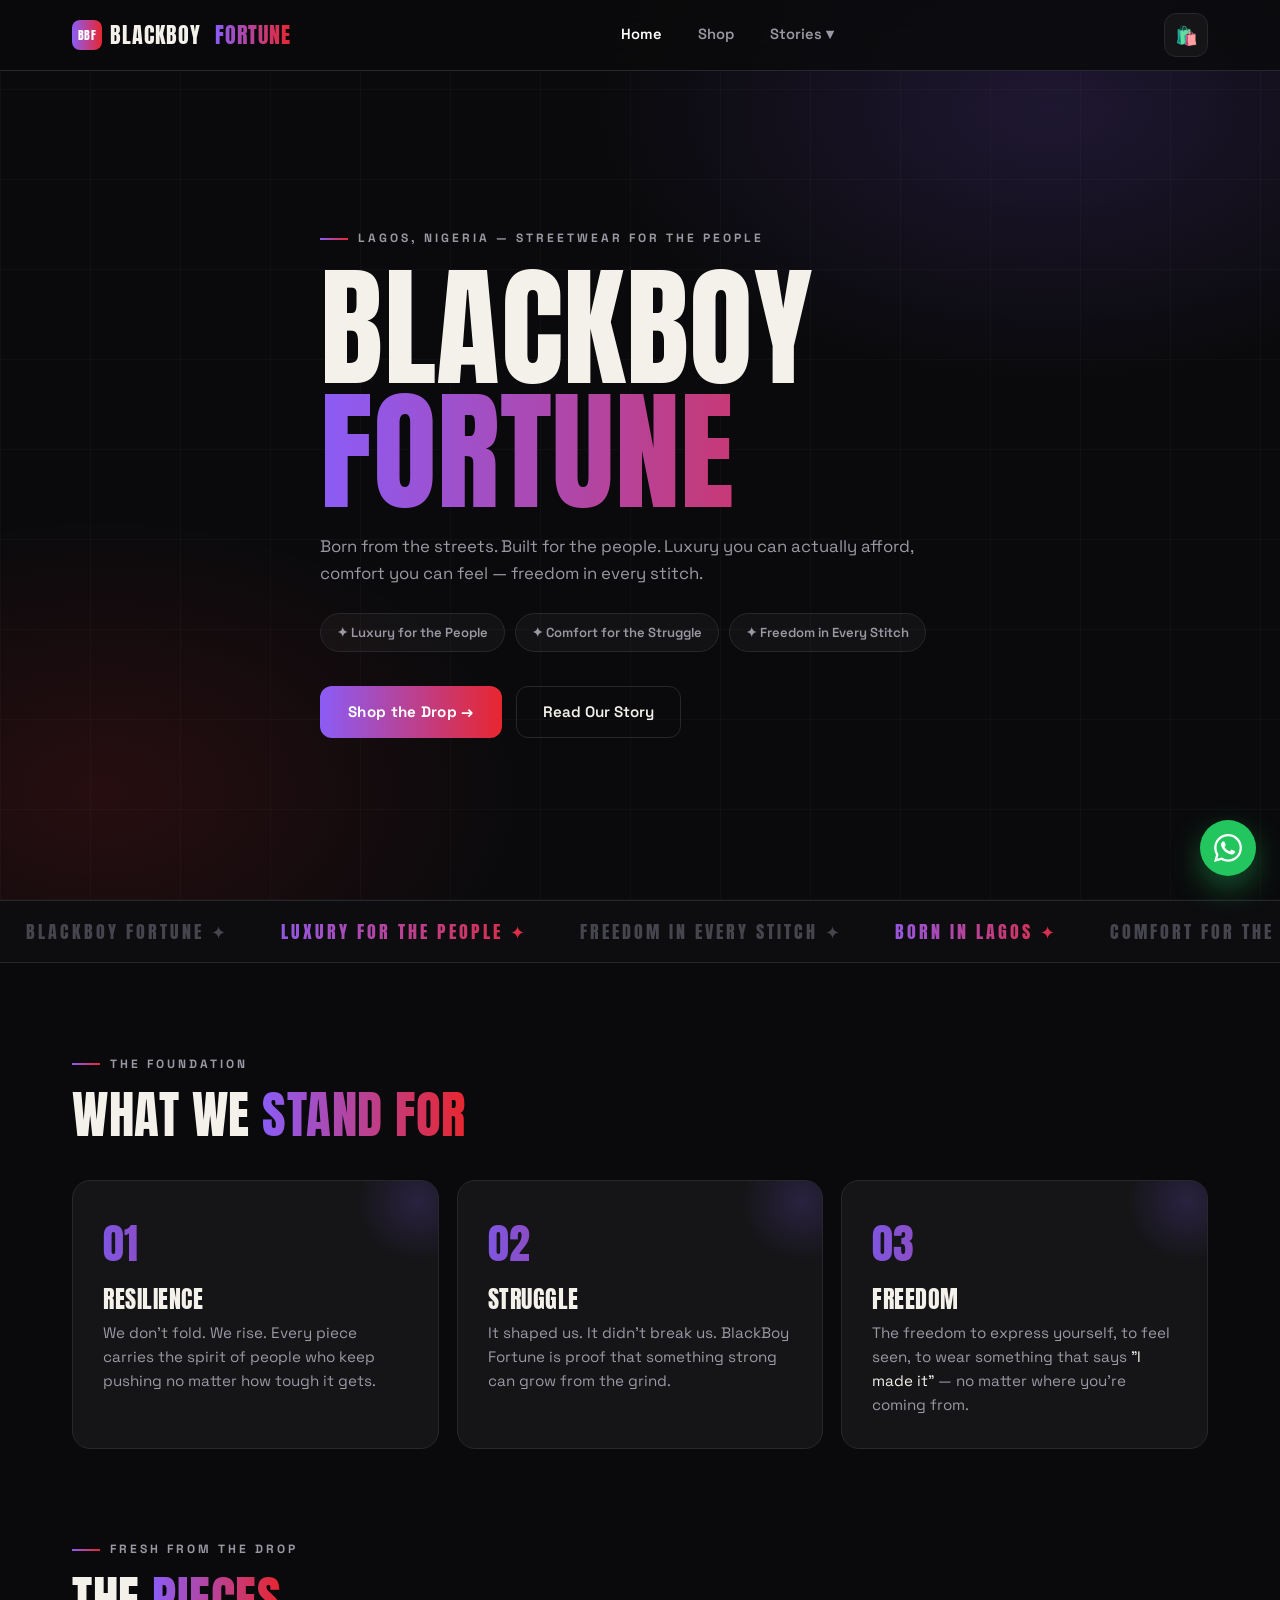
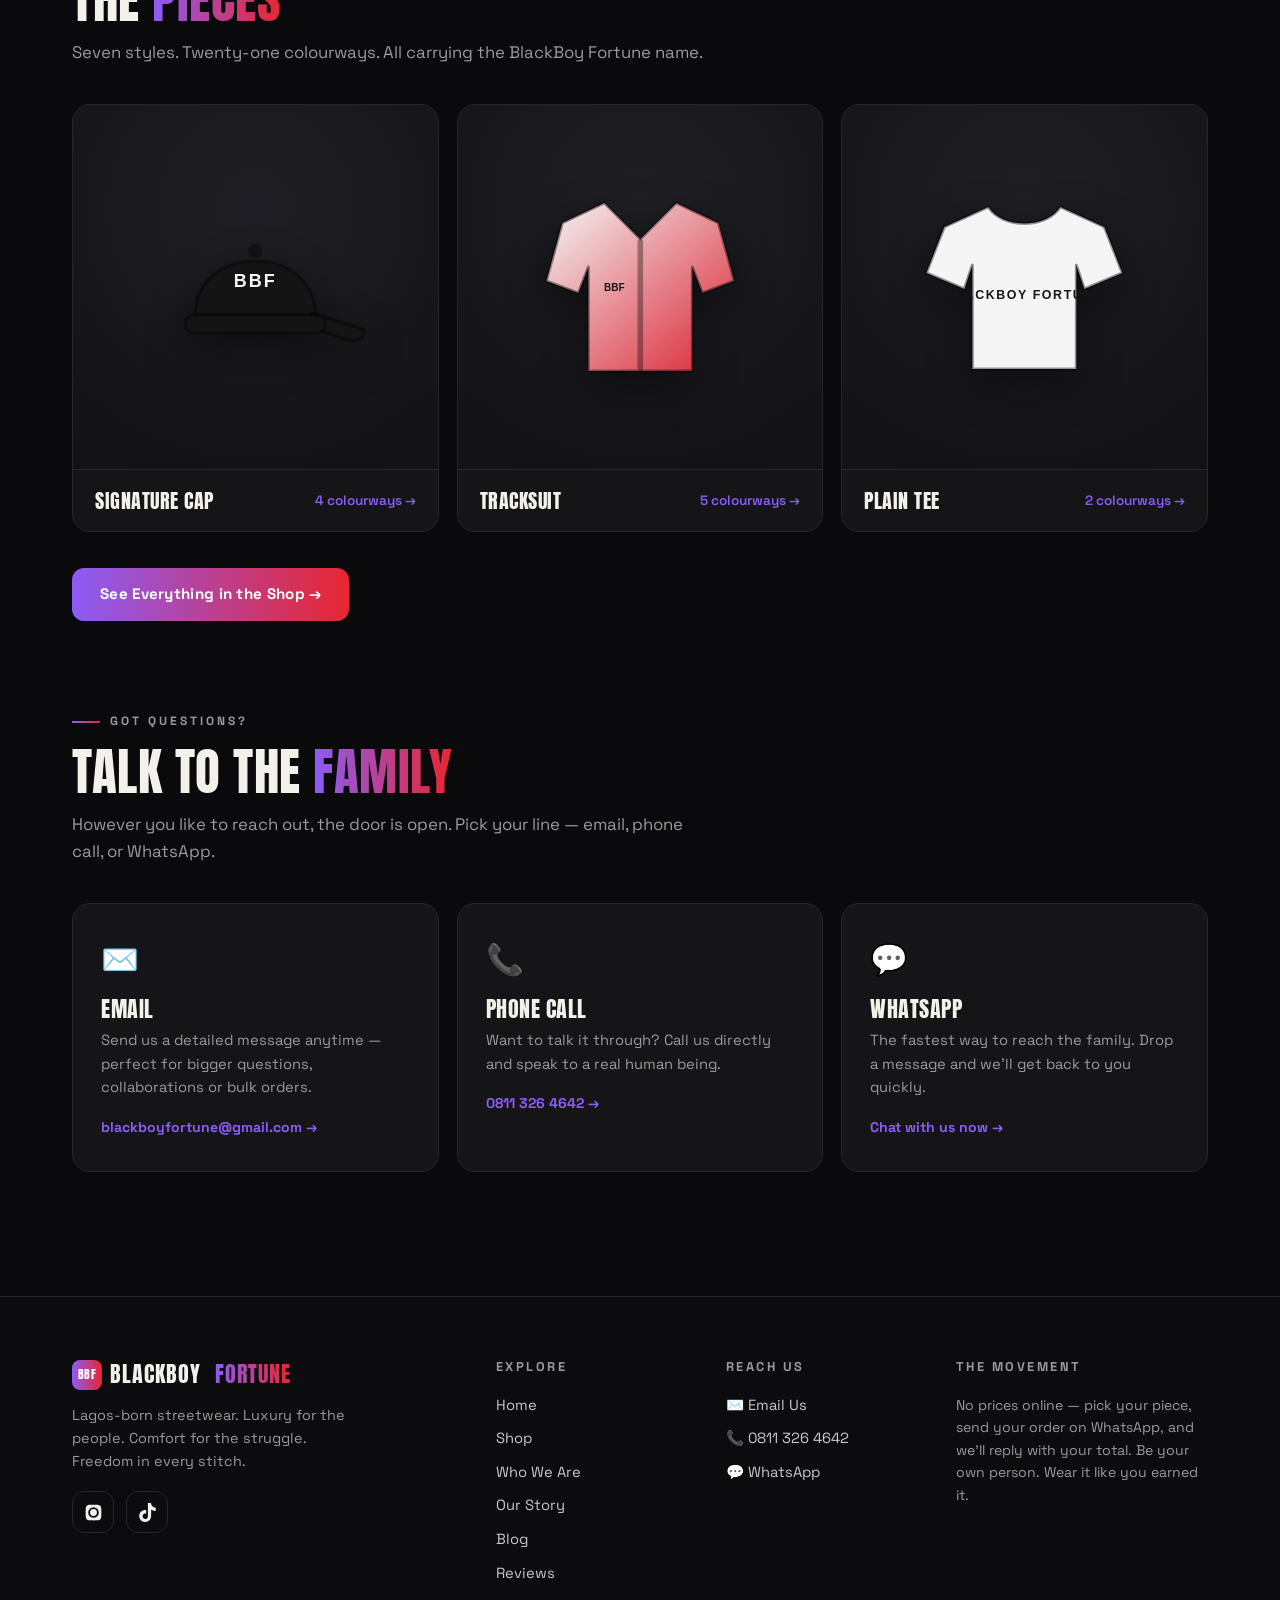
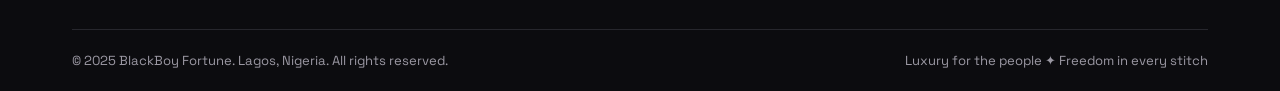
<file: index.html>
<!DOCTYPE html>
<html lang="en">
<head>
<meta charset="UTF-8">
<meta name="viewport" content="width=device-width, initial-scale=1.0">
<title>BlackBoy Fortune — Luxury For The People | Lagos Streetwear</title>
<meta name="description" content="BlackBoy Fortune — Lagos-born streetwear. Luxury you can actually afford. Caps, tracksuits, tees, sweaters & more. Order via WhatsApp.">
<link rel="preconnect" href="https://fonts.googleapis.com">
<link href="https://fonts.googleapis.com/css2?family=Anton&family=Space+Grotesk:wght@400;500;600;700&display=swap" rel="stylesheet">
<style>
:root{
  --bg:#0a0a0c; --bg2:#101013; --card:#151518; --card2:#1a1a1f; --line:#27272d;
  --text:#f4f1ea; --muted:#9b98a3;
  --purple:#8b5cf6; --red:#e8262f; --gold:#f5b301;
  --grad:linear-gradient(90deg,#8b5cf6,#e8262f);
}
*{margin:0;padding:0;box-sizing:border-box}
html{scroll-behavior:smooth}
body{background:var(--bg);color:var(--text);font-family:'Space Grotesk',sans-serif;line-height:1.6;overflow-x:hidden}
img,svg{display:block;max-width:100%}
a{color:inherit;text-decoration:none}
button{font-family:inherit;cursor:pointer}
.container{max-width:1180px;margin:0 auto;padding:0 22px}
h1,h2,h3,.anton{font-family:'Anton',sans-serif;font-weight:400;letter-spacing:.5px;line-height:1.05}
.kicker{display:inline-flex;align-items:center;gap:10px;font-size:.75rem;font-weight:700;letter-spacing:3px;text-transform:uppercase;color:var(--muted)}
.kicker::before{content:"";width:28px;height:2px;background:var(--grad)}
.h2{font-size:clamp(2rem,5vw,3.2rem);text-transform:uppercase;margin:14px 0 12px}
.grad-text{background:var(--grad);-webkit-background-clip:text;background-clip:text;color:transparent}
.lead{color:var(--muted);font-size:1.05rem;max-width:640px}
section.block{padding:84px 0}

/* ---------- BUTTONS ---------- */
.btn{display:inline-flex;align-items:center;justify-content:center;gap:9px;background:var(--grad);color:#fff;font-weight:700;padding:14px 28px;border-radius:12px;border:none;font-size:.95rem;letter-spacing:.3px;transition:.2s}
.btn:hover{transform:translateY(-2px);box-shadow:0 12px 30px rgba(139,92,246,.35)}
.btn-ghost{display:inline-flex;align-items:center;justify-content:center;gap:9px;background:transparent;border:1px solid var(--line);color:var(--text);font-weight:600;padding:13px 26px;border-radius:12px;font-size:.95rem;transition:.2s}
.btn-ghost:hover{border-color:var(--purple);color:#fff;transform:translateY(-2px)}
.btn-block{width:100%}

/* ---------- HEADER ---------- */
header{position:fixed;top:0;left:0;right:0;z-index:100;background:rgba(10,10,12,.82);backdrop-filter:blur(14px);border-bottom:1px solid var(--line)}
.nav-inner{display:flex;align-items:center;justify-content:space-between;height:70px}
.logo{font-family:'Anton',sans-serif;font-size:1.35rem;letter-spacing:1px;display:flex;align-items:center;gap:8px}
.logo b{background:var(--grad);-webkit-background-clip:text;background-clip:text;color:transparent;font-weight:400}
.logo .mark{width:30px;height:30px;border-radius:8px;background:var(--grad);display:grid;place-items:center;font-size:.72rem;color:#fff;letter-spacing:.5px}
nav.desktop{display:flex;align-items:center;gap:6px}
nav.desktop>a,.nav-item>a{padding:9px 15px;border-radius:9px;font-size:.92rem;font-weight:600;color:var(--muted);transition:.2s;display:block}
nav.desktop>a:hover,.nav-item>a:hover{color:#fff;background:#1b1b20}
nav.desktop>a.active,.nav-item>a.active,.dd-menu a.active{color:#fff}
.nav-item{position:relative}
.dd-menu{position:absolute;top:calc(100% + 6px);left:50%;transform:translateX(-50%) translateY(8px);background:#141417;border:1px solid var(--line);border-radius:14px;min-width:200px;padding:8px;opacity:0;visibility:hidden;transition:.2s;box-shadow:0 24px 50px rgba(0,0,0,.55)}
.nav-item:hover .dd-menu,.nav-item.open .dd-menu{opacity:1;visibility:visible;transform:translateX(-50%) translateY(0)}
.dd-menu a{display:flex;align-items:center;gap:10px;padding:10px 14px;border-radius:9px;color:var(--muted);font-size:.92rem;font-weight:600;transition:.15s}
.dd-menu a:hover{background:#1f1f24;color:#fff}
.dd-menu a span{opacity:.55;font-size:.8rem}
.nav-right{display:flex;align-items:center;gap:12px}
.cart-btn{position:relative;background:var(--card);border:1px solid var(--line);color:var(--text);width:44px;height:44px;border-radius:12px;display:grid;place-items:center;font-size:1.15rem;transition:.2s}
.cart-btn:hover{border-color:var(--purple);transform:translateY(-1px)}
.cart-count{position:absolute;top:-7px;right:-7px;min-width:20px;height:20px;padding:0 5px;border-radius:99px;background:var(--grad);color:#fff;font-size:.7rem;font-weight:700;display:none;place-items:center;animation:pop .25s}
@keyframes pop{50%{transform:scale(1.35)}}
.hamburger{display:none;background:none;border:none;width:44px;height:44px;position:relative;z-index:110}
.hamburger span{position:absolute;left:10px;right:10px;height:2px;background:var(--text);border-radius:2px;transition:.3s}
.hamburger span:nth-child(1){top:15px}.hamburger span:nth-child(2){top:22px}.hamburger span:nth-child(3){top:29px}
body.menu-open .hamburger span:nth-child(1){top:22px;transform:rotate(45deg)}
body.menu-open .hamburger span:nth-child(2){opacity:0}
body.menu-open .hamburger span:nth-child(3){top:22px;transform:rotate(-45deg)}

/* ---------- MOBILE MENU ---------- */
.mobile-menu{position:fixed;inset:0;top:70px;z-index:99;background:#0b0b0e;padding:34px 26px;display:flex;flex-direction:column;gap:4px;transform:translateX(105%);transition:.35s;overflow-y:auto}
body.menu-open .mobile-menu{transform:none}
.mobile-menu a.mlink{font-family:'Anton',sans-serif;font-size:1.9rem;padding:10px 0;text-transform:uppercase;color:var(--text);border-bottom:1px solid var(--line)}
.mobile-menu a.mlink.active{background:var(--grad);-webkit-background-clip:text;background-clip:text;color:transparent}
.mm-label{margin-top:22px;font-size:.72rem;letter-spacing:3px;color:var(--muted);text-transform:uppercase;font-weight:700}
.mobile-menu a.msub{padding:12px 0;color:var(--muted);font-weight:600;border-bottom:1px solid var(--line);display:flex;justify-content:space-between}
.mm-contact{margin-top:28px;display:flex;flex-direction:column;gap:10px;font-size:.9rem;color:var(--muted)}
.mm-contact a{display:flex;gap:10px;align-items:center}

/* ---------- PAGES ---------- */
.page{display:none}
.page.active{display:block;animation:fade .4s}
@keyframes fade{from{opacity:0;transform:translateY(10px)}to{opacity:1;transform:none}}

/* ---------- HERO ---------- */
.hero{min-height:100svh;display:flex;align-items:center;position:relative;padding:130px 0 70px;overflow:hidden;
background:
 radial-gradient(700px 420px at 82% 12%,rgba(139,92,246,.16),transparent 65%),
 radial-gradient(640px 420px at 8% 88%,rgba(232,38,47,.13),transparent 65%),
 repeating-linear-gradient(90deg,rgba(255,255,255,.022) 0 1px,transparent 1px 90px),
 repeating-linear-gradient(0deg,rgba(255,255,255,.022) 0 1px,transparent 1px 90px),
 var(--bg)}
.hero h1{font-size:clamp(3.2rem,12vw,8.2rem);text-transform:uppercase;line-height:.94;margin:18px 0 20px}
.hero h1 .line2{display:block;background:var(--grad);-webkit-background-clip:text;background-clip:text;color:transparent}
.hero-chips{display:flex;flex-wrap:wrap;gap:10px;margin:26px 0 34px}
.chip{border:1px solid var(--line);background:rgba(255,255,255,.03);border-radius:99px;padding:8px 16px;font-size:.82rem;color:var(--muted);font-weight:600}
.hero-cta{display:flex;flex-wrap:wrap;gap:14px}

/* ---------- MARQUEE ---------- */
.marquee{overflow:hidden;border-block:1px solid var(--line);background:#0d0d10}
.marquee-track{display:flex;width:max-content;animation:scroll 26s linear infinite}
.marquee-track:hover{animation-play-state:paused}
.marquee-track span{font-family:'Anton',sans-serif;font-size:1.15rem;letter-spacing:3px;padding:16px 26px;white-space:nowrap;color:#45454d;text-transform:uppercase}
.marquee-track span.hl{background:var(--grad);-webkit-background-clip:text;background-clip:text;color:transparent}
@keyframes scroll{to{transform:translateX(-50%)}}

/* ---------- VALUES / CARDS ---------- */
.val-grid{display:grid;grid-template-columns:repeat(3,1fr);gap:18px;margin-top:38px}
.val-card{background:var(--card);border:1px solid var(--line);border-radius:18px;padding:30px;transition:.25s;position:relative;overflow:hidden}
.val-card:hover{transform:translateY(-5px);border-color:#3a3a42}
.val-card .num{font-family:'Anton',sans-serif;font-size:2.6rem;background:var(--grad);-webkit-background-clip:text;background-clip:text;color:transparent;opacity:.9}
.val-card h3{font-size:1.5rem;text-transform:uppercase;margin:10px 0 8px}
.val-card p{color:var(--muted);font-size:.95rem}
.val-card::after{content:"";position:absolute;top:-40px;right:-40px;width:120px;height:120px;border-radius:50%;background:radial-gradient(circle,rgba(139,92,246,.18),transparent 70%)}

/* ---------- FEATURED ---------- */
.feat-grid{display:grid;grid-template-columns:repeat(3,1fr);gap:18px;margin-top:38px}
.feat-card{background:var(--card);border:1px solid var(--line);border-radius:18px;overflow:hidden;transition:.25s;display:block}
.feat-card:hover{transform:translateY(-5px);border-color:var(--purple)}
.feat-info{padding:20px 22px;display:flex;justify-content:space-between;align-items:center;gap:10px}
.feat-info h3{font-size:1.25rem;text-transform:uppercase}
.feat-info span{color:var(--purple);font-size:.85rem;font-weight:600;white-space:nowrap}

/* ---------- PRODUCT VISUAL ---------- */
.product-visual{aspect-ratio:1/1;display:grid;place-items:center;background:radial-gradient(circle at 50% 28%,#1e1e24,#121215);border-bottom:1px solid var(--line)}
.product-visual svg{width:66%;height:66%;filter:drop-shadow(0 14px 22px rgba(0,0,0,.45))}

/* ---------- ENQUIRY (HOME) ---------- */
.enq-grid{display:grid;grid-template-columns:repeat(3,1fr);gap:18px;margin-top:38px}
.enq-card{background:var(--card);border:1px solid var(--line);border-radius:18px;padding:32px 28px;transition:.25s;display:block}
.enq-card:hover{transform:translateY(-5px);border-color:var(--purple);box-shadow:0 18px 40px rgba(0,0,0,.35)}
.enq-card .ico{font-size:1.9rem}
.enq-card h3{font-size:1.35rem;text-transform:uppercase;margin:14px 0 8px}
.enq-card p{color:var(--muted);font-size:.92rem}
.enq-card .go{display:inline-block;margin-top:16px;color:var(--purple);font-weight:700;font-size:.88rem}

/* ---------- PAGE HERO (inner pages) ---------- */
.phero{padding:150px 0 60px;position:relative;overflow:hidden;
background:radial-gradient(600px 340px at 85% 0%,rgba(139,92,246,.14),transparent 65%),radial-gradient(500px 320px at 5% 100%,rgba(232,38,47,.1),transparent 65%),var(--bg)}
.phero h1{font-size:clamp(2.6rem,7vw,4.6rem);text-transform:uppercase;margin:14px 0 14px}

/* ---------- SHOP ---------- */
.how-strip{display:grid;grid-template-columns:repeat(3,1fr);gap:14px;margin:34px 0 10px}
.how{background:var(--card);border:1px solid var(--line);border-radius:14px;padding:18px 20px;display:flex;gap:14px;align-items:center}
.how b{font-family:'Anton',sans-serif;font-size:1.5rem;background:var(--grad);-webkit-background-clip:text;background-clip:text;color:transparent}
.how p{font-size:.86rem;color:var(--muted);line-height:1.45}
.filters{display:flex;flex-wrap:wrap;gap:10px;margin:30px 0 8px}
.filter-chip{background:var(--card);border:1px solid var(--line);color:var(--muted);padding:9px 18px;border-radius:99px;font-size:.85rem;font-weight:600;transition:.2s}
.filter-chip.on{background:var(--grad);color:#fff;border-color:transparent}
.filter-chip:hover{color:#fff}
.shop-grid{display:grid;grid-template-columns:repeat(3,1fr);gap:20px;margin-top:28px}
.product-card{background:var(--card);border:1px solid var(--line);border-radius:18px;overflow:hidden;transition:.25s;display:flex;flex-direction:column}
.product-card:hover{transform:translateY(-5px);border-color:#3a3a42;box-shadow:0 20px 44px rgba(0,0,0,.4)}
.product-info{padding:20px 22px 24px;display:flex;flex-direction:column;gap:12px;flex:1}
.product-info h3{font-size:1.3rem;text-transform:uppercase}
.product-tag{color:var(--muted);font-size:.86rem;margin-top:-6px}
.swatches{display:flex;flex-wrap:wrap;gap:9px}
.swatch{width:24px;height:24px;border-radius:50%;border:1px solid rgba(255,255,255,.18);transition:.15s}
.swatch.sel{box-shadow:0 0 0 2px var(--bg),0 0 0 4px var(--purple);transform:scale(1.08)}
.color-name{font-size:.82rem;color:var(--muted)}
.color-name .cn{color:var(--text);font-weight:600}
.card-row{display:flex;gap:12px;align-items:center;margin-top:auto}
.qty-step{display:inline-flex;align-items:center;border:1px solid var(--line);border-radius:10px;overflow:hidden;background:#101014}
.qty-step button{width:34px;height:42px;background:none;border:none;color:var(--muted);font-size:1.15rem;transition:.15s}
.qty-step button:hover{color:#fff;background:#1d1d23}
.qty-step input{width:44px;height:42px;background:transparent;border:none;color:var(--text);text-align:center;font-weight:700;font-family:inherit;font-size:.95rem;outline:none}
.qty-step input::-webkit-outer-spin-button,.qty-step input::-webkit-inner-spin-button{-webkit-appearance:none;margin:0}
.qty-step input{appearance:textfield;-moz-appearance:textfield}
.qty-step.sm button{width:28px;height:30px;font-size:1rem}
.qty-step.sm span{min-width:30px;text-align:center;font-weight:700;font-size:.9rem}
.add-btn{flex:1;padding:12px 10px;font-size:.9rem}
.price-note{margin-top:26px;background:linear-gradient(135deg,rgba(139,92,246,.1),rgba(232,38,47,.1));border:1px solid #2c2c34;border-radius:14px;padding:18px 22px;color:var(--muted);font-size:.92rem}
.price-note b{color:var(--text)}

/* ---------- STORY PAGES ---------- */
.prose{max-width:760px}
.prose p{color:#c9c6cf;margin:18px 0;font-size:1.03rem}
.prose p b{color:var(--text)}
.statement{background:linear-gradient(135deg,rgba(139,92,246,.12),rgba(232,38,47,.12));border:1px solid #2c2c34;border-radius:20px;padding:clamp(28px,5vw,54px);text-align:center;margin:44px 0}
.statement .small{color:var(--muted);font-size:.95rem;margin-bottom:14px}
.statement h2{font-size:clamp(1.5rem,4.4vw,2.7rem);text-transform:uppercase;line-height:1.15}
.pull{font-family:'Anton',sans-serif;font-size:clamp(1.5rem,4vw,2.5rem);line-height:1.25;text-transform:uppercase;max-width:820px;margin:44px 0}
.pull em{font-style:normal;background:var(--grad);-webkit-background-clip:text;background-clip:text;color:transparent}
.color-dots{display:flex;flex-wrap:wrap;gap:22px;margin:30px 0 8px}
.cd{display:flex;align-items:center;gap:10px;font-size:.88rem;color:var(--muted);font-weight:600}
.cd i{width:26px;height:26px;border-radius:50%;border:1px solid rgba(255,255,255,.2);display:block}
.cta-row{display:flex;flex-wrap:wrap;gap:14px;margin-top:36px}

/* ---------- BLOG ---------- */
.blog-list{display:flex;flex-direction:column;gap:18px;margin-top:40px}
.blog-post{background:var(--card);border:1px solid var(--line);border-radius:18px;padding:30px;transition:.2s}
.blog-post.open{border-color:#3a3a42}
.blog-meta{display:flex;flex-wrap:wrap;align-items:center;gap:12px;font-size:.78rem;color:var(--muted);margin-bottom:12px}
.blog-cat{background:var(--grad);color:#fff;padding:4px 12px;border-radius:99px;font-weight:700;letter-spacing:1px;text-transform:uppercase;font-size:.68rem}
.blog-post h3{font-size:clamp(1.3rem,3vw,1.7rem);text-transform:uppercase;margin-bottom:10px}
.blog-ex{color:var(--muted);font-size:.97rem}
.blog-body{display:none;margin-top:16px;border-top:1px solid var(--line);padding-top:16px}
.blog-post.open .blog-body{display:block}
.blog-body p{color:#c9c6cf;margin:12px 0;font-size:.98rem}
.read-more{background:none;border:none;color:var(--purple);font-weight:700;font-size:.9rem;margin-top:14px;padding:0}
.read-more:hover{text-decoration:underline}

/* ---------- REVIEWS ---------- */
.rev-summary{display:flex;flex-wrap:wrap;align-items:center;gap:16px;margin:26px 0 8px}
.rev-summary .score{font-family:'Anton',sans-serif;font-size:3.2rem;background:var(--grad);-webkit-background-clip:text;background-clip:text;color:transparent}
.stars{color:var(--gold);letter-spacing:3px;font-size:1.05rem}
.rev-grid{display:grid;grid-template-columns:repeat(2,1fr);gap:18px;margin-top:38px}
.rev-card{background:var(--card);border:1px solid var(--line);border-radius:18px;padding:28px;transition:.2s;position:relative}
.rev-card:hover{transform:translateY(-4px);border-color:#3a3a42}
.rev-card .qmark{position:absolute;top:14px;right:22px;font-family:'Anton',sans-serif;font-size:3.4rem;color:#2a2a31;line-height:1}
.rev-card p{color:#c9c6cf;font-size:.97rem;margin:14px 0 20px}
.rev-who{display:flex;align-items:center;gap:13px}
.avatar{width:46px;height:46px;border-radius:50%;background:var(--grad);display:grid;place-items:center;font-weight:700;font-size:.85rem;color:#fff;flex-shrink:0}
.rev-who b{display:block;font-size:.95rem}
.rev-who span{color:var(--muted);font-size:.8rem}

/* ---------- CART DRAWER ---------- */
.drawer-overlay{position:fixed;inset:0;background:rgba(0,0,0,.6);backdrop-filter:blur(3px);z-index:90;opacity:0;visibility:hidden;transition:.3s}
body.drawer-open .drawer-overlay{opacity:1;visibility:visible}
.cart-drawer{position:fixed;top:0;right:0;bottom:0;width:min(430px,100%);background:#101013;border-left:1px solid var(--line);z-index:95;transform:translateX(105%);transition:.35s cubic-bezier(.4,0,.2,1);display:flex;flex-direction:column}
body.drawer-open .cart-drawer{transform:none}
.drawer-head{display:flex;align-items:center;justify-content:space-between;padding:22px 24px;border-bottom:1px solid var(--line)}
.drawer-head h3{font-size:1.4rem;text-transform:uppercase}
.drawer-head h3 span{color:var(--muted);font-family:'Space Grotesk';font-size:.95rem;font-weight:600}
.icon-btn{background:var(--card);border:1px solid var(--line);color:var(--text);width:38px;height:38px;border-radius:10px;font-size:1rem}
.icon-btn:hover{border-color:var(--red)}
.drawer-note{margin:16px 24px 0;background:linear-gradient(135deg,rgba(139,92,246,.12),rgba(232,38,47,.12));border:1px solid #2c2c34;border-radius:12px;padding:12px 16px;font-size:.83rem;color:var(--muted)}
.drawer-note b{color:var(--text)}
.drawer-items{flex:1;overflow-y:auto;padding:18px 24px;display:flex;flex-direction:column;gap:14px}
.cart-item{display:flex;align-items:center;gap:14px;background:var(--card);border:1px solid var(--line);border-radius:14px;padding:14px}
.ci-dot{width:38px;height:38px;border-radius:10px;border:1px solid rgba(255,255,255,.15);flex-shrink:0}
.ci-info{flex:1}
.ci-info strong{display:block;font-size:.95rem}
.ci-color{font-size:.78rem;color:var(--muted)}
.ci-info .qty-step{margin-top:8px}
.ci-remove{background:none;border:none;color:var(--muted);font-size:.95rem;align-self:flex-start;padding:4px}
.ci-remove:hover{color:var(--red)}
.cart-empty{text-align:center;color:var(--muted);padding:50px 10px;display:flex;flex-direction:column;align-items:center;gap:16px}
.ce-icon{font-size:2.6rem}
.drawer-foot{padding:20px 24px 24px;border-top:1px solid var(--line);display:flex;flex-direction:column;gap:11px}
.drawer-total{display:flex;justify-content:space-between;font-size:.92rem;color:var(--muted)}
.drawer-total strong{color:var(--text);font-size:1.05rem}
.enq-btn{border-color:#2c2c34}

/* ---------- FLOAT WA + TOAST ---------- */
.wa-float{position:fixed;bottom:24px;right:24px;z-index:60;width:56px;height:56px;border-radius:50%;background:#22c55e;display:grid;place-items:center;box-shadow:0 12px 30px rgba(34,197,94,.4);transition:.2s}
.wa-float:hover{transform:scale(1.08)}
.wa-float svg{width:28px;height:28px;fill:#fff}
#toast{position:fixed;left:50%;bottom:30px;transform:translateX(-50%) translateY(20px);background:#1b1b20;border:1px solid #34343c;color:#fff;padding:13px 22px;border-radius:12px;font-size:.9rem;font-weight:600;z-index:120;opacity:0;visibility:hidden;transition:.3s;box-shadow:0 16px 40px rgba(0,0,0,.5);max-width:92vw;text-align:center}
#toast.show{opacity:1;visibility:visible;transform:translateX(-50%) translateY(0)}

/* ---------- FOOTER ---------- */
footer{background:#0c0c0f;border-top:1px solid var(--line);margin-top:40px}
.foot-grid{display:grid;grid-template-columns:2fr 1fr 1fr 1.3fr;gap:36px;padding:60px 0 44px}
.foot-brand p{color:var(--muted);font-size:.9rem;margin-top:12px;max-width:280px}
footer h4{font-size:.8rem;letter-spacing:2.5px;text-transform:uppercase;color:var(--muted);margin-bottom:16px}
.foot-links{display:flex;flex-direction:column;gap:10px}
.foot-links a{color:#c9c6cf;font-size:.92rem;transition:.15s}
.foot-links a:hover{color:var(--purple)}
.foot-contact{display:flex;flex-direction:column;gap:10px;font-size:.9rem;color:#c9c6cf}
.socials{display:flex;gap:12px;margin-top:18px}
.socials a{width:42px;height:42px;border-radius:12px;border:1px solid var(--line);display:grid;place-items:center;transition:.2s}
.socials a:hover{border-color:var(--purple);transform:translateY(-3px)}
.socials svg{width:19px;height:19px;fill:var(--text)}
.foot-bottom{border-top:1px solid var(--line);padding:20px 0;display:flex;flex-wrap:wrap;justify-content:space-between;gap:10px;color:var(--muted);font-size:.82rem}

/* ---------- RESPONSIVE ---------- */
@media(max-width:960px){
  nav.desktop{display:none}
  .hamburger{display:block}
  .val-grid,.feat-grid,.enq-grid,.how-strip,.shop-grid{grid-template-columns:repeat(2,1fr)}
  .rev-grid{grid-template-columns:1fr}
  .foot-grid{grid-template-columns:1fr 1fr}
}
@media(max-width:620px){
  .val-grid,.feat-grid,.enq-grid,.how-strip,.shop-grid{grid-template-columns:1fr}
  .foot-grid{grid-template-columns:1fr;gap:28px}
  section.block{padding:60px 0}
}
</style>
</head>
<body>

<!-- ============ HEADER ============ -->
<header>
  <div class="container nav-inner">
    <a href="#/home" class="logo"><span class="mark">BBF</span>BLACKBOY&nbsp;<b>FORTUNE</b></a>
    <nav class="desktop">
      <a href="#/home" data-nav="home">Home</a>
      <a href="#/shop" data-nav="shop">Shop</a>
      <div class="nav-item" id="stories-item">
        <a href="#/" id="stories-toggle">Stories ▾</a>
        <div class="dd-menu">
          <a href="#/who-we-are" data-nav="who-we-are">Who We Are <span>→</span></a>
          <a href="#/our-story" data-nav="our-story">Our Story <span>→</span></a>
          <a href="#/blog" data-nav="blog">Blog <span>→</span></a>
          <a href="#/reviews" data-nav="reviews">Reviews <span>→</span></a>
        </div>
      </div>
    </nav>
    <div class="nav-right">
      <button class="cart-btn" id="cart-open" aria-label="Open cart">🛍️<span class="cart-count" id="cart-count">0</span></button>
      <button class="hamburger" id="hamburger" aria-label="Menu"><span></span><span></span><span></span></button>
    </div>
  </div>
</header>

<!-- ============ MOBILE MENU ============ -->
<div class="mobile-menu" id="mobile-menu">
  <a class="mlink" href="#/home" data-nav="home">Home</a>
  <a class="mlink" href="#/shop" data-nav="shop">Shop</a>
  <div class="mm-label">Stories</div>
  <a class="msub" href="#/who-we-are" data-nav="who-we-are">Who We Are <span>→</span></a>
  <a class="msub" href="#/our-story" data-nav="our-story">Our Story <span>→</span></a>
  <a class="msub" href="#/blog" data-nav="blog">Blog <span>→</span></a>
  <a class="msub" href="#/reviews" data-nav="reviews">Reviews <span>→</span></a>
  <div class="mm-contact">
    <a href="mailto:blackboyfortune@gmail.com">✉️ blackboyfortune@gmail.com</a>
    <a href="tel:+2348113264642">📞 0811 326 4642</a>
  </div>
</div>

<main>
<!-- ============ HOME ============ -->
<section class="page" id="page-home">
  <div class="hero">
    <div class="container">
      <span class="kicker">Lagos, Nigeria — Streetwear For The People</span>
      <h1>Blackboy<span class="line2">Fortune</span></h1>
      <p class="lead">Born from the streets. Built for the people. Luxury you can actually afford, comfort you can feel — freedom in every stitch.</p>
      <div class="hero-chips">
        <span class="chip">✦ Luxury for the People</span>
        <span class="chip">✦ Comfort for the Struggle</span>
        <span class="chip">✦ Freedom in Every Stitch</span>
      </div>
      <div class="hero-cta">
        <a class="btn" href="#/shop">Shop the Drop →</a>
        <a class="btn-ghost" href="#/our-story">Read Our Story</a>
      </div>
    </div>
  </div>

  <div class="marquee">
    <div class="marquee-track" id="marquee"></div>
  </div>

  <section class="block">
    <div class="container">
      <span class="kicker">The Foundation</span>
      <h2 class="h2">What We <span class="grad-text">Stand For</span></h2>
      <div class="val-grid">
        <div class="val-card"><div class="num">01</div><h3>Resilience</h3><p>We don't fold. We rise. Every piece carries the spirit of people who keep pushing no matter how tough it gets.</p></div>
        <div class="val-card"><div class="num">02</div><h3>Struggle</h3><p>It shaped us. It didn't break us. BlackBoy Fortune is proof that something strong can grow from the grind.</p></div>
        <div class="val-card"><div class="num">03</div><h3>Freedom</h3><p>The freedom to express yourself, to feel seen, to wear something that says <em style="font-style:normal;color:var(--text)">"I made it"</em> — no matter where you're coming from.</p></div>
      </div>
    </div>
  </section>

  <section class="block" style="padding-top:0">
    <div class="container">
      <span class="kicker">Fresh From The Drop</span>
      <h2 class="h2">The <span class="grad-text">Pieces</span></h2>
      <p class="lead">Seven styles. Twenty-one colourways. All carrying the BlackBoy Fortune name.</p>
      <div class="feat-grid" id="home-featured"></div>
      <div class="cta-row"><a class="btn" href="#/shop">See Everything in the Shop →</a></div>
    </div>
  </section>

  <section class="block" style="padding-top:0">
    <div class="container">
      <span class="kicker">Got Questions?</span>
      <h2 class="h2">Talk to the <span class="grad-text">Family</span></h2>
      <p class="lead">However you like to reach out, the door is open. Pick your line — email, phone call, or WhatsApp.</p>
      <div class="enq-grid">
        <a class="enq-card" href="mailto:blackboyfortune@gmail.com?subject=Enquiry%20—%20BlackBoy%20Fortune">
          <div class="ico">✉️</div><h3>Email</h3>
          <p>Send us a detailed message anytime — perfect for bigger questions, collaborations or bulk orders.</p>
          <span class="go">blackboyfortune@gmail.com →</span>
        </a>
        <a class="enq-card" href="tel:+2348113264642">
          <div class="ico">📞</div><h3>Phone Call</h3>
          <p>Want to talk it through? Call us directly and speak to a real human being.</p>
          <span class="go">0811 326 4642 →</span>
        </a>
        <a class="enq-card" href="https://wa.me/2348113264642?text=Hello%20BlackBoy%20Fortune!%20I%20have%20an%20enquiry." target="_blank" rel="noopener">
          <div class="ico">💬</div><h3>WhatsApp</h3>
          <p>The fastest way to reach the family. Drop a message and we'll get back to you quickly.</p>
          <span class="go">Chat with us now →</span>
        </a>
      </div>
    </div>
  </section>
</section>

<!-- ============ SHOP ============ -->
<section class="page" id="page-shop">
  <div class="phero"><div class="container">
    <span class="kicker">The Shop</span>
    <h1>Pick Your <span class="grad-text">Piece</span></h1>
    <p class="lead">7 styles • 21 colourways — every piece carrying the BlackBoy Fortune logo.</p>
    <div class="how-strip">
      <div class="how"><b>1</b><p><b style="color:var(--text)">Pick &amp; choose</b><br>Select your merch and colourway.</p></div>
      <div class="how"><b>2</b><p><b style="color:var(--text)">Add to cart</b><br>Stack up everything you want.</p></div>
      <div class="how"><b>3</b><p><b style="color:var(--text)">Order on WhatsApp</b><br>We reply with the total price for your order.</p></div>
    </div>
    <div class="price-note">💸 <b>No prices shown online.</b> Add your pieces to the cart, tap <b>Order</b>, and we'll respond on WhatsApp with the price of your total order. Just have a question? Tap <b>Enquiry</b> instead — same number, no pressure.</div>
    <div class="filters">
      <button class="filter-chip on" data-filter="all">All</button>
      <button class="filter-chip" data-filter="caps">Caps</button>
      <button class="filter-chip" data-filter="tees">T-Shirts</button>
      <button class="filter-chip" data-filter="sweaters">Sweaters</button>
      <button class="filter-chip" data-filter="tracksuits">Tracksuits</button>
      <button class="filter-chip" data-filter="sleeveless">Sleeveless</button>
    </div>
  </div></div>
  <div class="container" style="padding-bottom:80px">
    <div class="shop-grid" id="shop-grid"></div>
  </div>
</section>

<!-- ============ WHO WE ARE ============ -->
<section class="page" id="page-who-we-are">
  <div class="phero"><div class="container">
    <span class="kicker">Who We Are</span>
    <h1>Step Into the <span class="grad-text">Movement</span></h1>
    <p class="lead">Blackboy Fortune was born from one simple idea: <b style="color:var(--text)">freedom.</b></p>
  </div></div>
  <section class="block" style="padding-top:40px"><div class="container">
    <div class="prose">
      <span class="kicker">Founded by Fortune</span>
      <h2 class="h2" style="font-size:clamp(1.6rem,3.6vw,2.3rem)">For the People on the Streets</h2>
      <p>Founded by Fortune, the brand was created for the people on the streets — for everyone who works hard but never sees themselves reflected in luxury fashion. Blackboy Fortune exists to change that. Every piece is made so that anyone who puts in the work can afford to wear it, without compromising on quality or style.</p>
      <p>At its core, the brand stands for <b>resilience, struggle, and freedom</b> — the freedom to express yourself, no matter where you're coming from. It's about bringing luxury and comfort to a community that's often priced out of it, and proving that style shouldn't be reserved for the few.</p>
    </div>
    <div class="prose" style="margin-top:44px">
      <span class="kicker">The Colours</span>
      <h2 class="h2" style="font-size:clamp(1.6rem,3.6vw,2.3rem)">Life Lived in Full Colour</h2>
      <p>Inspired by the culture and the "big dogs" shaping the fashion industry, Blackboy Fortune was built to match that pace — while staying true to the streets that inspired it. From the bold black-and-white foundation to pops of purple, red, and white, every color and graphic tells a story: one of ambition, hustle, and life lived in full color.</p>
      <div class="color-dots">
        <span class="cd"><i style="background:#141414"></i>Black — the foundation</span>
        <span class="cd"><i style="background:#f5f5f5"></i>White — the clean slate</span>
        <span class="cd"><i style="background:#8b5cf6"></i>Purple — the ambition</span>
        <span class="cd"><i style="background:#e8262f"></i>Red — the fire</span>
      </div>
    </div>
    <div class="prose" style="margin-top:44px">
      <span class="kicker">One Family</span>
      <h2 class="h2" style="font-size:clamp(1.6rem,3.6vw,2.3rem)">This Is Your Brand Too</h2>
      <p>Blackboy Fortune isn't just for one type of person — it's for everybody. Young or old, as long as you work for it, this is your brand too. We're all one family.</p>
    </div>
    <div class="statement">
      <p class="small">The mission is simple: keep pushing, no matter how tough it gets, until the name is in lights.</p>
      <h2>"Till I see my name on the billboard — <span class="grad-text">Blackboy Fortune</span> — I'm not stopping."</h2>
    </div>
    <p class="pull">"Be your own person. Be creative. Put down whatever comes to your head — <em>it'll all make sense.</em>"</p>
    <div class="cta-row">
      <a class="btn" href="#/shop">Shop the Movement →</a>
      <a class="btn-ghost" href="#/our-story">Read Our Story</a>
    </div>
  </div></section>
</section>

<!-- ============ OUR STORY ============ -->
<section class="page" id="page-our-story">
  <div class="phero"><div class="container">
    <span class="kicker">Brand Statement</span>
    <h1>Welcome to the Era of <span class="grad-text">BlackBoy Fortune</span></h1>
    <p class="lead">BlackBoy Fortune was born from the streets.</p>
  </div></div>
  <section class="block" style="padding-top:40px"><div class="container">
    <div class="prose">
      <p>BlackBoy Fortune was born from the streets — from watching people grind, hustle, and survive without ever getting a taste of what luxury feels like. I wanted to change that. I wanted to create freedom for the people who've been overlooked, the ones who work every day and still can't afford to look sharp.</p>
      <p><b>So I built something for everyone.</b></p>
      <p>Luxury you can actually afford. Comfort you can feel. Style that speaks before you do. Every piece I make is for the young and the old, the ones on the block and the ones building empires — because we're all one family.</p>
    </div>
    <div class="val-grid" style="grid-template-columns:repeat(3,1fr)">
      <div class="val-card"><div class="num">01</div><h3>Resilience</h3><p>We don't fold. We rise.</p></div>
      <div class="val-card"><div class="num">02</div><h3>Struggle</h3><p>It shaped us. It didn't break us.</p></div>
      <div class="val-card"><div class="num">03</div><h3>Freedom</h3><p>The right to express yourself, to feel seen, to wear something that says <em style="font-style:normal;color:var(--text)">"I made it"</em> — even when the odds said I wouldn't.</p></div>
    </div>
    <div class="prose" style="margin-top:44px">
      <p>I'm not just building a brand. I'm building a way for my community to eat, to work, to grow. I want to stand among the big dogs — not to take from the culture, but to give back to it. To give us something we can wear, something we can be proud of, something we can build together.</p>
      <p>The first piece? It came from a simple idea: <b>everybody deserves to look sharp. Everybody deserves to feel like somebody.</b> And if you're willing to work, you should be able to afford it.</p>
    </div>
    <div class="statement">
      <h2>That's BlackBoy Fortune. <span class="grad-text">Luxury for the people.</span> Comfort for the struggle. Freedom in every stitch.</h2>
      <p class="small" style="margin:16px 0 0;font-size:1.05rem;color:var(--text);font-weight:700">Welcome to the family. 🤞</p>
    </div>
    <div class="cta-row">
      <a class="btn" href="#/shop">Start Shopping →</a>
      <a class="btn-ghost" href="#/who-we-are">Who We Are</a>
    </div>
  </div></section>
</section>

<!-- ============ BLOG ============ -->
<section class="page" id="page-blog">
  <div class="phero"><div class="container">
    <span class="kicker">The Journal</span>
    <h1>BBF <span class="grad-text">Blog</span></h1>
    <p class="lead">Stories from the grind — the brand, the culture, and the colours of the hustle. Straight from Lagos.</p>
  </div></div>
  <div class="container" style="padding-bottom:80px">
    <div class="blog-list">

      <article class="blog-post">
        <div class="blog-meta"><span class="blog-cat">Brand Story</span><span>Vol. 01 • Lagos</span></div>
        <h3>The First Drop: How BlackBoy Fortune Came to Life</h3>
        <p class="blog-ex">Every brand has a beginning. Ours started on the streets of Lagos — with one simple idea: everybody deserves to look sharp.</p>
        <div class="blog-body">
          <p>BlackBoy Fortune didn't start in a studio or an office. It started from watching. Watching people grind, hustle, and survive every single day without ever getting a taste of what luxury feels like. The traders, the students, the dreamers — the people who put in the most work were the ones priced out of looking the part.</p>
          <p>That didn't sit right. So the first piece was born from one simple idea: everybody deserves to look sharp. Everybody deserves to feel like somebody. And if you're willing to work, you should be able to afford it.</p>
          <p>The first drop was small, but the message was loud — quality you can feel, style that speaks before you do, and a name that stands for freedom. From the streets of Lagos to wherever you're reading this from: welcome to the era of BlackBoy Fortune.</p>
        </div>
        <button class="read-more">Read full story →</button>
      </article>

      <article class="blog-post">
        <div class="blog-meta"><span class="blog-cat">Mission</span><span>Vol. 02 • Lagos</span></div>
        <h3>Till the Name Is in Lights</h3>
        <p class="blog-ex">The mission is simple: keep pushing, no matter how tough it gets, until the name is in lights. This is what that looks like from the inside.</p>
        <div class="blog-body">
          <p>There's a picture we hold onto — a billboard, somewhere over the Lagos traffic, with two words on it: BLACKBOY FORTUNE. That picture is the mission.</p>
          <p>Building a brand from nothing isn't a smooth road. There are slow days, doubts, and moments where quitting looks easy. But resilience isn't a value we printed on a label — it's how the brand survives. We don't fold. We rise.</p>
          <p>Every order answered, every piece delivered, every person who wears the logo out in Lekki, Ipaja, Ikorodu or anywhere in the world — that's another step toward the billboard. And when we get there, it won't just be a win for the brand. It'll be a win for everybody who was ever told luxury wasn't for them.</p>
          <p>Keep pushing. The name is going up in lights. 🚀</p>
        </div>
        <button class="read-more">Read full story →</button>
      </article>

      <article class="blog-post">
        <div class="blog-meta"><span class="blog-cat">Design</span><span>Vol. 03 • Lagos</span></div>
        <h3>The Colours of the Hustle: Black, White, Purple &amp; Red</h3>
        <p class="blog-ex">Black and white is the foundation. Purple, red, and white are the sparks. Every colour on a BBF piece tells a story.</p>
        <div class="blog-body">
          <p>Every BlackBoy Fortune piece starts with the same foundation: black and white. Bold. Clean. Unbothered. It's the base every hustler stands on — no noise, no pretending.</p>
          <p>Then come the pops of colour. Purple for ambition — the colour of kings built from nothing. Red for the struggle and the fire that keeps you going when the odds say stop. White for freedom — a clean slate, a fresh start, room to become whoever you're working to be.</p>
          <p>No colour on a BlackBoy Fortune piece is random. Ambition, hustle, and life lived in full colour — that's the whole language. When you wear it, you're not just matching an outfit. You're saying something.</p>
        </div>
        <button class="read-more">Read full story →</button>
      </article>

      <article class="blog-post">
        <div class="blog-meta"><span class="blog-cat">Style Guide</span><span>Vol. 04 • Lagos</span></div>
        <h3>Lagos Streetwear Done Right: How to Wear BBF</h3>
        <p class="blog-ex">Cap and a clean tee. The full tracksuit. Sleeveless for the heat. Here's how the family wears it.</p>
        <div class="blog-body">
          <p>Streetwear in Lagos has its own rules — the heat is real, the moves are plenty, and the fit has to speak before you do. Here's how to run your BlackBoy Fortune pieces:</p>
          <p><b>The Everyday Hustle:</b> A plain BBF tee — black or white — with the logo doing the talking. Add the Signature Cap and you're set for anything the day throws at you.</p>
          <p><b>The Full Statement:</b> The tracksuit, head to toe. Purple &amp; White if you're feeling royal. Black &amp; Red if you came to be seen. Dark Blue &amp; Red for the ones who move in silence.</p>
          <p><b>Built for the Heat:</b> The sleeveless shirt was made for Lagos sun and Lagos energy. Black for the night moves, white for the daytime grind.</p>
          <p><b>Cool Evenings:</b> When the breeze picks up, the collar sweater — orange themed if you're bold — layers perfectly over a tee.</p>
          <p>However you wear it, one rule: wear it like you earned it. Because you did.</p>
        </div>
        <button class="read-more">Read full story →</button>
      </article>

      <article class="blog-post">
        <div class="blog-meta"><span class="blog-cat">Community</span><span>Vol. 05 • Lagos</span></div>
        <h3>Why There Are No Prices on Our Website</h3>
        <p class="blog-ex">Luxury you can actually afford shouldn't come with barriers. Here's how ordering works — straight, simple, human.</p>
        <div class="blog-body">
          <p>If you've shopped the site, you've noticed something different: no price tags. That's intentional.</p>
          <p>BlackBoy Fortune was built for people who've been priced out of luxury for too long. Instead of fixed numbers on a screen, we keep it human — you pick your pieces, send your order straight to us on WhatsApp, and we respond personally with the total for your order. Bulk order? Family order? Rep your set with five caps? Let's talk.</p>
          <p>It also means every order is a conversation, not a transaction. You ask, we answer. Got something on your mind? The same door is open — tap <b>Enquiry</b> in your cart, or reach us from the home page by email, phone call, or WhatsApp.</p>
          <p>Pick your piece. Add it to your cart. Tap Order. We've got you from there. Welcome to the family. 🤞</p>
        </div>
        <button class="read-more">Read full story →</button>
      </article>

    </div>
  </div>
</section>

<!-- ============ REVIEWS ============ -->
<section class="page" id="page-reviews">
  <div class="phero"><div class="container">
    <span class="kicker">Reviews</span>
    <h1>Word on the <span class="grad-text">Street</span></h1>
    <div class="rev-summary">
      <span class="score">5.0</span>
      <div><div class="stars">★★★★★</div><p style="color:var(--muted);font-size:.9rem">From our first customers across Lagos</p></div>
    </div>
  </div></div>
  <div class="container" style="padding-bottom:80px">
    <div class="rev-grid">

      <div class="rev-card"><span class="qmark">"</span>
        <div class="stars">★★★★★</div>
        <p>The fit is just right, not too tight, not too loose. It's the kind of tee that looks better the more you wear it around Lagos.</p>
        <div class="rev-who"><span class="avatar">GH</span><div><b>Gbemisola Huldah</b><span>Early Customer</span></div></div>
      </div>

      <div class="rev-card"><span class="qmark">"</span>
        <div class="stars">★★★★★</div>
        <p>I grabbed a hat at the last drop and the quality surprised me. It holds its shape, and the logo hasn't faded after weeks of wear.</p>
        <div class="rev-who"><span class="avatar">TO</span><div><b>Theophilus Odii</b><span>First Drop Buyer</span></div></div>
      </div>

      <div class="rev-card"><span class="qmark">"</span>
        <div class="stars">★★★★★</div>
        <p>Bold print, solid stitching, and the kind of street energy you can't find everywhere. BlackBoy Fortune gets the vibe right.</p>
        <div class="rev-who"><span class="avatar">OJ</span><div><b>Orji Joy</b><span>Streetwear Fan</span></div></div>
      </div>

      <div class="rev-card"><span class="qmark">"</span>
        <div class="stars">★★★★★</div>
        <p>The BlackBoy Fortune tee is pure fire. I wore it to an event in Lekki and a lot of people asked where I got it. This is Lagos streetwear done right.</p>
        <div class="rev-who"><span class="avatar">DJ</span><div><b>Dan Jones</b><span>Student, Ipaja</span></div></div>
      </div>

      <div class="rev-card"><span class="qmark">"</span>
        <div class="stars">★★★★★</div>
        <p>BlackBoy Fortune hats hit different. The fit is clean and the logo speaks for itself. I copped one for my brother and he hasn't worn another brand's since.</p>
        <div class="rev-who"><span class="avatar">BA</span><div><b>Bolaji-Beke Akindele</b><span>Product Designer, Ikorodu</span></div></div>
      </div>

      <div class="rev-card" style="display:flex;flex-direction:column;justify-content:center;align-items:flex-start;background:linear-gradient(135deg,rgba(139,92,246,.12),rgba(232,38,47,.12));border-color:#2c2c34">
        <h3 style="font-size:1.4rem;text-transform:uppercase">Worn it? Rate it.</h3>
        <p style="color:var(--muted);font-size:.93rem;margin:10px 0 18px">Got a BlackBoy Fortune piece? Send your review — your words might land right here.</p>
        <a class="btn" style="padding:12px 22px;font-size:.88rem" href="https://wa.me/2348113264642?text=%E2%AD%90%20REVIEW%20%E2%80%94%20BLACKBOY%20FORTUNE%0A%0AHi!%20I'd%20like%20to%20share%20my%20review%20of%20my%20BlackBoy%20Fortune%20piece%3A%0A%0A" target="_blank" rel="noopener">Send a Review on WhatsApp →</a>
      </div>

    </div>
  </div>
</section>
</main>

<!-- ============ FOOTER (on all pages) ============ -->
<footer>
  <div class="container">
    <div class="foot-grid">
      <div class="foot-brand">
        <a href="#/home" class="logo"><span class="mark">BBF</span>BLACKBOY&nbsp;<b>FORTUNE</b></a>
        <p>Lagos-born streetwear. Luxury for the people. Comfort for the struggle. Freedom in every stitch.</p>
        <div class="socials">
          <a href="https://www.instagram.com/blackboyfortune.ng?utm_source=ig_web_button_share_sheet&igsi=ZDNlZDc0MzIxNw==" target="_blank" rel="noopener" aria-label="Instagram">
            <svg viewBox="0 0 24 24"><path d="M12 2.2c3.2 0 3.6 0 4.9.1 1.2.1 1.8.2 2.2.4.6.2 1 .5 1.4.9.4.4.7.8.9 1.4.2.4.4 1 .4 2.2.1 1.3.1 1.7.1 4.9s0 3.6-.1 4.9c-.1 1.2-.2 1.8-.4 2.2-.2.6-.5 1-.9 1.4-.4.4-.8.7-1.4.9-.4.2-1 .4-2.2.4-1.3.1-1.7.1-4.9.1s-3.6 0-4.9-.1c-1.2-.1-1.8-.2-2.2-.4-.6-.2-1-.5-1.4-.9-.4-.4-.7-.8-.9-1.4-.2-.4-.4-1-.4-2.2-.1-1.3-.1-1.7-.1-4.9s0-3.6.1-4.9c.1-1.2.2-1.8.4-2.2.2-.6.5-1 .9-1.4.4-.4.8-.7 1.4-.9.4-.2 1-.4 2.2-.4 1.3-.1 1.7-.1 4.9-.1zm0 3.1a6.7 6.7 0 100 13.4 6.7 6.7 0 000-13.4zm0 11a4.3 4.3 0 110-8.6 4.3 4.3 0 010 8.6zm6.9-11.3a1.6 1.6 0 11-3.2 0 1.6 1.6 0 013.2 0z"/></svg>
          </a>
          <a href="https://www.tiktok.com/@blackboyfortune1?is_from_webapp=1&sender_device=pc" target="_blank" rel="noopener" aria-label="TikTok">
            <svg viewBox="0 0 24 24"><path d="M12.53.02C13.84 0 15.14.01 16.44 0c.08 1.53.63 3.09 1.75 4.17 1.12 1.11 2.7 1.62 4.24 1.79v4.03c-1.44-.05-2.89-.35-4.2-.97-.57-.26-1.1-.59-1.62-.93-.01 2.92.01 5.84-.02 8.75-.08 1.4-.54 2.79-1.35 3.94-1.31 1.92-3.58 3.17-5.91 3.21-1.43.08-2.86-.31-4.08-1.03-2.02-1.19-3.44-3.37-3.65-5.71-.02-.5-.03-1-.01-1.49.18-1.9 1.12-3.72 2.58-4.96 1.66-1.44 3.98-2.13 6.15-1.72.02 1.48-.04 2.96-.04 4.44-.99-.32-2.15-.23-3.02.37-.63.41-1.11 1.04-1.36 1.75-.21.51-.15 1.07-.14 1.61.24 1.64 1.82 3.02 3.5 2.87 1.12-.01 2.19-.66 2.77-1.61.19-.33.4-.67.41-1.06.1-1.79.06-3.57.07-5.36.01-4.03-.01-8.05.02-12.07z"/></svg>
          </a>
        </div>
      </div>
      <div>
        <h4>Explore</h4>
        <div class="foot-links">
          <a href="#/home">Home</a>
          <a href="#/shop">Shop</a>
          <a href="#/who-we-are">Who We Are</a>
          <a href="#/our-story">Our Story</a>
          <a href="#/blog">Blog</a>
          <a href="#/reviews">Reviews</a>
        </div>
      </div>
      <div>
        <h4>Reach Us</h4>
        <div class="foot-links">
          <a href="mailto:blackboyfortune@gmail.com">✉️ Email Us</a>
          <a href="tel:+2348113264642">📞 0811 326 4642</a>
          <a href="https://wa.me/2348113264642?text=Hello%20BlackBoy%20Fortune!%20I%20have%20an%20enquiry." target="_blank" rel="noopener">💬 WhatsApp</a>
        </div>
      </div>
      <div>
        <h4>The Movement</h4>
        <p style="color:var(--muted);font-size:.88rem">No prices online — pick your piece, send your order on WhatsApp, and we'll reply with your total. Be your own person. Wear it like you earned it.</p>
      </div>
    </div>
    <div class="foot-bottom">
      <span>© 2025 BlackBoy Fortune. Lagos, Nigeria. All rights reserved.</span>
      <span>Luxury for the people ✦ Freedom in every stitch</span>
    </div>
  </div>
</footer>

<!-- ============ CART DRAWER ============ -->
<div class="drawer-overlay" id="drawer-overlay"></div>
<aside class="cart-drawer" id="cart-drawer" aria-label="Shopping cart">
  <div class="drawer-head">
    <h3>Your Cart <span id="drawer-count"></span></h3>
    <button class="icon-btn" id="cart-close" aria-label="Close cart">✕</button>
  </div>
  <p class="drawer-note">💸 <b>No prices online.</b> Tap <b>ORDER</b> and we'll reply on WhatsApp with the total. Just asking something? Tap <b>ENQUIRY</b>.</p>
  <div class="drawer-items" id="drawer-items"></div>
  <div class="drawer-foot">
    <div class="drawer-total"><span>Total pieces</span><strong id="drawer-total">0</strong></div>
    <button class="btn btn-block" id="order-btn">🛒 Order via WhatsApp</button>
    <button class="btn-ghost btn-block enq-btn" id="enquiry-btn">❓ Make an Enquiry</button>
  </div>
</aside>

<a class="wa-float" href="https://wa.me/2348113264642?text=Hello%20BlackBoy%20Fortune!%20I%20have%20an%20enquiry." target="_blank" rel="noopener" aria-label="Chat on WhatsApp">
  <svg viewBox="0 0 24 24"><path d="M17.472 14.382c-.297-.149-1.758-.867-2.03-.967-.273-.099-.471-.148-.67.15-.197.297-.767.966-.94 1.164-.173.199-.347.223-.644.075-.297-.15-1.255-.463-2.39-1.475-.883-.788-1.48-1.761-1.653-2.059-.173-.297-.018-.458.13-.606.134-.133.297-.347.446-.52.149-.174.198-.298.297-.497.1-.198.05-.371-.025-.52-.074-.149-.669-1.612-.916-2.207-.242-.579-.487-.5-.669-.51-.173-.008-.371-.01-.57-.01-.198 0-.52.074-.792.372-.272.297-1.04 1.016-1.04 2.479 0 1.462 1.065 2.875 1.213 3.074.149.198 2.096 3.2 5.077 4.487.709.306 1.262.489 1.694.625.712.227 1.36.195 1.871.118.571-.085 1.758-.719 2.006-1.413.248-.694.248-1.289.173-1.413-.074-.124-.272-.198-.57-.347m-5.421 7.403h-.004a9.87 9.87 0 01-5.031-1.378l-.361-.214-3.741.982.998-3.648-.235-.374a9.86 9.86 0 01-1.51-5.26c.001-5.45 4.436-9.884 9.888-9.884 2.64 0 5.122 1.03 6.988 2.898a9.825 9.825 0 012.893 6.994c-.003 5.45-4.437 9.884-9.885 9.884m8.413-18.297A11.815 11.815 0 0012.05 0C5.495 0 .16 5.335.157 11.892c0 2.096.547 4.142 1.588 5.945L.057 24l6.305-1.654a11.882 11.882 0 005.683 1.448h.005c6.554 0 11.89-5.335 11.893-11.893a11.821 11.821 0 00-3.48-8.413z"/></svg>
</a>

<div id="toast" role="status"></div>

<script>
/* ================= DATA ================= */
const WA_NUMBER = '2348113264642';
const EMAIL = 'blackboyfortune@gmail.com';

const PRODUCTS = [
  { id:'caps', name:'Signature Cap', tag:'Classic cap with the BlackBoy Fortune logo', icon:'cap', cat:'caps',
    colors:[
      {name:'Black', hex:'#141414'},
      {name:'Red', hex:'#d92332'},
      {name:'Green', hex:'#1c7c40'},
      {name:'Blue', hex:'#1e56c8'}
    ]},
  { id:'tracksuits', name:'Tracksuit', tag:'Two-piece set with the BlackBoy Fortune logo', icon:'tracksuit', cat:'tracksuits',
    colors:[
      {name:'White & Red', gradient:['#f5f5f5','#d92332']},
      {name:'Purple & White', gradient:['#6d28d9','#f5f5f5']},
      {name:'Dark Blue & Red', gradient:['#152259','#d92332']},
      {name:'Green & White', gradient:['#1c7c40','#f5f5f5']},
      {name:'Black & Red', gradient:['#141414','#d92332']}
    ]},
  { id:'printed-tees', name:'Printed Design Tee', tag:'Bold BBF graphics across the chest', icon:'tee', cat:'tees',
    colors:[
      {name:'Black Themed', hex:'#141414'},
      {name:'Purple Themed', hex:'#6d28d9'},
      {name:'White Themed', hex:'#f5f5f5'}
    ]},
  { id:'plain-tees', name:'Plain Tee', tag:'Clean cut with the BlackBoy Fortune logo', icon:'tee', cat:'tees',
    colors:[
      {name:'White', hex:'#f5f5f5'},
      {name:'Black', hex:'#141414'}
    ]},
  { id:'collar-sweaters', name:'Collar Sweater', tag:'Collared sweater with BBF detailing', icon:'sweaterCollar', cat:'sweaters',
    colors:[
      {name:'Black Themed', hex:'#141414'},
      {name:'Green Themed', hex:'#1c7c40'},
      {name:'Orange Themed', hex:'#f97316'}
    ]},
  { id:'nocollar-sweaters', name:'Sweater — No Collar', tag:'Crewneck sweater with BBF detailing', icon:'sweater', cat:'sweaters',
    colors:[
      {name:'Black Themed', hex:'#141414'},
      {name:'Cream/White Themed', hex:'#f0e6d2'}
    ]},
  { id:'sleeveless', name:'Sleeveless Shirt', tag:'Built for the Lagos heat', icon:'sleeveless', cat:'sleeveless',
    colors:[
      {name:'Black', hex:'#141414'},
      {name:'White', hex:'#f5f5f5'}
    ]}
];

const ICONS = {
  cap:'<path d="M30 74 C30 38 90 38 90 74 Z"/><path d="M88 73 L114 81 Q116 89 104 86 L88 80 Z"/><rect x="25" y="74" width="70" height="9" rx="4.5"/><circle cx="60" cy="42" r="3.5" fill="rgba(0,0,0,.35)" stroke="none"/>',
  tee:'<path d="M42 20 L20 30 L11 53 L30 61 L34 49 L34 101 L86 101 L86 49 L90 61 L109 53 L100 30 L78 20 C71 31 49 31 42 20 Z"/>',
  tracksuit:'<path d="M42 18 L21 28 L13 57 L29 63 L34 50 L34 102 L86 102 L86 50 L91 63 L107 57 L99 28 L78 18 L60 36 L42 18 Z"/><rect x="58.6" y="36" width="2.8" height="66" rx="1.4" fill="rgba(0,0,0,.35)" stroke="none"/>',
  sweater:'<path d="M40 24 L18 34 L10 64 L28 70 L33 55 L33 102 L87 102 L87 55 L92 70 L110 64 L102 34 L80 24 C73 33 47 33 40 24 Z"/>',
  sweaterCollar:'<path d="M40 22 L18 32 L10 62 L28 68 L33 53 L33 102 L87 102 L87 53 L92 68 L110 62 L102 32 L80 22 L60 36 L40 22 Z"/><path d="M42 20 L50 16 L60 28 L70 16 L78 20 L60 42 Z"/>',
  sleeveless:'<path d="M44 16 L33 24 L37 40 L27 50 L27 102 L93 102 L93 50 L83 40 L87 24 L76 16 C70 29 50 29 44 16 Z"/>'
};

/* ================= HELPERS ================= */
function isLight(hex){
  const h = hex.replace('#','');
  const r=parseInt(h.slice(0,2),16), g=parseInt(h.slice(2,4),16), b=parseInt(h.slice(4,6),16);
  return (0.299*r + 0.587*g + 0.114*b) > 150;
}
let toastTimer;
function toast(msg){
  const t = document.getElementById('toast');
  t.textContent = msg; t.classList.add('show');
  clearTimeout(toastTimer);
  toastTimer = setTimeout(()=>t.classList.remove('show'), 2600);
}
function productSVG(p, ci){
  const c = p.colors[ci]; const uid = p.id + '-' + ci;
  let defs = '', fill = c.hex || '#777';
  if(c.gradient){
    fill = 'url(#g' + uid + ')';
    defs = '<defs><linearGradient id="g' + uid + '" x1="0" y1="0" x2="1" y2="1">' +
      '<stop offset="0" stop-color="' + c.gradient[0] + '"/><stop offset="1" stop-color="' + c.gradient[1] + '"/></linearGradient></defs>';
  }
  const base = c.gradient ? c.gradient[0] : c.hex;
  const lc = isLight(base) ? '#161616' : '#f5f5f5';
  let logo = '';
  if(p.icon === 'tee') logo = '<text x="60" y="66" text-anchor="middle" font-family="Arial, sans-serif" font-weight="900" font-size="6.2" letter-spacing="0.8" fill="'+lc+'" stroke="none">BLACKBOY FORTUNE</text>';
  if(p.icon === 'cap') logo = '<text x="60" y="60" text-anchor="middle" font-family="Arial, sans-serif" font-weight="900" font-size="9" letter-spacing="1" fill="'+lc+'" stroke="none">BBF</text>';
  if(p.icon === 'tracksuit') logo = '<text x="47" y="62" text-anchor="middle" font-family="Arial, sans-serif" font-weight="900" font-size="5" fill="'+lc+'" stroke="none">BBF</text>';
  if(p.icon === 'sleeveless') logo = '<text x="60" y="68" text-anchor="middle" font-family="Arial, sans-serif" font-weight="900" font-size="6.5" fill="'+lc+'" stroke="none">BBF</text>';
  if(p.icon === 'sweater' || p.icon === 'sweaterCollar') logo = '<text x="60" y="74" text-anchor="middle" font-family="Arial, sans-serif" font-weight="900" font-size="5.5" letter-spacing="0.6" fill="'+lc+'" stroke="none">BLACKBOY FORTUNE</text>';
  return '<svg viewBox="0 0 120 120">' + defs +
    '<g fill="' + fill + '" stroke="rgba(0,0,0,.4)" stroke-width="1.5" stroke-linejoin="round">' + ICONS[p.icon] + '</g>' + logo + '</svg>';
}

/* ================= NAV / ROUTING ================= */
const PAGES = ['home','shop','who-we-are','our-story','blog','reviews'];
function route(){
  let h = location.hash.replace('#/','').replace('#','');
  if(!PAGES.includes(h)) h = 'home';
  document.querySelectorAll('.page').forEach(s => s.classList.remove('active'));
  document.getElementById('page-' + h).classList.add('active');
  document.querySelectorAll('[data-nav]').forEach(a => a.classList.toggle('active', a.dataset.nav === h));
  window.scrollTo({top:0});
  document.body.classList.remove('menu-open');
  document.getElementById('stories-item').classList.remove('open');
}
window.addEventListener('hashchange', route);

document.getElementById('hamburger').addEventListener('click', () => document.body.classList.toggle('menu-open'));
document.getElementById('stories-toggle').addEventListener('click', e => {
  e.preventDefault();
  document.getElementById('stories-item').classList.toggle('open');
});
document.addEventListener('click', e => {
  if(!e.target.closest('#stories-item')) document.getElementById('stories-item').classList.remove('open');
});

/* ================= MARQUEE ================= */
const phrases = ['BlackBoy Fortune','Luxury for the People','Freedom in Every Stitch','Born in Lagos','Comfort for the Struggle','Be Your Own Person'];
const half = phrases.map((p,i) => '<span class="' + (i%2 ? 'hl' : '') + '">' + p + ' ✦</span>').join('');
document.getElementById('marquee').innerHTML = half + half;

/* ================= SHOP ================= */
function productCardHTML(p){
  return '<article class="product-card" data-pid="' + p.id + '" data-ci="0">' +
    '<div class="product-visual">' + productSVG(p,0) + '</div>' +
    '<div class="product-info">' +
      '<h3>' + p.name + '</h3>' +
      '<p class="product-tag">' + p.tag + '</p>' +
      '<div class="swatches">' + p.colors.map((c,i) =>
        '<button class="swatch ' + (i===0?'sel':'') + '" data-i="' + i + '" title="' + c.name + '" aria-label="' + c.name + '" style="background:' +
        (c.gradient ? 'linear-gradient(135deg,' + c.gradient[0] + ',' + c.gradient[1] + ')' : c.hex) + '"></button>').join('') +
      '</div>' +
      '<div class="color-name">Colour: <span class="cn">' + p.colors[0].name + '</span></div>' +
      '<div class="card-row">' +
        '<div class="qty-step"><button class="q-minus" aria-label="Decrease">−</button><input class="q-input" type="number" min="1" max="99" value="1"><button class="q-plus" aria-label="Increase">+</button></div>' +
        '<button class="btn add-btn">Add to Cart</button>' +
      '</div>' +
    '</div></article>';
}
function renderProducts(filter){
  document.getElementById('shop-grid').innerHTML = PRODUCTS
    .filter(p => filter === 'all' || p.cat === filter)
    .map(productCardHTML).join('');
}
renderProducts('all');

document.querySelectorAll('.filter-chip').forEach(ch => ch.addEventListener('click', () => {
  document.querySelectorAll('.filter-chip').forEach(c => c.classList.remove('on'));
  ch.classList.add('on');
  renderProducts(ch.dataset.filter);
}));

document.getElementById('shop-grid').addEventListener('click', e => {
  const card = e.target.closest('.product-card'); if(!card) return;
  const p = PRODUCTS.find(x => x.id === card.dataset.pid);
  if(e.target.classList.contains('swatch')){
    card.dataset.ci = e.target.dataset.i;
    card.querySelectorAll('.swatch').forEach(s => s.classList.remove('sel'));
    e.target.classList.add('sel');
    card.querySelector('.product-visual').innerHTML = productSVG(p, +card.dataset.ci);
    card.querySelector('.cn').textContent = p.colors[+card.dataset.ci].name;
  }
  if(e.target.classList.contains('q-plus')){ const inp = card.querySelector('.q-input'); inp.value = Math.min(99, +inp.value + 1); }
  if(e.target.classList.contains('q-minus')){ const inp = card.querySelector('.q-input'); inp.value = Math.max(1, +inp.value - 1); }
  if(e.target.closest('.add-btn')){
    const qty = Math.max(1, parseInt(card.querySelector('.q-input').value) || 1);
    addToCart(p.id, +card.dataset.ci, qty);
  }
});

/* Featured on home */
document.getElementById('home-featured').innerHTML = ['caps','tracksuits','plain-tees'].map(id => {
  const p = PRODUCTS.find(x => x.id === id);
  return '<a class="feat-card" href="#/shop"><div class="product-visual">' + productSVG(p,0) + '</div>' +
    '<div class="feat-info"><h3>' + p.name + '</h3><span>' + p.colors.length + ' colourways →</span></div></a>';
}).join('');

/* ================= CART ================= */
let cart = [];
try { cart = JSON.parse(localStorage.getItem('bbf_cart') || '[]'); } catch(e){ cart = []; }
function saveCart(){ localStorage.setItem('bbf_cart', JSON.stringify(cart)); }

function addToCart(pid, ci, qty){
  const p = PRODUCTS.find(x => x.id === pid);
  const c = p.colors[ci];
  const key = pid + '||' + c.name;
  const ex = cart.find(it => it.key === key);
  if(ex) ex.qty = Math.min(99, ex.qty + qty);
  else cart.push({ key, pid, name:p.name, color:c.name, qty });
  saveCart(); renderCart();
  toast('✓ ' + p.name + ' (' + c.name + ') added to cart');
}
function renderCart(){
  const count = cart.reduce((s,i) => s + i.qty, 0);
  document.getElementById('drawer-total').textContent = count;
  document.getElementById('drawer-count').textContent = count ? '(' + count + ')' : '';
  const badge = document.getElementById('cart-count');
  badge.textContent = count;
  badge.style.display = count ? 'grid' : 'none';
  const wrap = document.getElementById('drawer-items');
  if(!cart.length){
    wrap.innerHTML = '<div class="cart-empty"><div class="ce-icon">🧺</div><p>Your cart is empty —<br>the streets are waiting.</p><a href="#/shop" class="btn" onclick="closeDrawer()">Start Shopping</a></div>';
    return;
  }
  wrap.innerHTML = cart.map((it, idx) => {
    const p = PRODUCTS.find(x => x.id === it.pid);
    const c = p.colors.find(c => c.name === it.color);
    const bg = c.gradient ? 'linear-gradient(135deg,' + c.gradient[0] + ',' + c.gradient[1] + ')' : c.hex;
    return '<div class="cart-item">' +
      '<span class="ci-dot" style="background:' + bg + '"></span>' +
      '<div class="ci-info"><strong>' + it.name + '</strong><span class="ci-color">' + it.color + '</span>' +
        '<div class="qty-step sm"><button data-act="minus" data-idx="' + idx + '">−</button><span>' + it.qty + '</span><button data-act="plus" data-idx="' + idx + '">+</button></div>' +
      '</div>' +
      '<button class="ci-remove" data-act="remove" data-idx="' + idx + '" aria-label="Remove">✕</button></div>';
  }).join('');
}
document.getElementById('drawer-items').addEventListener('click', e => {
  const b = e.target.closest('button[data-act]'); if(!b) return;
  const it = cart[+b.dataset.idx]; if(!it) return;
  if(b.dataset.act === 'plus') it.qty = Math.min(99, it.qty + 1);
  if(b.dataset.act === 'minus') it.qty = Math.max(1, it.qty - 1);
  if(b.dataset.act === 'remove'){ cart.splice(+b.dataset.idx, 1); toast('Removed from cart'); }
  saveCart(); renderCart();
});

/* Drawer open/close */
function openDrawer(){ document.body.classList.add('drawer-open'); }
function closeDrawer(){ document.body.classList.remove('drawer-open'); }
document.getElementById('cart-open').addEventListener('click', openDrawer);
document.getElementById('cart-close').addEventListener('click', closeDrawer);
document.getElementById('drawer-overlay').addEventListener('click', closeDrawer);

/* Order & Enquiry via WhatsApp */
function cartLines(){
  return cart.map((it,i) => (i+1) + '. ' + it.name + ' — Colour: ' + it.color + ' — Qty: ' + it.qty).join('\n');
}
document.getElementById('order-btn').addEventListener('click', () => {
  if(!cart.length) return toast('Your cart is empty — add some pieces first 🔥');
  const total = cart.reduce((s,i) => s + i.qty, 0);
  const msg = '🛒 *NEW ORDER — BLACKBOY FORTUNE* 🛒\n\n' + cartLines() +
    '\n\n*Total items:* ' + total + '\n\nHello BlackBoy Fortune! Please confirm the total price for this order. Thank you! 🙏';
  window.open('https://wa.me/' + WA_NUMBER + '?text=' + encodeURIComponent(msg), '_blank');
});
document.getElementById('enquiry-btn').addEventListener('click', () => {
  if(!cart.length) return toast('Your cart is empty — add some pieces first 🔥');
  const msg = '❓ *ENQUIRY — BLACKBOY FORTUNE* ❓\n\nHello BlackBoy Fortune! I have an enquiry about these items in my cart:\n\n' +
    cartLines() + '\n\nPlease get back to me. Thank you!';
  window.open('https://wa.me/' + WA_NUMBER + '?text=' + encodeURIComponent(msg), '_blank');
});

/* Blog expand/collapse */
document.querySelectorAll('.read-more').forEach(btn => {
  btn.addEventListener('click', () => {
    const post = btn.closest('.blog-post');
    const open = post.classList.toggle('open');
    btn.textContent = open ? 'Show less −' : 'Read full story →';
  });
});

/* Init */
renderCart();
route();
</script>
</body>
</html>
</file>
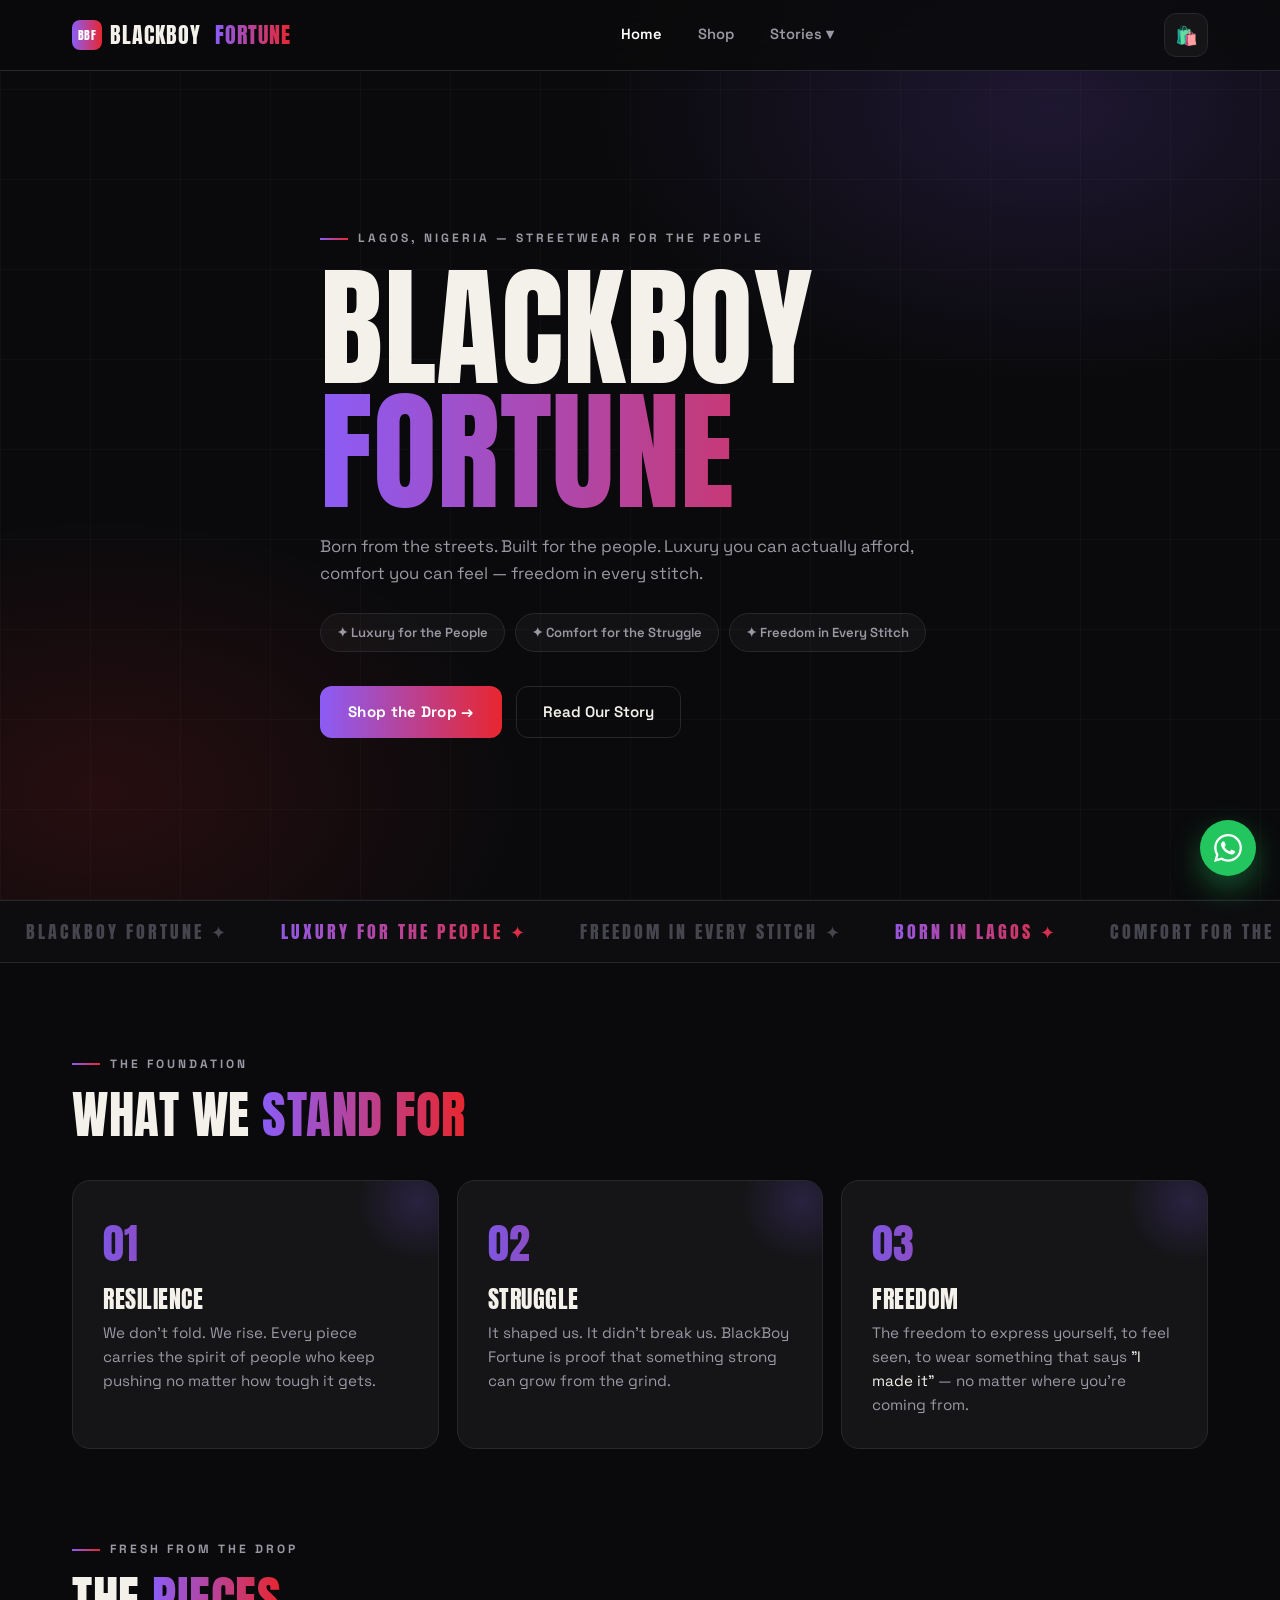
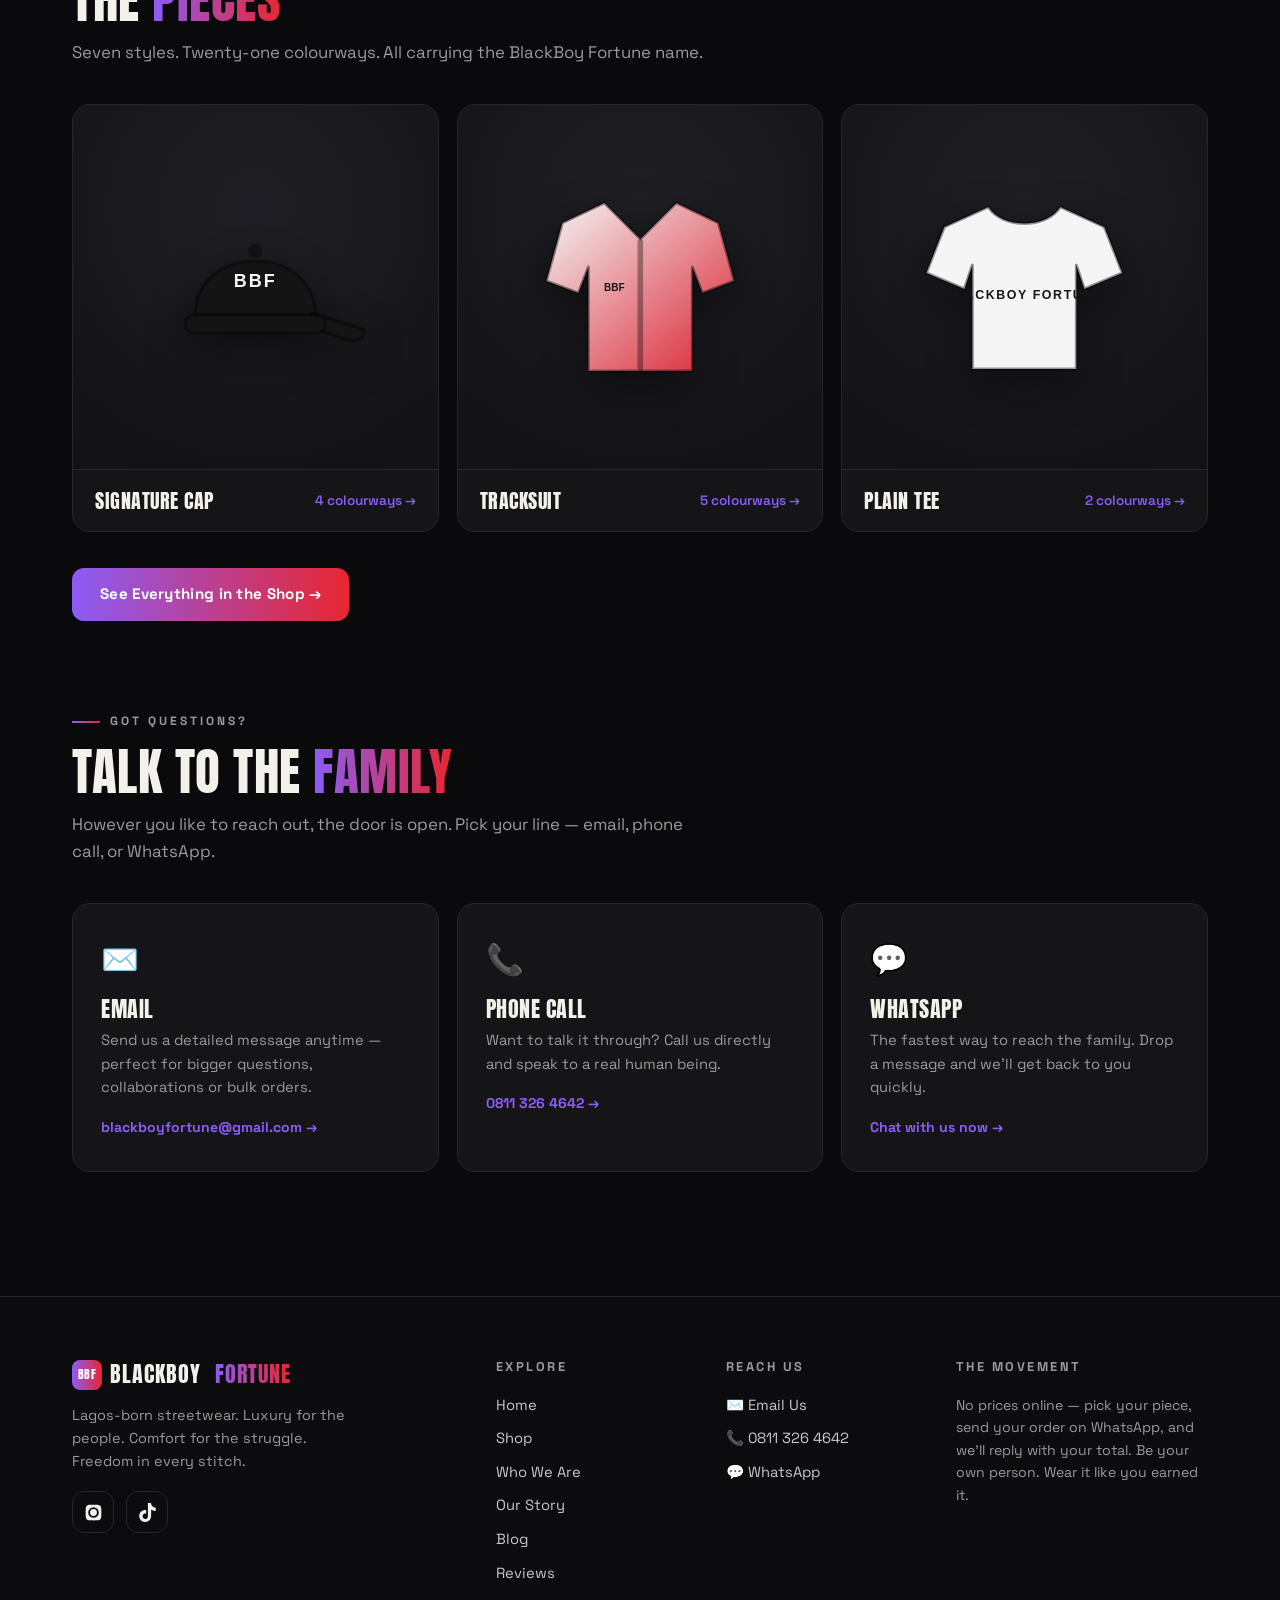
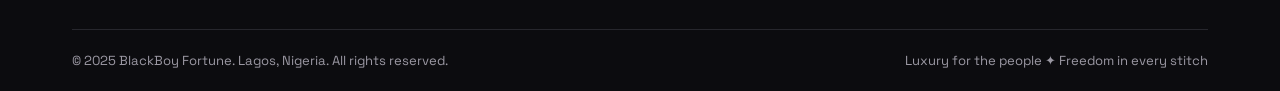
<file: BlackBoy Fortune Fake.html>
<!DOCTYPE html>
<html lang="en">
<head>
<meta charset="UTF-8">
<meta name="viewport" content="width=device-width, initial-scale=1.0">
<title>BlackBoy Fortune — Luxury For The People | Lagos Streetwear</title>
<meta name="description" content="BlackBoy Fortune — Lagos-born streetwear. Luxury you can actually afford. Caps, tracksuits, tees, sweaters & more. Order via WhatsApp.">
<link rel="preconnect" href="https://fonts.googleapis.com">
<link href="https://fonts.googleapis.com/css2?family=Anton&family=Space+Grotesk:wght@400;500;600;700&display=swap" rel="stylesheet">
<style>
:root{
  --bg:#0a0a0c; --bg2:#101013; --card:#151518; --card2:#1a1a1f; --line:#27272d;
  --text:#f4f1ea; --muted:#9b98a3;
  --purple:#8b5cf6; --red:#e8262f; --gold:#f5b301;
  --grad:linear-gradient(90deg,#8b5cf6,#e8262f);
}
*{margin:0;padding:0;box-sizing:border-box}
html{scroll-behavior:smooth}
body{background:var(--bg);color:var(--text);font-family:'Space Grotesk',sans-serif;line-height:1.6;overflow-x:hidden}
img,svg{display:block;max-width:100%}
a{color:inherit;text-decoration:none}
button{font-family:inherit;cursor:pointer}
.container{max-width:1180px;margin:0 auto;padding:0 22px}
h1,h2,h3,.anton{font-family:'Anton',sans-serif;font-weight:400;letter-spacing:.5px;line-height:1.05}
.kicker{display:inline-flex;align-items:center;gap:10px;font-size:.75rem;font-weight:700;letter-spacing:3px;text-transform:uppercase;color:var(--muted)}
.kicker::before{content:"";width:28px;height:2px;background:var(--grad)}
.h2{font-size:clamp(2rem,5vw,3.2rem);text-transform:uppercase;margin:14px 0 12px}
.grad-text{background:var(--grad);-webkit-background-clip:text;background-clip:text;color:transparent}
.lead{color:var(--muted);font-size:1.05rem;max-width:640px}
section.block{padding:84px 0}

/* ---------- BUTTONS ---------- */
.btn{display:inline-flex;align-items:center;justify-content:center;gap:9px;background:var(--grad);color:#fff;font-weight:700;padding:14px 28px;border-radius:12px;border:none;font-size:.95rem;letter-spacing:.3px;transition:.2s}
.btn:hover{transform:translateY(-2px);box-shadow:0 12px 30px rgba(139,92,246,.35)}
.btn-ghost{display:inline-flex;align-items:center;justify-content:center;gap:9px;background:transparent;border:1px solid var(--line);color:var(--text);font-weight:600;padding:13px 26px;border-radius:12px;font-size:.95rem;transition:.2s}
.btn-ghost:hover{border-color:var(--purple);color:#fff;transform:translateY(-2px)}
.btn-block{width:100%}

/* ---------- HEADER ---------- */
header{position:fixed;top:0;left:0;right:0;z-index:100;background:rgba(10,10,12,.82);backdrop-filter:blur(14px);border-bottom:1px solid var(--line)}
.nav-inner{display:flex;align-items:center;justify-content:space-between;height:70px}
.logo{font-family:'Anton',sans-serif;font-size:1.35rem;letter-spacing:1px;display:flex;align-items:center;gap:8px}
.logo b{background:var(--grad);-webkit-background-clip:text;background-clip:text;color:transparent;font-weight:400}
.logo .mark{width:30px;height:30px;border-radius:8px;background:var(--grad);display:grid;place-items:center;font-size:.72rem;color:#fff;letter-spacing:.5px}
nav.desktop{display:flex;align-items:center;gap:6px}
nav.desktop>a,.nav-item>a{padding:9px 15px;border-radius:9px;font-size:.92rem;font-weight:600;color:var(--muted);transition:.2s;display:block}
nav.desktop>a:hover,.nav-item>a:hover{color:#fff;background:#1b1b20}
nav.desktop>a.active,.nav-item>a.active,.dd-menu a.active{color:#fff}
.nav-item{position:relative}
.dd-menu{position:absolute;top:calc(100% + 6px);left:50%;transform:translateX(-50%) translateY(8px);background:#141417;border:1px solid var(--line);border-radius:14px;min-width:200px;padding:8px;opacity:0;visibility:hidden;transition:.2s;box-shadow:0 24px 50px rgba(0,0,0,.55)}
.nav-item:hover .dd-menu,.nav-item.open .dd-menu{opacity:1;visibility:visible;transform:translateX(-50%) translateY(0)}
.dd-menu a{display:flex;align-items:center;gap:10px;padding:10px 14px;border-radius:9px;color:var(--muted);font-size:.92rem;font-weight:600;transition:.15s}
.dd-menu a:hover{background:#1f1f24;color:#fff}
.dd-menu a span{opacity:.55;font-size:.8rem}
.nav-right{display:flex;align-items:center;gap:12px}
.cart-btn{position:relative;background:var(--card);border:1px solid var(--line);color:var(--text);width:44px;height:44px;border-radius:12px;display:grid;place-items:center;font-size:1.15rem;transition:.2s}
.cart-btn:hover{border-color:var(--purple);transform:translateY(-1px)}
.cart-count{position:absolute;top:-7px;right:-7px;min-width:20px;height:20px;padding:0 5px;border-radius:99px;background:var(--grad);color:#fff;font-size:.7rem;font-weight:700;display:none;place-items:center;animation:pop .25s}
@keyframes pop{50%{transform:scale(1.35)}}
.hamburger{display:none;background:none;border:none;width:44px;height:44px;position:relative;z-index:110}
.hamburger span{position:absolute;left:10px;right:10px;height:2px;background:var(--text);border-radius:2px;transition:.3s}
.hamburger span:nth-child(1){top:15px}.hamburger span:nth-child(2){top:22px}.hamburger span:nth-child(3){top:29px}
body.menu-open .hamburger span:nth-child(1){top:22px;transform:rotate(45deg)}
body.menu-open .hamburger span:nth-child(2){opacity:0}
body.menu-open .hamburger span:nth-child(3){top:22px;transform:rotate(-45deg)}

/* ---------- MOBILE MENU ---------- */
.mobile-menu{position:fixed;inset:0;top:70px;z-index:99;background:#0b0b0e;padding:34px 26px;display:flex;flex-direction:column;gap:4px;transform:translateX(105%);transition:.35s;overflow-y:auto}
body.menu-open .mobile-menu{transform:none}
.mobile-menu a.mlink{font-family:'Anton',sans-serif;font-size:1.9rem;padding:10px 0;text-transform:uppercase;color:var(--text);border-bottom:1px solid var(--line)}
.mobile-menu a.mlink.active{background:var(--grad);-webkit-background-clip:text;background-clip:text;color:transparent}
.mm-label{margin-top:22px;font-size:.72rem;letter-spacing:3px;color:var(--muted);text-transform:uppercase;font-weight:700}
.mobile-menu a.msub{padding:12px 0;color:var(--muted);font-weight:600;border-bottom:1px solid var(--line);display:flex;justify-content:space-between}
.mm-contact{margin-top:28px;display:flex;flex-direction:column;gap:10px;font-size:.9rem;color:var(--muted)}
.mm-contact a{display:flex;gap:10px;align-items:center}

/* ---------- PAGES ---------- */
.page{display:none}
.page.active{display:block;animation:fade .4s}
@keyframes fade{from{opacity:0;transform:translateY(10px)}to{opacity:1;transform:none}}

/* ---------- HERO ---------- */
.hero{min-height:100svh;display:flex;align-items:center;position:relative;padding:130px 0 70px;overflow:hidden;
background:
 radial-gradient(700px 420px at 82% 12%,rgba(139,92,246,.16),transparent 65%),
 radial-gradient(640px 420px at 8% 88%,rgba(232,38,47,.13),transparent 65%),
 repeating-linear-gradient(90deg,rgba(255,255,255,.022) 0 1px,transparent 1px 90px),
 repeating-linear-gradient(0deg,rgba(255,255,255,.022) 0 1px,transparent 1px 90px),
 var(--bg)}
.hero h1{font-size:clamp(3.2rem,12vw,8.2rem);text-transform:uppercase;line-height:.94;margin:18px 0 20px}
.hero h1 .line2{display:block;background:var(--grad);-webkit-background-clip:text;background-clip:text;color:transparent}
.hero-chips{display:flex;flex-wrap:wrap;gap:10px;margin:26px 0 34px}
.chip{border:1px solid var(--line);background:rgba(255,255,255,.03);border-radius:99px;padding:8px 16px;font-size:.82rem;color:var(--muted);font-weight:600}
.hero-cta{display:flex;flex-wrap:wrap;gap:14px}

/* ---------- MARQUEE ---------- */
.marquee{overflow:hidden;border-block:1px solid var(--line);background:#0d0d10}
.marquee-track{display:flex;width:max-content;animation:scroll 26s linear infinite}
.marquee-track:hover{animation-play-state:paused}
.marquee-track span{font-family:'Anton',sans-serif;font-size:1.15rem;letter-spacing:3px;padding:16px 26px;white-space:nowrap;color:#45454d;text-transform:uppercase}
.marquee-track span.hl{background:var(--grad);-webkit-background-clip:text;background-clip:text;color:transparent}
@keyframes scroll{to{transform:translateX(-50%)}}

/* ---------- VALUES / CARDS ---------- */
.val-grid{display:grid;grid-template-columns:repeat(3,1fr);gap:18px;margin-top:38px}
.val-card{background:var(--card);border:1px solid var(--line);border-radius:18px;padding:30px;transition:.25s;position:relative;overflow:hidden}
.val-card:hover{transform:translateY(-5px);border-color:#3a3a42}
.val-card .num{font-family:'Anton',sans-serif;font-size:2.6rem;background:var(--grad);-webkit-background-clip:text;background-clip:text;color:transparent;opacity:.9}
.val-card h3{font-size:1.5rem;text-transform:uppercase;margin:10px 0 8px}
.val-card p{color:var(--muted);font-size:.95rem}
.val-card::after{content:"";position:absolute;top:-40px;right:-40px;width:120px;height:120px;border-radius:50%;background:radial-gradient(circle,rgba(139,92,246,.18),transparent 70%)}

/* ---------- FEATURED ---------- */
.feat-grid{display:grid;grid-template-columns:repeat(3,1fr);gap:18px;margin-top:38px}
.feat-card{background:var(--card);border:1px solid var(--line);border-radius:18px;overflow:hidden;transition:.25s;display:block}
.feat-card:hover{transform:translateY(-5px);border-color:var(--purple)}
.feat-info{padding:20px 22px;display:flex;justify-content:space-between;align-items:center;gap:10px}
.feat-info h3{font-size:1.25rem;text-transform:uppercase}
.feat-info span{color:var(--purple);font-size:.85rem;font-weight:600;white-space:nowrap}

/* ---------- PRODUCT VISUAL ---------- */
.product-visual{aspect-ratio:1/1;display:grid;place-items:center;background:radial-gradient(circle at 50% 28%,#1e1e24,#121215);border-bottom:1px solid var(--line)}
.product-visual svg{width:66%;height:66%;filter:drop-shadow(0 14px 22px rgba(0,0,0,.45))}

/* ---------- ENQUIRY (HOME) ---------- */
.enq-grid{display:grid;grid-template-columns:repeat(3,1fr);gap:18px;margin-top:38px}
.enq-card{background:var(--card);border:1px solid var(--line);border-radius:18px;padding:32px 28px;transition:.25s;display:block}
.enq-card:hover{transform:translateY(-5px);border-color:var(--purple);box-shadow:0 18px 40px rgba(0,0,0,.35)}
.enq-card .ico{font-size:1.9rem}
.enq-card h3{font-size:1.35rem;text-transform:uppercase;margin:14px 0 8px}
.enq-card p{color:var(--muted);font-size:.92rem}
.enq-card .go{display:inline-block;margin-top:16px;color:var(--purple);font-weight:700;font-size:.88rem}

/* ---------- PAGE HERO (inner pages) ---------- */
.phero{padding:150px 0 60px;position:relative;overflow:hidden;
background:radial-gradient(600px 340px at 85% 0%,rgba(139,92,246,.14),transparent 65%),radial-gradient(500px 320px at 5% 100%,rgba(232,38,47,.1),transparent 65%),var(--bg)}
.phero h1{font-size:clamp(2.6rem,7vw,4.6rem);text-transform:uppercase;margin:14px 0 14px}

/* ---------- SHOP ---------- */
.how-strip{display:grid;grid-template-columns:repeat(3,1fr);gap:14px;margin:34px 0 10px}
.how{background:var(--card);border:1px solid var(--line);border-radius:14px;padding:18px 20px;display:flex;gap:14px;align-items:center}
.how b{font-family:'Anton',sans-serif;font-size:1.5rem;background:var(--grad);-webkit-background-clip:text;background-clip:text;color:transparent}
.how p{font-size:.86rem;color:var(--muted);line-height:1.45}
.filters{display:flex;flex-wrap:wrap;gap:10px;margin:30px 0 8px}
.filter-chip{background:var(--card);border:1px solid var(--line);color:var(--muted);padding:9px 18px;border-radius:99px;font-size:.85rem;font-weight:600;transition:.2s}
.filter-chip.on{background:var(--grad);color:#fff;border-color:transparent}
.filter-chip:hover{color:#fff}
.shop-grid{display:grid;grid-template-columns:repeat(3,1fr);gap:20px;margin-top:28px}
.product-card{background:var(--card);border:1px solid var(--line);border-radius:18px;overflow:hidden;transition:.25s;display:flex;flex-direction:column}
.product-card:hover{transform:translateY(-5px);border-color:#3a3a42;box-shadow:0 20px 44px rgba(0,0,0,.4)}
.product-info{padding:20px 22px 24px;display:flex;flex-direction:column;gap:12px;flex:1}
.product-info h3{font-size:1.3rem;text-transform:uppercase}
.product-tag{color:var(--muted);font-size:.86rem;margin-top:-6px}
.swatches{display:flex;flex-wrap:wrap;gap:9px}
.swatch{width:24px;height:24px;border-radius:50%;border:1px solid rgba(255,255,255,.18);transition:.15s}
.swatch.sel{box-shadow:0 0 0 2px var(--bg),0 0 0 4px var(--purple);transform:scale(1.08)}
.color-name{font-size:.82rem;color:var(--muted)}
.color-name .cn{color:var(--text);font-weight:600}
.card-row{display:flex;gap:12px;align-items:center;margin-top:auto}
.qty-step{display:inline-flex;align-items:center;border:1px solid var(--line);border-radius:10px;overflow:hidden;background:#101014}
.qty-step button{width:34px;height:42px;background:none;border:none;color:var(--muted);font-size:1.15rem;transition:.15s}
.qty-step button:hover{color:#fff;background:#1d1d23}
.qty-step input{width:44px;height:42px;background:transparent;border:none;color:var(--text);text-align:center;font-weight:700;font-family:inherit;font-size:.95rem;outline:none}
.qty-step input::-webkit-outer-spin-button,.qty-step input::-webkit-inner-spin-button{-webkit-appearance:none;margin:0}
.qty-step input{appearance:textfield;-moz-appearance:textfield}
.qty-step.sm button{width:28px;height:30px;font-size:1rem}
.qty-step.sm span{min-width:30px;text-align:center;font-weight:700;font-size:.9rem}
.add-btn{flex:1;padding:12px 10px;font-size:.9rem}
.price-note{margin-top:26px;background:linear-gradient(135deg,rgba(139,92,246,.1),rgba(232,38,47,.1));border:1px solid #2c2c34;border-radius:14px;padding:18px 22px;color:var(--muted);font-size:.92rem}
.price-note b{color:var(--text)}

/* ---------- STORY PAGES ---------- */
.prose{max-width:760px}
.prose p{color:#c9c6cf;margin:18px 0;font-size:1.03rem}
.prose p b{color:var(--text)}
.statement{background:linear-gradient(135deg,rgba(139,92,246,.12),rgba(232,38,47,.12));border:1px solid #2c2c34;border-radius:20px;padding:clamp(28px,5vw,54px);text-align:center;margin:44px 0}
.statement .small{color:var(--muted);font-size:.95rem;margin-bottom:14px}
.statement h2{font-size:clamp(1.5rem,4.4vw,2.7rem);text-transform:uppercase;line-height:1.15}
.pull{font-family:'Anton',sans-serif;font-size:clamp(1.5rem,4vw,2.5rem);line-height:1.25;text-transform:uppercase;max-width:820px;margin:44px 0}
.pull em{font-style:normal;background:var(--grad);-webkit-background-clip:text;background-clip:text;color:transparent}
.color-dots{display:flex;flex-wrap:wrap;gap:22px;margin:30px 0 8px}
.cd{display:flex;align-items:center;gap:10px;font-size:.88rem;color:var(--muted);font-weight:600}
.cd i{width:26px;height:26px;border-radius:50%;border:1px solid rgba(255,255,255,.2);display:block}
.cta-row{display:flex;flex-wrap:wrap;gap:14px;margin-top:36px}

/* ---------- BLOG ---------- */
.blog-list{display:flex;flex-direction:column;gap:18px;margin-top:40px}
.blog-post{background:var(--card);border:1px solid var(--line);border-radius:18px;padding:30px;transition:.2s}
.blog-post.open{border-color:#3a3a42}
.blog-meta{display:flex;flex-wrap:wrap;align-items:center;gap:12px;font-size:.78rem;color:var(--muted);margin-bottom:12px}
.blog-cat{background:var(--grad);color:#fff;padding:4px 12px;border-radius:99px;font-weight:700;letter-spacing:1px;text-transform:uppercase;font-size:.68rem}
.blog-post h3{font-size:clamp(1.3rem,3vw,1.7rem);text-transform:uppercase;margin-bottom:10px}
.blog-ex{color:var(--muted);font-size:.97rem}
.blog-body{display:none;margin-top:16px;border-top:1px solid var(--line);padding-top:16px}
.blog-post.open .blog-body{display:block}
.blog-body p{color:#c9c6cf;margin:12px 0;font-size:.98rem}
.read-more{background:none;border:none;color:var(--purple);font-weight:700;font-size:.9rem;margin-top:14px;padding:0}
.read-more:hover{text-decoration:underline}

/* ---------- REVIEWS ---------- */
.rev-summary{display:flex;flex-wrap:wrap;align-items:center;gap:16px;margin:26px 0 8px}
.rev-summary .score{font-family:'Anton',sans-serif;font-size:3.2rem;background:var(--grad);-webkit-background-clip:text;background-clip:text;color:transparent}
.stars{color:var(--gold);letter-spacing:3px;font-size:1.05rem}
.rev-grid{display:grid;grid-template-columns:repeat(2,1fr);gap:18px;margin-top:38px}
.rev-card{background:var(--card);border:1px solid var(--line);border-radius:18px;padding:28px;transition:.2s;position:relative}
.rev-card:hover{transform:translateY(-4px);border-color:#3a3a42}
.rev-card .qmark{position:absolute;top:14px;right:22px;font-family:'Anton',sans-serif;font-size:3.4rem;color:#2a2a31;line-height:1}
.rev-card p{color:#c9c6cf;font-size:.97rem;margin:14px 0 20px}
.rev-who{display:flex;align-items:center;gap:13px}
.avatar{width:46px;height:46px;border-radius:50%;background:var(--grad);display:grid;place-items:center;font-weight:700;font-size:.85rem;color:#fff;flex-shrink:0}
.rev-who b{display:block;font-size:.95rem}
.rev-who span{color:var(--muted);font-size:.8rem}

/* ---------- CART DRAWER ---------- */
.drawer-overlay{position:fixed;inset:0;background:rgba(0,0,0,.6);backdrop-filter:blur(3px);z-index:90;opacity:0;visibility:hidden;transition:.3s}
body.drawer-open .drawer-overlay{opacity:1;visibility:visible}
.cart-drawer{position:fixed;top:0;right:0;bottom:0;width:min(430px,100%);background:#101013;border-left:1px solid var(--line);z-index:95;transform:translateX(105%);transition:.35s cubic-bezier(.4,0,.2,1);display:flex;flex-direction:column}
body.drawer-open .cart-drawer{transform:none}
.drawer-head{display:flex;align-items:center;justify-content:space-between;padding:22px 24px;border-bottom:1px solid var(--line)}
.drawer-head h3{font-size:1.4rem;text-transform:uppercase}
.drawer-head h3 span{color:var(--muted);font-family:'Space Grotesk';font-size:.95rem;font-weight:600}
.icon-btn{background:var(--card);border:1px solid var(--line);color:var(--text);width:38px;height:38px;border-radius:10px;font-size:1rem}
.icon-btn:hover{border-color:var(--red)}
.drawer-note{margin:16px 24px 0;background:linear-gradient(135deg,rgba(139,92,246,.12),rgba(232,38,47,.12));border:1px solid #2c2c34;border-radius:12px;padding:12px 16px;font-size:.83rem;color:var(--muted)}
.drawer-note b{color:var(--text)}
.drawer-items{flex:1;overflow-y:auto;padding:18px 24px;display:flex;flex-direction:column;gap:14px}
.cart-item{display:flex;align-items:center;gap:14px;background:var(--card);border:1px solid var(--line);border-radius:14px;padding:14px}
.ci-dot{width:38px;height:38px;border-radius:10px;border:1px solid rgba(255,255,255,.15);flex-shrink:0}
.ci-info{flex:1}
.ci-info strong{display:block;font-size:.95rem}
.ci-color{font-size:.78rem;color:var(--muted)}
.ci-info .qty-step{margin-top:8px}
.ci-remove{background:none;border:none;color:var(--muted);font-size:.95rem;align-self:flex-start;padding:4px}
.ci-remove:hover{color:var(--red)}
.cart-empty{text-align:center;color:var(--muted);padding:50px 10px;display:flex;flex-direction:column;align-items:center;gap:16px}
.ce-icon{font-size:2.6rem}
.drawer-foot{padding:20px 24px 24px;border-top:1px solid var(--line);display:flex;flex-direction:column;gap:11px}
.drawer-total{display:flex;justify-content:space-between;font-size:.92rem;color:var(--muted)}
.drawer-total strong{color:var(--text);font-size:1.05rem}
.enq-btn{border-color:#2c2c34}

/* ---------- FLOAT WA + TOAST ---------- */
.wa-float{position:fixed;bottom:24px;right:24px;z-index:60;width:56px;height:56px;border-radius:50%;background:#22c55e;display:grid;place-items:center;box-shadow:0 12px 30px rgba(34,197,94,.4);transition:.2s}
.wa-float:hover{transform:scale(1.08)}
.wa-float svg{width:28px;height:28px;fill:#fff}
#toast{position:fixed;left:50%;bottom:30px;transform:translateX(-50%) translateY(20px);background:#1b1b20;border:1px solid #34343c;color:#fff;padding:13px 22px;border-radius:12px;font-size:.9rem;font-weight:600;z-index:120;opacity:0;visibility:hidden;transition:.3s;box-shadow:0 16px 40px rgba(0,0,0,.5);max-width:92vw;text-align:center}
#toast.show{opacity:1;visibility:visible;transform:translateX(-50%) translateY(0)}

/* ---------- FOOTER ---------- */
footer{background:#0c0c0f;border-top:1px solid var(--line);margin-top:40px}
.foot-grid{display:grid;grid-template-columns:2fr 1fr 1fr 1.3fr;gap:36px;padding:60px 0 44px}
.foot-brand p{color:var(--muted);font-size:.9rem;margin-top:12px;max-width:280px}
footer h4{font-size:.8rem;letter-spacing:2.5px;text-transform:uppercase;color:var(--muted);margin-bottom:16px}
.foot-links{display:flex;flex-direction:column;gap:10px}
.foot-links a{color:#c9c6cf;font-size:.92rem;transition:.15s}
.foot-links a:hover{color:var(--purple)}
.foot-contact{display:flex;flex-direction:column;gap:10px;font-size:.9rem;color:#c9c6cf}
.socials{display:flex;gap:12px;margin-top:18px}
.socials a{width:42px;height:42px;border-radius:12px;border:1px solid var(--line);display:grid;place-items:center;transition:.2s}
.socials a:hover{border-color:var(--purple);transform:translateY(-3px)}
.socials svg{width:19px;height:19px;fill:var(--text)}
.foot-bottom{border-top:1px solid var(--line);padding:20px 0;display:flex;flex-wrap:wrap;justify-content:space-between;gap:10px;color:var(--muted);font-size:.82rem}

/* ---------- RESPONSIVE ---------- */
@media(max-width:960px){
  nav.desktop{display:none}
  .hamburger{display:block}
  .val-grid,.feat-grid,.enq-grid,.how-strip,.shop-grid{grid-template-columns:repeat(2,1fr)}
  .rev-grid{grid-template-columns:1fr}
  .foot-grid{grid-template-columns:1fr 1fr}
}
@media(max-width:620px){
  .val-grid,.feat-grid,.enq-grid,.how-strip,.shop-grid{grid-template-columns:1fr}
  .foot-grid{grid-template-columns:1fr;gap:28px}
  section.block{padding:60px 0}
}
</style>
</head>
<body>

<!-- ============ HEADER ============ -->
<header>
  <div class="container nav-inner">
    <a href="#/home" class="logo"><span class="mark">BBF</span>BLACKBOY&nbsp;<b>FORTUNE</b></a>
    <nav class="desktop">
      <a href="#/home" data-nav="home">Home</a>
      <a href="#/shop" data-nav="shop">Shop</a>
      <div class="nav-item" id="stories-item">
        <a href="#/" id="stories-toggle">Stories ▾</a>
        <div class="dd-menu">
          <a href="#/who-we-are" data-nav="who-we-are">Who We Are <span>→</span></a>
          <a href="#/our-story" data-nav="our-story">Our Story <span>→</span></a>
          <a href="#/blog" data-nav="blog">Blog <span>→</span></a>
          <a href="#/reviews" data-nav="reviews">Reviews <span>→</span></a>
        </div>
      </div>
    </nav>
    <div class="nav-right">
      <button class="cart-btn" id="cart-open" aria-label="Open cart">🛍️<span class="cart-count" id="cart-count">0</span></button>
      <button class="hamburger" id="hamburger" aria-label="Menu"><span></span><span></span><span></span></button>
    </div>
  </div>
</header>

<!-- ============ MOBILE MENU ============ -->
<div class="mobile-menu" id="mobile-menu">
  <a class="mlink" href="#/home" data-nav="home">Home</a>
  <a class="mlink" href="#/shop" data-nav="shop">Shop</a>
  <div class="mm-label">Stories</div>
  <a class="msub" href="#/who-we-are" data-nav="who-we-are">Who We Are <span>→</span></a>
  <a class="msub" href="#/our-story" data-nav="our-story">Our Story <span>→</span></a>
  <a class="msub" href="#/blog" data-nav="blog">Blog <span>→</span></a>
  <a class="msub" href="#/reviews" data-nav="reviews">Reviews <span>→</span></a>
  <div class="mm-contact">
    <a href="mailto:blackboyfortune@gmail.com">✉️ blackboyfortune@gmail.com</a>
    <a href="tel:+2348113264642">📞 0811 326 4642</a>
  </div>
</div>

<main>
<!-- ============ HOME ============ -->
<section class="page" id="page-home">
  <div class="hero">
    <div class="container">
      <span class="kicker">Lagos, Nigeria — Streetwear For The People</span>
      <h1>Blackboy<span class="line2">Fortune</span></h1>
      <p class="lead">Born from the streets. Built for the people. Luxury you can actually afford, comfort you can feel — freedom in every stitch.</p>
      <div class="hero-chips">
        <span class="chip">✦ Luxury for the People</span>
        <span class="chip">✦ Comfort for the Struggle</span>
        <span class="chip">✦ Freedom in Every Stitch</span>
      </div>
      <div class="hero-cta">
        <a class="btn" href="#/shop">Shop the Drop →</a>
        <a class="btn-ghost" href="#/our-story">Read Our Story</a>
      </div>
    </div>
  </div>

  <div class="marquee">
    <div class="marquee-track" id="marquee"></div>
  </div>

  <section class="block">
    <div class="container">
      <span class="kicker">The Foundation</span>
      <h2 class="h2">What We <span class="grad-text">Stand For</span></h2>
      <div class="val-grid">
        <div class="val-card"><div class="num">01</div><h3>Resilience</h3><p>We don't fold. We rise. Every piece carries the spirit of people who keep pushing no matter how tough it gets.</p></div>
        <div class="val-card"><div class="num">02</div><h3>Struggle</h3><p>It shaped us. It didn't break us. BlackBoy Fortune is proof that something strong can grow from the grind.</p></div>
        <div class="val-card"><div class="num">03</div><h3>Freedom</h3><p>The freedom to express yourself, to feel seen, to wear something that says <em style="font-style:normal;color:var(--text)">"I made it"</em> — no matter where you're coming from.</p></div>
      </div>
    </div>
  </section>

  <section class="block" style="padding-top:0">
    <div class="container">
      <span class="kicker">Fresh From The Drop</span>
      <h2 class="h2">The <span class="grad-text">Pieces</span></h2>
      <p class="lead">Seven styles. Twenty-one colourways. All carrying the BlackBoy Fortune name.</p>
      <div class="feat-grid" id="home-featured"></div>
      <div class="cta-row"><a class="btn" href="#/shop">See Everything in the Shop →</a></div>
    </div>
  </section>

  <section class="block" style="padding-top:0">
    <div class="container">
      <span class="kicker">Got Questions?</span>
      <h2 class="h2">Talk to the <span class="grad-text">Family</span></h2>
      <p class="lead">However you like to reach out, the door is open. Pick your line — email, phone call, or WhatsApp.</p>
      <div class="enq-grid">
        <a class="enq-card" href="mailto:blackboyfortune@gmail.com?subject=Enquiry%20—%20BlackBoy%20Fortune">
          <div class="ico">✉️</div><h3>Email</h3>
          <p>Send us a detailed message anytime — perfect for bigger questions, collaborations or bulk orders.</p>
          <span class="go">blackboyfortune@gmail.com →</span>
        </a>
        <a class="enq-card" href="tel:+2348113264642">
          <div class="ico">📞</div><h3>Phone Call</h3>
          <p>Want to talk it through? Call us directly and speak to a real human being.</p>
          <span class="go">0811 326 4642 →</span>
        </a>
        <a class="enq-card" href="https://wa.me/2348113264642?text=Hello%20BlackBoy%20Fortune!%20I%20have%20an%20enquiry." target="_blank" rel="noopener">
          <div class="ico">💬</div><h3>WhatsApp</h3>
          <p>The fastest way to reach the family. Drop a message and we'll get back to you quickly.</p>
          <span class="go">Chat with us now →</span>
        </a>
      </div>
    </div>
  </section>
</section>

<!-- ============ SHOP ============ -->
<section class="page" id="page-shop">
  <div class="phero"><div class="container">
    <span class="kicker">The Shop</span>
    <h1>Pick Your <span class="grad-text">Piece</span></h1>
    <p class="lead">7 styles • 21 colourways — every piece carrying the BlackBoy Fortune logo.</p>
    <div class="how-strip">
      <div class="how"><b>1</b><p><b style="color:var(--text)">Pick &amp; choose</b><br>Select your merch and colourway.</p></div>
      <div class="how"><b>2</b><p><b style="color:var(--text)">Add to cart</b><br>Stack up everything you want.</p></div>
      <div class="how"><b>3</b><p><b style="color:var(--text)">Order on WhatsApp</b><br>We reply with the total price for your order.</p></div>
    </div>
    <div class="price-note">💸 <b>No prices shown online.</b> Add your pieces to the cart, tap <b>Order</b>, and we'll respond on WhatsApp with the price of your total order. Just have a question? Tap <b>Enquiry</b> instead — same number, no pressure.</div>
    <div class="filters">
      <button class="filter-chip on" data-filter="all">All</button>
      <button class="filter-chip" data-filter="caps">Caps</button>
      <button class="filter-chip" data-filter="tees">T-Shirts</button>
      <button class="filter-chip" data-filter="sweaters">Sweaters</button>
      <button class="filter-chip" data-filter="tracksuits">Tracksuits</button>
      <button class="filter-chip" data-filter="sleeveless">Sleeveless</button>
    </div>
  </div></div>
  <div class="container" style="padding-bottom:80px">
    <div class="shop-grid" id="shop-grid"></div>
  </div>
</section>

<!-- ============ WHO WE ARE ============ -->
<section class="page" id="page-who-we-are">
  <div class="phero"><div class="container">
    <span class="kicker">Who We Are</span>
    <h1>Step Into the <span class="grad-text">Movement</span></h1>
    <p class="lead">Blackboy Fortune was born from one simple idea: <b style="color:var(--text)">freedom.</b></p>
  </div></div>
  <section class="block" style="padding-top:40px"><div class="container">
    <div class="prose">
      <span class="kicker">Founded by Fortune</span>
      <h2 class="h2" style="font-size:clamp(1.6rem,3.6vw,2.3rem)">For the People on the Streets</h2>
      <p>Founded by Fortune, the brand was created for the people on the streets — for everyone who works hard but never sees themselves reflected in luxury fashion. Blackboy Fortune exists to change that. Every piece is made so that anyone who puts in the work can afford to wear it, without compromising on quality or style.</p>
      <p>At its core, the brand stands for <b>resilience, struggle, and freedom</b> — the freedom to express yourself, no matter where you're coming from. It's about bringing luxury and comfort to a community that's often priced out of it, and proving that style shouldn't be reserved for the few.</p>
    </div>
    <div class="prose" style="margin-top:44px">
      <span class="kicker">The Colours</span>
      <h2 class="h2" style="font-size:clamp(1.6rem,3.6vw,2.3rem)">Life Lived in Full Colour</h2>
      <p>Inspired by the culture and the "big dogs" shaping the fashion industry, Blackboy Fortune was built to match that pace — while staying true to the streets that inspired it. From the bold black-and-white foundation to pops of purple, red, and white, every color and graphic tells a story: one of ambition, hustle, and life lived in full color.</p>
      <div class="color-dots">
        <span class="cd"><i style="background:#141414"></i>Black — the foundation</span>
        <span class="cd"><i style="background:#f5f5f5"></i>White — the clean slate</span>
        <span class="cd"><i style="background:#8b5cf6"></i>Purple — the ambition</span>
        <span class="cd"><i style="background:#e8262f"></i>Red — the fire</span>
      </div>
    </div>
    <div class="prose" style="margin-top:44px">
      <span class="kicker">One Family</span>
      <h2 class="h2" style="font-size:clamp(1.6rem,3.6vw,2.3rem)">This Is Your Brand Too</h2>
      <p>Blackboy Fortune isn't just for one type of person — it's for everybody. Young or old, as long as you work for it, this is your brand too. We're all one family.</p>
    </div>
    <div class="statement">
      <p class="small">The mission is simple: keep pushing, no matter how tough it gets, until the name is in lights.</p>
      <h2>"Till I see my name on the billboard — <span class="grad-text">Blackboy Fortune</span> — I'm not stopping."</h2>
    </div>
    <p class="pull">"Be your own person. Be creative. Put down whatever comes to your head — <em>it'll all make sense.</em>"</p>
    <div class="cta-row">
      <a class="btn" href="#/shop">Shop the Movement →</a>
      <a class="btn-ghost" href="#/our-story">Read Our Story</a>
    </div>
  </div></section>
</section>

<!-- ============ OUR STORY ============ -->
<section class="page" id="page-our-story">
  <div class="phero"><div class="container">
    <span class="kicker">Brand Statement</span>
    <h1>Welcome to the Era of <span class="grad-text">BlackBoy Fortune</span></h1>
    <p class="lead">BlackBoy Fortune was born from the streets.</p>
  </div></div>
  <section class="block" style="padding-top:40px"><div class="container">
    <div class="prose">
      <p>BlackBoy Fortune was born from the streets — from watching people grind, hustle, and survive without ever getting a taste of what luxury feels like. I wanted to change that. I wanted to create freedom for the people who've been overlooked, the ones who work every day and still can't afford to look sharp.</p>
      <p><b>So I built something for everyone.</b></p>
      <p>Luxury you can actually afford. Comfort you can feel. Style that speaks before you do. Every piece I make is for the young and the old, the ones on the block and the ones building empires — because we're all one family.</p>
    </div>
    <div class="val-grid" style="grid-template-columns:repeat(3,1fr)">
      <div class="val-card"><div class="num">01</div><h3>Resilience</h3><p>We don't fold. We rise.</p></div>
      <div class="val-card"><div class="num">02</div><h3>Struggle</h3><p>It shaped us. It didn't break us.</p></div>
      <div class="val-card"><div class="num">03</div><h3>Freedom</h3><p>The right to express yourself, to feel seen, to wear something that says <em style="font-style:normal;color:var(--text)">"I made it"</em> — even when the odds said I wouldn't.</p></div>
    </div>
    <div class="prose" style="margin-top:44px">
      <p>I'm not just building a brand. I'm building a way for my community to eat, to work, to grow. I want to stand among the big dogs — not to take from the culture, but to give back to it. To give us something we can wear, something we can be proud of, something we can build together.</p>
      <p>The first piece? It came from a simple idea: <b>everybody deserves to look sharp. Everybody deserves to feel like somebody.</b> And if you're willing to work, you should be able to afford it.</p>
    </div>
    <div class="statement">
      <h2>That's BlackBoy Fortune. <span class="grad-text">Luxury for the people.</span> Comfort for the struggle. Freedom in every stitch.</h2>
      <p class="small" style="margin:16px 0 0;font-size:1.05rem;color:var(--text);font-weight:700">Welcome to the family. 🤞</p>
    </div>
    <div class="cta-row">
      <a class="btn" href="#/shop">Start Shopping →</a>
      <a class="btn-ghost" href="#/who-we-are">Who We Are</a>
    </div>
  </div></section>
</section>

<!-- ============ BLOG ============ -->
<section class="page" id="page-blog">
  <div class="phero"><div class="container">
    <span class="kicker">The Journal</span>
    <h1>BBF <span class="grad-text">Blog</span></h1>
    <p class="lead">Stories from the grind — the brand, the culture, and the colours of the hustle. Straight from Lagos.</p>
  </div></div>
  <div class="container" style="padding-bottom:80px">
    <div class="blog-list">

      <article class="blog-post">
        <div class="blog-meta"><span class="blog-cat">Brand Story</span><span>Vol. 01 • Lagos</span></div>
        <h3>The First Drop: How BlackBoy Fortune Came to Life</h3>
        <p class="blog-ex">Every brand has a beginning. Ours started on the streets of Lagos — with one simple idea: everybody deserves to look sharp.</p>
        <div class="blog-body">
          <p>BlackBoy Fortune didn't start in a studio or an office. It started from watching. Watching people grind, hustle, and survive every single day without ever getting a taste of what luxury feels like. The traders, the students, the dreamers — the people who put in the most work were the ones priced out of looking the part.</p>
          <p>That didn't sit right. So the first piece was born from one simple idea: everybody deserves to look sharp. Everybody deserves to feel like somebody. And if you're willing to work, you should be able to afford it.</p>
          <p>The first drop was small, but the message was loud — quality you can feel, style that speaks before you do, and a name that stands for freedom. From the streets of Lagos to wherever you're reading this from: welcome to the era of BlackBoy Fortune.</p>
        </div>
        <button class="read-more">Read full story →</button>
      </article>

      <article class="blog-post">
        <div class="blog-meta"><span class="blog-cat">Mission</span><span>Vol. 02 • Lagos</span></div>
        <h3>Till the Name Is in Lights</h3>
        <p class="blog-ex">The mission is simple: keep pushing, no matter how tough it gets, until the name is in lights. This is what that looks like from the inside.</p>
        <div class="blog-body">
          <p>There's a picture we hold onto — a billboard, somewhere over the Lagos traffic, with two words on it: BLACKBOY FORTUNE. That picture is the mission.</p>
          <p>Building a brand from nothing isn't a smooth road. There are slow days, doubts, and moments where quitting looks easy. But resilience isn't a value we printed on a label — it's how the brand survives. We don't fold. We rise.</p>
          <p>Every order answered, every piece delivered, every person who wears the logo out in Lekki, Ipaja, Ikorodu or anywhere in the world — that's another step toward the billboard. And when we get there, it won't just be a win for the brand. It'll be a win for everybody who was ever told luxury wasn't for them.</p>
          <p>Keep pushing. The name is going up in lights. 🚀</p>
        </div>
        <button class="read-more">Read full story →</button>
      </article>

      <article class="blog-post">
        <div class="blog-meta"><span class="blog-cat">Design</span><span>Vol. 03 • Lagos</span></div>
        <h3>The Colours of the Hustle: Black, White, Purple &amp; Red</h3>
        <p class="blog-ex">Black and white is the foundation. Purple, red, and white are the sparks. Every colour on a BBF piece tells a story.</p>
        <div class="blog-body">
          <p>Every BlackBoy Fortune piece starts with the same foundation: black and white. Bold. Clean. Unbothered. It's the base every hustler stands on — no noise, no pretending.</p>
          <p>Then come the pops of colour. Purple for ambition — the colour of kings built from nothing. Red for the struggle and the fire that keeps you going when the odds say stop. White for freedom — a clean slate, a fresh start, room to become whoever you're working to be.</p>
          <p>No colour on a BlackBoy Fortune piece is random. Ambition, hustle, and life lived in full colour — that's the whole language. When you wear it, you're not just matching an outfit. You're saying something.</p>
        </div>
        <button class="read-more">Read full story →</button>
      </article>

      <article class="blog-post">
        <div class="blog-meta"><span class="blog-cat">Style Guide</span><span>Vol. 04 • Lagos</span></div>
        <h3>Lagos Streetwear Done Right: How to Wear BBF</h3>
        <p class="blog-ex">Cap and a clean tee. The full tracksuit. Sleeveless for the heat. Here's how the family wears it.</p>
        <div class="blog-body">
          <p>Streetwear in Lagos has its own rules — the heat is real, the moves are plenty, and the fit has to speak before you do. Here's how to run your BlackBoy Fortune pieces:</p>
          <p><b>The Everyday Hustle:</b> A plain BBF tee — black or white — with the logo doing the talking. Add the Signature Cap and you're set for anything the day throws at you.</p>
          <p><b>The Full Statement:</b> The tracksuit, head to toe. Purple &amp; White if you're feeling royal. Black &amp; Red if you came to be seen. Dark Blue &amp; Red for the ones who move in silence.</p>
          <p><b>Built for the Heat:</b> The sleeveless shirt was made for Lagos sun and Lagos energy. Black for the night moves, white for the daytime grind.</p>
          <p><b>Cool Evenings:</b> When the breeze picks up, the collar sweater — orange themed if you're bold — layers perfectly over a tee.</p>
          <p>However you wear it, one rule: wear it like you earned it. Because you did.</p>
        </div>
        <button class="read-more">Read full story →</button>
      </article>

      <article class="blog-post">
        <div class="blog-meta"><span class="blog-cat">Community</span><span>Vol. 05 • Lagos</span></div>
        <h3>Why There Are No Prices on Our Website</h3>
        <p class="blog-ex">Luxury you can actually afford shouldn't come with barriers. Here's how ordering works — straight, simple, human.</p>
        <div class="blog-body">
          <p>If you've shopped the site, you've noticed something different: no price tags. That's intentional.</p>
          <p>BlackBoy Fortune was built for people who've been priced out of luxury for too long. Instead of fixed numbers on a screen, we keep it human — you pick your pieces, send your order straight to us on WhatsApp, and we respond personally with the total for your order. Bulk order? Family order? Rep your set with five caps? Let's talk.</p>
          <p>It also means every order is a conversation, not a transaction. You ask, we answer. Got something on your mind? The same door is open — tap <b>Enquiry</b> in your cart, or reach us from the home page by email, phone call, or WhatsApp.</p>
          <p>Pick your piece. Add it to your cart. Tap Order. We've got you from there. Welcome to the family. 🤞</p>
        </div>
        <button class="read-more">Read full story →</button>
      </article>

    </div>
  </div>
</section>

<!-- ============ REVIEWS ============ -->
<section class="page" id="page-reviews">
  <div class="phero"><div class="container">
    <span class="kicker">Reviews</span>
    <h1>Word on the <span class="grad-text">Street</span></h1>
    <div class="rev-summary">
      <span class="score">5.0</span>
      <div><div class="stars">★★★★★</div><p style="color:var(--muted);font-size:.9rem">From our first customers across Lagos</p></div>
    </div>
  </div></div>
  <div class="container" style="padding-bottom:80px">
    <div class="rev-grid">

      <div class="rev-card"><span class="qmark">"</span>
        <div class="stars">★★★★★</div>
        <p>The fit is just right, not too tight, not too loose. It's the kind of tee that looks better the more you wear it around Lagos.</p>
        <div class="rev-who"><span class="avatar">GH</span><div><b>Gbemisola Huldah</b><span>Early Customer</span></div></div>
      </div>

      <div class="rev-card"><span class="qmark">"</span>
        <div class="stars">★★★★★</div>
        <p>I grabbed a hat at the last drop and the quality surprised me. It holds its shape, and the logo hasn't faded after weeks of wear.</p>
        <div class="rev-who"><span class="avatar">TO</span><div><b>Theophilus Odii</b><span>First Drop Buyer</span></div></div>
      </div>

      <div class="rev-card"><span class="qmark">"</span>
        <div class="stars">★★★★★</div>
        <p>Bold print, solid stitching, and the kind of street energy you can't find everywhere. BlackBoy Fortune gets the vibe right.</p>
        <div class="rev-who"><span class="avatar">OJ</span><div><b>Orji Joy</b><span>Streetwear Fan</span></div></div>
      </div>

      <div class="rev-card"><span class="qmark">"</span>
        <div class="stars">★★★★★</div>
        <p>The BlackBoy Fortune tee is pure fire. I wore it to an event in Lekki and a lot of people asked where I got it. This is Lagos streetwear done right.</p>
        <div class="rev-who"><span class="avatar">DJ</span><div><b>Dan Jones</b><span>Student, Ipaja</span></div></div>
      </div>

      <div class="rev-card"><span class="qmark">"</span>
        <div class="stars">★★★★★</div>
        <p>BlackBoy Fortune hats hit different. The fit is clean and the logo speaks for itself. I copped one for my brother and he hasn't worn another brand's since.</p>
        <div class="rev-who"><span class="avatar">BA</span><div><b>Bolaji-Beke Akindele</b><span>Product Designer, Ikorodu</span></div></div>
      </div>

      <div class="rev-card" style="display:flex;flex-direction:column;justify-content:center;align-items:flex-start;background:linear-gradient(135deg,rgba(139,92,246,.12),rgba(232,38,47,.12));border-color:#2c2c34">
        <h3 style="font-size:1.4rem;text-transform:uppercase">Worn it? Rate it.</h3>
        <p style="color:var(--muted);font-size:.93rem;margin:10px 0 18px">Got a BlackBoy Fortune piece? Send your review — your words might land right here.</p>
        <a class="btn" style="padding:12px 22px;font-size:.88rem" href="https://wa.me/2348113264642?text=%E2%AD%90%20REVIEW%20%E2%80%94%20BLACKBOY%20FORTUNE%0A%0AHi!%20I'd%20like%20to%20share%20my%20review%20of%20my%20BlackBoy%20Fortune%20piece%3A%0A%0A" target="_blank" rel="noopener">Send a Review on WhatsApp →</a>
      </div>

    </div>
  </div>
</section>
</main>

<!-- ============ FOOTER (on all pages) ============ -->
<footer>
  <div class="container">
    <div class="foot-grid">
      <div class="foot-brand">
        <a href="#/home" class="logo"><span class="mark">BBF</span>BLACKBOY&nbsp;<b>FORTUNE</b></a>
        <p>Lagos-born streetwear. Luxury for the people. Comfort for the struggle. Freedom in every stitch.</p>
        <div class="socials">
          <a href="https://www.instagram.com/blackboyfortune.ng?utm_source=ig_web_button_share_sheet&igsi=ZDNlZDc0MzIxNw==" target="_blank" rel="noopener" aria-label="Instagram">
            <svg viewBox="0 0 24 24"><path d="M12 2.2c3.2 0 3.6 0 4.9.1 1.2.1 1.8.2 2.2.4.6.2 1 .5 1.4.9.4.4.7.8.9 1.4.2.4.4 1 .4 2.2.1 1.3.1 1.7.1 4.9s0 3.6-.1 4.9c-.1 1.2-.2 1.8-.4 2.2-.2.6-.5 1-.9 1.4-.4.4-.8.7-1.4.9-.4.2-1 .4-2.2.4-1.3.1-1.7.1-4.9.1s-3.6 0-4.9-.1c-1.2-.1-1.8-.2-2.2-.4-.6-.2-1-.5-1.4-.9-.4-.4-.7-.8-.9-1.4-.2-.4-.4-1-.4-2.2-.1-1.3-.1-1.7-.1-4.9s0-3.6.1-4.9c.1-1.2.2-1.8.4-2.2.2-.6.5-1 .9-1.4.4-.4.8-.7 1.4-.9.4-.2 1-.4 2.2-.4 1.3-.1 1.7-.1 4.9-.1zm0 3.1a6.7 6.7 0 100 13.4 6.7 6.7 0 000-13.4zm0 11a4.3 4.3 0 110-8.6 4.3 4.3 0 010 8.6zm6.9-11.3a1.6 1.6 0 11-3.2 0 1.6 1.6 0 013.2 0z"/></svg>
          </a>
          <a href="https://www.tiktok.com/@blackboyfortune1?is_from_webapp=1&sender_device=pc" target="_blank" rel="noopener" aria-label="TikTok">
            <svg viewBox="0 0 24 24"><path d="M12.53.02C13.84 0 15.14.01 16.44 0c.08 1.53.63 3.09 1.75 4.17 1.12 1.11 2.7 1.62 4.24 1.79v4.03c-1.44-.05-2.89-.35-4.2-.97-.57-.26-1.1-.59-1.62-.93-.01 2.92.01 5.84-.02 8.75-.08 1.4-.54 2.79-1.35 3.94-1.31 1.92-3.58 3.17-5.91 3.21-1.43.08-2.86-.31-4.08-1.03-2.02-1.19-3.44-3.37-3.65-5.71-.02-.5-.03-1-.01-1.49.18-1.9 1.12-3.72 2.58-4.96 1.66-1.44 3.98-2.13 6.15-1.72.02 1.48-.04 2.96-.04 4.44-.99-.32-2.15-.23-3.02.37-.63.41-1.11 1.04-1.36 1.75-.21.51-.15 1.07-.14 1.61.24 1.64 1.82 3.02 3.5 2.87 1.12-.01 2.19-.66 2.77-1.61.19-.33.4-.67.41-1.06.1-1.79.06-3.57.07-5.36.01-4.03-.01-8.05.02-12.07z"/></svg>
          </a>
        </div>
      </div>
      <div>
        <h4>Explore</h4>
        <div class="foot-links">
          <a href="#/home">Home</a>
          <a href="#/shop">Shop</a>
          <a href="#/who-we-are">Who We Are</a>
          <a href="#/our-story">Our Story</a>
          <a href="#/blog">Blog</a>
          <a href="#/reviews">Reviews</a>
        </div>
      </div>
      <div>
        <h4>Reach Us</h4>
        <div class="foot-links">
          <a href="mailto:blackboyfortune@gmail.com">✉️ Email Us</a>
          <a href="tel:+2348113264642">📞 0811 326 4642</a>
          <a href="https://wa.me/2348113264642?text=Hello%20BlackBoy%20Fortune!%20I%20have%20an%20enquiry." target="_blank" rel="noopener">💬 WhatsApp</a>
        </div>
      </div>
      <div>
        <h4>The Movement</h4>
        <p style="color:var(--muted);font-size:.88rem">No prices online — pick your piece, send your order on WhatsApp, and we'll reply with your total. Be your own person. Wear it like you earned it.</p>
      </div>
    </div>
    <div class="foot-bottom">
      <span>© 2025 BlackBoy Fortune. Lagos, Nigeria. All rights reserved.</span>
      <span>Luxury for the people ✦ Freedom in every stitch</span>
    </div>
  </div>
</footer>

<!-- ============ CART DRAWER ============ -->
<div class="drawer-overlay" id="drawer-overlay"></div>
<aside class="cart-drawer" id="cart-drawer" aria-label="Shopping cart">
  <div class="drawer-head">
    <h3>Your Cart <span id="drawer-count"></span></h3>
    <button class="icon-btn" id="cart-close" aria-label="Close cart">✕</button>
  </div>
  <p class="drawer-note">💸 <b>No prices online.</b> Tap <b>ORDER</b> and we'll reply on WhatsApp with the total. Just asking something? Tap <b>ENQUIRY</b>.</p>
  <div class="drawer-items" id="drawer-items"></div>
  <div class="drawer-foot">
    <div class="drawer-total"><span>Total pieces</span><strong id="drawer-total">0</strong></div>
    <button class="btn btn-block" id="order-btn">🛒 Order via WhatsApp</button>
    <button class="btn-ghost btn-block enq-btn" id="enquiry-btn">❓ Make an Enquiry</button>
  </div>
</aside>

<a class="wa-float" href="https://wa.me/2348113264642?text=Hello%20BlackBoy%20Fortune!%20I%20have%20an%20enquiry." target="_blank" rel="noopener" aria-label="Chat on WhatsApp">
  <svg viewBox="0 0 24 24"><path d="M17.472 14.382c-.297-.149-1.758-.867-2.03-.967-.273-.099-.471-.148-.67.15-.197.297-.767.966-.94 1.164-.173.199-.347.223-.644.075-.297-.15-1.255-.463-2.39-1.475-.883-.788-1.48-1.761-1.653-2.059-.173-.297-.018-.458.13-.606.134-.133.297-.347.446-.52.149-.174.198-.298.297-.497.1-.198.05-.371-.025-.52-.074-.149-.669-1.612-.916-2.207-.242-.579-.487-.5-.669-.51-.173-.008-.371-.01-.57-.01-.198 0-.52.074-.792.372-.272.297-1.04 1.016-1.04 2.479 0 1.462 1.065 2.875 1.213 3.074.149.198 2.096 3.2 5.077 4.487.709.306 1.262.489 1.694.625.712.227 1.36.195 1.871.118.571-.085 1.758-.719 2.006-1.413.248-.694.248-1.289.173-1.413-.074-.124-.272-.198-.57-.347m-5.421 7.403h-.004a9.87 9.87 0 01-5.031-1.378l-.361-.214-3.741.982.998-3.648-.235-.374a9.86 9.86 0 01-1.51-5.26c.001-5.45 4.436-9.884 9.888-9.884 2.64 0 5.122 1.03 6.988 2.898a9.825 9.825 0 012.893 6.994c-.003 5.45-4.437 9.884-9.885 9.884m8.413-18.297A11.815 11.815 0 0012.05 0C5.495 0 .16 5.335.157 11.892c0 2.096.547 4.142 1.588 5.945L.057 24l6.305-1.654a11.882 11.882 0 005.683 1.448h.005c6.554 0 11.89-5.335 11.893-11.893a11.821 11.821 0 00-3.48-8.413z"/></svg>
</a>

<div id="toast" role="status"></div>

<script>
/* ================= DATA ================= */
const WA_NUMBER = '2348113264642';
const EMAIL = 'blackboyfortune@gmail.com';

const PRODUCTS = [
  { id:'caps', name:'Signature Cap', tag:'Classic cap with the BlackBoy Fortune logo', icon:'cap', cat:'caps',
    colors:[
      {name:'Black', hex:'#141414'},
      {name:'Red', hex:'#d92332'},
      {name:'Green', hex:'#1c7c40'},
      {name:'Blue', hex:'#1e56c8'}
    ]},
  { id:'tracksuits', name:'Tracksuit', tag:'Two-piece set with the BlackBoy Fortune logo', icon:'tracksuit', cat:'tracksuits',
    colors:[
      {name:'White & Red', gradient:['#f5f5f5','#d92332']},
      {name:'Purple & White', gradient:['#6d28d9','#f5f5f5']},
      {name:'Dark Blue & Red', gradient:['#152259','#d92332']},
      {name:'Green & White', gradient:['#1c7c40','#f5f5f5']},
      {name:'Black & Red', gradient:['#141414','#d92332']}
    ]},
  { id:'printed-tees', name:'Printed Design Tee', tag:'Bold BBF graphics across the chest', icon:'tee', cat:'tees',
    colors:[
      {name:'Black Themed', hex:'#141414'},
      {name:'Purple Themed', hex:'#6d28d9'},
      {name:'White Themed', hex:'#f5f5f5'}
    ]},
  { id:'plain-tees', name:'Plain Tee', tag:'Clean cut with the BlackBoy Fortune logo', icon:'tee', cat:'tees',
    colors:[
      {name:'White', hex:'#f5f5f5'},
      {name:'Black', hex:'#141414'}
    ]},
  { id:'collar-sweaters', name:'Collar Sweater', tag:'Collared sweater with BBF detailing', icon:'sweaterCollar', cat:'sweaters',
    colors:[
      {name:'Black Themed', hex:'#141414'},
      {name:'Green Themed', hex:'#1c7c40'},
      {name:'Orange Themed', hex:'#f97316'}
    ]},
  { id:'nocollar-sweaters', name:'Sweater — No Collar', tag:'Crewneck sweater with BBF detailing', icon:'sweater', cat:'sweaters',
    colors:[
      {name:'Black Themed', hex:'#141414'},
      {name:'Cream/White Themed', hex:'#f0e6d2'}
    ]},
  { id:'sleeveless', name:'Sleeveless Shirt', tag:'Built for the Lagos heat', icon:'sleeveless', cat:'sleeveless',
    colors:[
      {name:'Black', hex:'#141414'},
      {name:'White', hex:'#f5f5f5'}
    ]}
];

const ICONS = {
  cap:'<path d="M30 74 C30 38 90 38 90 74 Z"/><path d="M88 73 L114 81 Q116 89 104 86 L88 80 Z"/><rect x="25" y="74" width="70" height="9" rx="4.5"/><circle cx="60" cy="42" r="3.5" fill="rgba(0,0,0,.35)" stroke="none"/>',
  tee:'<path d="M42 20 L20 30 L11 53 L30 61 L34 49 L34 101 L86 101 L86 49 L90 61 L109 53 L100 30 L78 20 C71 31 49 31 42 20 Z"/>',
  tracksuit:'<path d="M42 18 L21 28 L13 57 L29 63 L34 50 L34 102 L86 102 L86 50 L91 63 L107 57 L99 28 L78 18 L60 36 L42 18 Z"/><rect x="58.6" y="36" width="2.8" height="66" rx="1.4" fill="rgba(0,0,0,.35)" stroke="none"/>',
  sweater:'<path d="M40 24 L18 34 L10 64 L28 70 L33 55 L33 102 L87 102 L87 55 L92 70 L110 64 L102 34 L80 24 C73 33 47 33 40 24 Z"/>',
  sweaterCollar:'<path d="M40 22 L18 32 L10 62 L28 68 L33 53 L33 102 L87 102 L87 53 L92 68 L110 62 L102 32 L80 22 L60 36 L40 22 Z"/><path d="M42 20 L50 16 L60 28 L70 16 L78 20 L60 42 Z"/>',
  sleeveless:'<path d="M44 16 L33 24 L37 40 L27 50 L27 102 L93 102 L93 50 L83 40 L87 24 L76 16 C70 29 50 29 44 16 Z"/>'
};

/* ================= HELPERS ================= */
function isLight(hex){
  const h = hex.replace('#','');
  const r=parseInt(h.slice(0,2),16), g=parseInt(h.slice(2,4),16), b=parseInt(h.slice(4,6),16);
  return (0.299*r + 0.587*g + 0.114*b) > 150;
}
let toastTimer;
function toast(msg){
  const t = document.getElementById('toast');
  t.textContent = msg; t.classList.add('show');
  clearTimeout(toastTimer);
  toastTimer = setTimeout(()=>t.classList.remove('show'), 2600);
}
function productSVG(p, ci){
  const c = p.colors[ci]; const uid = p.id + '-' + ci;
  let defs = '', fill = c.hex || '#777';
  if(c.gradient){
    fill = 'url(#g' + uid + ')';
    defs = '<defs><linearGradient id="g' + uid + '" x1="0" y1="0" x2="1" y2="1">' +
      '<stop offset="0" stop-color="' + c.gradient[0] + '"/><stop offset="1" stop-color="' + c.gradient[1] + '"/></linearGradient></defs>';
  }
  const base = c.gradient ? c.gradient[0] : c.hex;
  const lc = isLight(base) ? '#161616' : '#f5f5f5';
  let logo = '';
  if(p.icon === 'tee') logo = '<text x="60" y="66" text-anchor="middle" font-family="Arial, sans-serif" font-weight="900" font-size="6.2" letter-spacing="0.8" fill="'+lc+'" stroke="none">BLACKBOY FORTUNE</text>';
  if(p.icon === 'cap') logo = '<text x="60" y="60" text-anchor="middle" font-family="Arial, sans-serif" font-weight="900" font-size="9" letter-spacing="1" fill="'+lc+'" stroke="none">BBF</text>';
  if(p.icon === 'tracksuit') logo = '<text x="47" y="62" text-anchor="middle" font-family="Arial, sans-serif" font-weight="900" font-size="5" fill="'+lc+'" stroke="none">BBF</text>';
  if(p.icon === 'sleeveless') logo = '<text x="60" y="68" text-anchor="middle" font-family="Arial, sans-serif" font-weight="900" font-size="6.5" fill="'+lc+'" stroke="none">BBF</text>';
  if(p.icon === 'sweater' || p.icon === 'sweaterCollar') logo = '<text x="60" y="74" text-anchor="middle" font-family="Arial, sans-serif" font-weight="900" font-size="5.5" letter-spacing="0.6" fill="'+lc+'" stroke="none">BLACKBOY FORTUNE</text>';
  return '<svg viewBox="0 0 120 120">' + defs +
    '<g fill="' + fill + '" stroke="rgba(0,0,0,.4)" stroke-width="1.5" stroke-linejoin="round">' + ICONS[p.icon] + '</g>' + logo + '</svg>';
}

/* ================= NAV / ROUTING ================= */
const PAGES = ['home','shop','who-we-are','our-story','blog','reviews'];
function route(){
  let h = location.hash.replace('#/','').replace('#','');
  if(!PAGES.includes(h)) h = 'home';
  document.querySelectorAll('.page').forEach(s => s.classList.remove('active'));
  document.getElementById('page-' + h).classList.add('active');
  document.querySelectorAll('[data-nav]').forEach(a => a.classList.toggle('active', a.dataset.nav === h));
  window.scrollTo({top:0});
  document.body.classList.remove('menu-open');
  document.getElementById('stories-item').classList.remove('open');
}
window.addEventListener('hashchange', route);

document.getElementById('hamburger').addEventListener('click', () => document.body.classList.toggle('menu-open'));
document.getElementById('stories-toggle').addEventListener('click', e => {
  e.preventDefault();
  document.getElementById('stories-item').classList.toggle('open');
});
document.addEventListener('click', e => {
  if(!e.target.closest('#stories-item')) document.getElementById('stories-item').classList.remove('open');
});

/* ================= MARQUEE ================= */
const phrases = ['BlackBoy Fortune','Luxury for the People','Freedom in Every Stitch','Born in Lagos','Comfort for the Struggle','Be Your Own Person'];
const half = phrases.map((p,i) => '<span class="' + (i%2 ? 'hl' : '') + '">' + p + ' ✦</span>').join('');
document.getElementById('marquee').innerHTML = half + half;

/* ================= SHOP ================= */
function productCardHTML(p){
  return '<article class="product-card" data-pid="' + p.id + '" data-ci="0">' +
    '<div class="product-visual">' + productSVG(p,0) + '</div>' +
    '<div class="product-info">' +
      '<h3>' + p.name + '</h3>' +
      '<p class="product-tag">' + p.tag + '</p>' +
      '<div class="swatches">' + p.colors.map((c,i) =>
        '<button class="swatch ' + (i===0?'sel':'') + '" data-i="' + i + '" title="' + c.name + '" aria-label="' + c.name + '" style="background:' +
        (c.gradient ? 'linear-gradient(135deg,' + c.gradient[0] + ',' + c.gradient[1] + ')' : c.hex) + '"></button>').join('') +
      '</div>' +
      '<div class="color-name">Colour: <span class="cn">' + p.colors[0].name + '</span></div>' +
      '<div class="card-row">' +
        '<div class="qty-step"><button class="q-minus" aria-label="Decrease">−</button><input class="q-input" type="number" min="1" max="99" value="1"><button class="q-plus" aria-label="Increase">+</button></div>' +
        '<button class="btn add-btn">Add to Cart</button>' +
      '</div>' +
    '</div></article>';
}
function renderProducts(filter){
  document.getElementById('shop-grid').innerHTML = PRODUCTS
    .filter(p => filter === 'all' || p.cat === filter)
    .map(productCardHTML).join('');
}
renderProducts('all');

document.querySelectorAll('.filter-chip').forEach(ch => ch.addEventListener('click', () => {
  document.querySelectorAll('.filter-chip').forEach(c => c.classList.remove('on'));
  ch.classList.add('on');
  renderProducts(ch.dataset.filter);
}));

document.getElementById('shop-grid').addEventListener('click', e => {
  const card = e.target.closest('.product-card'); if(!card) return;
  const p = PRODUCTS.find(x => x.id === card.dataset.pid);
  if(e.target.classList.contains('swatch')){
    card.dataset.ci = e.target.dataset.i;
    card.querySelectorAll('.swatch').forEach(s => s.classList.remove('sel'));
    e.target.classList.add('sel');
    card.querySelector('.product-visual').innerHTML = productSVG(p, +card.dataset.ci);
    card.querySelector('.cn').textContent = p.colors[+card.dataset.ci].name;
  }
  if(e.target.classList.contains('q-plus')){ const inp = card.querySelector('.q-input'); inp.value = Math.min(99, +inp.value + 1); }
  if(e.target.classList.contains('q-minus')){ const inp = card.querySelector('.q-input'); inp.value = Math.max(1, +inp.value - 1); }
  if(e.target.closest('.add-btn')){
    const qty = Math.max(1, parseInt(card.querySelector('.q-input').value) || 1);
    addToCart(p.id, +card.dataset.ci, qty);
  }
});

/* Featured on home */
document.getElementById('home-featured').innerHTML = ['caps','tracksuits','plain-tees'].map(id => {
  const p = PRODUCTS.find(x => x.id === id);
  return '<a class="feat-card" href="#/shop"><div class="product-visual">' + productSVG(p,0) + '</div>' +
    '<div class="feat-info"><h3>' + p.name + '</h3><span>' + p.colors.length + ' colourways →</span></div></a>';
}).join('');

/* ================= CART ================= */
let cart = [];
try { cart = JSON.parse(localStorage.getItem('bbf_cart') || '[]'); } catch(e){ cart = []; }
function saveCart(){ localStorage.setItem('bbf_cart', JSON.stringify(cart)); }

function addToCart(pid, ci, qty){
  const p = PRODUCTS.find(x => x.id === pid);
  const c = p.colors[ci];
  const key = pid + '||' + c.name;
  const ex = cart.find(it => it.key === key);
  if(ex) ex.qty = Math.min(99, ex.qty + qty);
  else cart.push({ key, pid, name:p.name, color:c.name, qty });
  saveCart(); renderCart();
  toast('✓ ' + p.name + ' (' + c.name + ') added to cart');
}
function renderCart(){
  const count = cart.reduce((s,i) => s + i.qty, 0);
  document.getElementById('drawer-total').textContent = count;
  document.getElementById('drawer-count').textContent = count ? '(' + count + ')' : '';
  const badge = document.getElementById('cart-count');
  badge.textContent = count;
  badge.style.display = count ? 'grid' : 'none';
  const wrap = document.getElementById('drawer-items');
  if(!cart.length){
    wrap.innerHTML = '<div class="cart-empty"><div class="ce-icon">🧺</div><p>Your cart is empty —<br>the streets are waiting.</p><a href="#/shop" class="btn" onclick="closeDrawer()">Start Shopping</a></div>';
    return;
  }
  wrap.innerHTML = cart.map((it, idx) => {
    const p = PRODUCTS.find(x => x.id === it.pid);
    const c = p.colors.find(c => c.name === it.color);
    const bg = c.gradient ? 'linear-gradient(135deg,' + c.gradient[0] + ',' + c.gradient[1] + ')' : c.hex;
    return '<div class="cart-item">' +
      '<span class="ci-dot" style="background:' + bg + '"></span>' +
      '<div class="ci-info"><strong>' + it.name + '</strong><span class="ci-color">' + it.color + '</span>' +
        '<div class="qty-step sm"><button data-act="minus" data-idx="' + idx + '">−</button><span>' + it.qty + '</span><button data-act="plus" data-idx="' + idx + '">+</button></div>' +
      '</div>' +
      '<button class="ci-remove" data-act="remove" data-idx="' + idx + '" aria-label="Remove">✕</button></div>';
  }).join('');
}
document.getElementById('drawer-items').addEventListener('click', e => {
  const b = e.target.closest('button[data-act]'); if(!b) return;
  const it = cart[+b.dataset.idx]; if(!it) return;
  if(b.dataset.act === 'plus') it.qty = Math.min(99, it.qty + 1);
  if(b.dataset.act === 'minus') it.qty = Math.max(1, it.qty - 1);
  if(b.dataset.act === 'remove'){ cart.splice(+b.dataset.idx, 1); toast('Removed from cart'); }
  saveCart(); renderCart();
});

/* Drawer open/close */
function openDrawer(){ document.body.classList.add('drawer-open'); }
function closeDrawer(){ document.body.classList.remove('drawer-open'); }
document.getElementById('cart-open').addEventListener('click', openDrawer);
document.getElementById('cart-close').addEventListener('click', closeDrawer);
document.getElementById('drawer-overlay').addEventListener('click', closeDrawer);

/* Order & Enquiry via WhatsApp */
function cartLines(){
  return cart.map((it,i) => (i+1) + '. ' + it.name + ' — Colour: ' + it.color + ' — Qty: ' + it.qty).join('\n');
}
document.getElementById('order-btn').addEventListener('click', () => {
  if(!cart.length) return toast('Your cart is empty — add some pieces first 🔥');
  const total = cart.reduce((s,i) => s + i.qty, 0);
  const msg = '🛒 *NEW ORDER — BLACKBOY FORTUNE* 🛒\n\n' + cartLines() +
    '\n\n*Total items:* ' + total + '\n\nHello BlackBoy Fortune! Please confirm the total price for this order. Thank you! 🙏';
  window.open('https://wa.me/' + WA_NUMBER + '?text=' + encodeURIComponent(msg), '_blank');
});
document.getElementById('enquiry-btn').addEventListener('click', () => {
  if(!cart.length) return toast('Your cart is empty — add some pieces first 🔥');
  const msg = '❓ *ENQUIRY — BLACKBOY FORTUNE* ❓\n\nHello BlackBoy Fortune! I have an enquiry about these items in my cart:\n\n' +
    cartLines() + '\n\nPlease get back to me. Thank you!';
  window.open('https://wa.me/' + WA_NUMBER + '?text=' + encodeURIComponent(msg), '_blank');
});

/* Blog expand/collapse */
document.querySelectorAll('.read-more').forEach(btn => {
  btn.addEventListener('click', () => {
    const post = btn.closest('.blog-post');
    const open = post.classList.toggle('open');
    btn.textContent = open ? 'Show less −' : 'Read full story →';
  });
});

/* Init */
renderCart();
route();
</script>
</body>
</html>
</file>
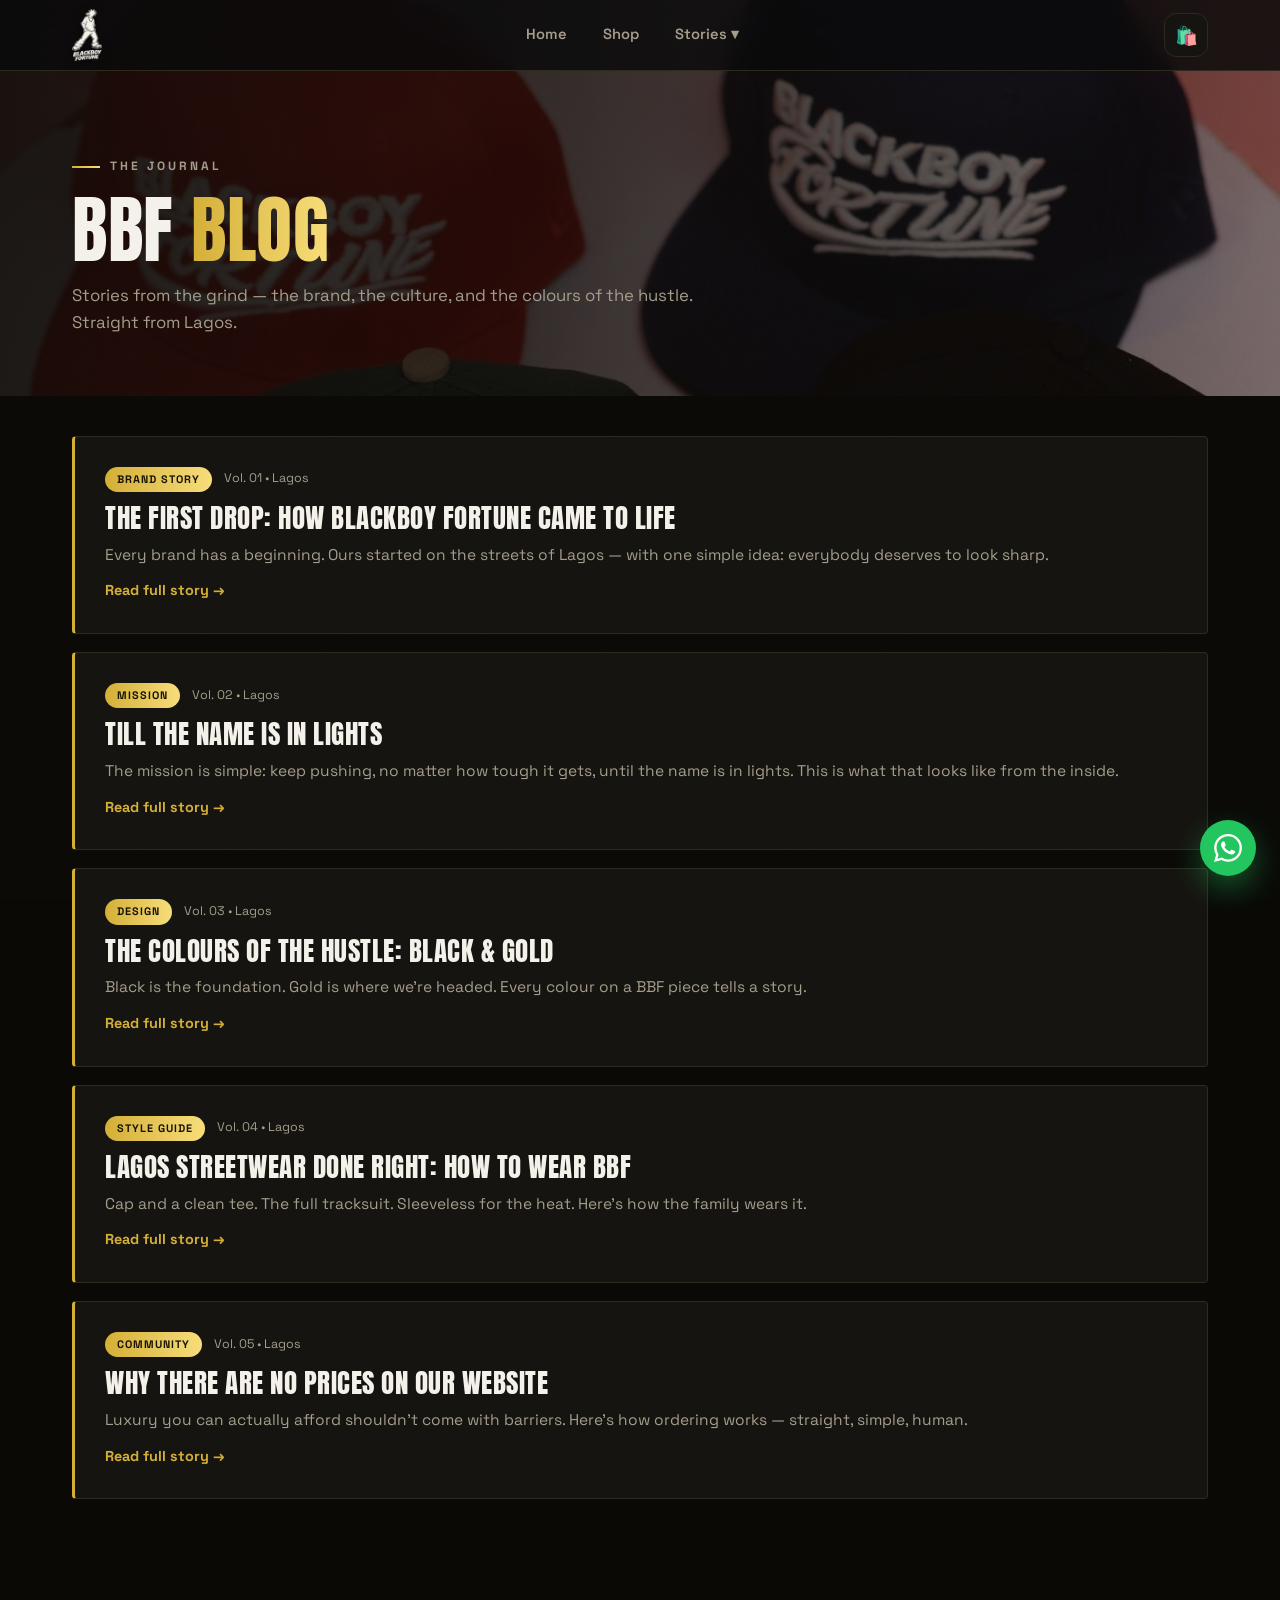
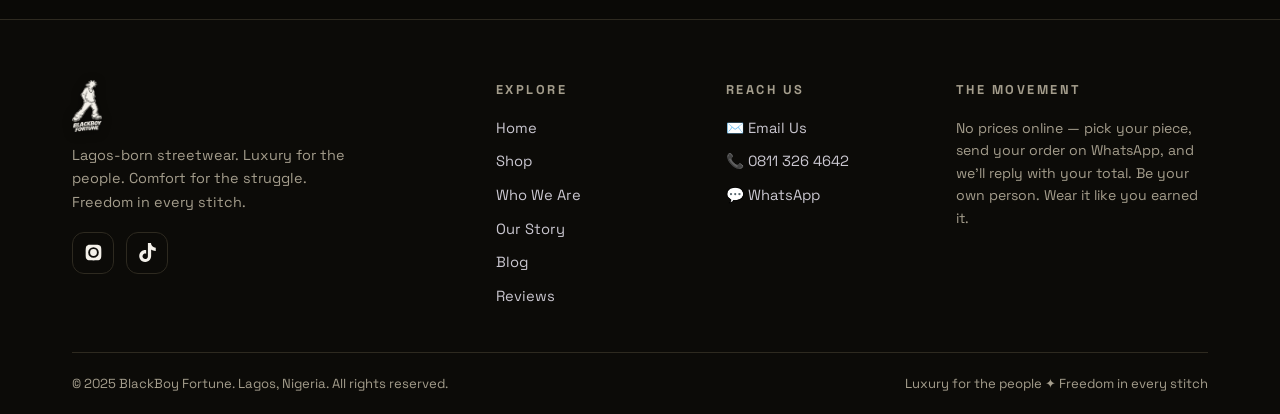
<file: blog.html>
<!DOCTYPE html>
<html lang="en">
<head>
<meta charset="UTF-8">
<meta name="viewport" content="width=device-width, initial-scale=1.0">
<title>The Journal — BlackBoy Fortune</title>
<meta name="description" content="Stories, style notes and the culture behind BlackBoy Fortune.">
<link rel="preconnect" href="https://fonts.googleapis.com">
<link href="https://fonts.googleapis.com/css2?family=Anton&family=Space+Grotesk:wght@400;500;600;700&display=swap" rel="stylesheet">
<link rel="stylesheet" href="blog.css">
</head>
<body data-page="blog">

<!-- ============ HEADER ============ -->
<header>
  <div class="container nav-inner">
    <a href="home.html" class="logo"><img src="assets/img/logo-white.png" class="mark" alt="BlackBoy Fortune"></a>
    <nav class="desktop">
      <a href="home.html" data-nav="home">Home</a>
      <a href="shop.html" data-nav="shop">Shop</a>
      <div class="nav-item" id="stories-item">
        <a href="#" id="stories-toggle">Stories ▾</a>
        <div class="dd-menu">
          <a href="who-we-are.html" data-nav="who-we-are">Who We Are <span>→</span></a>
          <a href="our-story.html" data-nav="our-story">Our Story <span>→</span></a>
          <a href="blog.html" data-nav="blog">Blog <span>→</span></a>
          <a href="reviews.html" data-nav="reviews">Reviews <span>→</span></a>
        </div>
      </div>
    </nav>
    <div class="nav-right">
      <button class="cart-btn" id="cart-open" aria-label="Open cart">🛍️<span class="cart-count" id="cart-count">0</span></button>
      <button class="hamburger" id="hamburger" aria-label="Menu"><span></span><span></span><span></span></button>
    </div>
  </div>
</header>

<!-- ============ MOBILE MENU ============ -->
<div class="mobile-menu" id="mobile-menu">

  <a class="mlink" href="home.html" data-nav="home">Home</a>
  <a class="mlink" href="shop.html" data-nav="shop">Shop</a>
  <div class="mm-label">Stories</div>
  <a class="msub" href="who-we-are.html" data-nav="who-we-are">Who We Are <span>→</span></a>
  <a class="msub" href="our-story.html" data-nav="our-story">Our Story <span>→</span></a>
  <a class="msub" href="blog.html" data-nav="blog">Blog <span>→</span></a>
  <a class="msub" href="reviews.html" data-nav="reviews">Reviews <span>→</span></a>
  <div class="mm-contact">
    <a href="mailto:blackboyfortune@gmail.com">✉️ blackboyfortune@gmail.com</a>
    <a href="tel:+2348113264642">📞 0811 326 4642</a>
  </div>

</div>

<main>
<section class="page" id="page-blog">

  <div class="phero"><div class="phero-bg"><img src="assets/img/caps-flatlay.jpg" alt="" loading="lazy"></div><div class="container">
    <span class="kicker">The Journal</span>
    <h1>BBF <span class="grad-text">Blog</span></h1>
    <p class="lead">Stories from the grind — the brand, the culture, and the colours of the hustle. Straight from Lagos.</p>
  </div></div>
  <div class="container" style="padding-bottom:80px">
    <div class="blog-list">

      <article class="blog-post">
        <div class="blog-meta"><span class="blog-cat">Brand Story</span><span>Vol. 01 • Lagos</span></div>
        <h3>The First Drop: How BlackBoy Fortune Came to Life</h3>
        <p class="blog-ex">Every brand has a beginning. Ours started on the streets of Lagos — with one simple idea: everybody deserves to look sharp.</p>
        <div class="blog-body">
          <p>BlackBoy Fortune didn't start in a studio or an office. It started from watching. Watching people grind, hustle, and survive every single day without ever getting a taste of what luxury feels like. The traders, the students, the dreamers — the people who put in the most work were the ones priced out of looking the part.</p>
          <p>That didn't sit right. So the first piece was born from one simple idea: everybody deserves to look sharp. Everybody deserves to feel like somebody. And if you're willing to work, you should be able to afford it.</p>
          <p>The first drop was small, but the message was loud — quality you can feel, style that speaks before you do, and a name that stands for freedom. From the streets of Lagos to wherever you're reading this from: welcome to the era of BlackBoy Fortune.</p>
        </div>
        <button class="read-more">Read full story →</button>
      </article>

      <article class="blog-post">
        <div class="blog-meta"><span class="blog-cat">Mission</span><span>Vol. 02 • Lagos</span></div>
        <h3>Till the Name Is in Lights</h3>
        <p class="blog-ex">The mission is simple: keep pushing, no matter how tough it gets, until the name is in lights. This is what that looks like from the inside.</p>
        <div class="blog-body">
          <p>There's a picture we hold onto — a billboard, somewhere over the Lagos traffic, with two words on it: BLACKBOY FORTUNE. That picture is the mission.</p>
          <p>Building a brand from nothing isn't a smooth road. There are slow days, doubts, and moments where quitting looks easy. But resilience isn't a value we printed on a label — it's how the brand survives. We don't fold. We rise.</p>
          <p>Every order answered, every piece delivered, every person who wears the logo out in Lekki, Ipaja, Ikorodu or anywhere in the world — that's another step toward the billboard. And when we get there, it won't just be a win for the brand. It'll be a win for everybody who was ever told luxury wasn't for them.</p>
          <p>Keep pushing. The name is going up in lights. 🚀</p>
        </div>
        <button class="read-more">Read full story →</button>
      </article>

      <article class="blog-post">
        <div class="blog-meta"><span class="blog-cat">Design</span><span>Vol. 03 • Lagos</span></div>
        <h3>The Colours of the Hustle: Black &amp; Gold</h3>
        <p class="blog-ex">Black is the foundation. Gold is where we're headed. Every colour on a BBF piece tells a story.</p>
        <div class="blog-body">
          <p>Every BlackBoy Fortune piece starts with the same foundation: black. Bold. Clean. Unbothered. It's the base every hustler stands on — no noise, no pretending.</p>
          <p>Then comes the gold. Gold for ambition — the colour of kings built from nothing. Gold for the fortune that's coming, no matter how long the grind takes. Rust and warm tones for the struggle and the fire that keeps you going when the odds say stop.</p>
          <p>No colour on a BlackBoy Fortune piece is random. Ambition, hustle, and life lived in full colour — that's the whole language. When you wear it, you're not just matching an outfit. You're saying something.</p>
        </div>
        <button class="read-more">Read full story →</button>
      </article>

      <article class="blog-post">
        <div class="blog-meta"><span class="blog-cat">Style Guide</span><span>Vol. 04 • Lagos</span></div>
        <h3>Lagos Streetwear Done Right: How to Wear BBF</h3>
        <p class="blog-ex">Cap and a clean tee. The full tracksuit. Sleeveless for the heat. Here's how the family wears it.</p>
        <div class="blog-body">
          <p>Streetwear in Lagos has its own rules — the heat is real, the moves are plenty, and the fit has to speak before you do. Here's how to run your BlackBoy Fortune pieces:</p>
          <p><b>The Everyday Hustle:</b> A plain BBF tee — black or white — with the logo doing the talking. Add the Signature Cap and you're set for anything the day throws at you.</p>
          <p><b>The Full Statement:</b> The tracksuit, head to toe. Purple &amp; White if you're feeling royal. Black &amp; Red if you came to be seen. Dark Blue &amp; Red for the ones who move in silence.</p>
          <p><b>Built for the Heat:</b> The sleeveless shirt was made for Lagos sun and Lagos energy. Black for the night moves, white for the daytime grind.</p>
          <p><b>Cool Evenings:</b> When the breeze picks up, the collar sweater — orange themed if you're bold — layers perfectly over a tee.</p>
          <p>However you wear it, one rule: wear it like you earned it. Because you did.</p>
        </div>
        <button class="read-more">Read full story →</button>
      </article>

      <article class="blog-post">
        <div class="blog-meta"><span class="blog-cat">Community</span><span>Vol. 05 • Lagos</span></div>
        <h3>Why There Are No Prices on Our Website</h3>
        <p class="blog-ex">Luxury you can actually afford shouldn't come with barriers. Here's how ordering works — straight, simple, human.</p>
        <div class="blog-body">
          <p>If you've shopped the site, you've noticed something different: no price tags. That's intentional.</p>
          <p>BlackBoy Fortune was built for people who've been priced out of luxury for too long. Instead of fixed numbers on a screen, we keep it human — you pick your pieces, send your order straight to us on WhatsApp, and we respond personally with the total for your order. Bulk order? Family order? Rep your set with five caps? Let's talk.</p>
          <p>It also means every order is a conversation, not a transaction. You ask, we answer. Got something on your mind? The same door is open — tap <b>Enquiry</b> in your cart, or reach us from the home page by email, phone call, or WhatsApp.</p>
          <p>Pick your piece. Add it to your cart. Tap Order. We've got you from there. Welcome to the family. 🤞</p>
        </div>
        <button class="read-more">Read full story →</button>
      </article>

    </div>
  </div>

</section>
</main>

<!-- ============ CART DRAWER ============ -->
<div class="drawer-overlay" id="drawer-overlay"></div>
<aside class="cart-drawer" id="cart-drawer" aria-label="Shopping cart">
  <div class="drawer-head">
    <h3>Your Cart <span id="drawer-count"></span></h3>
    <button class="icon-btn" id="cart-close" aria-label="Close cart">✕</button>
  </div>
  <p class="drawer-note">💸 <b>No prices online.</b> Tap <b>ORDER</b> and we'll reply on WhatsApp with the total. Just asking something? Tap <b>ENQUIRY</b>.</p>
  <div class="drawer-items" id="drawer-items"></div>
  <div class="drawer-foot">
    <div class="drawer-total"><span>Total pieces</span><strong id="drawer-total">0</strong></div>
    <button class="btn btn-block" id="order-btn">🛒 Order via WhatsApp</button>
    <button class="btn-ghost btn-block enq-btn" id="enquiry-btn">❓ Make an Enquiry</button>
    <button class="btn-ghost btn-block clear-btn" id="clear-btn">🗑️ Clear Cart</button>
  </div>
</aside>

<a class="wa-float" href="https://wa.me/2348113264642?text=Hello%20BlackBoy%20Fortune!%20I%20have%20an%20enquiry." target="_blank" rel="noopener" aria-label="Chat on WhatsApp">
  <svg viewBox="0 0 24 24"><path d="M17.472 14.382c-.297-.149-1.758-.867-2.03-.967-.273-.099-.471-.148-.67.15-.197.297-.767.966-.94 1.164-.173.199-.347.223-.644.075-.297-.15-1.255-.463-2.39-1.475-.883-.788-1.48-1.761-1.653-2.059-.173-.297-.018-.458.13-.606.134-.133.297-.347.446-.52.149-.174.198-.298.297-.497.1-.198.05-.371-.025-.52-.074-.149-.669-1.612-.916-2.207-.242-.579-.487-.5-.669-.51-.173-.008-.371-.01-.57-.01-.198 0-.52.074-.792.372-.272.297-1.04 1.016-1.04 2.479 0 1.462 1.065 2.875 1.213 3.074.149.198 2.096 3.2 5.077 4.487.709.306 1.262.489 1.694.625.712.227 1.36.195 1.871.118.571-.085 1.758-.719 2.006-1.413.248-.694.248-1.289.173-1.413-.074-.124-.272-.198-.57-.347m-5.421 7.403h-.004a9.87 9.87 0 01-5.031-1.378l-.361-.214-3.741.982.998-3.648-.235-.374a9.86 9.86 0 01-1.51-5.26c.001-5.45 4.436-9.884 9.888-9.884 2.64 0 5.122 1.03 6.988 2.898a9.825 9.825 0 012.893 6.994c-.003 5.45-4.437 9.884-9.885 9.884m8.413-18.297A11.815 11.815 0 0012.05 0C5.495 0 .16 5.335.157 11.892c0 2.096.547 4.142 1.588 5.945L.057 24l6.305-1.654a11.882 11.882 0 005.683 1.448h.005c6.554 0 11.89-5.335 11.893-11.893a11.821 11.821 0 00-3.48-8.413z"/></svg>
</a>

<div id="toast" role="status"></div>

<!-- ============ FOOTER ============ -->
<footer>
  <div class="container">
    <div class="foot-grid">
      <div class="foot-brand">
        <a href="home.html" class="logo foot-logo"><img src="assets/img/logo-white.png" class="mark" alt="BlackBoy Fortune"></a>
        <p>Lagos-born streetwear. Luxury for the people. Comfort for the struggle. Freedom in every stitch.</p>
        <div class="socials">
          <a href="https://www.instagram.com/blackboyfortune.ng?utm_source=ig_web_button_share_sheet&igsi=ZDNlZDc0MzIxNw==" target="_blank" rel="noopener" aria-label="Instagram">
            <svg viewBox="0 0 24 24"><path d="M12 2.2c3.2 0 3.6 0 4.9.1 1.2.1 1.8.2 2.2.4.6.2 1 .5 1.4.9.4.4.7.8.9 1.4.2.4.4 1 .4 2.2.1 1.3.1 1.7.1 4.9s0 3.6-.1 4.9c-.1 1.2-.2 1.8-.4 2.2-.2.6-.5 1-.9 1.4-.4.4-.8.7-1.4.9-.4.2-1 .4-2.2.4-1.3.1-1.7.1-4.9.1s-3.6 0-4.9-.1c-1.2-.1-1.8-.2-2.2-.4-.6-.2-1-.5-1.4-.9-.4-.4-.7-.8-.9-1.4-.2-.4-.4-1-.4-2.2-.1-1.3-.1-1.7-.1-4.9s0-3.6.1-4.9c.1-1.2.2-1.8.4-2.2.2-.6.5-1 .9-1.4.4-.4.8-.7 1.4-.9.4-.2 1-.4 2.2-.4 1.3-.1 1.7-.1 4.9-.1zm0 3.1a6.7 6.7 0 100 13.4 6.7 6.7 0 000-13.4zm0 11a4.3 4.3 0 110-8.6 4.3 4.3 0 010 8.6zm6.9-11.3a1.6 1.6 0 11-3.2 0 1.6 1.6 0 013.2 0z"/></svg>
          </a>
          <a href="https://www.tiktok.com/@blackboyfortune1?is_from_webapp=1&sender_device=pc" target="_blank" rel="noopener" aria-label="TikTok">
            <svg viewBox="0 0 24 24"><path d="M12.53.02C13.84 0 15.14.01 16.44 0c.08 1.53.63 3.09 1.75 4.17 1.12 1.11 2.7 1.62 4.24 1.79v4.03c-1.44-.05-2.89-.35-4.2-.97-.57-.26-1.1-.59-1.62-.93-.01 2.92.01 5.84-.02 8.75-.08 1.4-.54 2.79-1.35 3.94-1.31 1.92-3.58 3.17-5.91 3.21-1.43.08-2.86-.31-4.08-1.03-2.02-1.19-3.44-3.37-3.65-5.71-.02-.5-.03-1-.01-1.49.18-1.9 1.12-3.72 2.58-4.96 1.66-1.44 3.98-2.13 6.15-1.72.02 1.48-.04 2.96-.04 4.44-.99-.32-2.15-.23-3.02.37-.63.41-1.11 1.04-1.36 1.75-.21.51-.15 1.07-.14 1.61.24 1.64 1.82 3.02 3.5 2.87 1.12-.01 2.19-.66 2.77-1.61.19-.33.4-.67.41-1.06.1-1.79.06-3.57.07-5.36.01-4.03-.01-8.05.02-12.07z"/></svg>
          </a>
        </div>
      </div>
      <div>
        <h4>Explore</h4>
        <div class="foot-links">
          <a href="home.html">Home</a>
          <a href="shop.html">Shop</a>
          <a href="who-we-are.html">Who We Are</a>
          <a href="our-story.html">Our Story</a>
          <a href="blog.html">Blog</a>
          <a href="reviews.html">Reviews</a>
        </div>
      </div>
      <div>
        <h4>Reach Us</h4>
        <div class="foot-links">
          <a href="mailto:blackboyfortune@gmail.com">✉️ Email Us</a>
          <a href="tel:+2348113264642">📞 0811 326 4642</a>
          <a href="https://wa.me/2348113264642?text=Hello%20BlackBoy%20Fortune!%20I%20have%20an%20enquiry." target="_blank" rel="noopener">💬 WhatsApp</a>
        </div>
      </div>
      <div>
        <h4>The Movement</h4>
        <p style="color:var(--muted);font-size:.88rem">No prices online — pick your piece, send your order on WhatsApp, and we'll reply with your total. Be your own person. Wear it like you earned it.</p>
      </div>
    </div>
    <div class="foot-bottom">
      <span>© 2025 BlackBoy Fortune. Lagos, Nigeria. All rights reserved.</span>
      <span>Luxury for the people ✦ Freedom in every stitch</span>
    </div>
  </div>
</footer>

<script src="blog.js"></script>
</body>
</html>
</file>
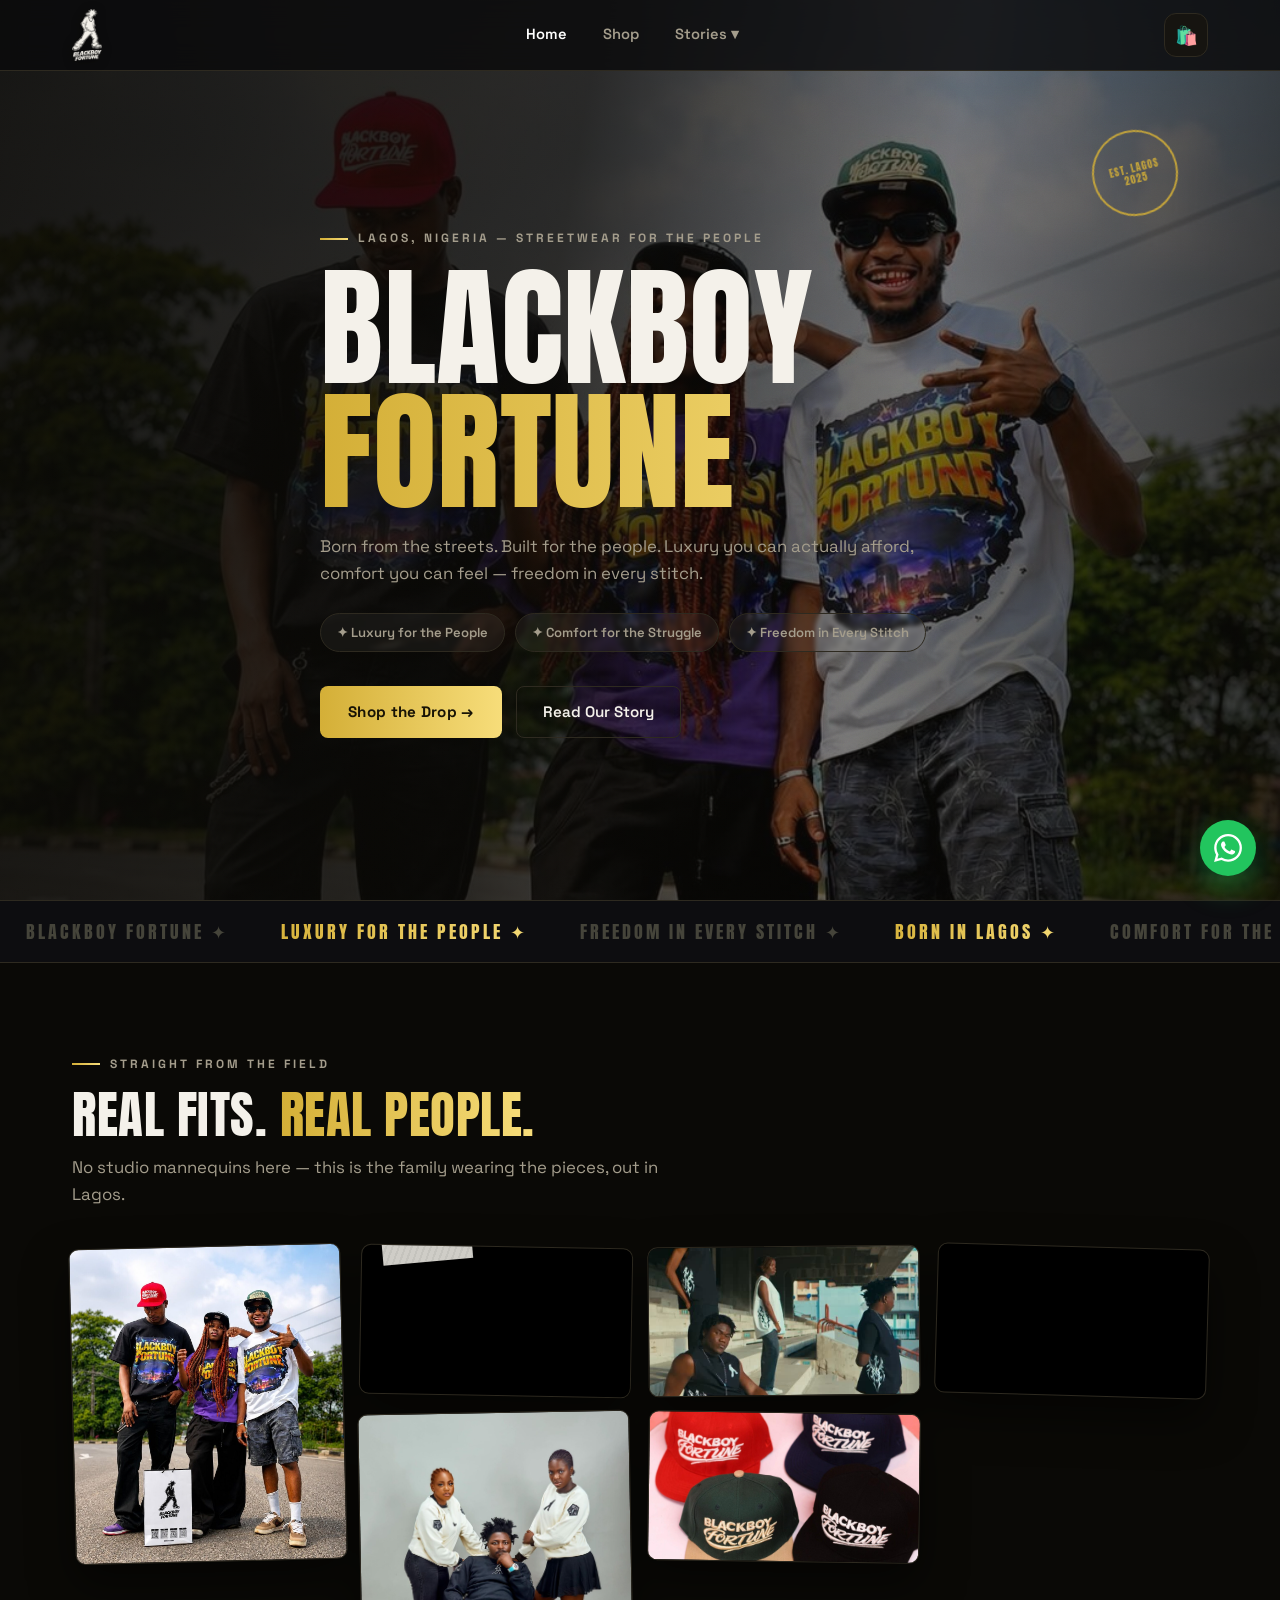
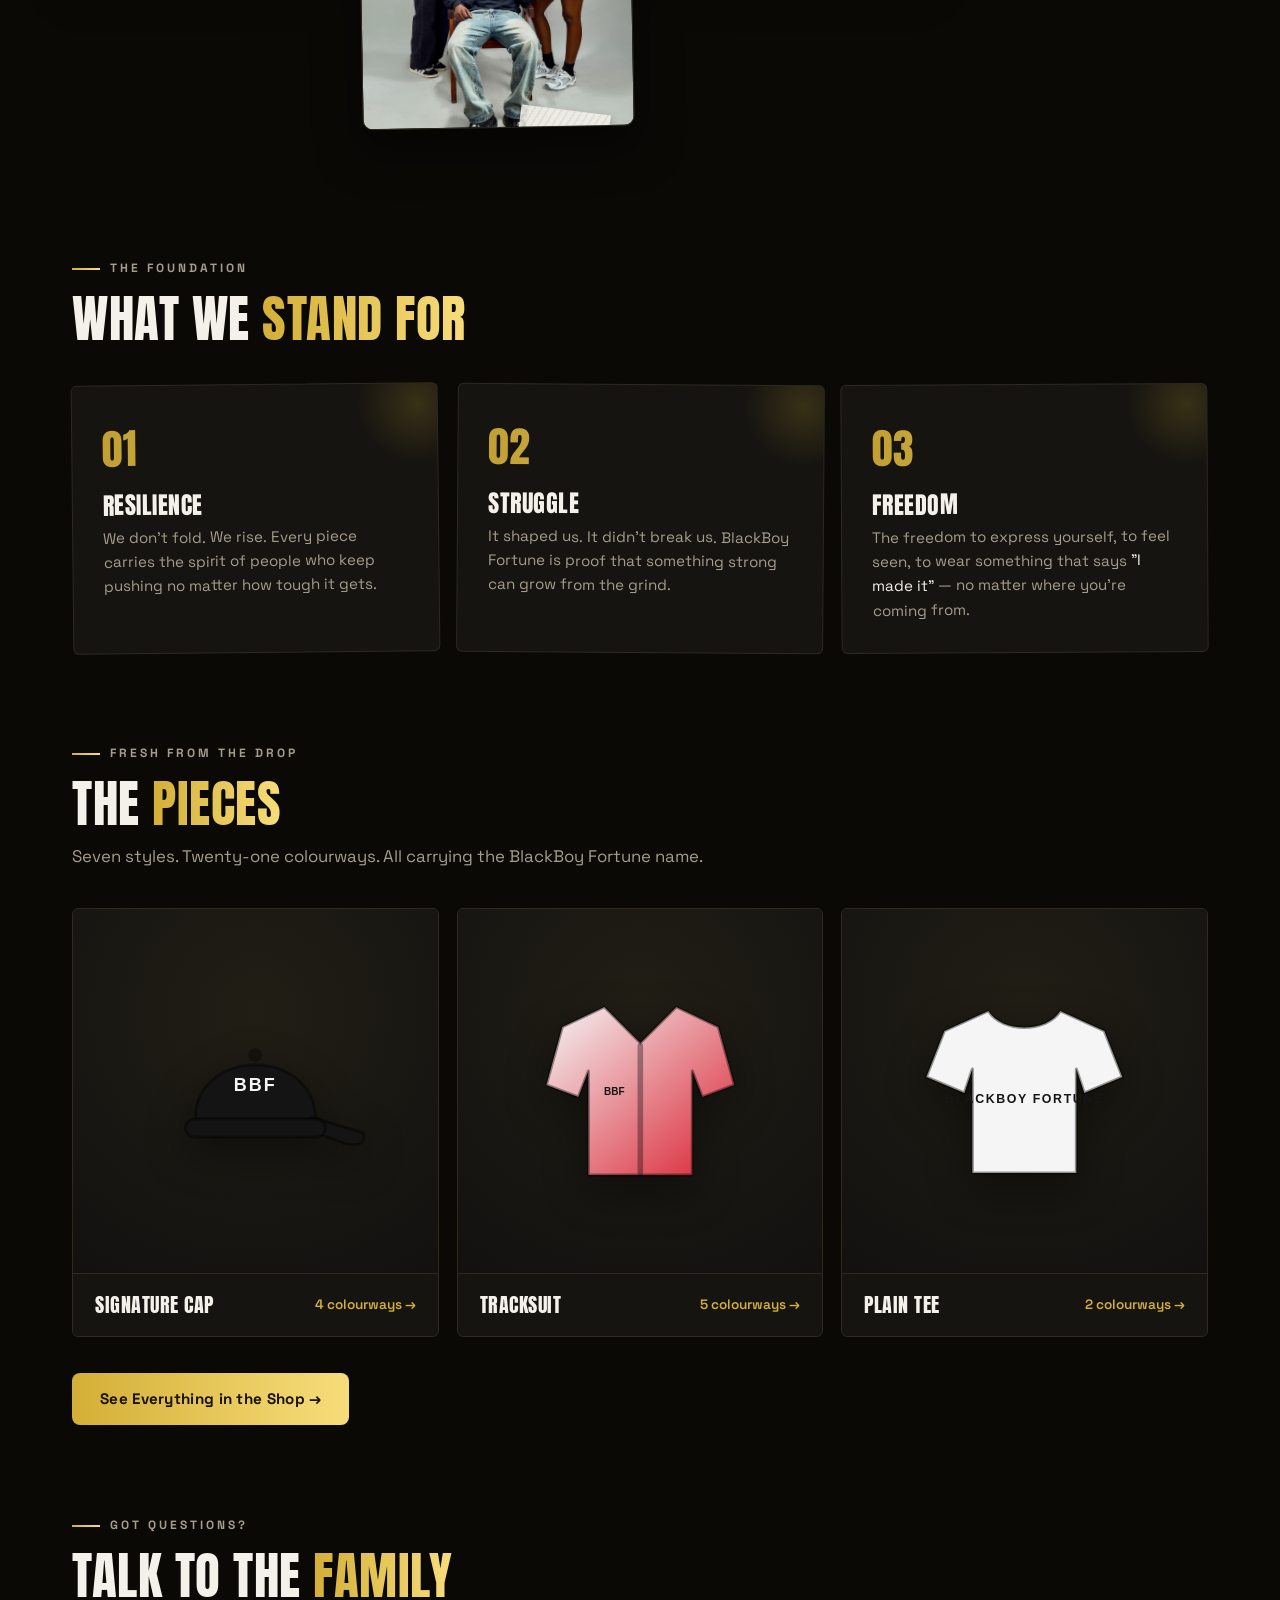
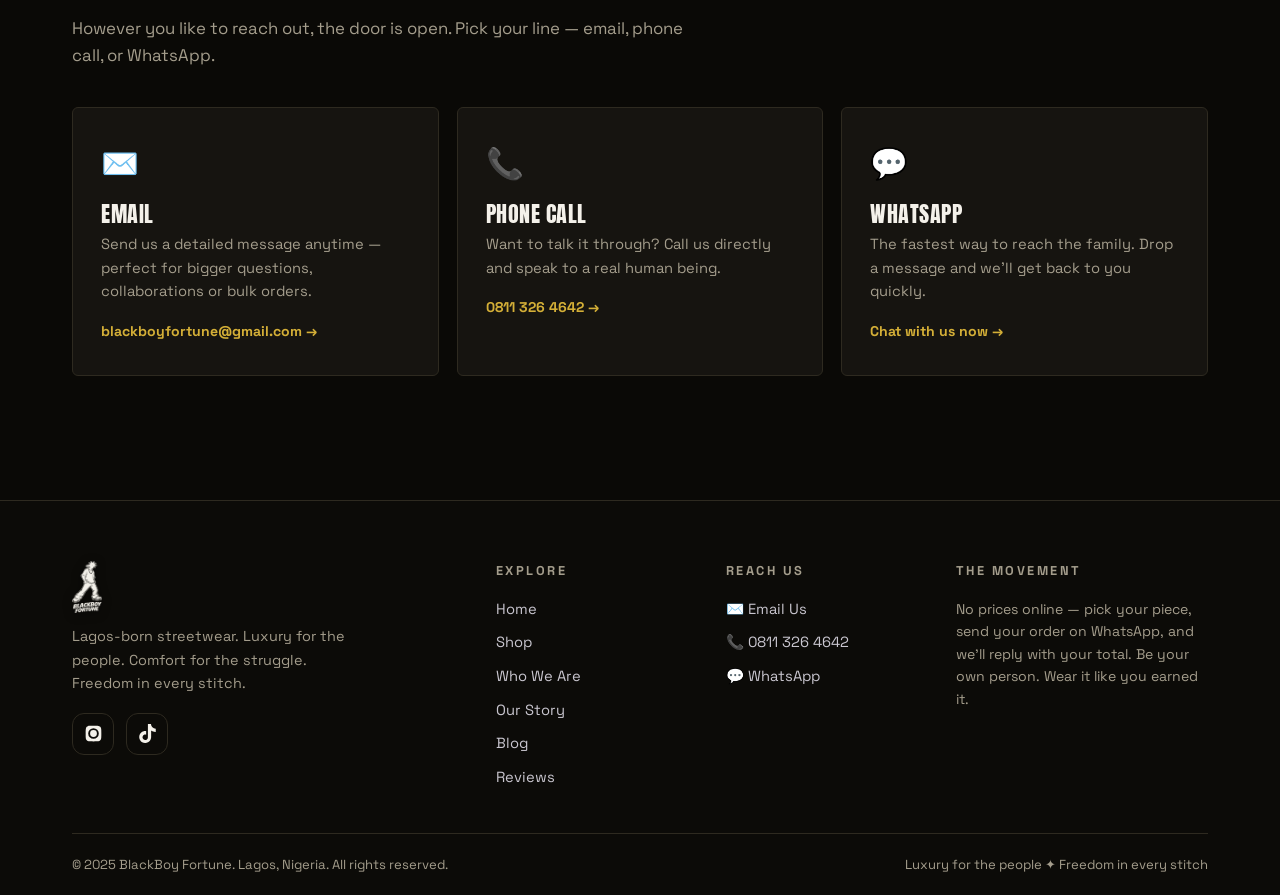
<file: home.html>
<!DOCTYPE html>
<html lang="en">
<head>
<meta charset="UTF-8">
<meta name="viewport" content="width=device-width, initial-scale=1.0">
<title>BlackBoy Fortune — Luxury For The People | Lagos Streetwear</title>
<meta name="description" content="BlackBoy Fortune — Lagos-born streetwear. Luxury you can actually afford. Caps, tracksuits, tees, sweaters & more. Order via WhatsApp.">
<link rel="preconnect" href="https://fonts.googleapis.com">
<link href="https://fonts.googleapis.com/css2?family=Anton&family=Space+Grotesk:wght@400;500;600;700&display=swap" rel="stylesheet">
<link rel="stylesheet" href="home.css">
</head>
<body data-page="home">

<!-- ============ HEADER ============ -->
<header>
  <div class="container nav-inner">
    <a href="home.html" class="logo"><img src="assets/img/logo-white.png" class="mark" alt="BlackBoy Fortune"></a>
    <nav class="desktop">
      <a href="home.html" data-nav="home">Home</a>
      <a href="shop.html" data-nav="shop">Shop</a>
      <div class="nav-item" id="stories-item">
        <a href="#" id="stories-toggle">Stories ▾</a>
        <div class="dd-menu">
          <a href="who-we-are.html" data-nav="who-we-are">Who We Are <span>→</span></a>
          <a href="our-story.html" data-nav="our-story">Our Story <span>→</span></a>
          <a href="blog.html" data-nav="blog">Blog <span>→</span></a>
          <a href="reviews.html" data-nav="reviews">Reviews <span>→</span></a>
        </div>
      </div>
    </nav>
    <div class="nav-right">
      <button class="cart-btn" id="cart-open" aria-label="Open cart">🛍️<span class="cart-count" id="cart-count">0</span></button>
      <button class="hamburger" id="hamburger" aria-label="Menu"><span></span><span></span><span></span></button>
    </div>
  </div>
</header>

<!-- ============ MOBILE MENU ============ -->
<div class="mobile-menu" id="mobile-menu">

  <a class="mlink" href="home.html" data-nav="home">Home</a>
  <a class="mlink" href="shop.html" data-nav="shop">Shop</a>
  <div class="mm-label">Stories</div>
  <a class="msub" href="who-we-are.html" data-nav="who-we-are">Who We Are <span>→</span></a>
  <a class="msub" href="our-story.html" data-nav="our-story">Our Story <span>→</span></a>
  <a class="msub" href="blog.html" data-nav="blog">Blog <span>→</span></a>
  <a class="msub" href="reviews.html" data-nav="reviews">Reviews <span>→</span></a>
  <div class="mm-contact">
    <a href="mailto:blackboyfortune@gmail.com">✉️ blackboyfortune@gmail.com</a>
    <a href="tel:+2348113264642">📞 0811 326 4642</a>
  </div>

</div>

<main>
<section class="page" id="page-home">

  <div class="hero">
    <div class="stamp hero-stamp">Est. Lagos<br>2025</div>
    <div class="container">
      <span class="kicker">Lagos, Nigeria — Streetwear For The People</span>
      <h1>Blackboy<span class="line2">Fortune</span></h1>
      <p class="lead">Born from the streets. Built for the people. Luxury you can actually afford, comfort you can feel — freedom in every stitch.</p>
      <div class="hero-chips">
        <span class="chip">✦ Luxury for the People</span>
        <span class="chip">✦ Comfort for the Struggle</span>
        <span class="chip">✦ Freedom in Every Stitch</span>
      </div>
      <div class="hero-cta">
        <a class="btn" href="shop.html">Shop the Drop →</a>
        <a class="btn-ghost" href="our-story.html">Read Our Story</a>
      </div>
    </div>
  </div>

  <div class="marquee">
    <div class="marquee-track" id="marquee"></div>
  </div>

  <section class="block" style="padding-bottom:40px">
    <div class="container">
      <span class="kicker">Straight From The Field</span>
      <h2 class="h2">Real Fits. <span class="grad-text">Real People.</span></h2>
      <p class="lead">No studio mannequins here — this is the family wearing the pieces, out in Lagos.</p>
      <div class="lookbook-grid">
        <div class="lb-item lb-tall photo-frame rot-a"><img src="assets/img/three-friends.jpg" alt="Three friends repping BlackBoy Fortune tees and caps on the road" loading="lazy"></div>
        <div class="lb-item photo-frame rot-b"><video autoplay muted loop playsinline src="assets/video/lookbook-1.mp4"></video><span class="tape" style="top:-10px;left:20px"></span></div>
        <div class="lb-item photo-frame rot-c"><img src="assets/img/street-bridge.jpg" alt="Two friends in BlackBoy Fortune tees under a Lagos bridge" loading="lazy"></div>
        <div class="lb-item photo-frame rot-d"><video autoplay muted loop playsinline src="assets/video/lookbook-2.mp4"></video></div>
        <div class="lb-item lb-tall photo-frame rot-e"><img src="assets/img/group-studio.jpg" alt="BlackBoy Fortune studio group shot" loading="lazy"><span class="tape" style="bottom:-10px;right:24px;transform:rotate(8deg)"></span></div>
        <div class="lb-item photo-frame rot-f"><img src="assets/img/caps-flatlay.jpg" alt="BlackBoy Fortune caps in red, navy, green and black" loading="lazy"></div>
      </div>
    </div>
  </section>

  <section class="block">
    <div class="container">
      <span class="kicker">The Foundation</span>
      <h2 class="h2">What We <span class="grad-text">Stand For</span></h2>
      <div class="val-grid">
        <div class="val-card"><div class="num">01</div><h3>Resilience</h3><p>We don't fold. We rise. Every piece carries the spirit of people who keep pushing no matter how tough it gets.</p></div>
        <div class="val-card"><div class="num">02</div><h3>Struggle</h3><p>It shaped us. It didn't break us. BlackBoy Fortune is proof that something strong can grow from the grind.</p></div>
        <div class="val-card"><div class="num">03</div><h3>Freedom</h3><p>The freedom to express yourself, to feel seen, to wear something that says <em style="font-style:normal;color:var(--text)">"I made it"</em> — no matter where you're coming from.</p></div>
      </div>
    </div>
  </section>

  <section class="block" style="padding-top:0">
    <div class="container">
      <span class="kicker">Fresh From The Drop</span>
      <h2 class="h2">The <span class="grad-text">Pieces</span></h2>
      <p class="lead">Seven styles. Twenty-one colourways. All carrying the BlackBoy Fortune name.</p>
      <div class="feat-grid" id="home-featured"></div>
      <div class="cta-row"><a class="btn" href="shop.html">See Everything in the Shop →</a></div>
    </div>
  </section>

  <section class="block" style="padding-top:0">
    <div class="container">
      <span class="kicker">Got Questions?</span>
      <h2 class="h2">Talk to the <span class="grad-text">Family</span></h2>
      <p class="lead">However you like to reach out, the door is open. Pick your line — email, phone call, or WhatsApp.</p>
      <div class="enq-grid">
        <a class="enq-card" href="mailto:blackboyfortune@gmail.com?subject=Enquiry%20—%20BlackBoy%20Fortune">
          <div class="ico">✉️</div><h3>Email</h3>
          <p>Send us a detailed message anytime — perfect for bigger questions, collaborations or bulk orders.</p>
          <span class="go">blackboyfortune@gmail.com →</span>
        </a>
        <a class="enq-card" href="tel:+2348113264642">
          <div class="ico">📞</div><h3>Phone Call</h3>
          <p>Want to talk it through? Call us directly and speak to a real human being.</p>
          <span class="go">0811 326 4642 →</span>
        </a>
        <a class="enq-card" href="https://wa.me/2348113264642?text=Hello%20BlackBoy%20Fortune!%20I%20have%20an%20enquiry." target="_blank" rel="noopener">
          <div class="ico">💬</div><h3>WhatsApp</h3>
          <p>The fastest way to reach the family. Drop a message and we'll get back to you quickly.</p>
          <span class="go">Chat with us now →</span>
        </a>
      </div>
    </div>
  </section>

</section>
</main>

<!-- ============ CART DRAWER ============ -->
<div class="drawer-overlay" id="drawer-overlay"></div>
<aside class="cart-drawer" id="cart-drawer" aria-label="Shopping cart">
  <div class="drawer-head">
    <h3>Your Cart <span id="drawer-count"></span></h3>
    <button class="icon-btn" id="cart-close" aria-label="Close cart">✕</button>
  </div>
  <p class="drawer-note">💸 <b>No prices online.</b> Tap <b>ORDER</b> and we'll reply on WhatsApp with the total. Just asking something? Tap <b>ENQUIRY</b>.</p>
  <div class="drawer-items" id="drawer-items"></div>
  <div class="drawer-foot">
    <div class="drawer-total"><span>Total pieces</span><strong id="drawer-total">0</strong></div>
    <button class="btn btn-block" id="order-btn">🛒 Order via WhatsApp</button>
    <button class="btn-ghost btn-block enq-btn" id="enquiry-btn">❓ Make an Enquiry</button>
    <button class="btn-ghost btn-block clear-btn" id="clear-btn">🗑️ Clear Cart</button>
  </div>
</aside>

<a class="wa-float" href="https://wa.me/2348113264642?text=Hello%20BlackBoy%20Fortune!%20I%20have%20an%20enquiry." target="_blank" rel="noopener" aria-label="Chat on WhatsApp">
  <svg viewBox="0 0 24 24"><path d="M17.472 14.382c-.297-.149-1.758-.867-2.03-.967-.273-.099-.471-.148-.67.15-.197.297-.767.966-.94 1.164-.173.199-.347.223-.644.075-.297-.15-1.255-.463-2.39-1.475-.883-.788-1.48-1.761-1.653-2.059-.173-.297-.018-.458.13-.606.134-.133.297-.347.446-.52.149-.174.198-.298.297-.497.1-.198.05-.371-.025-.52-.074-.149-.669-1.612-.916-2.207-.242-.579-.487-.5-.669-.51-.173-.008-.371-.01-.57-.01-.198 0-.52.074-.792.372-.272.297-1.04 1.016-1.04 2.479 0 1.462 1.065 2.875 1.213 3.074.149.198 2.096 3.2 5.077 4.487.709.306 1.262.489 1.694.625.712.227 1.36.195 1.871.118.571-.085 1.758-.719 2.006-1.413.248-.694.248-1.289.173-1.413-.074-.124-.272-.198-.57-.347m-5.421 7.403h-.004a9.87 9.87 0 01-5.031-1.378l-.361-.214-3.741.982.998-3.648-.235-.374a9.86 9.86 0 01-1.51-5.26c.001-5.45 4.436-9.884 9.888-9.884 2.64 0 5.122 1.03 6.988 2.898a9.825 9.825 0 012.893 6.994c-.003 5.45-4.437 9.884-9.885 9.884m8.413-18.297A11.815 11.815 0 0012.05 0C5.495 0 .16 5.335.157 11.892c0 2.096.547 4.142 1.588 5.945L.057 24l6.305-1.654a11.882 11.882 0 005.683 1.448h.005c6.554 0 11.89-5.335 11.893-11.893a11.821 11.821 0 00-3.48-8.413z"/></svg>
</a>

<div id="toast" role="status"></div>

<!-- ============ FOOTER ============ -->
<footer>
  <div class="container">
    <div class="foot-grid">
      <div class="foot-brand">
        <a href="home.html" class="logo foot-logo"><img src="assets/img/logo-white.png" class="mark" alt="BlackBoy Fortune"></a>
        <p>Lagos-born streetwear. Luxury for the people. Comfort for the struggle. Freedom in every stitch.</p>
        <div class="socials">
          <a href="https://www.instagram.com/blackboyfortune.ng?utm_source=ig_web_button_share_sheet&igsi=ZDNlZDc0MzIxNw==" target="_blank" rel="noopener" aria-label="Instagram">
            <svg viewBox="0 0 24 24"><path d="M12 2.2c3.2 0 3.6 0 4.9.1 1.2.1 1.8.2 2.2.4.6.2 1 .5 1.4.9.4.4.7.8.9 1.4.2.4.4 1 .4 2.2.1 1.3.1 1.7.1 4.9s0 3.6-.1 4.9c-.1 1.2-.2 1.8-.4 2.2-.2.6-.5 1-.9 1.4-.4.4-.8.7-1.4.9-.4.2-1 .4-2.2.4-1.3.1-1.7.1-4.9.1s-3.6 0-4.9-.1c-1.2-.1-1.8-.2-2.2-.4-.6-.2-1-.5-1.4-.9-.4-.4-.7-.8-.9-1.4-.2-.4-.4-1-.4-2.2-.1-1.3-.1-1.7-.1-4.9s0-3.6.1-4.9c.1-1.2.2-1.8.4-2.2.2-.6.5-1 .9-1.4.4-.4.8-.7 1.4-.9.4-.2 1-.4 2.2-.4 1.3-.1 1.7-.1 4.9-.1zm0 3.1a6.7 6.7 0 100 13.4 6.7 6.7 0 000-13.4zm0 11a4.3 4.3 0 110-8.6 4.3 4.3 0 010 8.6zm6.9-11.3a1.6 1.6 0 11-3.2 0 1.6 1.6 0 013.2 0z"/></svg>
          </a>
          <a href="https://www.tiktok.com/@blackboyfortune1?is_from_webapp=1&sender_device=pc" target="_blank" rel="noopener" aria-label="TikTok">
            <svg viewBox="0 0 24 24"><path d="M12.53.02C13.84 0 15.14.01 16.44 0c.08 1.53.63 3.09 1.75 4.17 1.12 1.11 2.7 1.62 4.24 1.79v4.03c-1.44-.05-2.89-.35-4.2-.97-.57-.26-1.1-.59-1.62-.93-.01 2.92.01 5.84-.02 8.75-.08 1.4-.54 2.79-1.35 3.94-1.31 1.92-3.58 3.17-5.91 3.21-1.43.08-2.86-.31-4.08-1.03-2.02-1.19-3.44-3.37-3.65-5.71-.02-.5-.03-1-.01-1.49.18-1.9 1.12-3.72 2.58-4.96 1.66-1.44 3.98-2.13 6.15-1.72.02 1.48-.04 2.96-.04 4.44-.99-.32-2.15-.23-3.02.37-.63.41-1.11 1.04-1.36 1.75-.21.51-.15 1.07-.14 1.61.24 1.64 1.82 3.02 3.5 2.87 1.12-.01 2.19-.66 2.77-1.61.19-.33.4-.67.41-1.06.1-1.79.06-3.57.07-5.36.01-4.03-.01-8.05.02-12.07z"/></svg>
          </a>
        </div>
      </div>
      <div>
        <h4>Explore</h4>
        <div class="foot-links">
          <a href="home.html">Home</a>
          <a href="shop.html">Shop</a>
          <a href="who-we-are.html">Who We Are</a>
          <a href="our-story.html">Our Story</a>
          <a href="blog.html">Blog</a>
          <a href="reviews.html">Reviews</a>
        </div>
      </div>
      <div>
        <h4>Reach Us</h4>
        <div class="foot-links">
          <a href="mailto:blackboyfortune@gmail.com">✉️ Email Us</a>
          <a href="tel:+2348113264642">📞 0811 326 4642</a>
          <a href="https://wa.me/2348113264642?text=Hello%20BlackBoy%20Fortune!%20I%20have%20an%20enquiry." target="_blank" rel="noopener">💬 WhatsApp</a>
        </div>
      </div>
      <div>
        <h4>The Movement</h4>
        <p style="color:var(--muted);font-size:.88rem">No prices online — pick your piece, send your order on WhatsApp, and we'll reply with your total. Be your own person. Wear it like you earned it.</p>
      </div>
    </div>
    <div class="foot-bottom">
      <span>© 2025 BlackBoy Fortune. Lagos, Nigeria. All rights reserved.</span>
      <span>Luxury for the people ✦ Freedom in every stitch</span>
    </div>
  </div>
</footer>

<script src="home.js"></script>
</body>
</html>
</file>
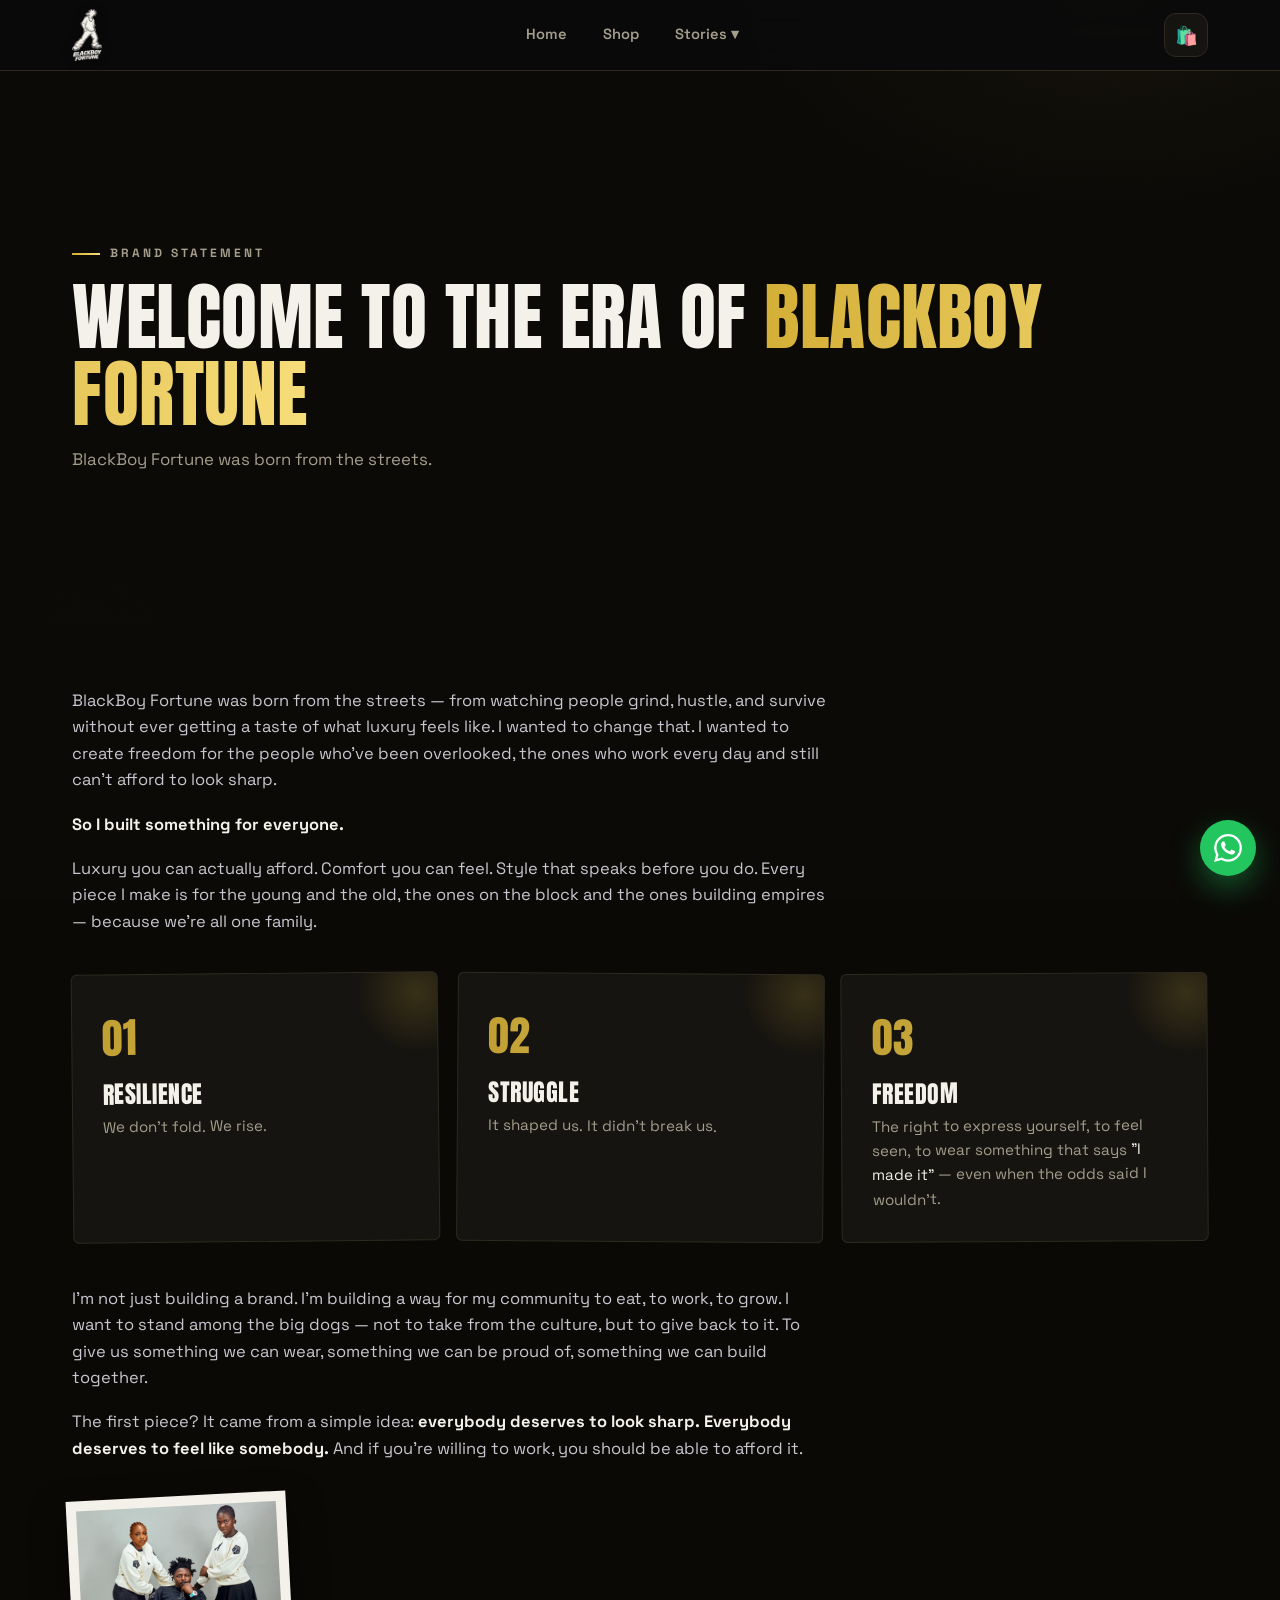
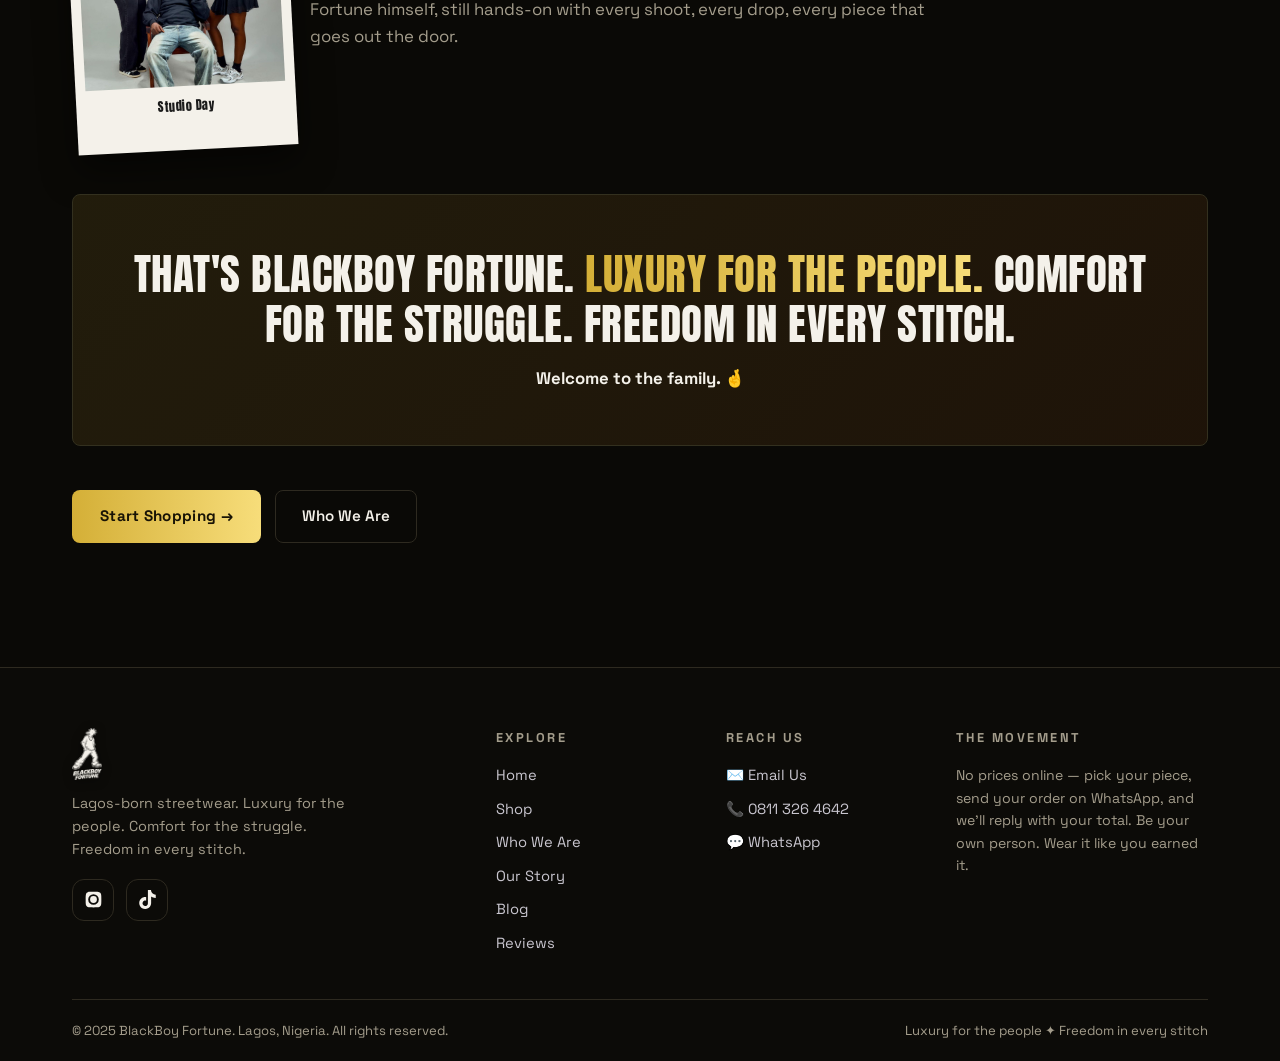
<file: our-story.html>
<!DOCTYPE html>
<html lang="en">
<head>
<meta charset="UTF-8">
<meta name="viewport" content="width=device-width, initial-scale=1.0">
<title>Our Story — BlackBoy Fortune</title>
<meta name="description" content="How BlackBoy Fortune started — Fortune’s story, the mission, and the family behind the brand.">
<link rel="preconnect" href="https://fonts.googleapis.com">
<link href="https://fonts.googleapis.com/css2?family=Anton&family=Space+Grotesk:wght@400;500;600;700&display=swap" rel="stylesheet">
<link rel="stylesheet" href="our-story.css">
</head>
<body data-page="our-story">

<!-- ============ HEADER ============ -->
<header>
  <div class="container nav-inner">
    <a href="home.html" class="logo"><img src="assets/img/logo-white.png" class="mark" alt="BlackBoy Fortune"></a>
    <nav class="desktop">
      <a href="home.html" data-nav="home">Home</a>
      <a href="shop.html" data-nav="shop">Shop</a>
      <div class="nav-item" id="stories-item">
        <a href="#" id="stories-toggle">Stories ▾</a>
        <div class="dd-menu">
          <a href="who-we-are.html" data-nav="who-we-are">Who We Are <span>→</span></a>
          <a href="our-story.html" data-nav="our-story">Our Story <span>→</span></a>
          <a href="blog.html" data-nav="blog">Blog <span>→</span></a>
          <a href="reviews.html" data-nav="reviews">Reviews <span>→</span></a>
        </div>
      </div>
    </nav>
    <div class="nav-right">
      <button class="cart-btn" id="cart-open" aria-label="Open cart">🛍️<span class="cart-count" id="cart-count">0</span></button>
      <button class="hamburger" id="hamburger" aria-label="Menu"><span></span><span></span><span></span></button>
    </div>
  </div>
</header>

<!-- ============ MOBILE MENU ============ -->
<div class="mobile-menu" id="mobile-menu">

  <a class="mlink" href="home.html" data-nav="home">Home</a>
  <a class="mlink" href="shop.html" data-nav="shop">Shop</a>
  <div class="mm-label">Stories</div>
  <a class="msub" href="who-we-are.html" data-nav="who-we-are">Who We Are <span>→</span></a>
  <a class="msub" href="our-story.html" data-nav="our-story">Our Story <span>→</span></a>
  <a class="msub" href="blog.html" data-nav="blog">Blog <span>→</span></a>
  <a class="msub" href="reviews.html" data-nav="reviews">Reviews <span>→</span></a>
  <div class="mm-contact">
    <a href="mailto:blackboyfortune@gmail.com">✉️ blackboyfortune@gmail.com</a>
    <a href="tel:+2348113264642">📞 0811 326 4642</a>
  </div>

</div>

<main>
<section class="page" id="page-our-story">

  <div class="phero phero-video">
    <div class="phero-bg phero-bg-video">
      <video id="story-bg-video" autoplay muted playsinline></video>
    </div>
    <div class="container">
    <span class="kicker">Brand Statement</span>
    <h1>Welcome to the Era of <span class="grad-text">BlackBoy Fortune</span></h1>
    <p class="lead">BlackBoy Fortune was born from the streets.</p>
  </div></div>
  <section class="block" style="padding-top:40px"><div class="container">
    <div class="prose">
      <p>BlackBoy Fortune was born from the streets — from watching people grind, hustle, and survive without ever getting a taste of what luxury feels like. I wanted to change that. I wanted to create freedom for the people who've been overlooked, the ones who work every day and still can't afford to look sharp.</p>
      <p><b>So I built something for everyone.</b></p>
      <p>Luxury you can actually afford. Comfort you can feel. Style that speaks before you do. Every piece I make is for the young and the old, the ones on the block and the ones building empires — because we're all one family.</p>
    </div>
    <div class="val-grid" style="grid-template-columns:repeat(3,1fr)">
      <div class="val-card"><div class="num">01</div><h3>Resilience</h3><p>We don't fold. We rise.</p></div>
      <div class="val-card"><div class="num">02</div><h3>Struggle</h3><p>It shaped us. It didn't break us.</p></div>
      <div class="val-card"><div class="num">03</div><h3>Freedom</h3><p>The right to express yourself, to feel seen, to wear something that says <em style="font-style:normal;color:var(--text)">"I made it"</em> — even when the odds said I wouldn't.</p></div>
    </div>
    <div class="prose" style="margin-top:44px">
      <p>I'm not just building a brand. I'm building a way for my community to eat, to work, to grow. I want to stand among the big dogs — not to take from the culture, but to give back to it. To give us something we can wear, something we can be proud of, something we can build together.</p>
      <p>The first piece? It came from a simple idea: <b>everybody deserves to look sharp. Everybody deserves to feel like somebody.</b> And if you're willing to work, you should be able to afford it.</p>
    </div>
    <div class="prose-photo">
      <div class="polaroid"><img src="assets/img/group-studio.jpg" alt="BlackBoy Fortune studio shoot"><span>Studio Day</span></div>
      <p class="lead" style="align-self:center">Fortune himself, still hands-on with every shoot, every drop, every piece that goes out the door.</p>
    </div>
    <div class="statement">
      <h2>That's BlackBoy Fortune. <span class="grad-text">Luxury for the people.</span> Comfort for the struggle. Freedom in every stitch.</h2>
      <p class="small" style="margin:16px 0 0;font-size:1.05rem;color:var(--text);font-weight:700">Welcome to the family. 🤞</p>
    </div>
    <div class="cta-row">
      <a class="btn" href="shop.html">Start Shopping →</a>
      <a class="btn-ghost" href="who-we-are.html">Who We Are</a>
    </div>
  </div></section>

</section>
</main>

<!-- ============ CART DRAWER ============ -->
<div class="drawer-overlay" id="drawer-overlay"></div>
<aside class="cart-drawer" id="cart-drawer" aria-label="Shopping cart">
  <div class="drawer-head">
    <h3>Your Cart <span id="drawer-count"></span></h3>
    <button class="icon-btn" id="cart-close" aria-label="Close cart">✕</button>
  </div>
  <p class="drawer-note">💸 <b>No prices online.</b> Tap <b>ORDER</b> and we'll reply on WhatsApp with the total. Just asking something? Tap <b>ENQUIRY</b>.</p>
  <div class="drawer-items" id="drawer-items"></div>
  <div class="drawer-foot">
    <div class="drawer-total"><span>Total pieces</span><strong id="drawer-total">0</strong></div>
    <button class="btn btn-block" id="order-btn">🛒 Order via WhatsApp</button>
    <button class="btn-ghost btn-block enq-btn" id="enquiry-btn">❓ Make an Enquiry</button>
    <button class="btn-ghost btn-block clear-btn" id="clear-btn">🗑️ Clear Cart</button>
  </div>
</aside>

<a class="wa-float" href="https://wa.me/2348113264642?text=Hello%20BlackBoy%20Fortune!%20I%20have%20an%20enquiry." target="_blank" rel="noopener" aria-label="Chat on WhatsApp">
  <svg viewBox="0 0 24 24"><path d="M17.472 14.382c-.297-.149-1.758-.867-2.03-.967-.273-.099-.471-.148-.67.15-.197.297-.767.966-.94 1.164-.173.199-.347.223-.644.075-.297-.15-1.255-.463-2.39-1.475-.883-.788-1.48-1.761-1.653-2.059-.173-.297-.018-.458.13-.606.134-.133.297-.347.446-.52.149-.174.198-.298.297-.497.1-.198.05-.371-.025-.52-.074-.149-.669-1.612-.916-2.207-.242-.579-.487-.5-.669-.51-.173-.008-.371-.01-.57-.01-.198 0-.52.074-.792.372-.272.297-1.04 1.016-1.04 2.479 0 1.462 1.065 2.875 1.213 3.074.149.198 2.096 3.2 5.077 4.487.709.306 1.262.489 1.694.625.712.227 1.36.195 1.871.118.571-.085 1.758-.719 2.006-1.413.248-.694.248-1.289.173-1.413-.074-.124-.272-.198-.57-.347m-5.421 7.403h-.004a9.87 9.87 0 01-5.031-1.378l-.361-.214-3.741.982.998-3.648-.235-.374a9.86 9.86 0 01-1.51-5.26c.001-5.45 4.436-9.884 9.888-9.884 2.64 0 5.122 1.03 6.988 2.898a9.825 9.825 0 012.893 6.994c-.003 5.45-4.437 9.884-9.885 9.884m8.413-18.297A11.815 11.815 0 0012.05 0C5.495 0 .16 5.335.157 11.892c0 2.096.547 4.142 1.588 5.945L.057 24l6.305-1.654a11.882 11.882 0 005.683 1.448h.005c6.554 0 11.89-5.335 11.893-11.893a11.821 11.821 0 00-3.48-8.413z"/></svg>
</a>

<div id="toast" role="status"></div>

<!-- ============ FOOTER ============ -->
<footer>
  <div class="container">
    <div class="foot-grid">
      <div class="foot-brand">
        <a href="home.html" class="logo foot-logo"><img src="assets/img/logo-white.png" class="mark" alt="BlackBoy Fortune"></a>
        <p>Lagos-born streetwear. Luxury for the people. Comfort for the struggle. Freedom in every stitch.</p>
        <div class="socials">
          <a href="https://www.instagram.com/blackboyfortune.ng?utm_source=ig_web_button_share_sheet&igsi=ZDNlZDc0MzIxNw==" target="_blank" rel="noopener" aria-label="Instagram">
            <svg viewBox="0 0 24 24"><path d="M12 2.2c3.2 0 3.6 0 4.9.1 1.2.1 1.8.2 2.2.4.6.2 1 .5 1.4.9.4.4.7.8.9 1.4.2.4.4 1 .4 2.2.1 1.3.1 1.7.1 4.9s0 3.6-.1 4.9c-.1 1.2-.2 1.8-.4 2.2-.2.6-.5 1-.9 1.4-.4.4-.8.7-1.4.9-.4.2-1 .4-2.2.4-1.3.1-1.7.1-4.9.1s-3.6 0-4.9-.1c-1.2-.1-1.8-.2-2.2-.4-.6-.2-1-.5-1.4-.9-.4-.4-.7-.8-.9-1.4-.2-.4-.4-1-.4-2.2-.1-1.3-.1-1.7-.1-4.9s0-3.6.1-4.9c.1-1.2.2-1.8.4-2.2.2-.6.5-1 .9-1.4.4-.4.8-.7 1.4-.9.4-.2 1-.4 2.2-.4 1.3-.1 1.7-.1 4.9-.1zm0 3.1a6.7 6.7 0 100 13.4 6.7 6.7 0 000-13.4zm0 11a4.3 4.3 0 110-8.6 4.3 4.3 0 010 8.6zm6.9-11.3a1.6 1.6 0 11-3.2 0 1.6 1.6 0 013.2 0z"/></svg>
          </a>
          <a href="https://www.tiktok.com/@blackboyfortune1?is_from_webapp=1&sender_device=pc" target="_blank" rel="noopener" aria-label="TikTok">
            <svg viewBox="0 0 24 24"><path d="M12.53.02C13.84 0 15.14.01 16.44 0c.08 1.53.63 3.09 1.75 4.17 1.12 1.11 2.7 1.62 4.24 1.79v4.03c-1.44-.05-2.89-.35-4.2-.97-.57-.26-1.1-.59-1.62-.93-.01 2.92.01 5.84-.02 8.75-.08 1.4-.54 2.79-1.35 3.94-1.31 1.92-3.58 3.17-5.91 3.21-1.43.08-2.86-.31-4.08-1.03-2.02-1.19-3.44-3.37-3.65-5.71-.02-.5-.03-1-.01-1.49.18-1.9 1.12-3.72 2.58-4.96 1.66-1.44 3.98-2.13 6.15-1.72.02 1.48-.04 2.96-.04 4.44-.99-.32-2.15-.23-3.02.37-.63.41-1.11 1.04-1.36 1.75-.21.51-.15 1.07-.14 1.61.24 1.64 1.82 3.02 3.5 2.87 1.12-.01 2.19-.66 2.77-1.61.19-.33.4-.67.41-1.06.1-1.79.06-3.57.07-5.36.01-4.03-.01-8.05.02-12.07z"/></svg>
          </a>
        </div>
      </div>
      <div>
        <h4>Explore</h4>
        <div class="foot-links">
          <a href="home.html">Home</a>
          <a href="shop.html">Shop</a>
          <a href="who-we-are.html">Who We Are</a>
          <a href="our-story.html">Our Story</a>
          <a href="blog.html">Blog</a>
          <a href="reviews.html">Reviews</a>
        </div>
      </div>
      <div>
        <h4>Reach Us</h4>
        <div class="foot-links">
          <a href="mailto:blackboyfortune@gmail.com">✉️ Email Us</a>
          <a href="tel:+2348113264642">📞 0811 326 4642</a>
          <a href="https://wa.me/2348113264642?text=Hello%20BlackBoy%20Fortune!%20I%20have%20an%20enquiry." target="_blank" rel="noopener">💬 WhatsApp</a>
        </div>
      </div>
      <div>
        <h4>The Movement</h4>
        <p style="color:var(--muted);font-size:.88rem">No prices online — pick your piece, send your order on WhatsApp, and we'll reply with your total. Be your own person. Wear it like you earned it.</p>
      </div>
    </div>
    <div class="foot-bottom">
      <span>© 2025 BlackBoy Fortune. Lagos, Nigeria. All rights reserved.</span>
      <span>Luxury for the people ✦ Freedom in every stitch</span>
    </div>
  </div>
</footer>

<script src="our-story.js"></script>
</body>
</html>
</file>
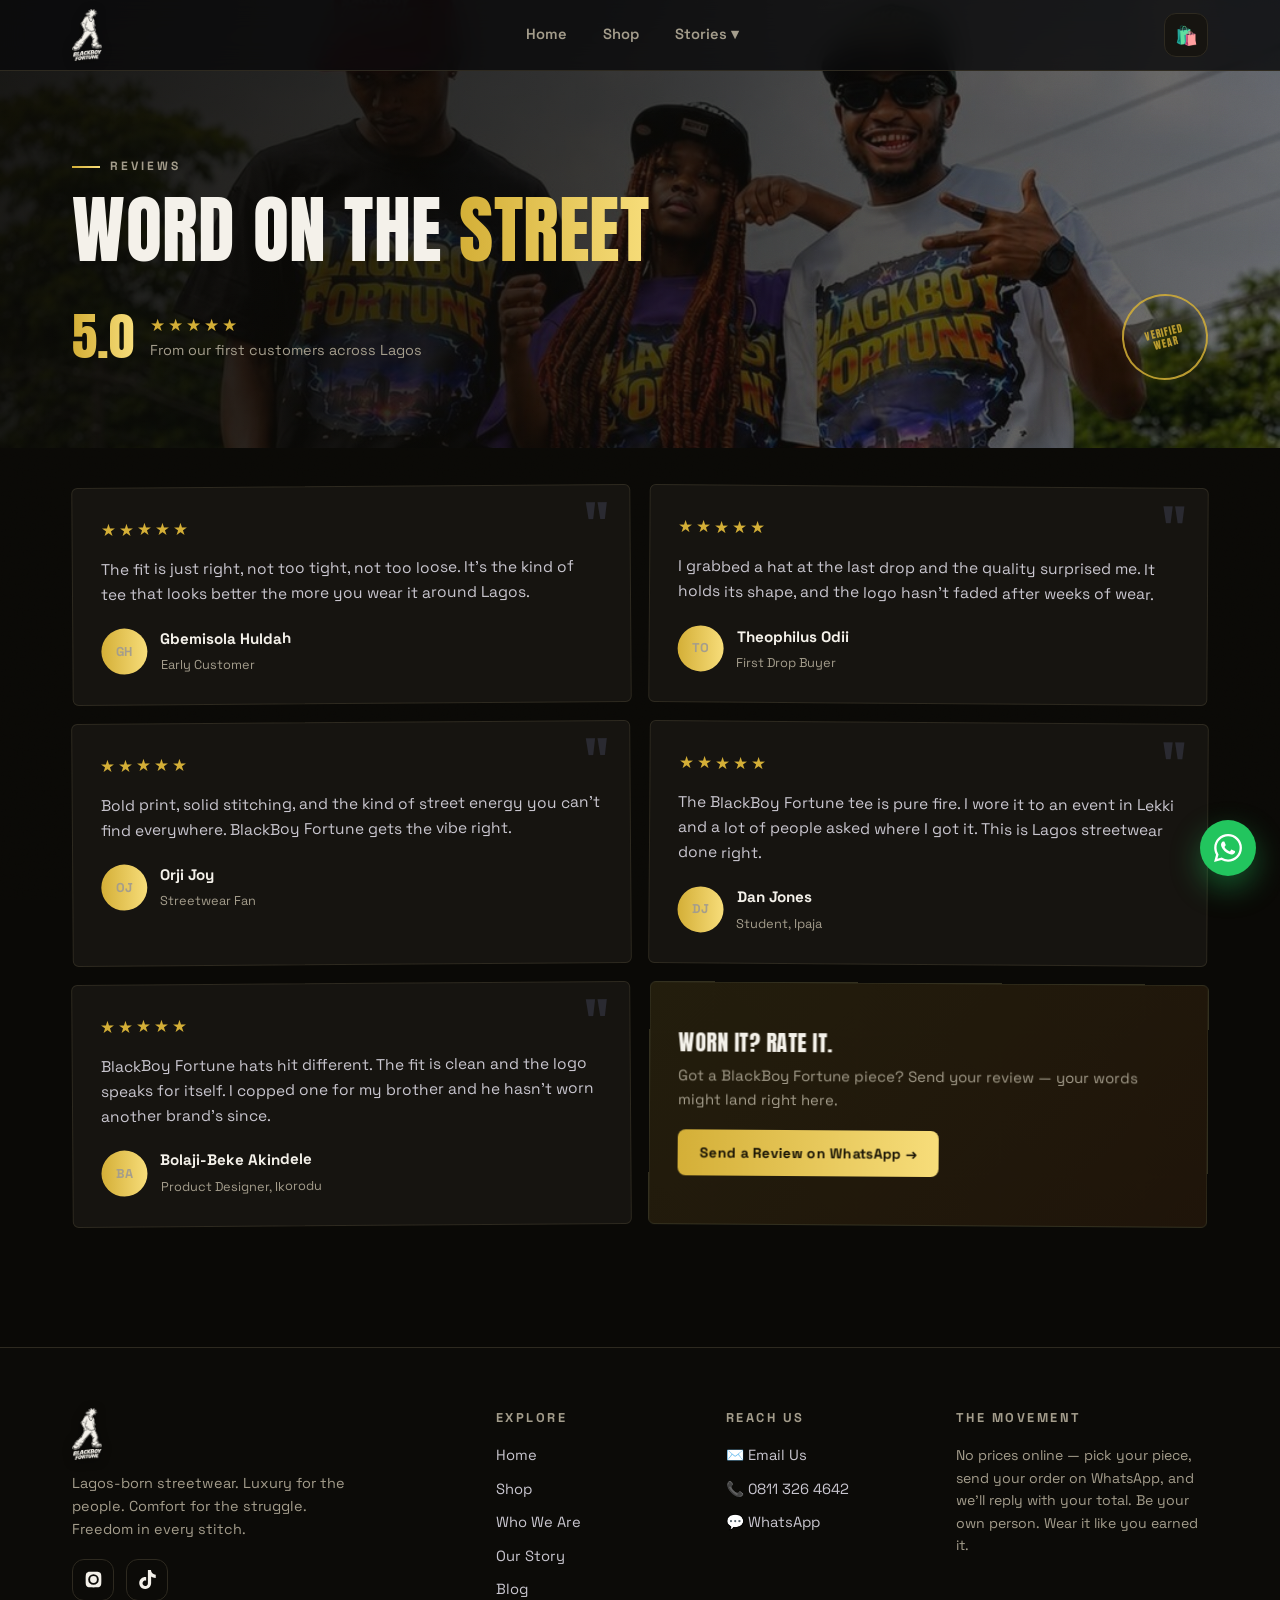
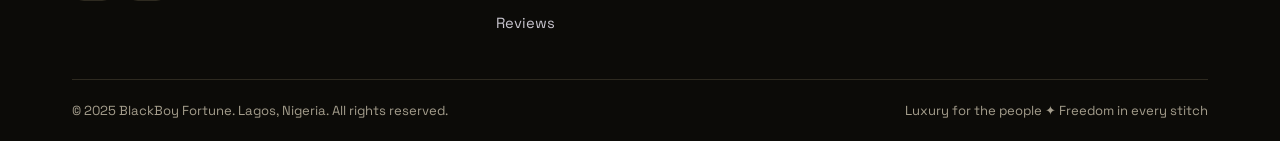
<file: reviews.html>
<!DOCTYPE html>
<html lang="en">
<head>
<meta charset="UTF-8">
<meta name="viewport" content="width=device-width, initial-scale=1.0">
<title>Reviews — BlackBoy Fortune</title>
<meta name="description" content="What the BlackBoy Fortune family is saying — real reviews from real customers in Lagos.">
<link rel="preconnect" href="https://fonts.googleapis.com">
<link href="https://fonts.googleapis.com/css2?family=Anton&family=Space+Grotesk:wght@400;500;600;700&display=swap" rel="stylesheet">
<link rel="stylesheet" href="reviews.css">
</head>
<body data-page="reviews">

<!-- ============ HEADER ============ -->
<header>
  <div class="container nav-inner">
    <a href="home.html" class="logo"><img src="assets/img/logo-white.png" class="mark" alt="BlackBoy Fortune"></a>
    <nav class="desktop">
      <a href="home.html" data-nav="home">Home</a>
      <a href="shop.html" data-nav="shop">Shop</a>
      <div class="nav-item" id="stories-item">
        <a href="#" id="stories-toggle">Stories ▾</a>
        <div class="dd-menu">
          <a href="who-we-are.html" data-nav="who-we-are">Who We Are <span>→</span></a>
          <a href="our-story.html" data-nav="our-story">Our Story <span>→</span></a>
          <a href="blog.html" data-nav="blog">Blog <span>→</span></a>
          <a href="reviews.html" data-nav="reviews">Reviews <span>→</span></a>
        </div>
      </div>
    </nav>
    <div class="nav-right">
      <button class="cart-btn" id="cart-open" aria-label="Open cart">🛍️<span class="cart-count" id="cart-count">0</span></button>
      <button class="hamburger" id="hamburger" aria-label="Menu"><span></span><span></span><span></span></button>
    </div>
  </div>
</header>

<!-- ============ MOBILE MENU ============ -->
<div class="mobile-menu" id="mobile-menu">

  <a class="mlink" href="home.html" data-nav="home">Home</a>
  <a class="mlink" href="shop.html" data-nav="shop">Shop</a>
  <div class="mm-label">Stories</div>
  <a class="msub" href="who-we-are.html" data-nav="who-we-are">Who We Are <span>→</span></a>
  <a class="msub" href="our-story.html" data-nav="our-story">Our Story <span>→</span></a>
  <a class="msub" href="blog.html" data-nav="blog">Blog <span>→</span></a>
  <a class="msub" href="reviews.html" data-nav="reviews">Reviews <span>→</span></a>
  <div class="mm-contact">
    <a href="mailto:blackboyfortune@gmail.com">✉️ blackboyfortune@gmail.com</a>
    <a href="tel:+2348113264642">📞 0811 326 4642</a>
  </div>

</div>

<main>
<section class="page" id="page-reviews">

  <div class="phero"><div class="phero-bg"><img src="assets/img/three-friends.jpg" alt="" loading="lazy"></div><div class="container">
    <span class="kicker">Reviews</span>
    <h1>Word on the <span class="grad-text">Street</span></h1>
    <div class="rev-summary">
      <span class="score">5.0</span>
      <div><div class="stars">★★★★★</div><p style="color:var(--muted);font-size:.9rem">From our first customers across Lagos</p></div>
      <div class="stamp" style="position:relative;top:0;right:0;margin-left:auto">Verified<br>Wear</div>
    </div>
  </div></div>
  <div class="container" style="padding-bottom:80px">
    <div class="rev-grid">

      <div class="rev-card"><span class="qmark">"</span>
        <div class="stars">★★★★★</div>
        <p>The fit is just right, not too tight, not too loose. It's the kind of tee that looks better the more you wear it around Lagos.</p>
        <div class="rev-who"><span class="avatar">GH</span><div><b>Gbemisola Huldah</b><span>Early Customer</span></div></div>
      </div>

      <div class="rev-card"><span class="qmark">"</span>
        <div class="stars">★★★★★</div>
        <p>I grabbed a hat at the last drop and the quality surprised me. It holds its shape, and the logo hasn't faded after weeks of wear.</p>
        <div class="rev-who"><span class="avatar">TO</span><div><b>Theophilus Odii</b><span>First Drop Buyer</span></div></div>
      </div>

      <div class="rev-card"><span class="qmark">"</span>
        <div class="stars">★★★★★</div>
        <p>Bold print, solid stitching, and the kind of street energy you can't find everywhere. BlackBoy Fortune gets the vibe right.</p>
        <div class="rev-who"><span class="avatar">OJ</span><div><b>Orji Joy</b><span>Streetwear Fan</span></div></div>
      </div>

      <div class="rev-card"><span class="qmark">"</span>
        <div class="stars">★★★★★</div>
        <p>The BlackBoy Fortune tee is pure fire. I wore it to an event in Lekki and a lot of people asked where I got it. This is Lagos streetwear done right.</p>
        <div class="rev-who"><span class="avatar">DJ</span><div><b>Dan Jones</b><span>Student, Ipaja</span></div></div>
      </div>

      <div class="rev-card"><span class="qmark">"</span>
        <div class="stars">★★★★★</div>
        <p>BlackBoy Fortune hats hit different. The fit is clean and the logo speaks for itself. I copped one for my brother and he hasn't worn another brand's since.</p>
        <div class="rev-who"><span class="avatar">BA</span><div><b>Bolaji-Beke Akindele</b><span>Product Designer, Ikorodu</span></div></div>
      </div>

      <div class="rev-card" style="display:flex;flex-direction:column;justify-content:center;align-items:flex-start;background:linear-gradient(135deg,rgba(212,175,55,.12),rgba(181,101,29,.12));border-color:#33301f">
        <h3 style="font-size:1.4rem;text-transform:uppercase">Worn it? Rate it.</h3>
        <p style="color:var(--muted);font-size:.93rem;margin:10px 0 18px">Got a BlackBoy Fortune piece? Send your review — your words might land right here.</p>
        <a class="btn" style="padding:12px 22px;font-size:.88rem" href="https://wa.me/2348113264642?text=%E2%AD%90%20REVIEW%20%E2%80%94%20BLACKBOY%20FORTUNE%0A%0AHi!%20I'd%20like%20to%20share%20my%20review%20of%20my%20BlackBoy%20Fortune%20piece%3A%0A%0A" target="_blank" rel="noopener">Send a Review on WhatsApp →</a>
      </div>

    </div>
  </div>

</section>
</main>

<!-- ============ CART DRAWER ============ -->
<div class="drawer-overlay" id="drawer-overlay"></div>
<aside class="cart-drawer" id="cart-drawer" aria-label="Shopping cart">
  <div class="drawer-head">
    <h3>Your Cart <span id="drawer-count"></span></h3>
    <button class="icon-btn" id="cart-close" aria-label="Close cart">✕</button>
  </div>
  <p class="drawer-note">💸 <b>No prices online.</b> Tap <b>ORDER</b> and we'll reply on WhatsApp with the total. Just asking something? Tap <b>ENQUIRY</b>.</p>
  <div class="drawer-items" id="drawer-items"></div>
  <div class="drawer-foot">
    <div class="drawer-total"><span>Total pieces</span><strong id="drawer-total">0</strong></div>
    <button class="btn btn-block" id="order-btn">🛒 Order via WhatsApp</button>
    <button class="btn-ghost btn-block enq-btn" id="enquiry-btn">❓ Make an Enquiry</button>
    <button class="btn-ghost btn-block clear-btn" id="clear-btn">🗑️ Clear Cart</button>
  </div>
</aside>

<a class="wa-float" href="https://wa.me/2348113264642?text=Hello%20BlackBoy%20Fortune!%20I%20have%20an%20enquiry." target="_blank" rel="noopener" aria-label="Chat on WhatsApp">
  <svg viewBox="0 0 24 24"><path d="M17.472 14.382c-.297-.149-1.758-.867-2.03-.967-.273-.099-.471-.148-.67.15-.197.297-.767.966-.94 1.164-.173.199-.347.223-.644.075-.297-.15-1.255-.463-2.39-1.475-.883-.788-1.48-1.761-1.653-2.059-.173-.297-.018-.458.13-.606.134-.133.297-.347.446-.52.149-.174.198-.298.297-.497.1-.198.05-.371-.025-.52-.074-.149-.669-1.612-.916-2.207-.242-.579-.487-.5-.669-.51-.173-.008-.371-.01-.57-.01-.198 0-.52.074-.792.372-.272.297-1.04 1.016-1.04 2.479 0 1.462 1.065 2.875 1.213 3.074.149.198 2.096 3.2 5.077 4.487.709.306 1.262.489 1.694.625.712.227 1.36.195 1.871.118.571-.085 1.758-.719 2.006-1.413.248-.694.248-1.289.173-1.413-.074-.124-.272-.198-.57-.347m-5.421 7.403h-.004a9.87 9.87 0 01-5.031-1.378l-.361-.214-3.741.982.998-3.648-.235-.374a9.86 9.86 0 01-1.51-5.26c.001-5.45 4.436-9.884 9.888-9.884 2.64 0 5.122 1.03 6.988 2.898a9.825 9.825 0 012.893 6.994c-.003 5.45-4.437 9.884-9.885 9.884m8.413-18.297A11.815 11.815 0 0012.05 0C5.495 0 .16 5.335.157 11.892c0 2.096.547 4.142 1.588 5.945L.057 24l6.305-1.654a11.882 11.882 0 005.683 1.448h.005c6.554 0 11.89-5.335 11.893-11.893a11.821 11.821 0 00-3.48-8.413z"/></svg>
</a>

<div id="toast" role="status"></div>

<!-- ============ FOOTER ============ -->
<footer>
  <div class="container">
    <div class="foot-grid">
      <div class="foot-brand">
        <a href="home.html" class="logo foot-logo"><img src="assets/img/logo-white.png" class="mark" alt="BlackBoy Fortune"></a>
        <p>Lagos-born streetwear. Luxury for the people. Comfort for the struggle. Freedom in every stitch.</p>
        <div class="socials">
          <a href="https://www.instagram.com/blackboyfortune.ng?utm_source=ig_web_button_share_sheet&igsi=ZDNlZDc0MzIxNw==" target="_blank" rel="noopener" aria-label="Instagram">
            <svg viewBox="0 0 24 24"><path d="M12 2.2c3.2 0 3.6 0 4.9.1 1.2.1 1.8.2 2.2.4.6.2 1 .5 1.4.9.4.4.7.8.9 1.4.2.4.4 1 .4 2.2.1 1.3.1 1.7.1 4.9s0 3.6-.1 4.9c-.1 1.2-.2 1.8-.4 2.2-.2.6-.5 1-.9 1.4-.4.4-.8.7-1.4.9-.4.2-1 .4-2.2.4-1.3.1-1.7.1-4.9.1s-3.6 0-4.9-.1c-1.2-.1-1.8-.2-2.2-.4-.6-.2-1-.5-1.4-.9-.4-.4-.7-.8-.9-1.4-.2-.4-.4-1-.4-2.2-.1-1.3-.1-1.7-.1-4.9s0-3.6.1-4.9c.1-1.2.2-1.8.4-2.2.2-.6.5-1 .9-1.4.4-.4.8-.7 1.4-.9.4-.2 1-.4 2.2-.4 1.3-.1 1.7-.1 4.9-.1zm0 3.1a6.7 6.7 0 100 13.4 6.7 6.7 0 000-13.4zm0 11a4.3 4.3 0 110-8.6 4.3 4.3 0 010 8.6zm6.9-11.3a1.6 1.6 0 11-3.2 0 1.6 1.6 0 013.2 0z"/></svg>
          </a>
          <a href="https://www.tiktok.com/@blackboyfortune1?is_from_webapp=1&sender_device=pc" target="_blank" rel="noopener" aria-label="TikTok">
            <svg viewBox="0 0 24 24"><path d="M12.53.02C13.84 0 15.14.01 16.44 0c.08 1.53.63 3.09 1.75 4.17 1.12 1.11 2.7 1.62 4.24 1.79v4.03c-1.44-.05-2.89-.35-4.2-.97-.57-.26-1.1-.59-1.62-.93-.01 2.92.01 5.84-.02 8.75-.08 1.4-.54 2.79-1.35 3.94-1.31 1.92-3.58 3.17-5.91 3.21-1.43.08-2.86-.31-4.08-1.03-2.02-1.19-3.44-3.37-3.65-5.71-.02-.5-.03-1-.01-1.49.18-1.9 1.12-3.72 2.58-4.96 1.66-1.44 3.98-2.13 6.15-1.72.02 1.48-.04 2.96-.04 4.44-.99-.32-2.15-.23-3.02.37-.63.41-1.11 1.04-1.36 1.75-.21.51-.15 1.07-.14 1.61.24 1.64 1.82 3.02 3.5 2.87 1.12-.01 2.19-.66 2.77-1.61.19-.33.4-.67.41-1.06.1-1.79.06-3.57.07-5.36.01-4.03-.01-8.05.02-12.07z"/></svg>
          </a>
        </div>
      </div>
      <div>
        <h4>Explore</h4>
        <div class="foot-links">
          <a href="home.html">Home</a>
          <a href="shop.html">Shop</a>
          <a href="who-we-are.html">Who We Are</a>
          <a href="our-story.html">Our Story</a>
          <a href="blog.html">Blog</a>
          <a href="reviews.html">Reviews</a>
        </div>
      </div>
      <div>
        <h4>Reach Us</h4>
        <div class="foot-links">
          <a href="mailto:blackboyfortune@gmail.com">✉️ Email Us</a>
          <a href="tel:+2348113264642">📞 0811 326 4642</a>
          <a href="https://wa.me/2348113264642?text=Hello%20BlackBoy%20Fortune!%20I%20have%20an%20enquiry." target="_blank" rel="noopener">💬 WhatsApp</a>
        </div>
      </div>
      <div>
        <h4>The Movement</h4>
        <p style="color:var(--muted);font-size:.88rem">No prices online — pick your piece, send your order on WhatsApp, and we'll reply with your total. Be your own person. Wear it like you earned it.</p>
      </div>
    </div>
    <div class="foot-bottom">
      <span>© 2025 BlackBoy Fortune. Lagos, Nigeria. All rights reserved.</span>
      <span>Luxury for the people ✦ Freedom in every stitch</span>
    </div>
  </div>
</footer>

<script src="reviews.js"></script>
</body>
</html>
</file>
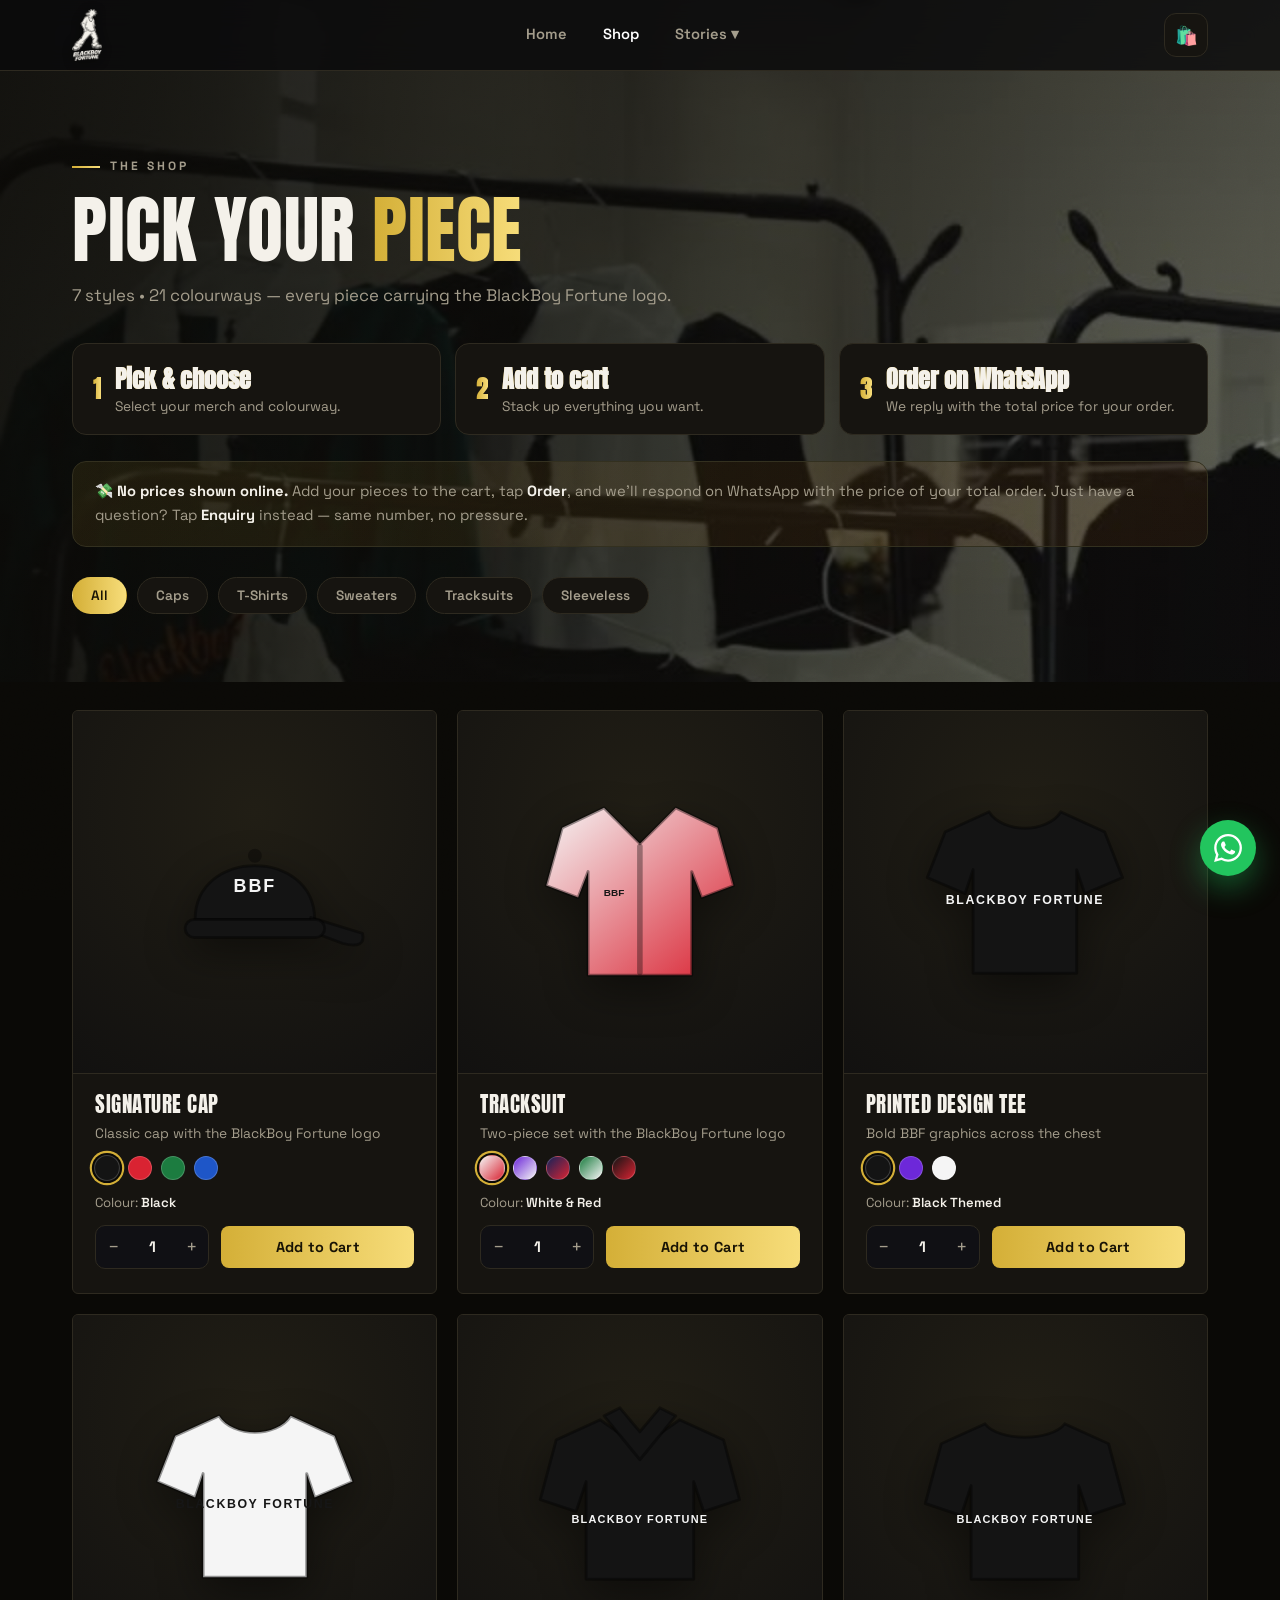
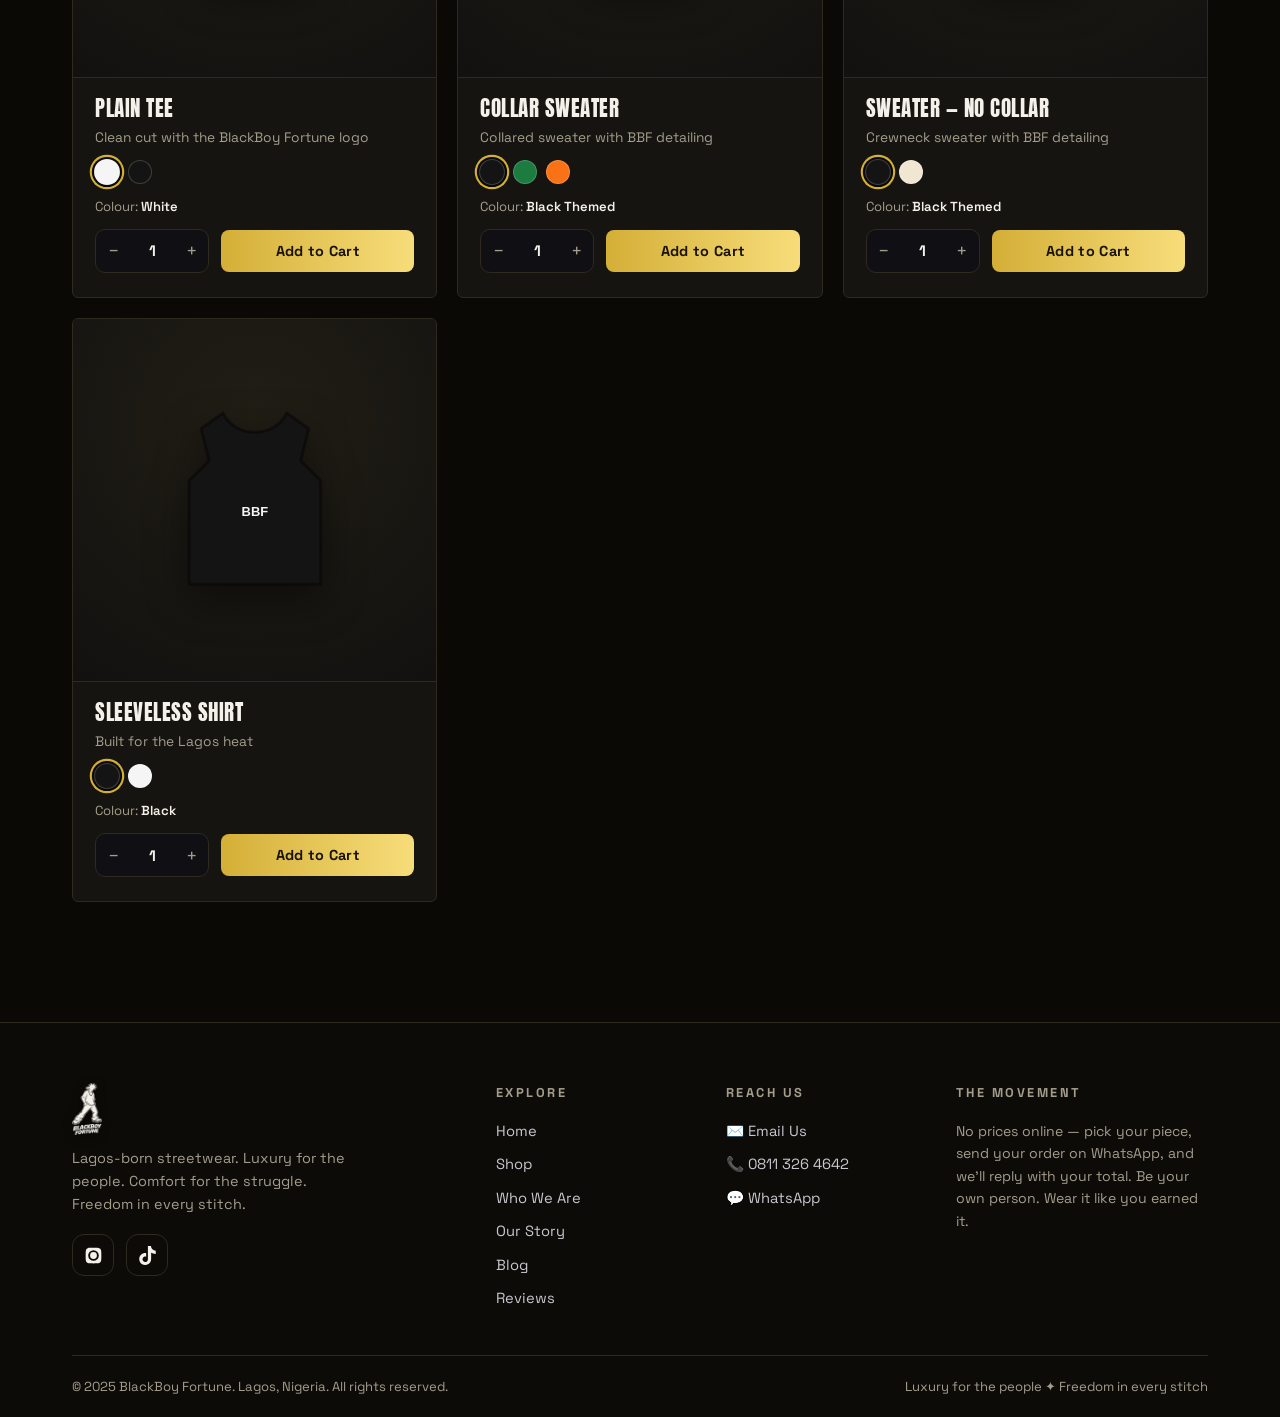
<file: shop.html>
<!DOCTYPE html>
<html lang="en">
<head>
<meta charset="UTF-8">
<meta name="viewport" content="width=device-width, initial-scale=1.0">
<title>Shop — BlackBoy Fortune</title>
<meta name="description" content="Shop caps, tracksuits, tees, sweaters and sleeveless pieces from BlackBoy Fortune. No prices online — order via WhatsApp for your total.">
<link rel="preconnect" href="https://fonts.googleapis.com">
<link href="https://fonts.googleapis.com/css2?family=Anton&family=Space+Grotesk:wght@400;500;600;700&display=swap" rel="stylesheet">
<link rel="stylesheet" href="shop.css">
</head>
<body data-page="shop">

<!-- ============ HEADER ============ -->
<header>
  <div class="container nav-inner">
    <a href="home.html" class="logo"><img src="assets/img/logo-white.png" class="mark" alt="BlackBoy Fortune"></a>
    <nav class="desktop">
      <a href="home.html" data-nav="home">Home</a>
      <a href="shop.html" data-nav="shop">Shop</a>
      <div class="nav-item" id="stories-item">
        <a href="#" id="stories-toggle">Stories ▾</a>
        <div class="dd-menu">
          <a href="who-we-are.html" data-nav="who-we-are">Who We Are <span>→</span></a>
          <a href="our-story.html" data-nav="our-story">Our Story <span>→</span></a>
          <a href="blog.html" data-nav="blog">Blog <span>→</span></a>
          <a href="reviews.html" data-nav="reviews">Reviews <span>→</span></a>
        </div>
      </div>
    </nav>
    <div class="nav-right">
      <button class="cart-btn" id="cart-open" aria-label="Open cart">🛍️<span class="cart-count" id="cart-count">0</span></button>
      <button class="hamburger" id="hamburger" aria-label="Menu"><span></span><span></span><span></span></button>
    </div>
  </div>
</header>

<!-- ============ MOBILE MENU ============ -->
<div class="mobile-menu" id="mobile-menu">

  <a class="mlink" href="home.html" data-nav="home">Home</a>
  <a class="mlink" href="shop.html" data-nav="shop">Shop</a>
  <div class="mm-label">Stories</div>
  <a class="msub" href="who-we-are.html" data-nav="who-we-are">Who We Are <span>→</span></a>
  <a class="msub" href="our-story.html" data-nav="our-story">Our Story <span>→</span></a>
  <a class="msub" href="blog.html" data-nav="blog">Blog <span>→</span></a>
  <a class="msub" href="reviews.html" data-nav="reviews">Reviews <span>→</span></a>
  <div class="mm-contact">
    <a href="mailto:blackboyfortune@gmail.com">✉️ blackboyfortune@gmail.com</a>
    <a href="tel:+2348113264642">📞 0811 326 4642</a>
  </div>

</div>

<main>
<section class="page" id="page-shop">

  <div class="phero"><div class="phero-bg"><img src="assets/img/rack-shop.jpg" alt="" loading="lazy"></div><div class="container">
    <span class="kicker">The Shop</span>
    <h1>Pick Your <span class="grad-text">Piece</span></h1>
    <p class="lead">7 styles • 21 colourways — every piece carrying the BlackBoy Fortune logo.</p>
    <div class="how-strip">
      <div class="how"><b>1</b><p><b style="color:var(--text)">Pick &amp; choose</b><br>Select your merch and colourway.</p></div>
      <div class="how"><b>2</b><p><b style="color:var(--text)">Add to cart</b><br>Stack up everything you want.</p></div>
      <div class="how"><b>3</b><p><b style="color:var(--text)">Order on WhatsApp</b><br>We reply with the total price for your order.</p></div>
    </div>
    <div class="price-note">💸 <b>No prices shown online.</b> Add your pieces to the cart, tap <b>Order</b>, and we'll respond on WhatsApp with the price of your total order. Just have a question? Tap <b>Enquiry</b> instead — same number, no pressure.</div>
    <div class="filters">
      <button class="filter-chip on" data-filter="all">All</button>
      <button class="filter-chip" data-filter="caps">Caps</button>
      <button class="filter-chip" data-filter="tees">T-Shirts</button>
      <button class="filter-chip" data-filter="sweaters">Sweaters</button>
      <button class="filter-chip" data-filter="tracksuits">Tracksuits</button>
      <button class="filter-chip" data-filter="sleeveless">Sleeveless</button>
    </div>
  </div></div>
  <div class="container" style="padding-bottom:80px">
    <div class="shop-grid" id="shop-grid"></div>
  </div>

</section>
</main>

<!-- ============ CART DRAWER ============ -->
<div class="drawer-overlay" id="drawer-overlay"></div>
<aside class="cart-drawer" id="cart-drawer" aria-label="Shopping cart">
  <div class="drawer-head">
    <h3>Your Cart <span id="drawer-count"></span></h3>
    <button class="icon-btn" id="cart-close" aria-label="Close cart">✕</button>
  </div>
  <p class="drawer-note">💸 <b>No prices online.</b> Tap <b>ORDER</b> and we'll reply on WhatsApp with the total. Just asking something? Tap <b>ENQUIRY</b>.</p>
  <div class="drawer-items" id="drawer-items"></div>
  <div class="drawer-foot">
    <div class="drawer-total"><span>Total pieces</span><strong id="drawer-total">0</strong></div>
    <button class="btn btn-block" id="order-btn">🛒 Order via WhatsApp</button>
    <button class="btn-ghost btn-block enq-btn" id="enquiry-btn">❓ Make an Enquiry</button>
    <button class="btn-ghost btn-block clear-btn" id="clear-btn">🗑️ Clear Cart</button>
  </div>
</aside>

<a class="wa-float" href="https://wa.me/2348113264642?text=Hello%20BlackBoy%20Fortune!%20I%20have%20an%20enquiry." target="_blank" rel="noopener" aria-label="Chat on WhatsApp">
  <svg viewBox="0 0 24 24"><path d="M17.472 14.382c-.297-.149-1.758-.867-2.03-.967-.273-.099-.471-.148-.67.15-.197.297-.767.966-.94 1.164-.173.199-.347.223-.644.075-.297-.15-1.255-.463-2.39-1.475-.883-.788-1.48-1.761-1.653-2.059-.173-.297-.018-.458.13-.606.134-.133.297-.347.446-.52.149-.174.198-.298.297-.497.1-.198.05-.371-.025-.52-.074-.149-.669-1.612-.916-2.207-.242-.579-.487-.5-.669-.51-.173-.008-.371-.01-.57-.01-.198 0-.52.074-.792.372-.272.297-1.04 1.016-1.04 2.479 0 1.462 1.065 2.875 1.213 3.074.149.198 2.096 3.2 5.077 4.487.709.306 1.262.489 1.694.625.712.227 1.36.195 1.871.118.571-.085 1.758-.719 2.006-1.413.248-.694.248-1.289.173-1.413-.074-.124-.272-.198-.57-.347m-5.421 7.403h-.004a9.87 9.87 0 01-5.031-1.378l-.361-.214-3.741.982.998-3.648-.235-.374a9.86 9.86 0 01-1.51-5.26c.001-5.45 4.436-9.884 9.888-9.884 2.64 0 5.122 1.03 6.988 2.898a9.825 9.825 0 012.893 6.994c-.003 5.45-4.437 9.884-9.885 9.884m8.413-18.297A11.815 11.815 0 0012.05 0C5.495 0 .16 5.335.157 11.892c0 2.096.547 4.142 1.588 5.945L.057 24l6.305-1.654a11.882 11.882 0 005.683 1.448h.005c6.554 0 11.89-5.335 11.893-11.893a11.821 11.821 0 00-3.48-8.413z"/></svg>
</a>

<div id="toast" role="status"></div>

<!-- ============ FOOTER ============ -->
<footer>
  <div class="container">
    <div class="foot-grid">
      <div class="foot-brand">
        <a href="home.html" class="logo foot-logo"><img src="assets/img/logo-white.png" class="mark" alt="BlackBoy Fortune"></a>
        <p>Lagos-born streetwear. Luxury for the people. Comfort for the struggle. Freedom in every stitch.</p>
        <div class="socials">
          <a href="https://www.instagram.com/blackboyfortune.ng?utm_source=ig_web_button_share_sheet&igsi=ZDNlZDc0MzIxNw==" target="_blank" rel="noopener" aria-label="Instagram">
            <svg viewBox="0 0 24 24"><path d="M12 2.2c3.2 0 3.6 0 4.9.1 1.2.1 1.8.2 2.2.4.6.2 1 .5 1.4.9.4.4.7.8.9 1.4.2.4.4 1 .4 2.2.1 1.3.1 1.7.1 4.9s0 3.6-.1 4.9c-.1 1.2-.2 1.8-.4 2.2-.2.6-.5 1-.9 1.4-.4.4-.8.7-1.4.9-.4.2-1 .4-2.2.4-1.3.1-1.7.1-4.9.1s-3.6 0-4.9-.1c-1.2-.1-1.8-.2-2.2-.4-.6-.2-1-.5-1.4-.9-.4-.4-.7-.8-.9-1.4-.2-.4-.4-1-.4-2.2-.1-1.3-.1-1.7-.1-4.9s0-3.6.1-4.9c.1-1.2.2-1.8.4-2.2.2-.6.5-1 .9-1.4.4-.4.8-.7 1.4-.9.4-.2 1-.4 2.2-.4 1.3-.1 1.7-.1 4.9-.1zm0 3.1a6.7 6.7 0 100 13.4 6.7 6.7 0 000-13.4zm0 11a4.3 4.3 0 110-8.6 4.3 4.3 0 010 8.6zm6.9-11.3a1.6 1.6 0 11-3.2 0 1.6 1.6 0 013.2 0z"/></svg>
          </a>
          <a href="https://www.tiktok.com/@blackboyfortune1?is_from_webapp=1&sender_device=pc" target="_blank" rel="noopener" aria-label="TikTok">
            <svg viewBox="0 0 24 24"><path d="M12.53.02C13.84 0 15.14.01 16.44 0c.08 1.53.63 3.09 1.75 4.17 1.12 1.11 2.7 1.62 4.24 1.79v4.03c-1.44-.05-2.89-.35-4.2-.97-.57-.26-1.1-.59-1.62-.93-.01 2.92.01 5.84-.02 8.75-.08 1.4-.54 2.79-1.35 3.94-1.31 1.92-3.58 3.17-5.91 3.21-1.43.08-2.86-.31-4.08-1.03-2.02-1.19-3.44-3.37-3.65-5.71-.02-.5-.03-1-.01-1.49.18-1.9 1.12-3.72 2.58-4.96 1.66-1.44 3.98-2.13 6.15-1.72.02 1.48-.04 2.96-.04 4.44-.99-.32-2.15-.23-3.02.37-.63.41-1.11 1.04-1.36 1.75-.21.51-.15 1.07-.14 1.61.24 1.64 1.82 3.02 3.5 2.87 1.12-.01 2.19-.66 2.77-1.61.19-.33.4-.67.41-1.06.1-1.79.06-3.57.07-5.36.01-4.03-.01-8.05.02-12.07z"/></svg>
          </a>
        </div>
      </div>
      <div>
        <h4>Explore</h4>
        <div class="foot-links">
          <a href="home.html">Home</a>
          <a href="shop.html">Shop</a>
          <a href="who-we-are.html">Who We Are</a>
          <a href="our-story.html">Our Story</a>
          <a href="blog.html">Blog</a>
          <a href="reviews.html">Reviews</a>
        </div>
      </div>
      <div>
        <h4>Reach Us</h4>
        <div class="foot-links">
          <a href="mailto:blackboyfortune@gmail.com">✉️ Email Us</a>
          <a href="tel:+2348113264642">📞 0811 326 4642</a>
          <a href="https://wa.me/2348113264642?text=Hello%20BlackBoy%20Fortune!%20I%20have%20an%20enquiry." target="_blank" rel="noopener">💬 WhatsApp</a>
        </div>
      </div>
      <div>
        <h4>The Movement</h4>
        <p style="color:var(--muted);font-size:.88rem">No prices online — pick your piece, send your order on WhatsApp, and we'll reply with your total. Be your own person. Wear it like you earned it.</p>
      </div>
    </div>
    <div class="foot-bottom">
      <span>© 2025 BlackBoy Fortune. Lagos, Nigeria. All rights reserved.</span>
      <span>Luxury for the people ✦ Freedom in every stitch</span>
    </div>
  </div>
</footer>

<script src="shop.js"></script>
</body>
</html>
</file>
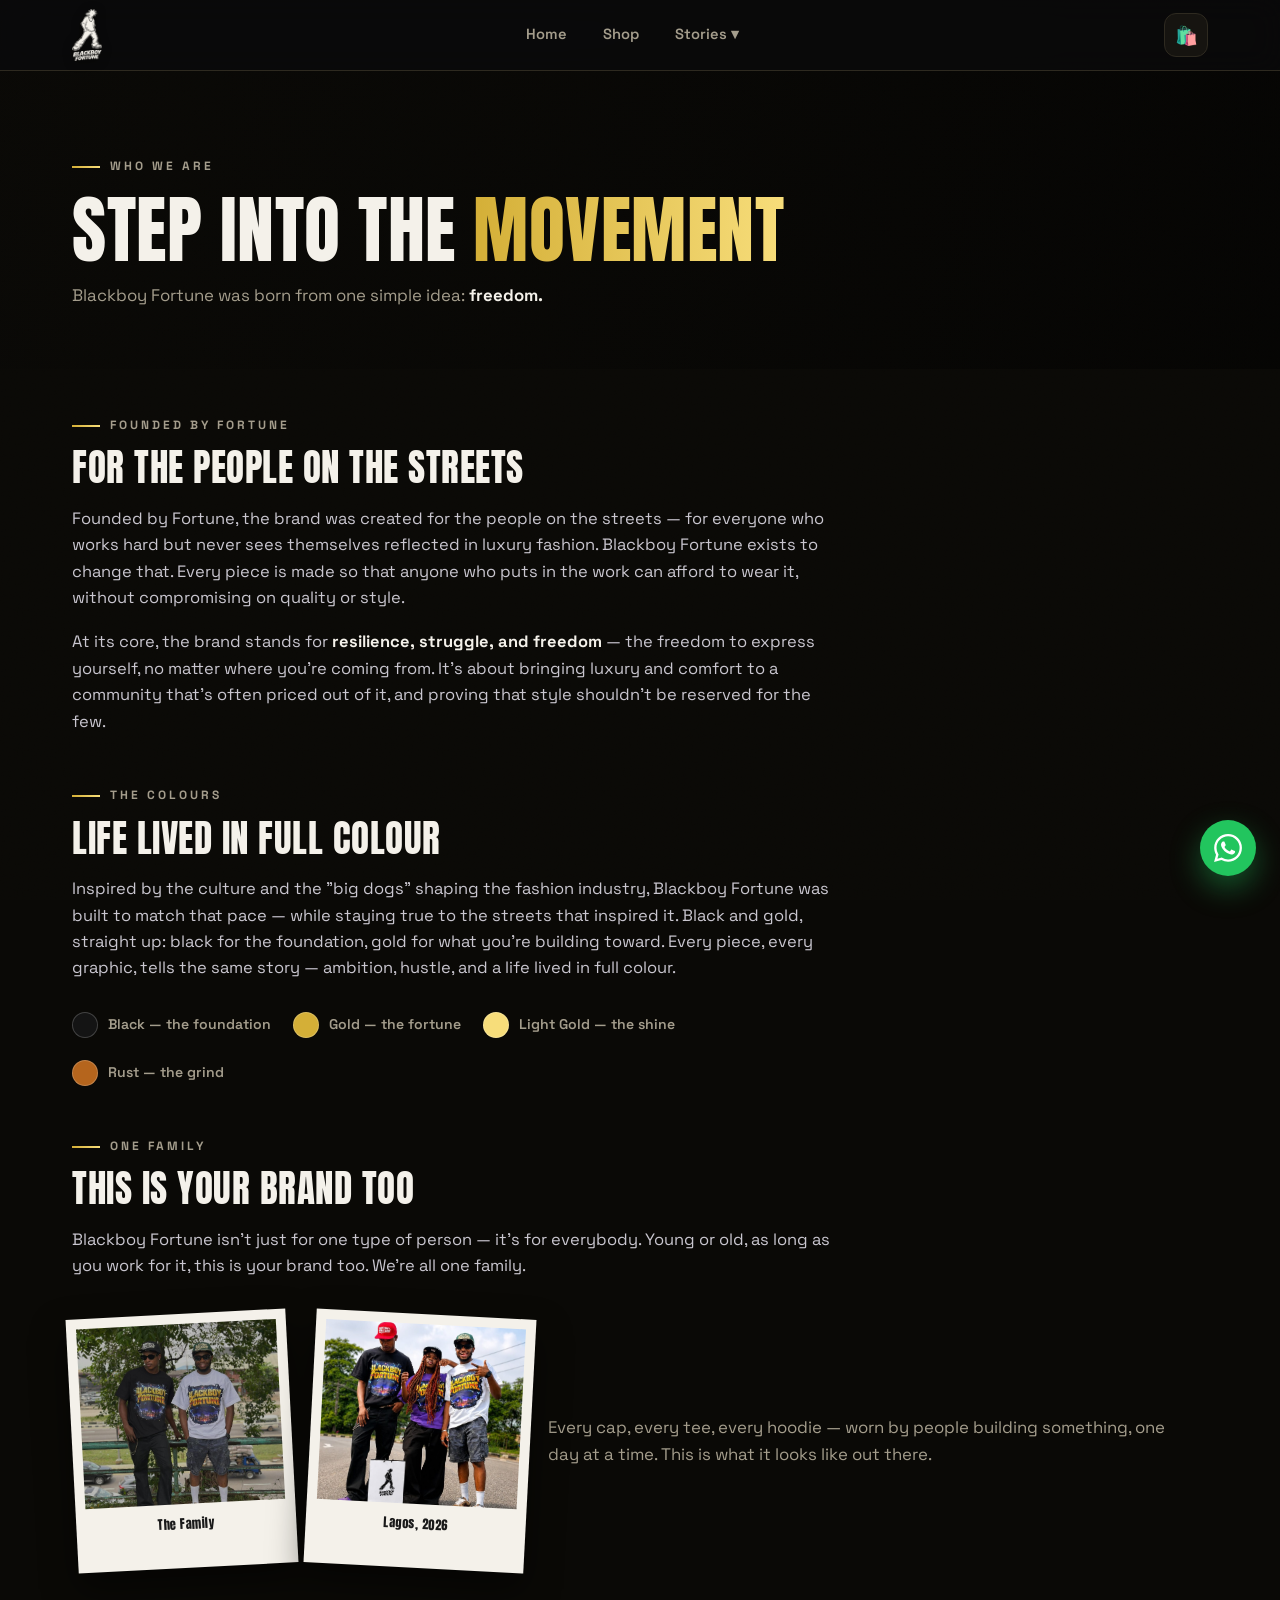
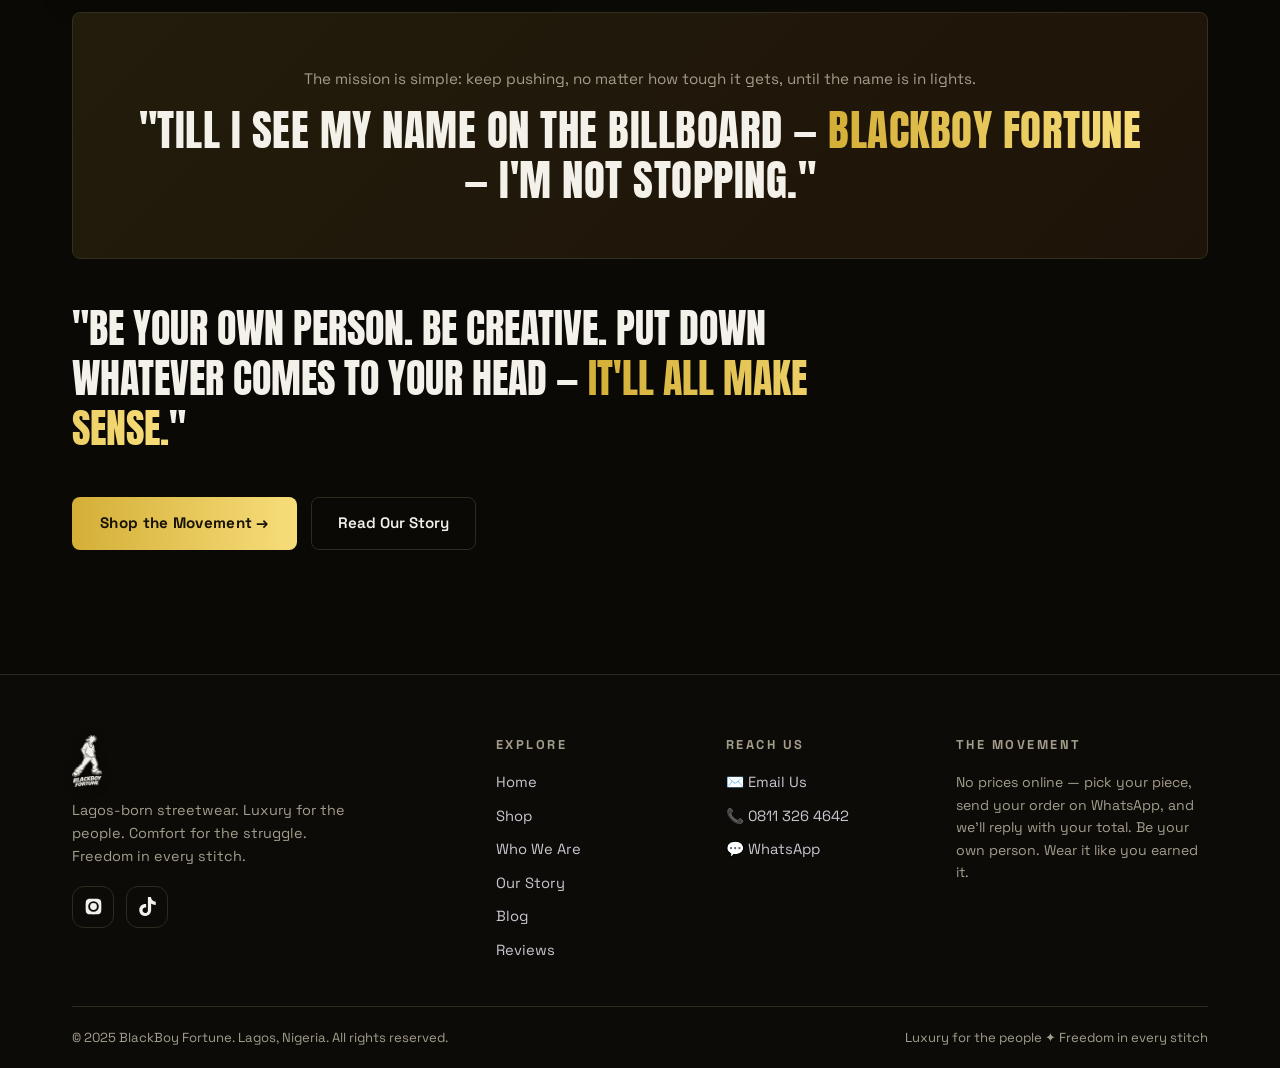
<file: who-we-are.html>
<!DOCTYPE html>
<html lang="en">
<head>
<meta charset="UTF-8">
<meta name="viewport" content="width=device-width, initial-scale=1.0">
<title>Who We Are — BlackBoy Fortune</title>
<meta name="description" content="The movement behind BlackBoy Fortune — Lagos-born streetwear built for resilience, struggle and freedom.">
<link rel="preconnect" href="https://fonts.googleapis.com">
<link href="https://fonts.googleapis.com/css2?family=Anton&family=Space+Grotesk:wght@400;500;600;700&display=swap" rel="stylesheet">
<link rel="stylesheet" href="who-we-are.css">
</head>
<body data-page="who-we-are">

<!-- ============ HEADER ============ -->
<header>
  <div class="container nav-inner">
    <a href="home.html" class="logo"><img src="assets/img/logo-white.png" class="mark" alt="BlackBoy Fortune"></a>
    <nav class="desktop">
      <a href="home.html" data-nav="home">Home</a>
      <a href="shop.html" data-nav="shop">Shop</a>
      <div class="nav-item" id="stories-item">
        <a href="#" id="stories-toggle">Stories ▾</a>
        <div class="dd-menu">
          <a href="who-we-are.html" data-nav="who-we-are">Who We Are <span>→</span></a>
          <a href="our-story.html" data-nav="our-story">Our Story <span>→</span></a>
          <a href="blog.html" data-nav="blog">Blog <span>→</span></a>
          <a href="reviews.html" data-nav="reviews">Reviews <span>→</span></a>
        </div>
      </div>
    </nav>
    <div class="nav-right">
      <button class="cart-btn" id="cart-open" aria-label="Open cart">🛍️<span class="cart-count" id="cart-count">0</span></button>
      <button class="hamburger" id="hamburger" aria-label="Menu"><span></span><span></span><span></span></button>
    </div>
  </div>
</header>

<!-- ============ MOBILE MENU ============ -->
<div class="mobile-menu" id="mobile-menu">

  <a class="mlink" href="home.html" data-nav="home">Home</a>
  <a class="mlink" href="shop.html" data-nav="shop">Shop</a>
  <div class="mm-label">Stories</div>
  <a class="msub" href="who-we-are.html" data-nav="who-we-are">Who We Are <span>→</span></a>
  <a class="msub" href="our-story.html" data-nav="our-story">Our Story <span>→</span></a>
  <a class="msub" href="blog.html" data-nav="blog">Blog <span>→</span></a>
  <a class="msub" href="reviews.html" data-nav="reviews">Reviews <span>→</span></a>
  <div class="mm-contact">
    <a href="mailto:blackboyfortune@gmail.com">✉️ blackboyfortune@gmail.com</a>
    <a href="tel:+2348113264642">📞 0811 326 4642</a>
  </div>

</div>

<main>
<section class="page" id="page-who-we-are">

  <div class="phero"><div class="phero-video-bg"><video id="story-bg-video" autoplay muted playsinline></video></div><div class="container">
    <span class="kicker">Who We Are</span>
    <h1>Step Into the <span class="grad-text">Movement</span></h1>
    <p class="lead">Blackboy Fortune was born from one simple idea: <b style="color:var(--text)">freedom.</b></p>
  </div></div>
  <section class="block" style="padding-top:40px"><div class="container">
    <div class="prose">
      <span class="kicker">Founded by Fortune</span>
      <h2 class="h2" style="font-size:clamp(1.6rem,3.6vw,2.3rem)">For the People on the Streets</h2>
      <p>Founded by Fortune, the brand was created for the people on the streets — for everyone who works hard but never sees themselves reflected in luxury fashion. Blackboy Fortune exists to change that. Every piece is made so that anyone who puts in the work can afford to wear it, without compromising on quality or style.</p>
      <p>At its core, the brand stands for <b>resilience, struggle, and freedom</b> — the freedom to express yourself, no matter where you're coming from. It's about bringing luxury and comfort to a community that's often priced out of it, and proving that style shouldn't be reserved for the few.</p>
    </div>
    <div class="prose" style="margin-top:44px">
      <span class="kicker">The Colours</span>
      <h2 class="h2" style="font-size:clamp(1.6rem,3.6vw,2.3rem)">Life Lived in Full Colour</h2>
      <p>Inspired by the culture and the "big dogs" shaping the fashion industry, Blackboy Fortune was built to match that pace — while staying true to the streets that inspired it. Black and gold, straight up: black for the foundation, gold for what you're building toward. Every piece, every graphic, tells the same story — ambition, hustle, and a life lived in full colour.</p>
      <div class="color-dots">
        <span class="cd"><i style="background:#141414"></i>Black — the foundation</span>
        <span class="cd"><i style="background:#d4af37"></i>Gold — the fortune</span>
        <span class="cd"><i style="background:#f7dd7a"></i>Light Gold — the shine</span>
        <span class="cd"><i style="background:#b5651d"></i>Rust — the grind</span>
      </div>
    </div>
    <div class="prose" style="margin-top:44px">
      <span class="kicker">One Family</span>
      <h2 class="h2" style="font-size:clamp(1.6rem,3.6vw,2.3rem)">This Is Your Brand Too</h2>
      <p>Blackboy Fortune isn't just for one type of person — it's for everybody. Young or old, as long as you work for it, this is your brand too. We're all one family.</p>
    </div>
    <div class="prose-photo">
      <div class="polaroid"><img src="assets/img/two-friends-tree.jpg" alt="Two of the BlackBoy Fortune family repping the brand"><span>The Family</span></div>
      <div class="polaroid tilt-r"><img src="assets/img/three-friends.jpg" alt="BlackBoy Fortune out on the road"><span>Lagos, 2026</span></div>
      <p class="lead" style="align-self:center">Every cap, every tee, every hoodie — worn by people building something, one day at a time. This is what it looks like out there.</p>
    </div>
    <div class="statement">
      <p class="small">The mission is simple: keep pushing, no matter how tough it gets, until the name is in lights.</p>
      <h2>"Till I see my name on the billboard — <span class="grad-text">Blackboy Fortune</span> — I'm not stopping."</h2>
    </div>
    <p class="pull">"Be your own person. Be creative. Put down whatever comes to your head — <em>it'll all make sense.</em>"</p>
    <div class="cta-row">
      <a class="btn" href="shop.html">Shop the Movement →</a>
      <a class="btn-ghost" href="our-story.html">Read Our Story</a>
    </div>
  </div></section>

</section>
</main>

<!-- ============ CART DRAWER ============ -->
<div class="drawer-overlay" id="drawer-overlay"></div>
<aside class="cart-drawer" id="cart-drawer" aria-label="Shopping cart">
  <div class="drawer-head">
    <h3>Your Cart <span id="drawer-count"></span></h3>
    <button class="icon-btn" id="cart-close" aria-label="Close cart">✕</button>
  </div>
  <p class="drawer-note">💸 <b>No prices online.</b> Tap <b>ORDER</b> and we'll reply on WhatsApp with the total. Just asking something? Tap <b>ENQUIRY</b>.</p>
  <div class="drawer-items" id="drawer-items"></div>
  <div class="drawer-foot">
    <div class="drawer-total"><span>Total pieces</span><strong id="drawer-total">0</strong></div>
    <button class="btn btn-block" id="order-btn">🛒 Order via WhatsApp</button>
    <button class="btn-ghost btn-block enq-btn" id="enquiry-btn">❓ Make an Enquiry</button>
    <button class="btn-ghost btn-block clear-btn" id="clear-btn">🗑️ Clear Cart</button>
  </div>
</aside>

<a class="wa-float" href="https://wa.me/2348113264642?text=Hello%20BlackBoy%20Fortune!%20I%20have%20an%20enquiry." target="_blank" rel="noopener" aria-label="Chat on WhatsApp">
  <svg viewBox="0 0 24 24"><path d="M17.472 14.382c-.297-.149-1.758-.867-2.03-.967-.273-.099-.471-.148-.67.15-.197.297-.767.966-.94 1.164-.173.199-.347.223-.644.075-.297-.15-1.255-.463-2.39-1.475-.883-.788-1.48-1.761-1.653-2.059-.173-.297-.018-.458.13-.606.134-.133.297-.347.446-.52.149-.174.198-.298.297-.497.1-.198.05-.371-.025-.52-.074-.149-.669-1.612-.916-2.207-.242-.579-.487-.5-.669-.51-.173-.008-.371-.01-.57-.01-.198 0-.52.074-.792.372-.272.297-1.04 1.016-1.04 2.479 0 1.462 1.065 2.875 1.213 3.074.149.198 2.096 3.2 5.077 4.487.709.306 1.262.489 1.694.625.712.227 1.36.195 1.871.118.571-.085 1.758-.719 2.006-1.413.248-.694.248-1.289.173-1.413-.074-.124-.272-.198-.57-.347m-5.421 7.403h-.004a9.87 9.87 0 01-5.031-1.378l-.361-.214-3.741.982.998-3.648-.235-.374a9.86 9.86 0 01-1.51-5.26c.001-5.45 4.436-9.884 9.888-9.884 2.64 0 5.122 1.03 6.988 2.898a9.825 9.825 0 012.893 6.994c-.003 5.45-4.437 9.884-9.885 9.884m8.413-18.297A11.815 11.815 0 0012.05 0C5.495 0 .16 5.335.157 11.892c0 2.096.547 4.142 1.588 5.945L.057 24l6.305-1.654a11.882 11.882 0 005.683 1.448h.005c6.554 0 11.89-5.335 11.893-11.893a11.821 11.821 0 00-3.48-8.413z"/></svg>
</a>

<div id="toast" role="status"></div>

<!-- ============ FOOTER ============ -->
<footer>
  <div class="container">
    <div class="foot-grid">
      <div class="foot-brand">
        <a href="home.html" class="logo foot-logo"><img src="assets/img/logo-white.png" class="mark" alt="BlackBoy Fortune"></a>
        <p>Lagos-born streetwear. Luxury for the people. Comfort for the struggle. Freedom in every stitch.</p>
        <div class="socials">
          <a href="https://www.instagram.com/blackboyfortune.ng?utm_source=ig_web_button_share_sheet&igsi=ZDNlZDc0MzIxNw==" target="_blank" rel="noopener" aria-label="Instagram">
            <svg viewBox="0 0 24 24"><path d="M12 2.2c3.2 0 3.6 0 4.9.1 1.2.1 1.8.2 2.2.4.6.2 1 .5 1.4.9.4.4.7.8.9 1.4.2.4.4 1 .4 2.2.1 1.3.1 1.7.1 4.9s0 3.6-.1 4.9c-.1 1.2-.2 1.8-.4 2.2-.2.6-.5 1-.9 1.4-.4.4-.8.7-1.4.9-.4.2-1 .4-2.2.4-1.3.1-1.7.1-4.9.1s-3.6 0-4.9-.1c-1.2-.1-1.8-.2-2.2-.4-.6-.2-1-.5-1.4-.9-.4-.4-.7-.8-.9-1.4-.2-.4-.4-1-.4-2.2-.1-1.3-.1-1.7-.1-4.9s0-3.6.1-4.9c.1-1.2.2-1.8.4-2.2.2-.6.5-1 .9-1.4.4-.4.8-.7 1.4-.9.4-.2 1-.4 2.2-.4 1.3-.1 1.7-.1 4.9-.1zm0 3.1a6.7 6.7 0 100 13.4 6.7 6.7 0 000-13.4zm0 11a4.3 4.3 0 110-8.6 4.3 4.3 0 010 8.6zm6.9-11.3a1.6 1.6 0 11-3.2 0 1.6 1.6 0 013.2 0z"/></svg>
          </a>
          <a href="https://www.tiktok.com/@blackboyfortune1?is_from_webapp=1&sender_device=pc" target="_blank" rel="noopener" aria-label="TikTok">
            <svg viewBox="0 0 24 24"><path d="M12.53.02C13.84 0 15.14.01 16.44 0c.08 1.53.63 3.09 1.75 4.17 1.12 1.11 2.7 1.62 4.24 1.79v4.03c-1.44-.05-2.89-.35-4.2-.97-.57-.26-1.1-.59-1.62-.93-.01 2.92.01 5.84-.02 8.75-.08 1.4-.54 2.79-1.35 3.94-1.31 1.92-3.58 3.17-5.91 3.21-1.43.08-2.86-.31-4.08-1.03-2.02-1.19-3.44-3.37-3.65-5.71-.02-.5-.03-1-.01-1.49.18-1.9 1.12-3.72 2.58-4.96 1.66-1.44 3.98-2.13 6.15-1.72.02 1.48-.04 2.96-.04 4.44-.99-.32-2.15-.23-3.02.37-.63.41-1.11 1.04-1.36 1.75-.21.51-.15 1.07-.14 1.61.24 1.64 1.82 3.02 3.5 2.87 1.12-.01 2.19-.66 2.77-1.61.19-.33.4-.67.41-1.06.1-1.79.06-3.57.07-5.36.01-4.03-.01-8.05.02-12.07z"/></svg>
          </a>
        </div>
      </div>
      <div>
        <h4>Explore</h4>
        <div class="foot-links">
          <a href="home.html">Home</a>
          <a href="shop.html">Shop</a>
          <a href="who-we-are.html">Who We Are</a>
          <a href="our-story.html">Our Story</a>
          <a href="blog.html">Blog</a>
          <a href="reviews.html">Reviews</a>
        </div>
      </div>
      <div>
        <h4>Reach Us</h4>
        <div class="foot-links">
          <a href="mailto:blackboyfortune@gmail.com">✉️ Email Us</a>
          <a href="tel:+2348113264642">📞 0811 326 4642</a>
          <a href="https://wa.me/2348113264642?text=Hello%20BlackBoy%20Fortune!%20I%20have%20an%20enquiry." target="_blank" rel="noopener">💬 WhatsApp</a>
        </div>
      </div>
      <div>
        <h4>The Movement</h4>
        <p style="color:var(--muted);font-size:.88rem">No prices online — pick your piece, send your order on WhatsApp, and we'll reply with your total. Be your own person. Wear it like you earned it.</p>
      </div>
    </div>
    <div class="foot-bottom">
      <span>© 2025 BlackBoy Fortune. Lagos, Nigeria. All rights reserved.</span>
      <span>Luxury for the people ✦ Freedom in every stitch</span>
    </div>
  </div>
</footer>

<script src="who-we-are.js"></script>
</body>
</html>
</file>
<file: blog.css>
:root{
  --bg:#0a0906; --bg2:#100f0b; --card:#161410; --card2:#1c1a15; --line:#2e2a20;
  --text:#f4f1ea; --muted:#a49d8c;
  --gold:#d4af37; --gold2:#f7dd7a; --goldDim:#8a6d1f; --rust:#b5651d;
  --grad:linear-gradient(90deg,#d4af37,#f7dd7a);
  --grain-op:.05;
}
*{margin:0;padding:0;box-sizing:border-box}
html{scroll-behavior:smooth}
body{background:var(--bg);color:var(--text);font-family:'Space Grotesk',sans-serif;line-height:1.6;overflow-x:hidden;position:relative}
body::before{content:"";position:fixed;inset:0;z-index:1;pointer-events:none;opacity:var(--grain-op);mix-blend-mode:overlay;
  background-image:url("data:image/svg+xml,%3Csvg xmlns='http://www.w3.org/2000/svg' width='140' height='140'%3E%3Cfilter id='n'%3E%3CfeTurbulence type='fractalNoise' baseFrequency='0.85' numOctaves='2' stitchTiles='stitch'/%3E%3C/filter%3E%3Crect width='100%25' height='100%25' filter='url(%23n)'/%3E%3C/svg%3E")}
img,svg{display:block;max-width:100%}
a{color:inherit;text-decoration:none}
button{font-family:inherit;cursor:pointer}
.container{max-width:1180px;margin:0 auto;padding:0 22px;position:relative;z-index:2}
h1,h2,h3,.anton{font-family:'Anton',sans-serif;font-weight:400;letter-spacing:.5px;line-height:1.05}
.kicker{display:inline-flex;align-items:center;gap:10px;font-size:.75rem;font-weight:700;letter-spacing:3px;text-transform:uppercase;color:var(--muted)}
.kicker::before{content:"";width:28px;height:2px;background:var(--grad)}
.h2{font-size:clamp(2rem,5vw,3.2rem);text-transform:uppercase;margin:14px 0 12px}
.grad-text{background:var(--grad);-webkit-background-clip:text;background-clip:text;color:transparent}
.lead{color:var(--muted);font-size:1.05rem;max-width:640px}
section.block{padding:84px 0;position:relative}

/* ---------- HUMAN-MADE TOUCHES: tape, stamps, torn edges ---------- */
.tape{position:absolute;width:90px;height:26px;background:rgba(244,241,234,.85);box-shadow:0 4px 10px rgba(0,0,0,.35);transform:rotate(-6deg);z-index:3}
.tape::after{content:"";position:absolute;inset:0;background:repeating-linear-gradient(115deg,rgba(0,0,0,.05) 0 2px,transparent 2px 6px)}
.stamp{position:absolute;border:2px solid var(--gold);color:var(--gold);border-radius:50%;width:86px;height:86px;display:grid;place-items:center;text-align:center;font-family:'Anton',sans-serif;font-size:.62rem;letter-spacing:1px;text-transform:uppercase;transform:rotate(-14deg);opacity:.85;z-index:3;line-height:1.15;padding:6px}
.torn-top{clip-path:polygon(0 0,3% 3%,7% 0,11% 4%,15% 0,19% 3%,23% 0,27% 4%,31% 0,35% 3%,39% 0,43% 4%,47% 0,51% 3%,55% 0,59% 4%,63% 0,67% 3%,71% 0,75% 4%,79% 0,83% 3%,87% 0,91% 4%,95% 0,100% 0,100% 100%,0 100%)}
.photo-frame{position:relative;border:1px solid var(--line);box-shadow:0 20px 44px rgba(0,0,0,.5);background:#000}
.photo-frame img,.photo-frame video{width:100%;height:100%;object-fit:cover;display:block}
.handmark{font-family:'Anton',sans-serif;color:var(--gold2);font-size:.9rem;letter-spacing:1px;transform:rotate(-3deg);display:inline-block}

/* ---------- BUTTONS ---------- */
.btn{display:inline-flex;align-items:center;justify-content:center;gap:9px;background:var(--grad);color:#181305;font-weight:700;padding:14px 28px;border-radius:8px;border:none;font-size:.95rem;letter-spacing:.3px;transition:.2s}
.btn:hover{transform:translateY(-2px) rotate(-.4deg);box-shadow:0 12px 30px rgba(212,175,55,.35)}
.btn-ghost{display:inline-flex;align-items:center;justify-content:center;gap:9px;background:transparent;border:1px solid var(--line);color:var(--text);font-weight:600;padding:13px 26px;border-radius:8px;font-size:.95rem;transition:.2s}
.btn-ghost:hover{border-color:var(--gold);color:var(--gold2);transform:translateY(-2px)}
.btn-block{width:100%}

/* ---------- HEADER ---------- */
header{position:fixed;top:0;left:0;right:0;z-index:100;background:rgba(10,10,12,.82);backdrop-filter:blur(14px);border-bottom:1px solid var(--line)}
.nav-inner{display:flex;align-items:center;justify-content:space-between;height:70px}
.logo{font-family:'Anton',sans-serif;font-size:1.28rem;letter-spacing:.5px;display:flex;align-items:center;gap:9px}
.logo img.mark{height:52px;width:auto;object-fit:contain;filter:drop-shadow(0 2px 5px rgba(0,0,0,.6));flex-shrink:0}
.foot-logo .mark{height:96px}
nav.desktop{display:flex;align-items:center;gap:6px}
nav.desktop>a,.nav-item>a{padding:9px 15px;border-radius:9px;font-size:.92rem;font-weight:600;color:var(--muted);transition:.2s;display:block}
nav.desktop>a:hover,.nav-item>a:hover{color:#fff;background:#1b1b20}
nav.desktop>a.active,.nav-item>a.active,.dd-menu a.active{color:#fff}
.nav-item{position:relative}
.dd-menu{position:absolute;top:calc(100% + 6px);left:50%;transform:translateX(-50%) translateY(8px);background:#141417;border:1px solid var(--line);border-radius:14px;min-width:200px;padding:8px;opacity:0;visibility:hidden;transition:.2s;box-shadow:0 24px 50px rgba(0,0,0,.55)}
.nav-item:hover .dd-menu,.nav-item.open .dd-menu{opacity:1;visibility:visible;transform:translateX(-50%) translateY(0)}
.dd-menu a{display:flex;align-items:center;gap:10px;padding:10px 14px;border-radius:9px;color:var(--muted);font-size:.92rem;font-weight:600;transition:.15s}
.dd-menu a:hover{background:#1f1f24;color:#fff}
.dd-menu a span{opacity:.55;font-size:.8rem}
.nav-right{display:flex;align-items:center;gap:12px}
.cart-btn{position:relative;background:var(--card);border:1px solid var(--line);color:var(--text);width:44px;height:44px;border-radius:12px;display:grid;place-items:center;font-size:1.15rem;transition:.2s}
.cart-btn:hover{border-color:var(--gold);transform:translateY(-1px)}
.cart-count{position:absolute;top:-7px;right:-7px;min-width:20px;height:20px;padding:0 5px;border-radius:99px;background:var(--grad);color:#181305;font-size:.7rem;font-weight:700;display:none;place-items:center;animation:pop .25s}
@keyframes pop{50%{transform:scale(1.35)}}
.hamburger{display:none;background:none;border:none;width:44px;height:44px;position:relative;z-index:110}
.hamburger span{position:absolute;left:10px;right:10px;height:2px;background:var(--text);border-radius:2px;transition:.3s}
.hamburger span:nth-child(1){top:15px}.hamburger span:nth-child(2){top:22px}.hamburger span:nth-child(3){top:29px}
body.menu-open .hamburger span:nth-child(1){top:22px;transform:rotate(45deg)}
body.menu-open .hamburger span:nth-child(2){opacity:0}
body.menu-open .hamburger span:nth-child(3){top:22px;transform:rotate(-45deg)}

/* ---------- MOBILE MENU ---------- */
.mobile-menu{position:fixed;inset:0;top:70px;z-index:99;background:#0b0b0e;padding:34px 26px;display:flex;flex-direction:column;gap:4px;transform:translateX(105%);transition:.35s;overflow-y:auto}
body.menu-open .mobile-menu{transform:none}
.mobile-menu a.mlink{font-family:'Anton',sans-serif;font-size:1.9rem;padding:10px 0;text-transform:uppercase;color:var(--text);border-bottom:1px solid var(--line)}
.mobile-menu a.mlink.active{background:var(--grad);-webkit-background-clip:text;background-clip:text;color:transparent}
.mm-label{margin-top:22px;font-size:.72rem;letter-spacing:3px;color:var(--muted);text-transform:uppercase;font-weight:700}
.mobile-menu a.msub{padding:12px 0;color:var(--muted);font-weight:600;border-bottom:1px solid var(--line);display:flex;justify-content:space-between}
.mm-contact{margin-top:28px;display:flex;flex-direction:column;gap:10px;font-size:.9rem;color:var(--muted)}
.mm-contact a{display:flex;gap:10px;align-items:center}

/* ---------- PAGES ---------- */
.page{display:block;animation:fade .4s}
@keyframes fade{from{opacity:0;transform:translateY(10px)}to{opacity:1;transform:none}}

/* ---------- HERO ---------- */
.hero{min-height:100svh;display:flex;align-items:center;position:relative;padding:130px 0 70px;overflow:hidden;
background:
 linear-gradient(100deg,rgba(10,9,6,.94) 0%,rgba(10,9,6,.86) 42%,rgba(10,9,6,.55) 68%,rgba(10,9,6,.85) 100%),
 url("assets/img/three-friends.jpg") center 22% / cover no-repeat,
 var(--bg)}
.hero-stamp{top:130px;right:8%}
.hero h1{font-size:clamp(3.2rem,12vw,8.2rem);text-transform:uppercase;line-height:.94;margin:18px 0 20px}
.hero h1 .line2{display:block;background:var(--grad);-webkit-background-clip:text;background-clip:text;color:transparent}
.hero-chips{display:flex;flex-wrap:wrap;gap:10px;margin:26px 0 34px}
.chip{border:1px solid var(--line);background:rgba(255,255,255,.05);backdrop-filter:blur(2px);border-radius:99px;padding:8px 16px;font-size:.82rem;color:var(--muted);font-weight:600}
.hero-cta{display:flex;flex-wrap:wrap;gap:14px}
@media(max-width:960px){.hero-stamp{display:none}}

/* ---------- LOOKBOOK GRID ---------- */
.lookbook-grid{display:grid;grid-template-columns:repeat(4,1fr);grid-auto-rows:150px;gap:16px;margin-top:38px}
.lb-item{border-radius:10px;overflow:hidden;transition:.25s}
.lb-item:hover{transform:translateY(-4px) rotate(0deg) !important;z-index:5;border-color:var(--gold)}
.lb-tall{grid-row:span 2}
.rot-a{transform:rotate(-1.4deg)}
.rot-b{transform:rotate(1deg)}
.rot-c{transform:rotate(-.6deg)}
.rot-d{transform:rotate(1.6deg)}
.rot-e{transform:rotate(-1deg)}
.rot-f{transform:rotate(.8deg)}
@media(max-width:960px){.lookbook-grid{grid-template-columns:repeat(2,1fr)}.lb-tall{grid-row:span 2}}
@media(max-width:620px){.lookbook-grid{grid-template-columns:repeat(2,1fr);grid-auto-rows:120px}}

/* ---------- MARQUEE ---------- */
.marquee{overflow:hidden;border-block:1px solid var(--line);background:#0d0d10}
.marquee-track{display:flex;width:max-content;animation:scroll 26s linear infinite}
.marquee-track:hover{animation-play-state:paused}
.marquee-track span{font-family:'Anton',sans-serif;font-size:1.15rem;letter-spacing:3px;padding:16px 26px;white-space:nowrap;color:#45443a;text-transform:uppercase}
.marquee-track span.hl{background:var(--grad);-webkit-background-clip:text;background-clip:text;color:transparent}
@keyframes scroll{to{transform:translateX(-50%)}}

/* ---------- VALUES / CARDS ---------- */
.val-grid{display:grid;grid-template-columns:repeat(3,1fr);gap:18px;margin-top:38px}
.val-card{background:var(--card);border:1px solid var(--line);border-radius:6px;padding:30px;transition:.25s;position:relative;overflow:hidden}
.val-card:nth-child(1){transform:rotate(-.6deg)}
.val-card:nth-child(2){transform:rotate(.4deg)}
.val-card:nth-child(3){transform:rotate(-.3deg)}
.val-card:hover{transform:translateY(-5px) rotate(0deg) !important;border-color:var(--gold)}
.val-card .num{font-family:'Anton',sans-serif;font-size:2.6rem;background:var(--grad);-webkit-background-clip:text;background-clip:text;color:transparent;opacity:.9}
.val-card h3{font-size:1.5rem;text-transform:uppercase;margin:10px 0 8px}
.val-card p{color:var(--muted);font-size:.95rem}
.val-card::after{content:"";position:absolute;top:-40px;right:-40px;width:120px;height:120px;border-radius:50%;background:radial-gradient(circle,rgba(212,175,55,.18),transparent 70%)}

/* ---------- FEATURED ---------- */
.feat-grid{display:grid;grid-template-columns:repeat(3,1fr);gap:18px;margin-top:38px}
.feat-card{background:var(--card);border:1px solid var(--line);border-radius:6px;overflow:hidden;transition:.25s;display:block}
.feat-card:hover{transform:translateY(-5px);border-color:var(--gold)}
.feat-info{padding:20px 22px;display:flex;justify-content:space-between;align-items:center;gap:10px}
.feat-info h3{font-size:1.25rem;text-transform:uppercase}
.feat-info span{color:var(--gold);font-size:.85rem;font-weight:600;white-space:nowrap}

/* ---------- PRODUCT VISUAL ---------- */
.product-visual{aspect-ratio:1/1;display:grid;place-items:center;background:radial-gradient(circle at 50% 28%,#211e15,#121110);border-bottom:1px solid var(--line);position:relative}
.product-visual svg{width:66%;height:66%;filter:drop-shadow(0 14px 22px rgba(0,0,0,.45))}

/* ---------- ENQUIRY (HOME) ---------- */
.enq-grid{display:grid;grid-template-columns:repeat(3,1fr);gap:18px;margin-top:38px}
.enq-card{background:var(--card);border:1px solid var(--line);border-radius:6px;padding:32px 28px;transition:.25s;display:block}
.enq-card:hover{transform:translateY(-5px);border-color:var(--gold);box-shadow:0 18px 40px rgba(0,0,0,.35)}
.enq-card .ico{font-size:1.9rem}
.enq-card h3{font-size:1.35rem;text-transform:uppercase;margin:14px 0 8px}
.enq-card p{color:var(--muted);font-size:.92rem}
.enq-card .go{display:inline-block;margin-top:16px;color:var(--gold);font-weight:700;font-size:.88rem}

/* ---------- PAGE HERO (inner pages) ---------- */
.phero{padding:150px 0 60px;position:relative;overflow:hidden;
background:radial-gradient(600px 340px at 85% 0%,rgba(212,175,55,.14),transparent 65%),radial-gradient(500px 320px at 5% 100%,rgba(181,101,29,.1),transparent 65%),var(--bg)}
.phero h1{font-size:clamp(2.6rem,7vw,4.6rem);text-transform:uppercase;margin:14px 0 14px}
.phero-bg{position:absolute;inset:0;z-index:0}
.phero-bg img{width:100%;height:100%;object-fit:cover;object-position:center 25%}
.phero-bg::after{content:"";position:absolute;inset:0;background:linear-gradient(100deg,rgba(10,9,6,.94) 0%,rgba(10,9,6,.82) 45%,rgba(10,9,6,.55) 100%)}
.phero > .container{position:relative;z-index:2}
.phero-video-bg{position:absolute;inset:0;z-index:0;overflow:hidden;background:#000}
.phero-video-bg video{width:100%;height:100%;object-fit:cover}
.phero-video-bg::after{content:"";position:absolute;inset:0;background:linear-gradient(100deg,rgba(10,9,6,.94) 0%,rgba(10,9,6,.8) 45%,rgba(10,9,6,.5) 100%)}

/* ---------- SHOP ---------- */
.how-strip{display:grid;grid-template-columns:repeat(3,1fr);gap:14px;margin:34px 0 10px}
.how{background:var(--card);border:1px solid var(--line);border-radius:14px;padding:18px 20px;display:flex;gap:14px;align-items:center}
.how b{font-family:'Anton',sans-serif;font-size:1.5rem;background:var(--grad);-webkit-background-clip:text;background-clip:text;color:transparent}
.how p{font-size:.86rem;color:var(--muted);line-height:1.45}
.filters{display:flex;flex-wrap:wrap;gap:10px;margin:30px 0 8px}
.filter-chip{background:var(--card);border:1px solid var(--line);color:var(--muted);padding:9px 18px;border-radius:99px;font-size:.85rem;font-weight:600;transition:.2s}
.filter-chip.on{background:var(--grad);color:#181305;border-color:transparent}
.filter-chip:hover{color:#fff}
.shop-grid{display:grid;grid-template-columns:repeat(3,1fr);gap:20px;margin-top:28px}
.product-card{background:var(--card);border:1px solid var(--line);border-radius:6px;overflow:hidden;transition:.25s;display:flex;flex-direction:column}
.product-card:hover{transform:translateY(-5px);border-color:#3a3a42;box-shadow:0 20px 44px rgba(0,0,0,.4)}
.product-info{padding:20px 22px 24px;display:flex;flex-direction:column;gap:12px;flex:1}
.product-info h3{font-size:1.3rem;text-transform:uppercase}
.product-tag{color:var(--muted);font-size:.86rem;margin-top:-6px}
.swatches{display:flex;flex-wrap:wrap;gap:9px}
.swatch{width:24px;height:24px;border-radius:50%;border:1px solid rgba(255,255,255,.18);transition:.15s}
.swatch.sel{box-shadow:0 0 0 2px var(--bg),0 0 0 4px var(--gold);transform:scale(1.08)}
.color-name{font-size:.82rem;color:var(--muted)}
.color-name .cn{color:var(--text);font-weight:600}
.card-row{display:flex;gap:12px;align-items:center;margin-top:auto}
.qty-step{display:inline-flex;align-items:center;border:1px solid var(--line);border-radius:10px;overflow:hidden;background:#101014}
.qty-step button{width:34px;height:42px;background:none;border:none;color:var(--muted);font-size:1.15rem;transition:.15s}
.qty-step button:hover{color:#fff;background:#1d1d23}
.qty-step input{width:44px;height:42px;background:transparent;border:none;color:var(--text);text-align:center;font-weight:700;font-family:inherit;font-size:.95rem;outline:none}
.qty-step input::-webkit-outer-spin-button,.qty-step input::-webkit-inner-spin-button{-webkit-appearance:none;margin:0}
.qty-step input{appearance:textfield;-moz-appearance:textfield}
.qty-step.sm button{width:28px;height:30px;font-size:1rem}
.qty-step.sm span{min-width:30px;text-align:center;font-weight:700;font-size:.9rem}
.add-btn{flex:1;padding:12px 10px;font-size:.9rem}
.price-note{margin-top:26px;background:linear-gradient(135deg,rgba(212,175,55,.1),rgba(181,101,29,.1));border:1px solid #33301f;border-radius:14px;padding:18px 22px;color:var(--muted);font-size:.92rem}
.price-note b{color:var(--text)}

/* ---------- INLINE PROSE PHOTO ---------- */
.prose-photo{margin:34px 0;display:flex;gap:18px;align-items:flex-end;flex-wrap:wrap}
.prose-photo .polaroid{background:#f4f1ea;padding:10px 10px 34px;transform:rotate(-3deg);box-shadow:0 16px 34px rgba(0,0,0,.5);width:220px;flex-shrink:0}
.prose-photo .polaroid img{width:100%;height:180px;object-fit:cover;display:block}
.prose-photo .polaroid span{display:block;text-align:center;margin-top:10px;font-family:'Anton',sans-serif;color:#1a1a1a;font-size:.78rem;letter-spacing:.5px}
.prose-photo .polaroid.tilt-r{transform:rotate(3deg)}
.prose-photo p.lead{flex:1;min-width:220px}

/* ---------- STORY PAGES ---------- */
.prose{max-width:760px}
.prose p{color:#c9c6cf;margin:18px 0;font-size:1.03rem}
.prose p b{color:var(--text)}
.statement{background:linear-gradient(135deg,rgba(212,175,55,.12),rgba(181,101,29,.12));border:1px solid #33301f;border-radius:8px;padding:clamp(28px,5vw,54px);text-align:center;margin:44px 0;position:relative}
.statement .small{color:var(--muted);font-size:.95rem;margin-bottom:14px}
.statement h2{font-size:clamp(1.5rem,4.4vw,2.7rem);text-transform:uppercase;line-height:1.15}
.pull{font-family:'Anton',sans-serif;font-size:clamp(1.5rem,4vw,2.5rem);line-height:1.25;text-transform:uppercase;max-width:820px;margin:44px 0}
.pull em{font-style:normal;background:var(--grad);-webkit-background-clip:text;background-clip:text;color:transparent}
.color-dots{display:flex;flex-wrap:wrap;gap:22px;margin:30px 0 8px}
.cd{display:flex;align-items:center;gap:10px;font-size:.88rem;color:var(--muted);font-weight:600}
.cd i{width:26px;height:26px;border-radius:50%;border:1px solid rgba(255,255,255,.2);display:block}
.cta-row{display:flex;flex-wrap:wrap;gap:14px;margin-top:36px}

/* ---------- BLOG ---------- */
.blog-list{display:flex;flex-direction:column;gap:18px;margin-top:40px}
.blog-post{background:var(--card);border:1px solid var(--line);border-left:3px solid var(--gold);border-radius:4px;padding:30px;transition:.2s}
.blog-post.open{border-color:#3a3a42;border-left-color:var(--gold2)}
.blog-meta{display:flex;flex-wrap:wrap;align-items:center;gap:12px;font-size:.78rem;color:var(--muted);margin-bottom:12px}
.blog-cat{background:var(--grad);color:#181305;padding:4px 12px;border-radius:99px;font-weight:700;letter-spacing:1px;text-transform:uppercase;font-size:.68rem}
.blog-post h3{font-size:clamp(1.3rem,3vw,1.7rem);text-transform:uppercase;margin-bottom:10px}
.blog-ex{color:var(--muted);font-size:.97rem}
.blog-body{display:none;margin-top:16px;border-top:1px solid var(--line);padding-top:16px}
.blog-post.open .blog-body{display:block}
.blog-body p{color:#c9c6cf;margin:12px 0;font-size:.98rem}
.read-more{background:none;border:none;color:var(--gold);font-weight:700;font-size:.9rem;margin-top:14px;padding:0}
.read-more:hover{text-decoration:underline}

/* ---------- REVIEWS ---------- */
.rev-summary{display:flex;flex-wrap:wrap;align-items:center;gap:16px;margin:26px 0 8px}
.rev-summary .score{font-family:'Anton',sans-serif;font-size:3.2rem;background:var(--grad);-webkit-background-clip:text;background-clip:text;color:transparent}
.stars{color:var(--gold);letter-spacing:3px;font-size:1.05rem}
.rev-grid{display:grid;grid-template-columns:repeat(2,1fr);gap:18px;margin-top:38px}
.rev-card{background:var(--card);border:1px solid var(--line);border-radius:6px;padding:28px;transition:.2s;position:relative}
.rev-card:nth-child(odd){transform:rotate(-.4deg)}
.rev-card:nth-child(even){transform:rotate(.4deg)}
.rev-card:hover{transform:translateY(-4px) rotate(0deg);border-color:var(--gold)}
.rev-card .qmark{position:absolute;top:14px;right:22px;font-family:'Anton',sans-serif;font-size:3.4rem;color:#2a2a31;line-height:1}
.rev-card p{color:#c9c6cf;font-size:.97rem;margin:14px 0 20px}
.rev-who{display:flex;align-items:center;gap:13px}
.avatar{width:46px;height:46px;border-radius:50%;background:var(--grad);display:grid;place-items:center;font-weight:700;font-size:.85rem;color:#181305;flex-shrink:0}
.rev-who b{display:block;font-size:.95rem}
.rev-who span{color:var(--muted);font-size:.8rem}

/* ---------- CART DRAWER ---------- */
.drawer-overlay{position:fixed;inset:0;background:rgba(0,0,0,.6);backdrop-filter:blur(3px);z-index:90;opacity:0;visibility:hidden;transition:.3s}
body.drawer-open .drawer-overlay{opacity:1;visibility:visible}
.cart-drawer{position:fixed;top:0;right:0;bottom:0;width:min(430px,100%);background:#101013;border-left:1px solid var(--line);z-index:95;transform:translateX(105%);transition:.35s cubic-bezier(.4,0,.2,1);display:flex;flex-direction:column}
body.drawer-open .cart-drawer{transform:none}
.drawer-head{display:flex;align-items:center;justify-content:space-between;padding:22px 24px;border-bottom:1px solid var(--line)}
.drawer-head h3{font-size:1.4rem;text-transform:uppercase}
.drawer-head h3 span{color:var(--muted);font-family:'Space Grotesk';font-size:.95rem;font-weight:600}
.icon-btn{background:var(--card);border:1px solid var(--line);color:var(--text);width:38px;height:38px;border-radius:10px;font-size:1rem}
.icon-btn:hover{border-color:var(--rust)}
.drawer-note{margin:16px 24px 0;background:linear-gradient(135deg,rgba(212,175,55,.12),rgba(181,101,29,.12));border:1px solid #33301f;border-radius:12px;padding:12px 16px;font-size:.83rem;color:var(--muted)}
.drawer-note b{color:var(--text)}
.drawer-items{flex:1;overflow-y:auto;padding:18px 24px;display:flex;flex-direction:column;gap:14px}
.cart-item{display:flex;align-items:center;gap:14px;background:var(--card);border:1px solid var(--line);border-radius:14px;padding:14px}
.ci-dot{width:38px;height:38px;border-radius:10px;border:1px solid rgba(255,255,255,.15);flex-shrink:0}
.ci-info{flex:1}
.ci-info strong{display:block;font-size:.95rem}
.ci-color{font-size:.78rem;color:var(--muted)}
.ci-info .qty-step{margin-top:8px}
.ci-remove{background:none;border:none;color:var(--muted);font-size:.95rem;align-self:flex-start;padding:4px}
.ci-remove:hover{color:var(--rust)}
.cart-empty{text-align:center;color:var(--muted);padding:50px 10px;display:flex;flex-direction:column;align-items:center;gap:16px}
.ce-icon{font-size:2.6rem}
.drawer-foot{padding:20px 24px 24px;border-top:1px solid var(--line);display:flex;flex-direction:column;gap:11px}
.drawer-total{display:flex;justify-content:space-between;font-size:.92rem;color:var(--muted)}
.drawer-total strong{color:var(--text);font-size:1.05rem}
.enq-btn{border-color:#33301f}
.clear-btn{border-color:#33301f;color:var(--muted);font-size:.85rem;padding:10px 22px}
.clear-btn:hover{border-color:var(--rust);color:#e8b98a}

/* ---------- FLOAT WA + TOAST ---------- */
.wa-float{position:fixed;bottom:24px;right:24px;z-index:60;width:56px;height:56px;border-radius:50%;background:#22c55e;display:grid;place-items:center;box-shadow:0 12px 30px rgba(34,197,94,.4);transition:.2s}
.wa-float:hover{transform:scale(1.08)}
.wa-float svg{width:28px;height:28px;fill:#fff}
#toast{position:fixed;left:50%;bottom:30px;transform:translateX(-50%) translateY(20px);background:#1b1b20;border:1px solid #34343c;color:#fff;padding:13px 22px;border-radius:12px;font-size:.9rem;font-weight:600;z-index:120;opacity:0;visibility:hidden;transition:.3s;box-shadow:0 16px 40px rgba(0,0,0,.5);max-width:92vw;text-align:center}
#toast.show{opacity:1;visibility:visible;transform:translateX(-50%) translateY(0)}

/* ---------- FOOTER ---------- */
footer{background:#0c0b08;border-top:1px solid var(--line);margin-top:40px}
.foot-grid{display:grid;grid-template-columns:2fr 1fr 1fr 1.3fr;gap:36px;padding:60px 0 44px}
.foot-brand p{color:var(--muted);font-size:.9rem;margin-top:12px;max-width:280px}
footer h4{font-size:.8rem;letter-spacing:2.5px;text-transform:uppercase;color:var(--muted);margin-bottom:16px}
.foot-links{display:flex;flex-direction:column;gap:10px}
.foot-links a{color:#c9c6cf;font-size:.92rem;transition:.15s}
.foot-links a:hover{color:var(--gold)}
.foot-contact{display:flex;flex-direction:column;gap:10px;font-size:.9rem;color:#c9c6cf}
.socials{display:flex;gap:12px;margin-top:18px}
.socials a{width:42px;height:42px;border-radius:12px;border:1px solid var(--line);display:grid;place-items:center;transition:.2s}
.socials a:hover{border-color:var(--gold);transform:translateY(-3px)}
.socials svg{width:19px;height:19px;fill:var(--text)}
.foot-bottom{border-top:1px solid var(--line);padding:20px 0;display:flex;flex-wrap:wrap;justify-content:space-between;gap:10px;color:var(--muted);font-size:.82rem}

/* ---------- RESPONSIVE ---------- */
@media(max-width:960px){
  nav.desktop{display:none}
  .hamburger{display:block}
  .val-grid,.feat-grid,.enq-grid,.how-strip,.shop-grid{grid-template-columns:repeat(2,1fr)}
  .rev-grid{grid-template-columns:1fr}
  .foot-grid{grid-template-columns:1fr 1fr}
}
@media(max-width:620px){
  .val-grid,.feat-grid,.enq-grid,.how-strip,.shop-grid{grid-template-columns:1fr}
  .foot-grid{grid-template-columns:1fr;gap:28px}
  section.block{padding:60px 0}
}
</file>
<file: home.css>
:root{
  --bg:#0a0906; --bg2:#100f0b; --card:#161410; --card2:#1c1a15; --line:#2e2a20;
  --text:#f4f1ea; --muted:#a49d8c;
  --gold:#d4af37; --gold2:#f7dd7a; --goldDim:#8a6d1f; --rust:#b5651d;
  --grad:linear-gradient(90deg,#d4af37,#f7dd7a);
  --grain-op:.05;
}
*{margin:0;padding:0;box-sizing:border-box}
html{scroll-behavior:smooth}
body{background:var(--bg);color:var(--text);font-family:'Space Grotesk',sans-serif;line-height:1.6;overflow-x:hidden;position:relative}
body::before{content:"";position:fixed;inset:0;z-index:1;pointer-events:none;opacity:var(--grain-op);mix-blend-mode:overlay;
  background-image:url("data:image/svg+xml,%3Csvg xmlns='http://www.w3.org/2000/svg' width='140' height='140'%3E%3Cfilter id='n'%3E%3CfeTurbulence type='fractalNoise' baseFrequency='0.85' numOctaves='2' stitchTiles='stitch'/%3E%3C/filter%3E%3Crect width='100%25' height='100%25' filter='url(%23n)'/%3E%3C/svg%3E")}
img,svg{display:block;max-width:100%}
a{color:inherit;text-decoration:none}
button{font-family:inherit;cursor:pointer}
.container{max-width:1180px;margin:0 auto;padding:0 22px;position:relative;z-index:2}
h1,h2,h3,.anton{font-family:'Anton',sans-serif;font-weight:400;letter-spacing:.5px;line-height:1.05}
.kicker{display:inline-flex;align-items:center;gap:10px;font-size:.75rem;font-weight:700;letter-spacing:3px;text-transform:uppercase;color:var(--muted)}
.kicker::before{content:"";width:28px;height:2px;background:var(--grad)}
.h2{font-size:clamp(2rem,5vw,3.2rem);text-transform:uppercase;margin:14px 0 12px}
.grad-text{background:var(--grad);-webkit-background-clip:text;background-clip:text;color:transparent}
.lead{color:var(--muted);font-size:1.05rem;max-width:640px}
section.block{padding:84px 0;position:relative}

/* ---------- HUMAN-MADE TOUCHES: tape, stamps, torn edges ---------- */
.tape{position:absolute;width:90px;height:26px;background:rgba(244,241,234,.85);box-shadow:0 4px 10px rgba(0,0,0,.35);transform:rotate(-6deg);z-index:3}
.tape::after{content:"";position:absolute;inset:0;background:repeating-linear-gradient(115deg,rgba(0,0,0,.05) 0 2px,transparent 2px 6px)}
.stamp{position:absolute;border:2px solid var(--gold);color:var(--gold);border-radius:50%;width:86px;height:86px;display:grid;place-items:center;text-align:center;font-family:'Anton',sans-serif;font-size:.62rem;letter-spacing:1px;text-transform:uppercase;transform:rotate(-14deg);opacity:.85;z-index:3;line-height:1.15;padding:6px}
.torn-top{clip-path:polygon(0 0,3% 3%,7% 0,11% 4%,15% 0,19% 3%,23% 0,27% 4%,31% 0,35% 3%,39% 0,43% 4%,47% 0,51% 3%,55% 0,59% 4%,63% 0,67% 3%,71% 0,75% 4%,79% 0,83% 3%,87% 0,91% 4%,95% 0,100% 0,100% 100%,0 100%)}
.photo-frame{position:relative;border:1px solid var(--line);box-shadow:0 20px 44px rgba(0,0,0,.5);background:#000}
.photo-frame img,.photo-frame video{width:100%;height:100%;object-fit:cover;display:block}
.handmark{font-family:'Anton',sans-serif;color:var(--gold2);font-size:.9rem;letter-spacing:1px;transform:rotate(-3deg);display:inline-block}

/* ---------- BUTTONS ---------- */
.btn{display:inline-flex;align-items:center;justify-content:center;gap:9px;background:var(--grad);color:#181305;font-weight:700;padding:14px 28px;border-radius:8px;border:none;font-size:.95rem;letter-spacing:.3px;transition:.2s}
.btn:hover{transform:translateY(-2px) rotate(-.4deg);box-shadow:0 12px 30px rgba(212,175,55,.35)}
.btn-ghost{display:inline-flex;align-items:center;justify-content:center;gap:9px;background:transparent;border:1px solid var(--line);color:var(--text);font-weight:600;padding:13px 26px;border-radius:8px;font-size:.95rem;transition:.2s}
.btn-ghost:hover{border-color:var(--gold);color:var(--gold2);transform:translateY(-2px)}
.btn-block{width:100%}

/* ---------- HEADER ---------- */
header{position:fixed;top:0;left:0;right:0;z-index:100;background:rgba(10,10,12,.82);backdrop-filter:blur(14px);border-bottom:1px solid var(--line)}
.nav-inner{display:flex;align-items:center;justify-content:space-between;height:70px}
.logo{font-family:'Anton',sans-serif;font-size:1.28rem;letter-spacing:.5px;display:flex;align-items:center;gap:9px}
.logo img.mark{height:52px;width:auto;object-fit:contain;filter:drop-shadow(0 2px 5px rgba(0,0,0,.6));flex-shrink:0}
.foot-logo .mark{height:96px}
nav.desktop{display:flex;align-items:center;gap:6px}
nav.desktop>a,.nav-item>a{padding:9px 15px;border-radius:9px;font-size:.92rem;font-weight:600;color:var(--muted);transition:.2s;display:block}
nav.desktop>a:hover,.nav-item>a:hover{color:#fff;background:#1b1b20}
nav.desktop>a.active,.nav-item>a.active,.dd-menu a.active{color:#fff}
.nav-item{position:relative}
.dd-menu{position:absolute;top:calc(100% + 6px);left:50%;transform:translateX(-50%) translateY(8px);background:#141417;border:1px solid var(--line);border-radius:14px;min-width:200px;padding:8px;opacity:0;visibility:hidden;transition:.2s;box-shadow:0 24px 50px rgba(0,0,0,.55)}
.nav-item:hover .dd-menu,.nav-item.open .dd-menu{opacity:1;visibility:visible;transform:translateX(-50%) translateY(0)}
.dd-menu a{display:flex;align-items:center;gap:10px;padding:10px 14px;border-radius:9px;color:var(--muted);font-size:.92rem;font-weight:600;transition:.15s}
.dd-menu a:hover{background:#1f1f24;color:#fff}
.dd-menu a span{opacity:.55;font-size:.8rem}
.nav-right{display:flex;align-items:center;gap:12px}
.cart-btn{position:relative;background:var(--card);border:1px solid var(--line);color:var(--text);width:44px;height:44px;border-radius:12px;display:grid;place-items:center;font-size:1.15rem;transition:.2s}
.cart-btn:hover{border-color:var(--gold);transform:translateY(-1px)}
.cart-count{position:absolute;top:-7px;right:-7px;min-width:20px;height:20px;padding:0 5px;border-radius:99px;background:var(--grad);color:#181305;font-size:.7rem;font-weight:700;display:none;place-items:center;animation:pop .25s}
@keyframes pop{50%{transform:scale(1.35)}}
.hamburger{display:none;background:none;border:none;width:44px;height:44px;position:relative;z-index:110}
.hamburger span{position:absolute;left:10px;right:10px;height:2px;background:var(--text);border-radius:2px;transition:.3s}
.hamburger span:nth-child(1){top:15px}.hamburger span:nth-child(2){top:22px}.hamburger span:nth-child(3){top:29px}
body.menu-open .hamburger span:nth-child(1){top:22px;transform:rotate(45deg)}
body.menu-open .hamburger span:nth-child(2){opacity:0}
body.menu-open .hamburger span:nth-child(3){top:22px;transform:rotate(-45deg)}

/* ---------- MOBILE MENU ---------- */
.mobile-menu{position:fixed;inset:0;top:70px;z-index:99;background:#0b0b0e;padding:34px 26px;display:flex;flex-direction:column;gap:4px;transform:translateX(105%);transition:.35s;overflow-y:auto}
body.menu-open .mobile-menu{transform:none}
.mobile-menu a.mlink{font-family:'Anton',sans-serif;font-size:1.9rem;padding:10px 0;text-transform:uppercase;color:var(--text);border-bottom:1px solid var(--line)}
.mobile-menu a.mlink.active{background:var(--grad);-webkit-background-clip:text;background-clip:text;color:transparent}
.mm-label{margin-top:22px;font-size:.72rem;letter-spacing:3px;color:var(--muted);text-transform:uppercase;font-weight:700}
.mobile-menu a.msub{padding:12px 0;color:var(--muted);font-weight:600;border-bottom:1px solid var(--line);display:flex;justify-content:space-between}
.mm-contact{margin-top:28px;display:flex;flex-direction:column;gap:10px;font-size:.9rem;color:var(--muted)}
.mm-contact a{display:flex;gap:10px;align-items:center}

/* ---------- PAGES ---------- */
.page{display:block;animation:fade .4s}
@keyframes fade{from{opacity:0;transform:translateY(10px)}to{opacity:1;transform:none}}

/* ---------- HERO ---------- */
.hero{min-height:100svh;display:flex;align-items:center;position:relative;padding:130px 0 70px;overflow:hidden;
background:
 linear-gradient(100deg,rgba(10,9,6,.94) 0%,rgba(10,9,6,.86) 42%,rgba(10,9,6,.55) 68%,rgba(10,9,6,.85) 100%),
 url("assets/img/three-friends.jpg") center 22% / cover no-repeat,
 var(--bg)}
.hero-stamp{top:130px;right:8%}
.hero h1{font-size:clamp(3.2rem,12vw,8.2rem);text-transform:uppercase;line-height:.94;margin:18px 0 20px}
.hero h1 .line2{display:block;background:var(--grad);-webkit-background-clip:text;background-clip:text;color:transparent}
.hero-chips{display:flex;flex-wrap:wrap;gap:10px;margin:26px 0 34px}
.chip{border:1px solid var(--line);background:rgba(255,255,255,.05);backdrop-filter:blur(2px);border-radius:99px;padding:8px 16px;font-size:.82rem;color:var(--muted);font-weight:600}
.hero-cta{display:flex;flex-wrap:wrap;gap:14px}
@media(max-width:960px){.hero-stamp{display:none}}

/* ---------- LOOKBOOK GRID ---------- */
.lookbook-grid{display:grid;grid-template-columns:repeat(4,1fr);grid-auto-rows:150px;gap:16px;margin-top:38px}
.lb-item{border-radius:10px;overflow:hidden;transition:.25s}
.lb-item:hover{transform:translateY(-4px) rotate(0deg) !important;z-index:5;border-color:var(--gold)}
.lb-tall{grid-row:span 2}
.rot-a{transform:rotate(-1.4deg)}
.rot-b{transform:rotate(1deg)}
.rot-c{transform:rotate(-.6deg)}
.rot-d{transform:rotate(1.6deg)}
.rot-e{transform:rotate(-1deg)}
.rot-f{transform:rotate(.8deg)}
@media(max-width:960px){.lookbook-grid{grid-template-columns:repeat(2,1fr)}.lb-tall{grid-row:span 2}}
@media(max-width:620px){.lookbook-grid{grid-template-columns:repeat(2,1fr);grid-auto-rows:120px}}

/* ---------- MARQUEE ---------- */
.marquee{overflow:hidden;border-block:1px solid var(--line);background:#0d0d10}
.marquee-track{display:flex;width:max-content;animation:scroll 26s linear infinite}
.marquee-track:hover{animation-play-state:paused}
.marquee-track span{font-family:'Anton',sans-serif;font-size:1.15rem;letter-spacing:3px;padding:16px 26px;white-space:nowrap;color:#45443a;text-transform:uppercase}
.marquee-track span.hl{background:var(--grad);-webkit-background-clip:text;background-clip:text;color:transparent}
@keyframes scroll{to{transform:translateX(-50%)}}

/* ---------- VALUES / CARDS ---------- */
.val-grid{display:grid;grid-template-columns:repeat(3,1fr);gap:18px;margin-top:38px}
.val-card{background:var(--card);border:1px solid var(--line);border-radius:6px;padding:30px;transition:.25s;position:relative;overflow:hidden}
.val-card:nth-child(1){transform:rotate(-.6deg)}
.val-card:nth-child(2){transform:rotate(.4deg)}
.val-card:nth-child(3){transform:rotate(-.3deg)}
.val-card:hover{transform:translateY(-5px) rotate(0deg) !important;border-color:var(--gold)}
.val-card .num{font-family:'Anton',sans-serif;font-size:2.6rem;background:var(--grad);-webkit-background-clip:text;background-clip:text;color:transparent;opacity:.9}
.val-card h3{font-size:1.5rem;text-transform:uppercase;margin:10px 0 8px}
.val-card p{color:var(--muted);font-size:.95rem}
.val-card::after{content:"";position:absolute;top:-40px;right:-40px;width:120px;height:120px;border-radius:50%;background:radial-gradient(circle,rgba(212,175,55,.18),transparent 70%)}

/* ---------- FEATURED ---------- */
.feat-grid{display:grid;grid-template-columns:repeat(3,1fr);gap:18px;margin-top:38px}
.feat-card{background:var(--card);border:1px solid var(--line);border-radius:6px;overflow:hidden;transition:.25s;display:block}
.feat-card:hover{transform:translateY(-5px);border-color:var(--gold)}
.feat-info{padding:20px 22px;display:flex;justify-content:space-between;align-items:center;gap:10px}
.feat-info h3{font-size:1.25rem;text-transform:uppercase}
.feat-info span{color:var(--gold);font-size:.85rem;font-weight:600;white-space:nowrap}

/* ---------- PRODUCT VISUAL ---------- */
.product-visual{aspect-ratio:1/1;display:grid;place-items:center;background:radial-gradient(circle at 50% 28%,#211e15,#121110);border-bottom:1px solid var(--line);position:relative}
.product-visual svg{width:66%;height:66%;filter:drop-shadow(0 14px 22px rgba(0,0,0,.45))}

/* ---------- ENQUIRY (HOME) ---------- */
.enq-grid{display:grid;grid-template-columns:repeat(3,1fr);gap:18px;margin-top:38px}
.enq-card{background:var(--card);border:1px solid var(--line);border-radius:6px;padding:32px 28px;transition:.25s;display:block}
.enq-card:hover{transform:translateY(-5px);border-color:var(--gold);box-shadow:0 18px 40px rgba(0,0,0,.35)}
.enq-card .ico{font-size:1.9rem}
.enq-card h3{font-size:1.35rem;text-transform:uppercase;margin:14px 0 8px}
.enq-card p{color:var(--muted);font-size:.92rem}
.enq-card .go{display:inline-block;margin-top:16px;color:var(--gold);font-weight:700;font-size:.88rem}

/* ---------- PAGE HERO (inner pages) ---------- */
.phero{padding:150px 0 60px;position:relative;overflow:hidden;
background:radial-gradient(600px 340px at 85% 0%,rgba(212,175,55,.14),transparent 65%),radial-gradient(500px 320px at 5% 100%,rgba(181,101,29,.1),transparent 65%),var(--bg)}
.phero h1{font-size:clamp(2.6rem,7vw,4.6rem);text-transform:uppercase;margin:14px 0 14px}
.phero-bg{position:absolute;inset:0;z-index:0}
.phero-bg img{width:100%;height:100%;object-fit:cover;object-position:center 25%}
.phero-bg::after{content:"";position:absolute;inset:0;background:linear-gradient(100deg,rgba(10,9,6,.94) 0%,rgba(10,9,6,.82) 45%,rgba(10,9,6,.55) 100%)}
.phero > .container{position:relative;z-index:2}
.phero-video-bg{position:absolute;inset:0;z-index:0;overflow:hidden;background:#000}
.phero-video-bg video{width:100%;height:100%;object-fit:cover}
.phero-video-bg::after{content:"";position:absolute;inset:0;background:linear-gradient(100deg,rgba(10,9,6,.94) 0%,rgba(10,9,6,.8) 45%,rgba(10,9,6,.5) 100%)}

/* ---------- SHOP ---------- */
.how-strip{display:grid;grid-template-columns:repeat(3,1fr);gap:14px;margin:34px 0 10px}
.how{background:var(--card);border:1px solid var(--line);border-radius:14px;padding:18px 20px;display:flex;gap:14px;align-items:center}
.how b{font-family:'Anton',sans-serif;font-size:1.5rem;background:var(--grad);-webkit-background-clip:text;background-clip:text;color:transparent}
.how p{font-size:.86rem;color:var(--muted);line-height:1.45}
.filters{display:flex;flex-wrap:wrap;gap:10px;margin:30px 0 8px}
.filter-chip{background:var(--card);border:1px solid var(--line);color:var(--muted);padding:9px 18px;border-radius:99px;font-size:.85rem;font-weight:600;transition:.2s}
.filter-chip.on{background:var(--grad);color:#181305;border-color:transparent}
.filter-chip:hover{color:#fff}
.shop-grid{display:grid;grid-template-columns:repeat(3,1fr);gap:20px;margin-top:28px}
.product-card{background:var(--card);border:1px solid var(--line);border-radius:6px;overflow:hidden;transition:.25s;display:flex;flex-direction:column}
.product-card:hover{transform:translateY(-5px);border-color:#3a3a42;box-shadow:0 20px 44px rgba(0,0,0,.4)}
.product-info{padding:20px 22px 24px;display:flex;flex-direction:column;gap:12px;flex:1}
.product-info h3{font-size:1.3rem;text-transform:uppercase}
.product-tag{color:var(--muted);font-size:.86rem;margin-top:-6px}
.swatches{display:flex;flex-wrap:wrap;gap:9px}
.swatch{width:24px;height:24px;border-radius:50%;border:1px solid rgba(255,255,255,.18);transition:.15s}
.swatch.sel{box-shadow:0 0 0 2px var(--bg),0 0 0 4px var(--gold);transform:scale(1.08)}
.color-name{font-size:.82rem;color:var(--muted)}
.color-name .cn{color:var(--text);font-weight:600}
.card-row{display:flex;gap:12px;align-items:center;margin-top:auto}
.qty-step{display:inline-flex;align-items:center;border:1px solid var(--line);border-radius:10px;overflow:hidden;background:#101014}
.qty-step button{width:34px;height:42px;background:none;border:none;color:var(--muted);font-size:1.15rem;transition:.15s}
.qty-step button:hover{color:#fff;background:#1d1d23}
.qty-step input{width:44px;height:42px;background:transparent;border:none;color:var(--text);text-align:center;font-weight:700;font-family:inherit;font-size:.95rem;outline:none}
.qty-step input::-webkit-outer-spin-button,.qty-step input::-webkit-inner-spin-button{-webkit-appearance:none;margin:0}
.qty-step input{appearance:textfield;-moz-appearance:textfield}
.qty-step.sm button{width:28px;height:30px;font-size:1rem}
.qty-step.sm span{min-width:30px;text-align:center;font-weight:700;font-size:.9rem}
.add-btn{flex:1;padding:12px 10px;font-size:.9rem}
.price-note{margin-top:26px;background:linear-gradient(135deg,rgba(212,175,55,.1),rgba(181,101,29,.1));border:1px solid #33301f;border-radius:14px;padding:18px 22px;color:var(--muted);font-size:.92rem}
.price-note b{color:var(--text)}

/* ---------- INLINE PROSE PHOTO ---------- */
.prose-photo{margin:34px 0;display:flex;gap:18px;align-items:flex-end;flex-wrap:wrap}
.prose-photo .polaroid{background:#f4f1ea;padding:10px 10px 34px;transform:rotate(-3deg);box-shadow:0 16px 34px rgba(0,0,0,.5);width:220px;flex-shrink:0}
.prose-photo .polaroid img{width:100%;height:180px;object-fit:cover;display:block}
.prose-photo .polaroid span{display:block;text-align:center;margin-top:10px;font-family:'Anton',sans-serif;color:#1a1a1a;font-size:.78rem;letter-spacing:.5px}
.prose-photo .polaroid.tilt-r{transform:rotate(3deg)}
.prose-photo p.lead{flex:1;min-width:220px}

/* ---------- STORY PAGES ---------- */
.prose{max-width:760px}
.prose p{color:#c9c6cf;margin:18px 0;font-size:1.03rem}
.prose p b{color:var(--text)}
.statement{background:linear-gradient(135deg,rgba(212,175,55,.12),rgba(181,101,29,.12));border:1px solid #33301f;border-radius:8px;padding:clamp(28px,5vw,54px);text-align:center;margin:44px 0;position:relative}
.statement .small{color:var(--muted);font-size:.95rem;margin-bottom:14px}
.statement h2{font-size:clamp(1.5rem,4.4vw,2.7rem);text-transform:uppercase;line-height:1.15}
.pull{font-family:'Anton',sans-serif;font-size:clamp(1.5rem,4vw,2.5rem);line-height:1.25;text-transform:uppercase;max-width:820px;margin:44px 0}
.pull em{font-style:normal;background:var(--grad);-webkit-background-clip:text;background-clip:text;color:transparent}
.color-dots{display:flex;flex-wrap:wrap;gap:22px;margin:30px 0 8px}
.cd{display:flex;align-items:center;gap:10px;font-size:.88rem;color:var(--muted);font-weight:600}
.cd i{width:26px;height:26px;border-radius:50%;border:1px solid rgba(255,255,255,.2);display:block}
.cta-row{display:flex;flex-wrap:wrap;gap:14px;margin-top:36px}

/* ---------- BLOG ---------- */
.blog-list{display:flex;flex-direction:column;gap:18px;margin-top:40px}
.blog-post{background:var(--card);border:1px solid var(--line);border-left:3px solid var(--gold);border-radius:4px;padding:30px;transition:.2s}
.blog-post.open{border-color:#3a3a42;border-left-color:var(--gold2)}
.blog-meta{display:flex;flex-wrap:wrap;align-items:center;gap:12px;font-size:.78rem;color:var(--muted);margin-bottom:12px}
.blog-cat{background:var(--grad);color:#181305;padding:4px 12px;border-radius:99px;font-weight:700;letter-spacing:1px;text-transform:uppercase;font-size:.68rem}
.blog-post h3{font-size:clamp(1.3rem,3vw,1.7rem);text-transform:uppercase;margin-bottom:10px}
.blog-ex{color:var(--muted);font-size:.97rem}
.blog-body{display:none;margin-top:16px;border-top:1px solid var(--line);padding-top:16px}
.blog-post.open .blog-body{display:block}
.blog-body p{color:#c9c6cf;margin:12px 0;font-size:.98rem}
.read-more{background:none;border:none;color:var(--gold);font-weight:700;font-size:.9rem;margin-top:14px;padding:0}
.read-more:hover{text-decoration:underline}

/* ---------- REVIEWS ---------- */
.rev-summary{display:flex;flex-wrap:wrap;align-items:center;gap:16px;margin:26px 0 8px}
.rev-summary .score{font-family:'Anton',sans-serif;font-size:3.2rem;background:var(--grad);-webkit-background-clip:text;background-clip:text;color:transparent}
.stars{color:var(--gold);letter-spacing:3px;font-size:1.05rem}
.rev-grid{display:grid;grid-template-columns:repeat(2,1fr);gap:18px;margin-top:38px}
.rev-card{background:var(--card);border:1px solid var(--line);border-radius:6px;padding:28px;transition:.2s;position:relative}
.rev-card:nth-child(odd){transform:rotate(-.4deg)}
.rev-card:nth-child(even){transform:rotate(.4deg)}
.rev-card:hover{transform:translateY(-4px) rotate(0deg);border-color:var(--gold)}
.rev-card .qmark{position:absolute;top:14px;right:22px;font-family:'Anton',sans-serif;font-size:3.4rem;color:#2a2a31;line-height:1}
.rev-card p{color:#c9c6cf;font-size:.97rem;margin:14px 0 20px}
.rev-who{display:flex;align-items:center;gap:13px}
.avatar{width:46px;height:46px;border-radius:50%;background:var(--grad);display:grid;place-items:center;font-weight:700;font-size:.85rem;color:#181305;flex-shrink:0}
.rev-who b{display:block;font-size:.95rem}
.rev-who span{color:var(--muted);font-size:.8rem}

/* ---------- CART DRAWER ---------- */
.drawer-overlay{position:fixed;inset:0;background:rgba(0,0,0,.6);backdrop-filter:blur(3px);z-index:90;opacity:0;visibility:hidden;transition:.3s}
body.drawer-open .drawer-overlay{opacity:1;visibility:visible}
.cart-drawer{position:fixed;top:0;right:0;bottom:0;width:min(430px,100%);background:#101013;border-left:1px solid var(--line);z-index:95;transform:translateX(105%);transition:.35s cubic-bezier(.4,0,.2,1);display:flex;flex-direction:column}
body.drawer-open .cart-drawer{transform:none}
.drawer-head{display:flex;align-items:center;justify-content:space-between;padding:22px 24px;border-bottom:1px solid var(--line)}
.drawer-head h3{font-size:1.4rem;text-transform:uppercase}
.drawer-head h3 span{color:var(--muted);font-family:'Space Grotesk';font-size:.95rem;font-weight:600}
.icon-btn{background:var(--card);border:1px solid var(--line);color:var(--text);width:38px;height:38px;border-radius:10px;font-size:1rem}
.icon-btn:hover{border-color:var(--rust)}
.drawer-note{margin:16px 24px 0;background:linear-gradient(135deg,rgba(212,175,55,.12),rgba(181,101,29,.12));border:1px solid #33301f;border-radius:12px;padding:12px 16px;font-size:.83rem;color:var(--muted)}
.drawer-note b{color:var(--text)}
.drawer-items{flex:1;overflow-y:auto;padding:18px 24px;display:flex;flex-direction:column;gap:14px}
.cart-item{display:flex;align-items:center;gap:14px;background:var(--card);border:1px solid var(--line);border-radius:14px;padding:14px}
.ci-dot{width:38px;height:38px;border-radius:10px;border:1px solid rgba(255,255,255,.15);flex-shrink:0}
.ci-info{flex:1}
.ci-info strong{display:block;font-size:.95rem}
.ci-color{font-size:.78rem;color:var(--muted)}
.ci-info .qty-step{margin-top:8px}
.ci-remove{background:none;border:none;color:var(--muted);font-size:.95rem;align-self:flex-start;padding:4px}
.ci-remove:hover{color:var(--rust)}
.cart-empty{text-align:center;color:var(--muted);padding:50px 10px;display:flex;flex-direction:column;align-items:center;gap:16px}
.ce-icon{font-size:2.6rem}
.drawer-foot{padding:20px 24px 24px;border-top:1px solid var(--line);display:flex;flex-direction:column;gap:11px}
.drawer-total{display:flex;justify-content:space-between;font-size:.92rem;color:var(--muted)}
.drawer-total strong{color:var(--text);font-size:1.05rem}
.enq-btn{border-color:#33301f}
.clear-btn{border-color:#33301f;color:var(--muted);font-size:.85rem;padding:10px 22px}
.clear-btn:hover{border-color:var(--rust);color:#e8b98a}

/* ---------- FLOAT WA + TOAST ---------- */
.wa-float{position:fixed;bottom:24px;right:24px;z-index:60;width:56px;height:56px;border-radius:50%;background:#22c55e;display:grid;place-items:center;box-shadow:0 12px 30px rgba(34,197,94,.4);transition:.2s}
.wa-float:hover{transform:scale(1.08)}
.wa-float svg{width:28px;height:28px;fill:#fff}
#toast{position:fixed;left:50%;bottom:30px;transform:translateX(-50%) translateY(20px);background:#1b1b20;border:1px solid #34343c;color:#fff;padding:13px 22px;border-radius:12px;font-size:.9rem;font-weight:600;z-index:120;opacity:0;visibility:hidden;transition:.3s;box-shadow:0 16px 40px rgba(0,0,0,.5);max-width:92vw;text-align:center}
#toast.show{opacity:1;visibility:visible;transform:translateX(-50%) translateY(0)}

/* ---------- FOOTER ---------- */
footer{background:#0c0b08;border-top:1px solid var(--line);margin-top:40px}
.foot-grid{display:grid;grid-template-columns:2fr 1fr 1fr 1.3fr;gap:36px;padding:60px 0 44px}
.foot-brand p{color:var(--muted);font-size:.9rem;margin-top:12px;max-width:280px}
footer h4{font-size:.8rem;letter-spacing:2.5px;text-transform:uppercase;color:var(--muted);margin-bottom:16px}
.foot-links{display:flex;flex-direction:column;gap:10px}
.foot-links a{color:#c9c6cf;font-size:.92rem;transition:.15s}
.foot-links a:hover{color:var(--gold)}
.foot-contact{display:flex;flex-direction:column;gap:10px;font-size:.9rem;color:#c9c6cf}
.socials{display:flex;gap:12px;margin-top:18px}
.socials a{width:42px;height:42px;border-radius:12px;border:1px solid var(--line);display:grid;place-items:center;transition:.2s}
.socials a:hover{border-color:var(--gold);transform:translateY(-3px)}
.socials svg{width:19px;height:19px;fill:var(--text)}
.foot-bottom{border-top:1px solid var(--line);padding:20px 0;display:flex;flex-wrap:wrap;justify-content:space-between;gap:10px;color:var(--muted);font-size:.82rem}

/* ---------- RESPONSIVE ---------- */
@media(max-width:960px){
  nav.desktop{display:none}
  .hamburger{display:block}
  .val-grid,.feat-grid,.enq-grid,.how-strip,.shop-grid{grid-template-columns:repeat(2,1fr)}
  .rev-grid{grid-template-columns:1fr}
  .foot-grid{grid-template-columns:1fr 1fr}
}
@media(max-width:620px){
  .val-grid,.feat-grid,.enq-grid,.how-strip,.shop-grid{grid-template-columns:1fr}
  .foot-grid{grid-template-columns:1fr;gap:28px}
  section.block{padding:60px 0}
}
</file>
<file: our-story.css>
:root{
  --bg:#0a0906; --bg2:#100f0b; --card:#161410; --card2:#1c1a15; --line:#2e2a20;
  --text:#f4f1ea; --muted:#a49d8c;
  --gold:#d4af37; --gold2:#f7dd7a; --goldDim:#8a6d1f; --rust:#b5651d;
  --grad:linear-gradient(90deg,#d4af37,#f7dd7a);
  --grain-op:.05;
}
*{margin:0;padding:0;box-sizing:border-box}
html{scroll-behavior:smooth}
body{background:var(--bg);color:var(--text);font-family:'Space Grotesk',sans-serif;line-height:1.6;overflow-x:hidden;position:relative}
body::before{content:"";position:fixed;inset:0;z-index:1;pointer-events:none;opacity:var(--grain-op);mix-blend-mode:overlay;
  background-image:url("data:image/svg+xml,%3Csvg xmlns='http://www.w3.org/2000/svg' width='140' height='140'%3E%3Cfilter id='n'%3E%3CfeTurbulence type='fractalNoise' baseFrequency='0.85' numOctaves='2' stitchTiles='stitch'/%3E%3C/filter%3E%3Crect width='100%25' height='100%25' filter='url(%23n)'/%3E%3C/svg%3E")}
img,svg{display:block;max-width:100%}
a{color:inherit;text-decoration:none}
button{font-family:inherit;cursor:pointer}
.container{max-width:1180px;margin:0 auto;padding:0 22px;position:relative;z-index:2}
h1,h2,h3,.anton{font-family:'Anton',sans-serif;font-weight:400;letter-spacing:.5px;line-height:1.05}
.kicker{display:inline-flex;align-items:center;gap:10px;font-size:.75rem;font-weight:700;letter-spacing:3px;text-transform:uppercase;color:var(--muted)}
.kicker::before{content:"";width:28px;height:2px;background:var(--grad)}
.h2{font-size:clamp(2rem,5vw,3.2rem);text-transform:uppercase;margin:14px 0 12px}
.grad-text{background:var(--grad);-webkit-background-clip:text;background-clip:text;color:transparent}
.lead{color:var(--muted);font-size:1.05rem;max-width:640px}
section.block{padding:84px 0;position:relative}

/* ---------- HUMAN-MADE TOUCHES: tape, stamps, torn edges ---------- */
.tape{position:absolute;width:90px;height:26px;background:rgba(244,241,234,.85);box-shadow:0 4px 10px rgba(0,0,0,.35);transform:rotate(-6deg);z-index:3}
.tape::after{content:"";position:absolute;inset:0;background:repeating-linear-gradient(115deg,rgba(0,0,0,.05) 0 2px,transparent 2px 6px)}
.stamp{position:absolute;border:2px solid var(--gold);color:var(--gold);border-radius:50%;width:86px;height:86px;display:grid;place-items:center;text-align:center;font-family:'Anton',sans-serif;font-size:.62rem;letter-spacing:1px;text-transform:uppercase;transform:rotate(-14deg);opacity:.85;z-index:3;line-height:1.15;padding:6px}
.torn-top{clip-path:polygon(0 0,3% 3%,7% 0,11% 4%,15% 0,19% 3%,23% 0,27% 4%,31% 0,35% 3%,39% 0,43% 4%,47% 0,51% 3%,55% 0,59% 4%,63% 0,67% 3%,71% 0,75% 4%,79% 0,83% 3%,87% 0,91% 4%,95% 0,100% 0,100% 100%,0 100%)}
.photo-frame{position:relative;border:1px solid var(--line);box-shadow:0 20px 44px rgba(0,0,0,.5);background:#000}
.photo-frame img,.photo-frame video{width:100%;height:100%;object-fit:cover;display:block}
.handmark{font-family:'Anton',sans-serif;color:var(--gold2);font-size:.9rem;letter-spacing:1px;transform:rotate(-3deg);display:inline-block}

/* ---------- BUTTONS ---------- */
.btn{display:inline-flex;align-items:center;justify-content:center;gap:9px;background:var(--grad);color:#181305;font-weight:700;padding:14px 28px;border-radius:8px;border:none;font-size:.95rem;letter-spacing:.3px;transition:.2s}
.btn:hover{transform:translateY(-2px) rotate(-.4deg);box-shadow:0 12px 30px rgba(212,175,55,.35)}
.btn-ghost{display:inline-flex;align-items:center;justify-content:center;gap:9px;background:transparent;border:1px solid var(--line);color:var(--text);font-weight:600;padding:13px 26px;border-radius:8px;font-size:.95rem;transition:.2s}
.btn-ghost:hover{border-color:var(--gold);color:var(--gold2);transform:translateY(-2px)}
.btn-block{width:100%}

/* ---------- HEADER ---------- */
header{position:fixed;top:0;left:0;right:0;z-index:100;background:rgba(10,10,12,.82);backdrop-filter:blur(14px);border-bottom:1px solid var(--line)}
.nav-inner{display:flex;align-items:center;justify-content:space-between;height:70px}
.logo{font-family:'Anton',sans-serif;font-size:1.28rem;letter-spacing:.5px;display:flex;align-items:center;gap:9px}
.logo img.mark{height:52px;width:auto;object-fit:contain;filter:drop-shadow(0 2px 5px rgba(0,0,0,.6));flex-shrink:0}
.foot-logo .mark{height:96px}
nav.desktop{display:flex;align-items:center;gap:6px}
nav.desktop>a,.nav-item>a{padding:9px 15px;border-radius:9px;font-size:.92rem;font-weight:600;color:var(--muted);transition:.2s;display:block}
nav.desktop>a:hover,.nav-item>a:hover{color:#fff;background:#1b1b20}
nav.desktop>a.active,.nav-item>a.active,.dd-menu a.active{color:#fff}
.nav-item{position:relative}
.dd-menu{position:absolute;top:calc(100% + 6px);left:50%;transform:translateX(-50%) translateY(8px);background:#141417;border:1px solid var(--line);border-radius:14px;min-width:200px;padding:8px;opacity:0;visibility:hidden;transition:.2s;box-shadow:0 24px 50px rgba(0,0,0,.55)}
.nav-item:hover .dd-menu,.nav-item.open .dd-menu{opacity:1;visibility:visible;transform:translateX(-50%) translateY(0)}
.dd-menu a{display:flex;align-items:center;gap:10px;padding:10px 14px;border-radius:9px;color:var(--muted);font-size:.92rem;font-weight:600;transition:.15s}
.dd-menu a:hover{background:#1f1f24;color:#fff}
.dd-menu a span{opacity:.55;font-size:.8rem}
.nav-right{display:flex;align-items:center;gap:12px}
.cart-btn{position:relative;background:var(--card);border:1px solid var(--line);color:var(--text);width:44px;height:44px;border-radius:12px;display:grid;place-items:center;font-size:1.15rem;transition:.2s}
.cart-btn:hover{border-color:var(--gold);transform:translateY(-1px)}
.cart-count{position:absolute;top:-7px;right:-7px;min-width:20px;height:20px;padding:0 5px;border-radius:99px;background:var(--grad);color:#181305;font-size:.7rem;font-weight:700;display:none;place-items:center;animation:pop .25s}
@keyframes pop{50%{transform:scale(1.35)}}
.hamburger{display:none;background:none;border:none;width:44px;height:44px;position:relative;z-index:110}
.hamburger span{position:absolute;left:10px;right:10px;height:2px;background:var(--text);border-radius:2px;transition:.3s}
.hamburger span:nth-child(1){top:15px}.hamburger span:nth-child(2){top:22px}.hamburger span:nth-child(3){top:29px}
body.menu-open .hamburger span:nth-child(1){top:22px;transform:rotate(45deg)}
body.menu-open .hamburger span:nth-child(2){opacity:0}
body.menu-open .hamburger span:nth-child(3){top:22px;transform:rotate(-45deg)}

/* ---------- MOBILE MENU ---------- */
.mobile-menu{position:fixed;inset:0;top:70px;z-index:99;background:#0b0b0e;padding:34px 26px;display:flex;flex-direction:column;gap:4px;transform:translateX(105%);transition:.35s;overflow-y:auto}
body.menu-open .mobile-menu{transform:none}
.mobile-menu a.mlink{font-family:'Anton',sans-serif;font-size:1.9rem;padding:10px 0;text-transform:uppercase;color:var(--text);border-bottom:1px solid var(--line)}
.mobile-menu a.mlink.active{background:var(--grad);-webkit-background-clip:text;background-clip:text;color:transparent}
.mm-label{margin-top:22px;font-size:.72rem;letter-spacing:3px;color:var(--muted);text-transform:uppercase;font-weight:700}
.mobile-menu a.msub{padding:12px 0;color:var(--muted);font-weight:600;border-bottom:1px solid var(--line);display:flex;justify-content:space-between}
.mm-contact{margin-top:28px;display:flex;flex-direction:column;gap:10px;font-size:.9rem;color:var(--muted)}
.mm-contact a{display:flex;gap:10px;align-items:center}

/* ---------- PAGES ---------- */
.page{display:block;animation:fade .4s}
@keyframes fade{from{opacity:0;transform:translateY(10px)}to{opacity:1;transform:none}}

/* ---------- HERO ---------- */
.hero{min-height:100svh;display:flex;align-items:center;position:relative;padding:130px 0 70px;overflow:hidden;
background:
 linear-gradient(100deg,rgba(10,9,6,.94) 0%,rgba(10,9,6,.86) 42%,rgba(10,9,6,.55) 68%,rgba(10,9,6,.85) 100%),
 url("assets/img/three-friends.jpg") center 22% / cover no-repeat,
 var(--bg)}
.hero-stamp{top:130px;right:8%}
.hero h1{font-size:clamp(3.2rem,12vw,8.2rem);text-transform:uppercase;line-height:.94;margin:18px 0 20px}
.hero h1 .line2{display:block;background:var(--grad);-webkit-background-clip:text;background-clip:text;color:transparent}
.hero-chips{display:flex;flex-wrap:wrap;gap:10px;margin:26px 0 34px}
.chip{border:1px solid var(--line);background:rgba(255,255,255,.05);backdrop-filter:blur(2px);border-radius:99px;padding:8px 16px;font-size:.82rem;color:var(--muted);font-weight:600}
.hero-cta{display:flex;flex-wrap:wrap;gap:14px}
@media(max-width:960px){.hero-stamp{display:none}}

/* ---------- LOOKBOOK GRID ---------- */
.lookbook-grid{display:grid;grid-template-columns:repeat(4,1fr);grid-auto-rows:150px;gap:16px;margin-top:38px}
.lb-item{border-radius:10px;overflow:hidden;transition:.25s}
.lb-item:hover{transform:translateY(-4px) rotate(0deg) !important;z-index:5;border-color:var(--gold)}
.lb-tall{grid-row:span 2}
.rot-a{transform:rotate(-1.4deg)}
.rot-b{transform:rotate(1deg)}
.rot-c{transform:rotate(-.6deg)}
.rot-d{transform:rotate(1.6deg)}
.rot-e{transform:rotate(-1deg)}
.rot-f{transform:rotate(.8deg)}
@media(max-width:960px){.lookbook-grid{grid-template-columns:repeat(2,1fr)}.lb-tall{grid-row:span 2}}
@media(max-width:620px){.lookbook-grid{grid-template-columns:repeat(2,1fr);grid-auto-rows:120px}}

/* ---------- MARQUEE ---------- */
.marquee{overflow:hidden;border-block:1px solid var(--line);background:#0d0d10}
.marquee-track{display:flex;width:max-content;animation:scroll 26s linear infinite}
.marquee-track:hover{animation-play-state:paused}
.marquee-track span{font-family:'Anton',sans-serif;font-size:1.15rem;letter-spacing:3px;padding:16px 26px;white-space:nowrap;color:#45443a;text-transform:uppercase}
.marquee-track span.hl{background:var(--grad);-webkit-background-clip:text;background-clip:text;color:transparent}
@keyframes scroll{to{transform:translateX(-50%)}}

/* ---------- VALUES / CARDS ---------- */
.val-grid{display:grid;grid-template-columns:repeat(3,1fr);gap:18px;margin-top:38px}
.val-card{background:var(--card);border:1px solid var(--line);border-radius:6px;padding:30px;transition:.25s;position:relative;overflow:hidden}
.val-card:nth-child(1){transform:rotate(-.6deg)}
.val-card:nth-child(2){transform:rotate(.4deg)}
.val-card:nth-child(3){transform:rotate(-.3deg)}
.val-card:hover{transform:translateY(-5px) rotate(0deg) !important;border-color:var(--gold)}
.val-card .num{font-family:'Anton',sans-serif;font-size:2.6rem;background:var(--grad);-webkit-background-clip:text;background-clip:text;color:transparent;opacity:.9}
.val-card h3{font-size:1.5rem;text-transform:uppercase;margin:10px 0 8px}
.val-card p{color:var(--muted);font-size:.95rem}
.val-card::after{content:"";position:absolute;top:-40px;right:-40px;width:120px;height:120px;border-radius:50%;background:radial-gradient(circle,rgba(212,175,55,.18),transparent 70%)}

/* ---------- FEATURED ---------- */
.feat-grid{display:grid;grid-template-columns:repeat(3,1fr);gap:18px;margin-top:38px}
.feat-card{background:var(--card);border:1px solid var(--line);border-radius:6px;overflow:hidden;transition:.25s;display:block}
.feat-card:hover{transform:translateY(-5px);border-color:var(--gold)}
.feat-info{padding:20px 22px;display:flex;justify-content:space-between;align-items:center;gap:10px}
.feat-info h3{font-size:1.25rem;text-transform:uppercase}
.feat-info span{color:var(--gold);font-size:.85rem;font-weight:600;white-space:nowrap}

/* ---------- PRODUCT VISUAL ---------- */
.product-visual{aspect-ratio:1/1;display:grid;place-items:center;background:radial-gradient(circle at 50% 28%,#211e15,#121110);border-bottom:1px solid var(--line);position:relative}
.product-visual svg{width:66%;height:66%;filter:drop-shadow(0 14px 22px rgba(0,0,0,.45))}

/* ---------- ENQUIRY (HOME) ---------- */
.enq-grid{display:grid;grid-template-columns:repeat(3,1fr);gap:18px;margin-top:38px}
.enq-card{background:var(--card);border:1px solid var(--line);border-radius:6px;padding:32px 28px;transition:.25s;display:block}
.enq-card:hover{transform:translateY(-5px);border-color:var(--gold);box-shadow:0 18px 40px rgba(0,0,0,.35)}
.enq-card .ico{font-size:1.9rem}
.enq-card h3{font-size:1.35rem;text-transform:uppercase;margin:14px 0 8px}
.enq-card p{color:var(--muted);font-size:.92rem}
.enq-card .go{display:inline-block;margin-top:16px;color:var(--gold);font-weight:700;font-size:.88rem}

/* ---------- PAGE HERO (inner pages) ---------- */
.phero{padding:150px 0 60px;position:relative;overflow:hidden;
background:radial-gradient(600px 340px at 85% 0%,rgba(212,175,55,.14),transparent 65%),radial-gradient(500px 320px at 5% 100%,rgba(181,101,29,.1),transparent 65%),var(--bg)}
.phero h1{font-size:clamp(2.6rem,7vw,4.6rem);text-transform:uppercase;margin:14px 0 14px}
.phero-bg{position:absolute;inset:0;z-index:0}
.phero-bg img{width:100%;height:100%;object-fit:cover;object-position:center 25%}
.phero-bg::after{content:"";position:absolute;inset:0;background:linear-gradient(100deg,rgba(10,9,6,.94) 0%,rgba(10,9,6,.82) 45%,rgba(10,9,6,.55) 100%)}
.phero-video{padding:190px 0 110px;min-height:70vh;display:flex;align-items:center}
.phero-bg-video video{width:100%;height:100%;object-fit:cover;object-position:center 20%}
.phero > .container{position:relative;z-index:2}
.phero-video-bg{position:absolute;inset:0;z-index:0;overflow:hidden;background:#000}
.phero-video-bg video{width:100%;height:100%;object-fit:cover}
.phero-video-bg::after{content:"";position:absolute;inset:0;background:linear-gradient(100deg,rgba(10,9,6,.94) 0%,rgba(10,9,6,.8) 45%,rgba(10,9,6,.5) 100%)}

/* ---------- SHOP ---------- */
.how-strip{display:grid;grid-template-columns:repeat(3,1fr);gap:14px;margin:34px 0 10px}
.how{background:var(--card);border:1px solid var(--line);border-radius:14px;padding:18px 20px;display:flex;gap:14px;align-items:center}
.how b{font-family:'Anton',sans-serif;font-size:1.5rem;background:var(--grad);-webkit-background-clip:text;background-clip:text;color:transparent}
.how p{font-size:.86rem;color:var(--muted);line-height:1.45}
.filters{display:flex;flex-wrap:wrap;gap:10px;margin:30px 0 8px}
.filter-chip{background:var(--card);border:1px solid var(--line);color:var(--muted);padding:9px 18px;border-radius:99px;font-size:.85rem;font-weight:600;transition:.2s}
.filter-chip.on{background:var(--grad);color:#181305;border-color:transparent}
.filter-chip:hover{color:#fff}
.shop-grid{display:grid;grid-template-columns:repeat(3,1fr);gap:20px;margin-top:28px}
.product-card{background:var(--card);border:1px solid var(--line);border-radius:6px;overflow:hidden;transition:.25s;display:flex;flex-direction:column}
.product-card:hover{transform:translateY(-5px);border-color:#3a3a42;box-shadow:0 20px 44px rgba(0,0,0,.4)}
.product-info{padding:20px 22px 24px;display:flex;flex-direction:column;gap:12px;flex:1}
.product-info h3{font-size:1.3rem;text-transform:uppercase}
.product-tag{color:var(--muted);font-size:.86rem;margin-top:-6px}
.swatches{display:flex;flex-wrap:wrap;gap:9px}
.swatch{width:24px;height:24px;border-radius:50%;border:1px solid rgba(255,255,255,.18);transition:.15s}
.swatch.sel{box-shadow:0 0 0 2px var(--bg),0 0 0 4px var(--gold);transform:scale(1.08)}
.color-name{font-size:.82rem;color:var(--muted)}
.color-name .cn{color:var(--text);font-weight:600}
.card-row{display:flex;gap:12px;align-items:center;margin-top:auto}
.qty-step{display:inline-flex;align-items:center;border:1px solid var(--line);border-radius:10px;overflow:hidden;background:#101014}
.qty-step button{width:34px;height:42px;background:none;border:none;color:var(--muted);font-size:1.15rem;transition:.15s}
.qty-step button:hover{color:#fff;background:#1d1d23}
.qty-step input{width:44px;height:42px;background:transparent;border:none;color:var(--text);text-align:center;font-weight:700;font-family:inherit;font-size:.95rem;outline:none}
.qty-step input::-webkit-outer-spin-button,.qty-step input::-webkit-inner-spin-button{-webkit-appearance:none;margin:0}
.qty-step input{appearance:textfield;-moz-appearance:textfield}
.qty-step.sm button{width:28px;height:30px;font-size:1rem}
.qty-step.sm span{min-width:30px;text-align:center;font-weight:700;font-size:.9rem}
.add-btn{flex:1;padding:12px 10px;font-size:.9rem}
.price-note{margin-top:26px;background:linear-gradient(135deg,rgba(212,175,55,.1),rgba(181,101,29,.1));border:1px solid #33301f;border-radius:14px;padding:18px 22px;color:var(--muted);font-size:.92rem}
.price-note b{color:var(--text)}

/* ---------- INLINE PROSE PHOTO ---------- */
.prose-photo{margin:34px 0;display:flex;gap:18px;align-items:flex-end;flex-wrap:wrap}
.prose-photo .polaroid{background:#f4f1ea;padding:10px 10px 34px;transform:rotate(-3deg);box-shadow:0 16px 34px rgba(0,0,0,.5);width:220px;flex-shrink:0}
.prose-photo .polaroid img{width:100%;height:180px;object-fit:cover;display:block}
.prose-photo .polaroid span{display:block;text-align:center;margin-top:10px;font-family:'Anton',sans-serif;color:#1a1a1a;font-size:.78rem;letter-spacing:.5px}
.prose-photo .polaroid.tilt-r{transform:rotate(3deg)}
.prose-photo p.lead{flex:1;min-width:220px}

/* ---------- STORY PAGES ---------- */
.prose{max-width:760px}
.prose p{color:#c9c6cf;margin:18px 0;font-size:1.03rem}
.prose p b{color:var(--text)}
.statement{background:linear-gradient(135deg,rgba(212,175,55,.12),rgba(181,101,29,.12));border:1px solid #33301f;border-radius:8px;padding:clamp(28px,5vw,54px);text-align:center;margin:44px 0;position:relative}
.statement .small{color:var(--muted);font-size:.95rem;margin-bottom:14px}
.statement h2{font-size:clamp(1.5rem,4.4vw,2.7rem);text-transform:uppercase;line-height:1.15}
.pull{font-family:'Anton',sans-serif;font-size:clamp(1.5rem,4vw,2.5rem);line-height:1.25;text-transform:uppercase;max-width:820px;margin:44px 0}
.pull em{font-style:normal;background:var(--grad);-webkit-background-clip:text;background-clip:text;color:transparent}
.color-dots{display:flex;flex-wrap:wrap;gap:22px;margin:30px 0 8px}
.cd{display:flex;align-items:center;gap:10px;font-size:.88rem;color:var(--muted);font-weight:600}
.cd i{width:26px;height:26px;border-radius:50%;border:1px solid rgba(255,255,255,.2);display:block}
.cta-row{display:flex;flex-wrap:wrap;gap:14px;margin-top:36px}

/* ---------- BLOG ---------- */
.blog-list{display:flex;flex-direction:column;gap:18px;margin-top:40px}
.blog-post{background:var(--card);border:1px solid var(--line);border-left:3px solid var(--gold);border-radius:4px;padding:30px;transition:.2s}
.blog-post.open{border-color:#3a3a42;border-left-color:var(--gold2)}
.blog-meta{display:flex;flex-wrap:wrap;align-items:center;gap:12px;font-size:.78rem;color:var(--muted);margin-bottom:12px}
.blog-cat{background:var(--grad);color:#181305;padding:4px 12px;border-radius:99px;font-weight:700;letter-spacing:1px;text-transform:uppercase;font-size:.68rem}
.blog-post h3{font-size:clamp(1.3rem,3vw,1.7rem);text-transform:uppercase;margin-bottom:10px}
.blog-ex{color:var(--muted);font-size:.97rem}
.blog-body{display:none;margin-top:16px;border-top:1px solid var(--line);padding-top:16px}
.blog-post.open .blog-body{display:block}
.blog-body p{color:#c9c6cf;margin:12px 0;font-size:.98rem}
.read-more{background:none;border:none;color:var(--gold);font-weight:700;font-size:.9rem;margin-top:14px;padding:0}
.read-more:hover{text-decoration:underline}

/* ---------- REVIEWS ---------- */
.rev-summary{display:flex;flex-wrap:wrap;align-items:center;gap:16px;margin:26px 0 8px}
.rev-summary .score{font-family:'Anton',sans-serif;font-size:3.2rem;background:var(--grad);-webkit-background-clip:text;background-clip:text;color:transparent}
.stars{color:var(--gold);letter-spacing:3px;font-size:1.05rem}
.rev-grid{display:grid;grid-template-columns:repeat(2,1fr);gap:18px;margin-top:38px}
.rev-card{background:var(--card);border:1px solid var(--line);border-radius:6px;padding:28px;transition:.2s;position:relative}
.rev-card:nth-child(odd){transform:rotate(-.4deg)}
.rev-card:nth-child(even){transform:rotate(.4deg)}
.rev-card:hover{transform:translateY(-4px) rotate(0deg);border-color:var(--gold)}
.rev-card .qmark{position:absolute;top:14px;right:22px;font-family:'Anton',sans-serif;font-size:3.4rem;color:#2a2a31;line-height:1}
.rev-card p{color:#c9c6cf;font-size:.97rem;margin:14px 0 20px}
.rev-who{display:flex;align-items:center;gap:13px}
.avatar{width:46px;height:46px;border-radius:50%;background:var(--grad);display:grid;place-items:center;font-weight:700;font-size:.85rem;color:#181305;flex-shrink:0}
.rev-who b{display:block;font-size:.95rem}
.rev-who span{color:var(--muted);font-size:.8rem}

/* ---------- CART DRAWER ---------- */
.drawer-overlay{position:fixed;inset:0;background:rgba(0,0,0,.6);backdrop-filter:blur(3px);z-index:90;opacity:0;visibility:hidden;transition:.3s}
body.drawer-open .drawer-overlay{opacity:1;visibility:visible}
.cart-drawer{position:fixed;top:0;right:0;bottom:0;width:min(430px,100%);background:#101013;border-left:1px solid var(--line);z-index:95;transform:translateX(105%);transition:.35s cubic-bezier(.4,0,.2,1);display:flex;flex-direction:column}
body.drawer-open .cart-drawer{transform:none}
.drawer-head{display:flex;align-items:center;justify-content:space-between;padding:22px 24px;border-bottom:1px solid var(--line)}
.drawer-head h3{font-size:1.4rem;text-transform:uppercase}
.drawer-head h3 span{color:var(--muted);font-family:'Space Grotesk';font-size:.95rem;font-weight:600}
.icon-btn{background:var(--card);border:1px solid var(--line);color:var(--text);width:38px;height:38px;border-radius:10px;font-size:1rem}
.icon-btn:hover{border-color:var(--rust)}
.drawer-note{margin:16px 24px 0;background:linear-gradient(135deg,rgba(212,175,55,.12),rgba(181,101,29,.12));border:1px solid #33301f;border-radius:12px;padding:12px 16px;font-size:.83rem;color:var(--muted)}
.drawer-note b{color:var(--text)}
.drawer-items{flex:1;overflow-y:auto;padding:18px 24px;display:flex;flex-direction:column;gap:14px}
.cart-item{display:flex;align-items:center;gap:14px;background:var(--card);border:1px solid var(--line);border-radius:14px;padding:14px}
.ci-dot{width:38px;height:38px;border-radius:10px;border:1px solid rgba(255,255,255,.15);flex-shrink:0}
.ci-info{flex:1}
.ci-info strong{display:block;font-size:.95rem}
.ci-color{font-size:.78rem;color:var(--muted)}
.ci-info .qty-step{margin-top:8px}
.ci-remove{background:none;border:none;color:var(--muted);font-size:.95rem;align-self:flex-start;padding:4px}
.ci-remove:hover{color:var(--rust)}
.cart-empty{text-align:center;color:var(--muted);padding:50px 10px;display:flex;flex-direction:column;align-items:center;gap:16px}
.ce-icon{font-size:2.6rem}
.drawer-foot{padding:20px 24px 24px;border-top:1px solid var(--line);display:flex;flex-direction:column;gap:11px}
.drawer-total{display:flex;justify-content:space-between;font-size:.92rem;color:var(--muted)}
.drawer-total strong{color:var(--text);font-size:1.05rem}
.enq-btn{border-color:#33301f}
.clear-btn{border-color:#33301f;color:var(--muted);font-size:.85rem;padding:10px 22px}
.clear-btn:hover{border-color:var(--rust);color:#e8b98a}

/* ---------- FLOAT WA + TOAST ---------- */
.wa-float{position:fixed;bottom:24px;right:24px;z-index:60;width:56px;height:56px;border-radius:50%;background:#22c55e;display:grid;place-items:center;box-shadow:0 12px 30px rgba(34,197,94,.4);transition:.2s}
.wa-float:hover{transform:scale(1.08)}
.wa-float svg{width:28px;height:28px;fill:#fff}
#toast{position:fixed;left:50%;bottom:30px;transform:translateX(-50%) translateY(20px);background:#1b1b20;border:1px solid #34343c;color:#fff;padding:13px 22px;border-radius:12px;font-size:.9rem;font-weight:600;z-index:120;opacity:0;visibility:hidden;transition:.3s;box-shadow:0 16px 40px rgba(0,0,0,.5);max-width:92vw;text-align:center}
#toast.show{opacity:1;visibility:visible;transform:translateX(-50%) translateY(0)}

/* ---------- FOOTER ---------- */
footer{background:#0c0b08;border-top:1px solid var(--line);margin-top:40px}
.foot-grid{display:grid;grid-template-columns:2fr 1fr 1fr 1.3fr;gap:36px;padding:60px 0 44px}
.foot-brand p{color:var(--muted);font-size:.9rem;margin-top:12px;max-width:280px}
footer h4{font-size:.8rem;letter-spacing:2.5px;text-transform:uppercase;color:var(--muted);margin-bottom:16px}
.foot-links{display:flex;flex-direction:column;gap:10px}
.foot-links a{color:#c9c6cf;font-size:.92rem;transition:.15s}
.foot-links a:hover{color:var(--gold)}
.foot-contact{display:flex;flex-direction:column;gap:10px;font-size:.9rem;color:#c9c6cf}
.socials{display:flex;gap:12px;margin-top:18px}
.socials a{width:42px;height:42px;border-radius:12px;border:1px solid var(--line);display:grid;place-items:center;transition:.2s}
.socials a:hover{border-color:var(--gold);transform:translateY(-3px)}
.socials svg{width:19px;height:19px;fill:var(--text)}
.foot-bottom{border-top:1px solid var(--line);padding:20px 0;display:flex;flex-wrap:wrap;justify-content:space-between;gap:10px;color:var(--muted);font-size:.82rem}

/* ---------- RESPONSIVE ---------- */
@media(max-width:960px){
  nav.desktop{display:none}
  .hamburger{display:block}
  .val-grid,.feat-grid,.enq-grid,.how-strip,.shop-grid{grid-template-columns:repeat(2,1fr)}
  .rev-grid{grid-template-columns:1fr}
  .foot-grid{grid-template-columns:1fr 1fr}
}
@media(max-width:620px){
  .val-grid,.feat-grid,.enq-grid,.how-strip,.shop-grid{grid-template-columns:1fr}
  .foot-grid{grid-template-columns:1fr;gap:28px}
  section.block{padding:60px 0}
}
</file>
<file: reviews.css>
:root{
  --bg:#0a0906; --bg2:#100f0b; --card:#161410; --card2:#1c1a15; --line:#2e2a20;
  --text:#f4f1ea; --muted:#a49d8c;
  --gold:#d4af37; --gold2:#f7dd7a; --goldDim:#8a6d1f; --rust:#b5651d;
  --grad:linear-gradient(90deg,#d4af37,#f7dd7a);
  --grain-op:.05;
}
*{margin:0;padding:0;box-sizing:border-box}
html{scroll-behavior:smooth}
body{background:var(--bg);color:var(--text);font-family:'Space Grotesk',sans-serif;line-height:1.6;overflow-x:hidden;position:relative}
body::before{content:"";position:fixed;inset:0;z-index:1;pointer-events:none;opacity:var(--grain-op);mix-blend-mode:overlay;
  background-image:url("data:image/svg+xml,%3Csvg xmlns='http://www.w3.org/2000/svg' width='140' height='140'%3E%3Cfilter id='n'%3E%3CfeTurbulence type='fractalNoise' baseFrequency='0.85' numOctaves='2' stitchTiles='stitch'/%3E%3C/filter%3E%3Crect width='100%25' height='100%25' filter='url(%23n)'/%3E%3C/svg%3E")}
img,svg{display:block;max-width:100%}
a{color:inherit;text-decoration:none}
button{font-family:inherit;cursor:pointer}
.container{max-width:1180px;margin:0 auto;padding:0 22px;position:relative;z-index:2}
h1,h2,h3,.anton{font-family:'Anton',sans-serif;font-weight:400;letter-spacing:.5px;line-height:1.05}
.kicker{display:inline-flex;align-items:center;gap:10px;font-size:.75rem;font-weight:700;letter-spacing:3px;text-transform:uppercase;color:var(--muted)}
.kicker::before{content:"";width:28px;height:2px;background:var(--grad)}
.h2{font-size:clamp(2rem,5vw,3.2rem);text-transform:uppercase;margin:14px 0 12px}
.grad-text{background:var(--grad);-webkit-background-clip:text;background-clip:text;color:transparent}
.lead{color:var(--muted);font-size:1.05rem;max-width:640px}
section.block{padding:84px 0;position:relative}

/* ---------- HUMAN-MADE TOUCHES: tape, stamps, torn edges ---------- */
.tape{position:absolute;width:90px;height:26px;background:rgba(244,241,234,.85);box-shadow:0 4px 10px rgba(0,0,0,.35);transform:rotate(-6deg);z-index:3}
.tape::after{content:"";position:absolute;inset:0;background:repeating-linear-gradient(115deg,rgba(0,0,0,.05) 0 2px,transparent 2px 6px)}
.stamp{position:absolute;border:2px solid var(--gold);color:var(--gold);border-radius:50%;width:86px;height:86px;display:grid;place-items:center;text-align:center;font-family:'Anton',sans-serif;font-size:.62rem;letter-spacing:1px;text-transform:uppercase;transform:rotate(-14deg);opacity:.85;z-index:3;line-height:1.15;padding:6px}
.torn-top{clip-path:polygon(0 0,3% 3%,7% 0,11% 4%,15% 0,19% 3%,23% 0,27% 4%,31% 0,35% 3%,39% 0,43% 4%,47% 0,51% 3%,55% 0,59% 4%,63% 0,67% 3%,71% 0,75% 4%,79% 0,83% 3%,87% 0,91% 4%,95% 0,100% 0,100% 100%,0 100%)}
.photo-frame{position:relative;border:1px solid var(--line);box-shadow:0 20px 44px rgba(0,0,0,.5);background:#000}
.photo-frame img,.photo-frame video{width:100%;height:100%;object-fit:cover;display:block}
.handmark{font-family:'Anton',sans-serif;color:var(--gold2);font-size:.9rem;letter-spacing:1px;transform:rotate(-3deg);display:inline-block}

/* ---------- BUTTONS ---------- */
.btn{display:inline-flex;align-items:center;justify-content:center;gap:9px;background:var(--grad);color:#181305;font-weight:700;padding:14px 28px;border-radius:8px;border:none;font-size:.95rem;letter-spacing:.3px;transition:.2s}
.btn:hover{transform:translateY(-2px) rotate(-.4deg);box-shadow:0 12px 30px rgba(212,175,55,.35)}
.btn-ghost{display:inline-flex;align-items:center;justify-content:center;gap:9px;background:transparent;border:1px solid var(--line);color:var(--text);font-weight:600;padding:13px 26px;border-radius:8px;font-size:.95rem;transition:.2s}
.btn-ghost:hover{border-color:var(--gold);color:var(--gold2);transform:translateY(-2px)}
.btn-block{width:100%}

/* ---------- HEADER ---------- */
header{position:fixed;top:0;left:0;right:0;z-index:100;background:rgba(10,10,12,.82);backdrop-filter:blur(14px);border-bottom:1px solid var(--line)}
.nav-inner{display:flex;align-items:center;justify-content:space-between;height:70px}
.logo{font-family:'Anton',sans-serif;font-size:1.28rem;letter-spacing:.5px;display:flex;align-items:center;gap:9px}
.logo img.mark{height:52px;width:auto;object-fit:contain;filter:drop-shadow(0 2px 5px rgba(0,0,0,.6));flex-shrink:0}
.foot-logo .mark{height:96px}
nav.desktop{display:flex;align-items:center;gap:6px}
nav.desktop>a,.nav-item>a{padding:9px 15px;border-radius:9px;font-size:.92rem;font-weight:600;color:var(--muted);transition:.2s;display:block}
nav.desktop>a:hover,.nav-item>a:hover{color:#fff;background:#1b1b20}
nav.desktop>a.active,.nav-item>a.active,.dd-menu a.active{color:#fff}
.nav-item{position:relative}
.dd-menu{position:absolute;top:calc(100% + 6px);left:50%;transform:translateX(-50%) translateY(8px);background:#141417;border:1px solid var(--line);border-radius:14px;min-width:200px;padding:8px;opacity:0;visibility:hidden;transition:.2s;box-shadow:0 24px 50px rgba(0,0,0,.55)}
.nav-item:hover .dd-menu,.nav-item.open .dd-menu{opacity:1;visibility:visible;transform:translateX(-50%) translateY(0)}
.dd-menu a{display:flex;align-items:center;gap:10px;padding:10px 14px;border-radius:9px;color:var(--muted);font-size:.92rem;font-weight:600;transition:.15s}
.dd-menu a:hover{background:#1f1f24;color:#fff}
.dd-menu a span{opacity:.55;font-size:.8rem}
.nav-right{display:flex;align-items:center;gap:12px}
.cart-btn{position:relative;background:var(--card);border:1px solid var(--line);color:var(--text);width:44px;height:44px;border-radius:12px;display:grid;place-items:center;font-size:1.15rem;transition:.2s}
.cart-btn:hover{border-color:var(--gold);transform:translateY(-1px)}
.cart-count{position:absolute;top:-7px;right:-7px;min-width:20px;height:20px;padding:0 5px;border-radius:99px;background:var(--grad);color:#181305;font-size:.7rem;font-weight:700;display:none;place-items:center;animation:pop .25s}
@keyframes pop{50%{transform:scale(1.35)}}
.hamburger{display:none;background:none;border:none;width:44px;height:44px;position:relative;z-index:110}
.hamburger span{position:absolute;left:10px;right:10px;height:2px;background:var(--text);border-radius:2px;transition:.3s}
.hamburger span:nth-child(1){top:15px}.hamburger span:nth-child(2){top:22px}.hamburger span:nth-child(3){top:29px}
body.menu-open .hamburger span:nth-child(1){top:22px;transform:rotate(45deg)}
body.menu-open .hamburger span:nth-child(2){opacity:0}
body.menu-open .hamburger span:nth-child(3){top:22px;transform:rotate(-45deg)}

/* ---------- MOBILE MENU ---------- */
.mobile-menu{position:fixed;inset:0;top:70px;z-index:99;background:#0b0b0e;padding:34px 26px;display:flex;flex-direction:column;gap:4px;transform:translateX(105%);transition:.35s;overflow-y:auto}
body.menu-open .mobile-menu{transform:none}
.mobile-menu a.mlink{font-family:'Anton',sans-serif;font-size:1.9rem;padding:10px 0;text-transform:uppercase;color:var(--text);border-bottom:1px solid var(--line)}
.mobile-menu a.mlink.active{background:var(--grad);-webkit-background-clip:text;background-clip:text;color:transparent}
.mm-label{margin-top:22px;font-size:.72rem;letter-spacing:3px;color:var(--muted);text-transform:uppercase;font-weight:700}
.mobile-menu a.msub{padding:12px 0;color:var(--muted);font-weight:600;border-bottom:1px solid var(--line);display:flex;justify-content:space-between}
.mm-contact{margin-top:28px;display:flex;flex-direction:column;gap:10px;font-size:.9rem;color:var(--muted)}
.mm-contact a{display:flex;gap:10px;align-items:center}

/* ---------- PAGES ---------- */
.page{display:block;animation:fade .4s}
@keyframes fade{from{opacity:0;transform:translateY(10px)}to{opacity:1;transform:none}}

/* ---------- HERO ---------- */
.hero{min-height:100svh;display:flex;align-items:center;position:relative;padding:130px 0 70px;overflow:hidden;
background:
 linear-gradient(100deg,rgba(10,9,6,.94) 0%,rgba(10,9,6,.86) 42%,rgba(10,9,6,.55) 68%,rgba(10,9,6,.85) 100%),
 url("assets/img/three-friends.jpg") center 22% / cover no-repeat,
 var(--bg)}
.hero-stamp{top:130px;right:8%}
.hero h1{font-size:clamp(3.2rem,12vw,8.2rem);text-transform:uppercase;line-height:.94;margin:18px 0 20px}
.hero h1 .line2{display:block;background:var(--grad);-webkit-background-clip:text;background-clip:text;color:transparent}
.hero-chips{display:flex;flex-wrap:wrap;gap:10px;margin:26px 0 34px}
.chip{border:1px solid var(--line);background:rgba(255,255,255,.05);backdrop-filter:blur(2px);border-radius:99px;padding:8px 16px;font-size:.82rem;color:var(--muted);font-weight:600}
.hero-cta{display:flex;flex-wrap:wrap;gap:14px}
@media(max-width:960px){.hero-stamp{display:none}}

/* ---------- LOOKBOOK GRID ---------- */
.lookbook-grid{display:grid;grid-template-columns:repeat(4,1fr);grid-auto-rows:150px;gap:16px;margin-top:38px}
.lb-item{border-radius:10px;overflow:hidden;transition:.25s}
.lb-item:hover{transform:translateY(-4px) rotate(0deg) !important;z-index:5;border-color:var(--gold)}
.lb-tall{grid-row:span 2}
.rot-a{transform:rotate(-1.4deg)}
.rot-b{transform:rotate(1deg)}
.rot-c{transform:rotate(-.6deg)}
.rot-d{transform:rotate(1.6deg)}
.rot-e{transform:rotate(-1deg)}
.rot-f{transform:rotate(.8deg)}
@media(max-width:960px){.lookbook-grid{grid-template-columns:repeat(2,1fr)}.lb-tall{grid-row:span 2}}
@media(max-width:620px){.lookbook-grid{grid-template-columns:repeat(2,1fr);grid-auto-rows:120px}}

/* ---------- MARQUEE ---------- */
.marquee{overflow:hidden;border-block:1px solid var(--line);background:#0d0d10}
.marquee-track{display:flex;width:max-content;animation:scroll 26s linear infinite}
.marquee-track:hover{animation-play-state:paused}
.marquee-track span{font-family:'Anton',sans-serif;font-size:1.15rem;letter-spacing:3px;padding:16px 26px;white-space:nowrap;color:#45443a;text-transform:uppercase}
.marquee-track span.hl{background:var(--grad);-webkit-background-clip:text;background-clip:text;color:transparent}
@keyframes scroll{to{transform:translateX(-50%)}}

/* ---------- VALUES / CARDS ---------- */
.val-grid{display:grid;grid-template-columns:repeat(3,1fr);gap:18px;margin-top:38px}
.val-card{background:var(--card);border:1px solid var(--line);border-radius:6px;padding:30px;transition:.25s;position:relative;overflow:hidden}
.val-card:nth-child(1){transform:rotate(-.6deg)}
.val-card:nth-child(2){transform:rotate(.4deg)}
.val-card:nth-child(3){transform:rotate(-.3deg)}
.val-card:hover{transform:translateY(-5px) rotate(0deg) !important;border-color:var(--gold)}
.val-card .num{font-family:'Anton',sans-serif;font-size:2.6rem;background:var(--grad);-webkit-background-clip:text;background-clip:text;color:transparent;opacity:.9}
.val-card h3{font-size:1.5rem;text-transform:uppercase;margin:10px 0 8px}
.val-card p{color:var(--muted);font-size:.95rem}
.val-card::after{content:"";position:absolute;top:-40px;right:-40px;width:120px;height:120px;border-radius:50%;background:radial-gradient(circle,rgba(212,175,55,.18),transparent 70%)}

/* ---------- FEATURED ---------- */
.feat-grid{display:grid;grid-template-columns:repeat(3,1fr);gap:18px;margin-top:38px}
.feat-card{background:var(--card);border:1px solid var(--line);border-radius:6px;overflow:hidden;transition:.25s;display:block}
.feat-card:hover{transform:translateY(-5px);border-color:var(--gold)}
.feat-info{padding:20px 22px;display:flex;justify-content:space-between;align-items:center;gap:10px}
.feat-info h3{font-size:1.25rem;text-transform:uppercase}
.feat-info span{color:var(--gold);font-size:.85rem;font-weight:600;white-space:nowrap}

/* ---------- PRODUCT VISUAL ---------- */
.product-visual{aspect-ratio:1/1;display:grid;place-items:center;background:radial-gradient(circle at 50% 28%,#211e15,#121110);border-bottom:1px solid var(--line);position:relative}
.product-visual svg{width:66%;height:66%;filter:drop-shadow(0 14px 22px rgba(0,0,0,.45))}

/* ---------- ENQUIRY (HOME) ---------- */
.enq-grid{display:grid;grid-template-columns:repeat(3,1fr);gap:18px;margin-top:38px}
.enq-card{background:var(--card);border:1px solid var(--line);border-radius:6px;padding:32px 28px;transition:.25s;display:block}
.enq-card:hover{transform:translateY(-5px);border-color:var(--gold);box-shadow:0 18px 40px rgba(0,0,0,.35)}
.enq-card .ico{font-size:1.9rem}
.enq-card h3{font-size:1.35rem;text-transform:uppercase;margin:14px 0 8px}
.enq-card p{color:var(--muted);font-size:.92rem}
.enq-card .go{display:inline-block;margin-top:16px;color:var(--gold);font-weight:700;font-size:.88rem}

/* ---------- PAGE HERO (inner pages) ---------- */
.phero{padding:150px 0 60px;position:relative;overflow:hidden;
background:radial-gradient(600px 340px at 85% 0%,rgba(212,175,55,.14),transparent 65%),radial-gradient(500px 320px at 5% 100%,rgba(181,101,29,.1),transparent 65%),var(--bg)}
.phero h1{font-size:clamp(2.6rem,7vw,4.6rem);text-transform:uppercase;margin:14px 0 14px}
.phero-bg{position:absolute;inset:0;z-index:0}
.phero-bg img{width:100%;height:100%;object-fit:cover;object-position:center 25%}
.phero-bg::after{content:"";position:absolute;inset:0;background:linear-gradient(100deg,rgba(10,9,6,.94) 0%,rgba(10,9,6,.82) 45%,rgba(10,9,6,.55) 100%)}
.phero > .container{position:relative;z-index:2}
.phero-video-bg{position:absolute;inset:0;z-index:0;overflow:hidden;background:#000}
.phero-video-bg video{width:100%;height:100%;object-fit:cover}
.phero-video-bg::after{content:"";position:absolute;inset:0;background:linear-gradient(100deg,rgba(10,9,6,.94) 0%,rgba(10,9,6,.8) 45%,rgba(10,9,6,.5) 100%)}

/* ---------- SHOP ---------- */
.how-strip{display:grid;grid-template-columns:repeat(3,1fr);gap:14px;margin:34px 0 10px}
.how{background:var(--card);border:1px solid var(--line);border-radius:14px;padding:18px 20px;display:flex;gap:14px;align-items:center}
.how b{font-family:'Anton',sans-serif;font-size:1.5rem;background:var(--grad);-webkit-background-clip:text;background-clip:text;color:transparent}
.how p{font-size:.86rem;color:var(--muted);line-height:1.45}
.filters{display:flex;flex-wrap:wrap;gap:10px;margin:30px 0 8px}
.filter-chip{background:var(--card);border:1px solid var(--line);color:var(--muted);padding:9px 18px;border-radius:99px;font-size:.85rem;font-weight:600;transition:.2s}
.filter-chip.on{background:var(--grad);color:#181305;border-color:transparent}
.filter-chip:hover{color:#fff}
.shop-grid{display:grid;grid-template-columns:repeat(3,1fr);gap:20px;margin-top:28px}
.product-card{background:var(--card);border:1px solid var(--line);border-radius:6px;overflow:hidden;transition:.25s;display:flex;flex-direction:column}
.product-card:hover{transform:translateY(-5px);border-color:#3a3a42;box-shadow:0 20px 44px rgba(0,0,0,.4)}
.product-info{padding:20px 22px 24px;display:flex;flex-direction:column;gap:12px;flex:1}
.product-info h3{font-size:1.3rem;text-transform:uppercase}
.product-tag{color:var(--muted);font-size:.86rem;margin-top:-6px}
.swatches{display:flex;flex-wrap:wrap;gap:9px}
.swatch{width:24px;height:24px;border-radius:50%;border:1px solid rgba(255,255,255,.18);transition:.15s}
.swatch.sel{box-shadow:0 0 0 2px var(--bg),0 0 0 4px var(--gold);transform:scale(1.08)}
.color-name{font-size:.82rem;color:var(--muted)}
.color-name .cn{color:var(--text);font-weight:600}
.card-row{display:flex;gap:12px;align-items:center;margin-top:auto}
.qty-step{display:inline-flex;align-items:center;border:1px solid var(--line);border-radius:10px;overflow:hidden;background:#101014}
.qty-step button{width:34px;height:42px;background:none;border:none;color:var(--muted);font-size:1.15rem;transition:.15s}
.qty-step button:hover{color:#fff;background:#1d1d23}
.qty-step input{width:44px;height:42px;background:transparent;border:none;color:var(--text);text-align:center;font-weight:700;font-family:inherit;font-size:.95rem;outline:none}
.qty-step input::-webkit-outer-spin-button,.qty-step input::-webkit-inner-spin-button{-webkit-appearance:none;margin:0}
.qty-step input{appearance:textfield;-moz-appearance:textfield}
.qty-step.sm button{width:28px;height:30px;font-size:1rem}
.qty-step.sm span{min-width:30px;text-align:center;font-weight:700;font-size:.9rem}
.add-btn{flex:1;padding:12px 10px;font-size:.9rem}
.price-note{margin-top:26px;background:linear-gradient(135deg,rgba(212,175,55,.1),rgba(181,101,29,.1));border:1px solid #33301f;border-radius:14px;padding:18px 22px;color:var(--muted);font-size:.92rem}
.price-note b{color:var(--text)}

/* ---------- INLINE PROSE PHOTO ---------- */
.prose-photo{margin:34px 0;display:flex;gap:18px;align-items:flex-end;flex-wrap:wrap}
.prose-photo .polaroid{background:#f4f1ea;padding:10px 10px 34px;transform:rotate(-3deg);box-shadow:0 16px 34px rgba(0,0,0,.5);width:220px;flex-shrink:0}
.prose-photo .polaroid img{width:100%;height:180px;object-fit:cover;display:block}
.prose-photo .polaroid span{display:block;text-align:center;margin-top:10px;font-family:'Anton',sans-serif;color:#1a1a1a;font-size:.78rem;letter-spacing:.5px}
.prose-photo .polaroid.tilt-r{transform:rotate(3deg)}
.prose-photo p.lead{flex:1;min-width:220px}

/* ---------- STORY PAGES ---------- */
.prose{max-width:760px}
.prose p{color:#c9c6cf;margin:18px 0;font-size:1.03rem}
.prose p b{color:var(--text)}
.statement{background:linear-gradient(135deg,rgba(212,175,55,.12),rgba(181,101,29,.12));border:1px solid #33301f;border-radius:8px;padding:clamp(28px,5vw,54px);text-align:center;margin:44px 0;position:relative}
.statement .small{color:var(--muted);font-size:.95rem;margin-bottom:14px}
.statement h2{font-size:clamp(1.5rem,4.4vw,2.7rem);text-transform:uppercase;line-height:1.15}
.pull{font-family:'Anton',sans-serif;font-size:clamp(1.5rem,4vw,2.5rem);line-height:1.25;text-transform:uppercase;max-width:820px;margin:44px 0}
.pull em{font-style:normal;background:var(--grad);-webkit-background-clip:text;background-clip:text;color:transparent}
.color-dots{display:flex;flex-wrap:wrap;gap:22px;margin:30px 0 8px}
.cd{display:flex;align-items:center;gap:10px;font-size:.88rem;color:var(--muted);font-weight:600}
.cd i{width:26px;height:26px;border-radius:50%;border:1px solid rgba(255,255,255,.2);display:block}
.cta-row{display:flex;flex-wrap:wrap;gap:14px;margin-top:36px}

/* ---------- BLOG ---------- */
.blog-list{display:flex;flex-direction:column;gap:18px;margin-top:40px}
.blog-post{background:var(--card);border:1px solid var(--line);border-left:3px solid var(--gold);border-radius:4px;padding:30px;transition:.2s}
.blog-post.open{border-color:#3a3a42;border-left-color:var(--gold2)}
.blog-meta{display:flex;flex-wrap:wrap;align-items:center;gap:12px;font-size:.78rem;color:var(--muted);margin-bottom:12px}
.blog-cat{background:var(--grad);color:#181305;padding:4px 12px;border-radius:99px;font-weight:700;letter-spacing:1px;text-transform:uppercase;font-size:.68rem}
.blog-post h3{font-size:clamp(1.3rem,3vw,1.7rem);text-transform:uppercase;margin-bottom:10px}
.blog-ex{color:var(--muted);font-size:.97rem}
.blog-body{display:none;margin-top:16px;border-top:1px solid var(--line);padding-top:16px}
.blog-post.open .blog-body{display:block}
.blog-body p{color:#c9c6cf;margin:12px 0;font-size:.98rem}
.read-more{background:none;border:none;color:var(--gold);font-weight:700;font-size:.9rem;margin-top:14px;padding:0}
.read-more:hover{text-decoration:underline}

/* ---------- REVIEWS ---------- */
.rev-summary{display:flex;flex-wrap:wrap;align-items:center;gap:16px;margin:26px 0 8px}
.rev-summary .score{font-family:'Anton',sans-serif;font-size:3.2rem;background:var(--grad);-webkit-background-clip:text;background-clip:text;color:transparent}
.stars{color:var(--gold);letter-spacing:3px;font-size:1.05rem}
.rev-grid{display:grid;grid-template-columns:repeat(2,1fr);gap:18px;margin-top:38px}
.rev-card{background:var(--card);border:1px solid var(--line);border-radius:6px;padding:28px;transition:.2s;position:relative}
.rev-card:nth-child(odd){transform:rotate(-.4deg)}
.rev-card:nth-child(even){transform:rotate(.4deg)}
.rev-card:hover{transform:translateY(-4px) rotate(0deg);border-color:var(--gold)}
.rev-card .qmark{position:absolute;top:14px;right:22px;font-family:'Anton',sans-serif;font-size:3.4rem;color:#2a2a31;line-height:1}
.rev-card p{color:#c9c6cf;font-size:.97rem;margin:14px 0 20px}
.rev-who{display:flex;align-items:center;gap:13px}
.avatar{width:46px;height:46px;border-radius:50%;background:var(--grad);display:grid;place-items:center;font-weight:700;font-size:.85rem;color:#181305;flex-shrink:0}
.rev-who b{display:block;font-size:.95rem}
.rev-who span{color:var(--muted);font-size:.8rem}

/* ---------- CART DRAWER ---------- */
.drawer-overlay{position:fixed;inset:0;background:rgba(0,0,0,.6);backdrop-filter:blur(3px);z-index:90;opacity:0;visibility:hidden;transition:.3s}
body.drawer-open .drawer-overlay{opacity:1;visibility:visible}
.cart-drawer{position:fixed;top:0;right:0;bottom:0;width:min(430px,100%);background:#101013;border-left:1px solid var(--line);z-index:95;transform:translateX(105%);transition:.35s cubic-bezier(.4,0,.2,1);display:flex;flex-direction:column}
body.drawer-open .cart-drawer{transform:none}
.drawer-head{display:flex;align-items:center;justify-content:space-between;padding:22px 24px;border-bottom:1px solid var(--line)}
.drawer-head h3{font-size:1.4rem;text-transform:uppercase}
.drawer-head h3 span{color:var(--muted);font-family:'Space Grotesk';font-size:.95rem;font-weight:600}
.icon-btn{background:var(--card);border:1px solid var(--line);color:var(--text);width:38px;height:38px;border-radius:10px;font-size:1rem}
.icon-btn:hover{border-color:var(--rust)}
.drawer-note{margin:16px 24px 0;background:linear-gradient(135deg,rgba(212,175,55,.12),rgba(181,101,29,.12));border:1px solid #33301f;border-radius:12px;padding:12px 16px;font-size:.83rem;color:var(--muted)}
.drawer-note b{color:var(--text)}
.drawer-items{flex:1;overflow-y:auto;padding:18px 24px;display:flex;flex-direction:column;gap:14px}
.cart-item{display:flex;align-items:center;gap:14px;background:var(--card);border:1px solid var(--line);border-radius:14px;padding:14px}
.ci-dot{width:38px;height:38px;border-radius:10px;border:1px solid rgba(255,255,255,.15);flex-shrink:0}
.ci-info{flex:1}
.ci-info strong{display:block;font-size:.95rem}
.ci-color{font-size:.78rem;color:var(--muted)}
.ci-info .qty-step{margin-top:8px}
.ci-remove{background:none;border:none;color:var(--muted);font-size:.95rem;align-self:flex-start;padding:4px}
.ci-remove:hover{color:var(--rust)}
.cart-empty{text-align:center;color:var(--muted);padding:50px 10px;display:flex;flex-direction:column;align-items:center;gap:16px}
.ce-icon{font-size:2.6rem}
.drawer-foot{padding:20px 24px 24px;border-top:1px solid var(--line);display:flex;flex-direction:column;gap:11px}
.drawer-total{display:flex;justify-content:space-between;font-size:.92rem;color:var(--muted)}
.drawer-total strong{color:var(--text);font-size:1.05rem}
.enq-btn{border-color:#33301f}
.clear-btn{border-color:#33301f;color:var(--muted);font-size:.85rem;padding:10px 22px}
.clear-btn:hover{border-color:var(--rust);color:#e8b98a}

/* ---------- FLOAT WA + TOAST ---------- */
.wa-float{position:fixed;bottom:24px;right:24px;z-index:60;width:56px;height:56px;border-radius:50%;background:#22c55e;display:grid;place-items:center;box-shadow:0 12px 30px rgba(34,197,94,.4);transition:.2s}
.wa-float:hover{transform:scale(1.08)}
.wa-float svg{width:28px;height:28px;fill:#fff}
#toast{position:fixed;left:50%;bottom:30px;transform:translateX(-50%) translateY(20px);background:#1b1b20;border:1px solid #34343c;color:#fff;padding:13px 22px;border-radius:12px;font-size:.9rem;font-weight:600;z-index:120;opacity:0;visibility:hidden;transition:.3s;box-shadow:0 16px 40px rgba(0,0,0,.5);max-width:92vw;text-align:center}
#toast.show{opacity:1;visibility:visible;transform:translateX(-50%) translateY(0)}

/* ---------- FOOTER ---------- */
footer{background:#0c0b08;border-top:1px solid var(--line);margin-top:40px}
.foot-grid{display:grid;grid-template-columns:2fr 1fr 1fr 1.3fr;gap:36px;padding:60px 0 44px}
.foot-brand p{color:var(--muted);font-size:.9rem;margin-top:12px;max-width:280px}
footer h4{font-size:.8rem;letter-spacing:2.5px;text-transform:uppercase;color:var(--muted);margin-bottom:16px}
.foot-links{display:flex;flex-direction:column;gap:10px}
.foot-links a{color:#c9c6cf;font-size:.92rem;transition:.15s}
.foot-links a:hover{color:var(--gold)}
.foot-contact{display:flex;flex-direction:column;gap:10px;font-size:.9rem;color:#c9c6cf}
.socials{display:flex;gap:12px;margin-top:18px}
.socials a{width:42px;height:42px;border-radius:12px;border:1px solid var(--line);display:grid;place-items:center;transition:.2s}
.socials a:hover{border-color:var(--gold);transform:translateY(-3px)}
.socials svg{width:19px;height:19px;fill:var(--text)}
.foot-bottom{border-top:1px solid var(--line);padding:20px 0;display:flex;flex-wrap:wrap;justify-content:space-between;gap:10px;color:var(--muted);font-size:.82rem}

/* ---------- RESPONSIVE ---------- */
@media(max-width:960px){
  nav.desktop{display:none}
  .hamburger{display:block}
  .val-grid,.feat-grid,.enq-grid,.how-strip,.shop-grid{grid-template-columns:repeat(2,1fr)}
  .rev-grid{grid-template-columns:1fr}
  .foot-grid{grid-template-columns:1fr 1fr}
}
@media(max-width:620px){
  .val-grid,.feat-grid,.enq-grid,.how-strip,.shop-grid{grid-template-columns:1fr}
  .foot-grid{grid-template-columns:1fr;gap:28px}
  section.block{padding:60px 0}
}
</file>
<file: shop.css>
:root{
  --bg:#0a0906; --bg2:#100f0b; --card:#161410; --card2:#1c1a15; --line:#2e2a20;
  --text:#f4f1ea; --muted:#a49d8c;
  --gold:#d4af37; --gold2:#f7dd7a; --goldDim:#8a6d1f; --rust:#b5651d;
  --grad:linear-gradient(90deg,#d4af37,#f7dd7a);
  --grain-op:.05;
}
*{margin:0;padding:0;box-sizing:border-box}
html{scroll-behavior:smooth}
body{background:var(--bg);color:var(--text);font-family:'Space Grotesk',sans-serif;line-height:1.6;overflow-x:hidden;position:relative}
body::before{content:"";position:fixed;inset:0;z-index:1;pointer-events:none;opacity:var(--grain-op);mix-blend-mode:overlay;
  background-image:url("data:image/svg+xml,%3Csvg xmlns='http://www.w3.org/2000/svg' width='140' height='140'%3E%3Cfilter id='n'%3E%3CfeTurbulence type='fractalNoise' baseFrequency='0.85' numOctaves='2' stitchTiles='stitch'/%3E%3C/filter%3E%3Crect width='100%25' height='100%25' filter='url(%23n)'/%3E%3C/svg%3E")}
img,svg{display:block;max-width:100%}
a{color:inherit;text-decoration:none}
button{font-family:inherit;cursor:pointer}
.container{max-width:1180px;margin:0 auto;padding:0 22px;position:relative;z-index:2}
h1,h2,h3,.anton{font-family:'Anton',sans-serif;font-weight:400;letter-spacing:.5px;line-height:1.05}
.kicker{display:inline-flex;align-items:center;gap:10px;font-size:.75rem;font-weight:700;letter-spacing:3px;text-transform:uppercase;color:var(--muted)}
.kicker::before{content:"";width:28px;height:2px;background:var(--grad)}
.h2{font-size:clamp(2rem,5vw,3.2rem);text-transform:uppercase;margin:14px 0 12px}
.grad-text{background:var(--grad);-webkit-background-clip:text;background-clip:text;color:transparent}
.lead{color:var(--muted);font-size:1.05rem;max-width:640px}
section.block{padding:84px 0;position:relative}

/* ---------- HUMAN-MADE TOUCHES: tape, stamps, torn edges ---------- */
.tape{position:absolute;width:90px;height:26px;background:rgba(244,241,234,.85);box-shadow:0 4px 10px rgba(0,0,0,.35);transform:rotate(-6deg);z-index:3}
.tape::after{content:"";position:absolute;inset:0;background:repeating-linear-gradient(115deg,rgba(0,0,0,.05) 0 2px,transparent 2px 6px)}
.stamp{position:absolute;border:2px solid var(--gold);color:var(--gold);border-radius:50%;width:86px;height:86px;display:grid;place-items:center;text-align:center;font-family:'Anton',sans-serif;font-size:.62rem;letter-spacing:1px;text-transform:uppercase;transform:rotate(-14deg);opacity:.85;z-index:3;line-height:1.15;padding:6px}
.torn-top{clip-path:polygon(0 0,3% 3%,7% 0,11% 4%,15% 0,19% 3%,23% 0,27% 4%,31% 0,35% 3%,39% 0,43% 4%,47% 0,51% 3%,55% 0,59% 4%,63% 0,67% 3%,71% 0,75% 4%,79% 0,83% 3%,87% 0,91% 4%,95% 0,100% 0,100% 100%,0 100%)}
.photo-frame{position:relative;border:1px solid var(--line);box-shadow:0 20px 44px rgba(0,0,0,.5);background:#000}
.photo-frame img,.photo-frame video{width:100%;height:100%;object-fit:cover;display:block}
.handmark{font-family:'Anton',sans-serif;color:var(--gold2);font-size:.9rem;letter-spacing:1px;transform:rotate(-3deg);display:inline-block}

/* ---------- BUTTONS ---------- */
.btn{display:inline-flex;align-items:center;justify-content:center;gap:9px;background:var(--grad);color:#181305;font-weight:700;padding:14px 28px;border-radius:8px;border:none;font-size:.95rem;letter-spacing:.3px;transition:.2s}
.btn:hover{transform:translateY(-2px) rotate(-.4deg);box-shadow:0 12px 30px rgba(212,175,55,.35)}
.btn-ghost{display:inline-flex;align-items:center;justify-content:center;gap:9px;background:transparent;border:1px solid var(--line);color:var(--text);font-weight:600;padding:13px 26px;border-radius:8px;font-size:.95rem;transition:.2s}
.btn-ghost:hover{border-color:var(--gold);color:var(--gold2);transform:translateY(-2px)}
.btn-block{width:100%}

/* ---------- HEADER ---------- */
header{position:fixed;top:0;left:0;right:0;z-index:100;background:rgba(10,10,12,.82);backdrop-filter:blur(14px);border-bottom:1px solid var(--line)}
.nav-inner{display:flex;align-items:center;justify-content:space-between;height:70px}
.logo{font-family:'Anton',sans-serif;font-size:1.28rem;letter-spacing:.5px;display:flex;align-items:center;gap:9px}
.logo img.mark{height:52px;width:auto;object-fit:contain;filter:drop-shadow(0 2px 5px rgba(0,0,0,.6));flex-shrink:0}
.foot-logo .mark{height:96px}
nav.desktop{display:flex;align-items:center;gap:6px}
nav.desktop>a,.nav-item>a{padding:9px 15px;border-radius:9px;font-size:.92rem;font-weight:600;color:var(--muted);transition:.2s;display:block}
nav.desktop>a:hover,.nav-item>a:hover{color:#fff;background:#1b1b20}
nav.desktop>a.active,.nav-item>a.active,.dd-menu a.active{color:#fff}
.nav-item{position:relative}
.dd-menu{position:absolute;top:calc(100% + 6px);left:50%;transform:translateX(-50%) translateY(8px);background:#141417;border:1px solid var(--line);border-radius:14px;min-width:200px;padding:8px;opacity:0;visibility:hidden;transition:.2s;box-shadow:0 24px 50px rgba(0,0,0,.55)}
.nav-item:hover .dd-menu,.nav-item.open .dd-menu{opacity:1;visibility:visible;transform:translateX(-50%) translateY(0)}
.dd-menu a{display:flex;align-items:center;gap:10px;padding:10px 14px;border-radius:9px;color:var(--muted);font-size:.92rem;font-weight:600;transition:.15s}
.dd-menu a:hover{background:#1f1f24;color:#fff}
.dd-menu a span{opacity:.55;font-size:.8rem}
.nav-right{display:flex;align-items:center;gap:12px}
.cart-btn{position:relative;background:var(--card);border:1px solid var(--line);color:var(--text);width:44px;height:44px;border-radius:12px;display:grid;place-items:center;font-size:1.15rem;transition:.2s}
.cart-btn:hover{border-color:var(--gold);transform:translateY(-1px)}
.cart-count{position:absolute;top:-7px;right:-7px;min-width:20px;height:20px;padding:0 5px;border-radius:99px;background:var(--grad);color:#181305;font-size:.7rem;font-weight:700;display:none;place-items:center;animation:pop .25s}
@keyframes pop{50%{transform:scale(1.35)}}
.hamburger{display:none;background:none;border:none;width:44px;height:44px;position:relative;z-index:110}
.hamburger span{position:absolute;left:10px;right:10px;height:2px;background:var(--text);border-radius:2px;transition:.3s}
.hamburger span:nth-child(1){top:15px}.hamburger span:nth-child(2){top:22px}.hamburger span:nth-child(3){top:29px}
body.menu-open .hamburger span:nth-child(1){top:22px;transform:rotate(45deg)}
body.menu-open .hamburger span:nth-child(2){opacity:0}
body.menu-open .hamburger span:nth-child(3){top:22px;transform:rotate(-45deg)}

/* ---------- MOBILE MENU ---------- */
.mobile-menu{position:fixed;inset:0;top:70px;z-index:99;background:#0b0b0e;padding:34px 26px;display:flex;flex-direction:column;gap:4px;transform:translateX(105%);transition:.35s;overflow-y:auto}
body.menu-open .mobile-menu{transform:none}
.mobile-menu a.mlink{font-family:'Anton',sans-serif;font-size:1.9rem;padding:10px 0;text-transform:uppercase;color:var(--text);border-bottom:1px solid var(--line)}
.mobile-menu a.mlink.active{background:var(--grad);-webkit-background-clip:text;background-clip:text;color:transparent}
.mm-label{margin-top:22px;font-size:.72rem;letter-spacing:3px;color:var(--muted);text-transform:uppercase;font-weight:700}
.mobile-menu a.msub{padding:12px 0;color:var(--muted);font-weight:600;border-bottom:1px solid var(--line);display:flex;justify-content:space-between}
.mm-contact{margin-top:28px;display:flex;flex-direction:column;gap:10px;font-size:.9rem;color:var(--muted)}
.mm-contact a{display:flex;gap:10px;align-items:center}

/* ---------- PAGES ---------- */
.page{display:block;animation:fade .4s}
@keyframes fade{from{opacity:0;transform:translateY(10px)}to{opacity:1;transform:none}}

/* ---------- HERO ---------- */
.hero{min-height:100svh;display:flex;align-items:center;position:relative;padding:130px 0 70px;overflow:hidden;
background:
 linear-gradient(100deg,rgba(10,9,6,.94) 0%,rgba(10,9,6,.86) 42%,rgba(10,9,6,.55) 68%,rgba(10,9,6,.85) 100%),
 url("assets/img/three-friends.jpg") center 22% / cover no-repeat,
 var(--bg)}
.hero-stamp{top:130px;right:8%}
.hero h1{font-size:clamp(3.2rem,12vw,8.2rem);text-transform:uppercase;line-height:.94;margin:18px 0 20px}
.hero h1 .line2{display:block;background:var(--grad);-webkit-background-clip:text;background-clip:text;color:transparent}
.hero-chips{display:flex;flex-wrap:wrap;gap:10px;margin:26px 0 34px}
.chip{border:1px solid var(--line);background:rgba(255,255,255,.05);backdrop-filter:blur(2px);border-radius:99px;padding:8px 16px;font-size:.82rem;color:var(--muted);font-weight:600}
.hero-cta{display:flex;flex-wrap:wrap;gap:14px}
@media(max-width:960px){.hero-stamp{display:none}}

/* ---------- LOOKBOOK GRID ---------- */
.lookbook-grid{display:grid;grid-template-columns:repeat(4,1fr);grid-auto-rows:150px;gap:16px;margin-top:38px}
.lb-item{border-radius:10px;overflow:hidden;transition:.25s}
.lb-item:hover{transform:translateY(-4px) rotate(0deg) !important;z-index:5;border-color:var(--gold)}
.lb-tall{grid-row:span 2}
.rot-a{transform:rotate(-1.4deg)}
.rot-b{transform:rotate(1deg)}
.rot-c{transform:rotate(-.6deg)}
.rot-d{transform:rotate(1.6deg)}
.rot-e{transform:rotate(-1deg)}
.rot-f{transform:rotate(.8deg)}
@media(max-width:960px){.lookbook-grid{grid-template-columns:repeat(2,1fr)}.lb-tall{grid-row:span 2}}
@media(max-width:620px){.lookbook-grid{grid-template-columns:repeat(2,1fr);grid-auto-rows:120px}}

/* ---------- MARQUEE ---------- */
.marquee{overflow:hidden;border-block:1px solid var(--line);background:#0d0d10}
.marquee-track{display:flex;width:max-content;animation:scroll 26s linear infinite}
.marquee-track:hover{animation-play-state:paused}
.marquee-track span{font-family:'Anton',sans-serif;font-size:1.15rem;letter-spacing:3px;padding:16px 26px;white-space:nowrap;color:#45443a;text-transform:uppercase}
.marquee-track span.hl{background:var(--grad);-webkit-background-clip:text;background-clip:text;color:transparent}
@keyframes scroll{to{transform:translateX(-50%)}}

/* ---------- VALUES / CARDS ---------- */
.val-grid{display:grid;grid-template-columns:repeat(3,1fr);gap:18px;margin-top:38px}
.val-card{background:var(--card);border:1px solid var(--line);border-radius:6px;padding:30px;transition:.25s;position:relative;overflow:hidden}
.val-card:nth-child(1){transform:rotate(-.6deg)}
.val-card:nth-child(2){transform:rotate(.4deg)}
.val-card:nth-child(3){transform:rotate(-.3deg)}
.val-card:hover{transform:translateY(-5px) rotate(0deg) !important;border-color:var(--gold)}
.val-card .num{font-family:'Anton',sans-serif;font-size:2.6rem;background:var(--grad);-webkit-background-clip:text;background-clip:text;color:transparent;opacity:.9}
.val-card h3{font-size:1.5rem;text-transform:uppercase;margin:10px 0 8px}
.val-card p{color:var(--muted);font-size:.95rem}
.val-card::after{content:"";position:absolute;top:-40px;right:-40px;width:120px;height:120px;border-radius:50%;background:radial-gradient(circle,rgba(212,175,55,.18),transparent 70%)}

/* ---------- FEATURED ---------- */
.feat-grid{display:grid;grid-template-columns:repeat(3,1fr);gap:18px;margin-top:38px}
.feat-card{background:var(--card);border:1px solid var(--line);border-radius:6px;overflow:hidden;transition:.25s;display:block}
.feat-card:hover{transform:translateY(-5px);border-color:var(--gold)}
.feat-info{padding:20px 22px;display:flex;justify-content:space-between;align-items:center;gap:10px}
.feat-info h3{font-size:1.25rem;text-transform:uppercase}
.feat-info span{color:var(--gold);font-size:.85rem;font-weight:600;white-space:nowrap}

/* ---------- PRODUCT VISUAL ---------- */
.product-visual{aspect-ratio:1/1;display:grid;place-items:center;background:radial-gradient(circle at 50% 28%,#211e15,#121110);border-bottom:1px solid var(--line);position:relative}
.product-visual svg{width:66%;height:66%;filter:drop-shadow(0 14px 22px rgba(0,0,0,.45))}

/* ---------- ENQUIRY (HOME) ---------- */
.enq-grid{display:grid;grid-template-columns:repeat(3,1fr);gap:18px;margin-top:38px}
.enq-card{background:var(--card);border:1px solid var(--line);border-radius:6px;padding:32px 28px;transition:.25s;display:block}
.enq-card:hover{transform:translateY(-5px);border-color:var(--gold);box-shadow:0 18px 40px rgba(0,0,0,.35)}
.enq-card .ico{font-size:1.9rem}
.enq-card h3{font-size:1.35rem;text-transform:uppercase;margin:14px 0 8px}
.enq-card p{color:var(--muted);font-size:.92rem}
.enq-card .go{display:inline-block;margin-top:16px;color:var(--gold);font-weight:700;font-size:.88rem}

/* ---------- PAGE HERO (inner pages) ---------- */
.phero{padding:150px 0 60px;position:relative;overflow:hidden;
background:radial-gradient(600px 340px at 85% 0%,rgba(212,175,55,.14),transparent 65%),radial-gradient(500px 320px at 5% 100%,rgba(181,101,29,.1),transparent 65%),var(--bg)}
.phero h1{font-size:clamp(2.6rem,7vw,4.6rem);text-transform:uppercase;margin:14px 0 14px}
.phero-bg{position:absolute;inset:0;z-index:0}
.phero-bg img{width:100%;height:100%;object-fit:cover;object-position:center 25%}
.phero-bg::after{content:"";position:absolute;inset:0;background:linear-gradient(100deg,rgba(10,9,6,.94) 0%,rgba(10,9,6,.82) 45%,rgba(10,9,6,.55) 100%)}
.phero > .container{position:relative;z-index:2}
.phero-video-bg{position:absolute;inset:0;z-index:0;overflow:hidden;background:#000}
.phero-video-bg video{width:100%;height:100%;object-fit:cover}
.phero-video-bg::after{content:"";position:absolute;inset:0;background:linear-gradient(100deg,rgba(10,9,6,.94) 0%,rgba(10,9,6,.8) 45%,rgba(10,9,6,.5) 100%)}

/* ---------- SHOP ---------- */
.how-strip{display:grid;grid-template-columns:repeat(3,1fr);gap:14px;margin:34px 0 10px}
.how{background:var(--card);border:1px solid var(--line);border-radius:14px;padding:18px 20px;display:flex;gap:14px;align-items:center}
.how b{font-family:'Anton',sans-serif;font-size:1.5rem;background:var(--grad);-webkit-background-clip:text;background-clip:text;color:transparent}
.how p{font-size:.86rem;color:var(--muted);line-height:1.45}
.filters{display:flex;flex-wrap:wrap;gap:10px;margin:30px 0 8px}
.filter-chip{background:var(--card);border:1px solid var(--line);color:var(--muted);padding:9px 18px;border-radius:99px;font-size:.85rem;font-weight:600;transition:.2s}
.filter-chip.on{background:var(--grad);color:#181305;border-color:transparent}
.filter-chip:hover{color:#fff}
.shop-grid{display:grid;grid-template-columns:repeat(3,1fr);gap:20px;margin-top:28px}
.product-card{background:var(--card);border:1px solid var(--line);border-radius:6px;overflow:hidden;transition:.25s;display:flex;flex-direction:column}
.product-card:hover{transform:translateY(-5px);border-color:#3a3a42;box-shadow:0 20px 44px rgba(0,0,0,.4)}
.product-info{padding:20px 22px 24px;display:flex;flex-direction:column;gap:12px;flex:1}
.product-info h3{font-size:1.3rem;text-transform:uppercase}
.product-tag{color:var(--muted);font-size:.86rem;margin-top:-6px}
.swatches{display:flex;flex-wrap:wrap;gap:9px}
.swatch{width:24px;height:24px;border-radius:50%;border:1px solid rgba(255,255,255,.18);transition:.15s}
.swatch.sel{box-shadow:0 0 0 2px var(--bg),0 0 0 4px var(--gold);transform:scale(1.08)}
.color-name{font-size:.82rem;color:var(--muted)}
.color-name .cn{color:var(--text);font-weight:600}
.card-row{display:flex;gap:12px;align-items:center;margin-top:auto}
.qty-step{display:inline-flex;align-items:center;border:1px solid var(--line);border-radius:10px;overflow:hidden;background:#101014}
.qty-step button{width:34px;height:42px;background:none;border:none;color:var(--muted);font-size:1.15rem;transition:.15s}
.qty-step button:hover{color:#fff;background:#1d1d23}
.qty-step input{width:44px;height:42px;background:transparent;border:none;color:var(--text);text-align:center;font-weight:700;font-family:inherit;font-size:.95rem;outline:none}
.qty-step input::-webkit-outer-spin-button,.qty-step input::-webkit-inner-spin-button{-webkit-appearance:none;margin:0}
.qty-step input{appearance:textfield;-moz-appearance:textfield}
.qty-step.sm button{width:28px;height:30px;font-size:1rem}
.qty-step.sm span{min-width:30px;text-align:center;font-weight:700;font-size:.9rem}
.add-btn{flex:1;padding:12px 10px;font-size:.9rem}
.price-note{margin-top:26px;background:linear-gradient(135deg,rgba(212,175,55,.1),rgba(181,101,29,.1));border:1px solid #33301f;border-radius:14px;padding:18px 22px;color:var(--muted);font-size:.92rem}
.price-note b{color:var(--text)}

/* ---------- INLINE PROSE PHOTO ---------- */
.prose-photo{margin:34px 0;display:flex;gap:18px;align-items:flex-end;flex-wrap:wrap}
.prose-photo .polaroid{background:#f4f1ea;padding:10px 10px 34px;transform:rotate(-3deg);box-shadow:0 16px 34px rgba(0,0,0,.5);width:220px;flex-shrink:0}
.prose-photo .polaroid img{width:100%;height:180px;object-fit:cover;display:block}
.prose-photo .polaroid span{display:block;text-align:center;margin-top:10px;font-family:'Anton',sans-serif;color:#1a1a1a;font-size:.78rem;letter-spacing:.5px}
.prose-photo .polaroid.tilt-r{transform:rotate(3deg)}
.prose-photo p.lead{flex:1;min-width:220px}

/* ---------- STORY PAGES ---------- */
.prose{max-width:760px}
.prose p{color:#c9c6cf;margin:18px 0;font-size:1.03rem}
.prose p b{color:var(--text)}
.statement{background:linear-gradient(135deg,rgba(212,175,55,.12),rgba(181,101,29,.12));border:1px solid #33301f;border-radius:8px;padding:clamp(28px,5vw,54px);text-align:center;margin:44px 0;position:relative}
.statement .small{color:var(--muted);font-size:.95rem;margin-bottom:14px}
.statement h2{font-size:clamp(1.5rem,4.4vw,2.7rem);text-transform:uppercase;line-height:1.15}
.pull{font-family:'Anton',sans-serif;font-size:clamp(1.5rem,4vw,2.5rem);line-height:1.25;text-transform:uppercase;max-width:820px;margin:44px 0}
.pull em{font-style:normal;background:var(--grad);-webkit-background-clip:text;background-clip:text;color:transparent}
.color-dots{display:flex;flex-wrap:wrap;gap:22px;margin:30px 0 8px}
.cd{display:flex;align-items:center;gap:10px;font-size:.88rem;color:var(--muted);font-weight:600}
.cd i{width:26px;height:26px;border-radius:50%;border:1px solid rgba(255,255,255,.2);display:block}
.cta-row{display:flex;flex-wrap:wrap;gap:14px;margin-top:36px}

/* ---------- BLOG ---------- */
.blog-list{display:flex;flex-direction:column;gap:18px;margin-top:40px}
.blog-post{background:var(--card);border:1px solid var(--line);border-left:3px solid var(--gold);border-radius:4px;padding:30px;transition:.2s}
.blog-post.open{border-color:#3a3a42;border-left-color:var(--gold2)}
.blog-meta{display:flex;flex-wrap:wrap;align-items:center;gap:12px;font-size:.78rem;color:var(--muted);margin-bottom:12px}
.blog-cat{background:var(--grad);color:#181305;padding:4px 12px;border-radius:99px;font-weight:700;letter-spacing:1px;text-transform:uppercase;font-size:.68rem}
.blog-post h3{font-size:clamp(1.3rem,3vw,1.7rem);text-transform:uppercase;margin-bottom:10px}
.blog-ex{color:var(--muted);font-size:.97rem}
.blog-body{display:none;margin-top:16px;border-top:1px solid var(--line);padding-top:16px}
.blog-post.open .blog-body{display:block}
.blog-body p{color:#c9c6cf;margin:12px 0;font-size:.98rem}
.read-more{background:none;border:none;color:var(--gold);font-weight:700;font-size:.9rem;margin-top:14px;padding:0}
.read-more:hover{text-decoration:underline}

/* ---------- REVIEWS ---------- */
.rev-summary{display:flex;flex-wrap:wrap;align-items:center;gap:16px;margin:26px 0 8px}
.rev-summary .score{font-family:'Anton',sans-serif;font-size:3.2rem;background:var(--grad);-webkit-background-clip:text;background-clip:text;color:transparent}
.stars{color:var(--gold);letter-spacing:3px;font-size:1.05rem}
.rev-grid{display:grid;grid-template-columns:repeat(2,1fr);gap:18px;margin-top:38px}
.rev-card{background:var(--card);border:1px solid var(--line);border-radius:6px;padding:28px;transition:.2s;position:relative}
.rev-card:nth-child(odd){transform:rotate(-.4deg)}
.rev-card:nth-child(even){transform:rotate(.4deg)}
.rev-card:hover{transform:translateY(-4px) rotate(0deg);border-color:var(--gold)}
.rev-card .qmark{position:absolute;top:14px;right:22px;font-family:'Anton',sans-serif;font-size:3.4rem;color:#2a2a31;line-height:1}
.rev-card p{color:#c9c6cf;font-size:.97rem;margin:14px 0 20px}
.rev-who{display:flex;align-items:center;gap:13px}
.avatar{width:46px;height:46px;border-radius:50%;background:var(--grad);display:grid;place-items:center;font-weight:700;font-size:.85rem;color:#181305;flex-shrink:0}
.rev-who b{display:block;font-size:.95rem}
.rev-who span{color:var(--muted);font-size:.8rem}

/* ---------- CART DRAWER ---------- */
.drawer-overlay{position:fixed;inset:0;background:rgba(0,0,0,.6);backdrop-filter:blur(3px);z-index:90;opacity:0;visibility:hidden;transition:.3s}
body.drawer-open .drawer-overlay{opacity:1;visibility:visible}
.cart-drawer{position:fixed;top:0;right:0;bottom:0;width:min(430px,100%);background:#101013;border-left:1px solid var(--line);z-index:95;transform:translateX(105%);transition:.35s cubic-bezier(.4,0,.2,1);display:flex;flex-direction:column}
body.drawer-open .cart-drawer{transform:none}
.drawer-head{display:flex;align-items:center;justify-content:space-between;padding:22px 24px;border-bottom:1px solid var(--line)}
.drawer-head h3{font-size:1.4rem;text-transform:uppercase}
.drawer-head h3 span{color:var(--muted);font-family:'Space Grotesk';font-size:.95rem;font-weight:600}
.icon-btn{background:var(--card);border:1px solid var(--line);color:var(--text);width:38px;height:38px;border-radius:10px;font-size:1rem}
.icon-btn:hover{border-color:var(--rust)}
.drawer-note{margin:16px 24px 0;background:linear-gradient(135deg,rgba(212,175,55,.12),rgba(181,101,29,.12));border:1px solid #33301f;border-radius:12px;padding:12px 16px;font-size:.83rem;color:var(--muted)}
.drawer-note b{color:var(--text)}
.drawer-items{flex:1;overflow-y:auto;padding:18px 24px;display:flex;flex-direction:column;gap:14px}
.cart-item{display:flex;align-items:center;gap:14px;background:var(--card);border:1px solid var(--line);border-radius:14px;padding:14px}
.ci-dot{width:38px;height:38px;border-radius:10px;border:1px solid rgba(255,255,255,.15);flex-shrink:0}
.ci-info{flex:1}
.ci-info strong{display:block;font-size:.95rem}
.ci-color{font-size:.78rem;color:var(--muted)}
.ci-info .qty-step{margin-top:8px}
.ci-remove{background:none;border:none;color:var(--muted);font-size:.95rem;align-self:flex-start;padding:4px}
.ci-remove:hover{color:var(--rust)}
.cart-empty{text-align:center;color:var(--muted);padding:50px 10px;display:flex;flex-direction:column;align-items:center;gap:16px}
.ce-icon{font-size:2.6rem}
.drawer-foot{padding:20px 24px 24px;border-top:1px solid var(--line);display:flex;flex-direction:column;gap:11px}
.drawer-total{display:flex;justify-content:space-between;font-size:.92rem;color:var(--muted)}
.drawer-total strong{color:var(--text);font-size:1.05rem}
.enq-btn{border-color:#33301f}
.clear-btn{border-color:#33301f;color:var(--muted);font-size:.85rem;padding:10px 22px}
.clear-btn:hover{border-color:var(--rust);color:#e8b98a}

/* ---------- FLOAT WA + TOAST ---------- */
.wa-float{position:fixed;bottom:24px;right:24px;z-index:60;width:56px;height:56px;border-radius:50%;background:#22c55e;display:grid;place-items:center;box-shadow:0 12px 30px rgba(34,197,94,.4);transition:.2s}
.wa-float:hover{transform:scale(1.08)}
.wa-float svg{width:28px;height:28px;fill:#fff}
#toast{position:fixed;left:50%;bottom:30px;transform:translateX(-50%) translateY(20px);background:#1b1b20;border:1px solid #34343c;color:#fff;padding:13px 22px;border-radius:12px;font-size:.9rem;font-weight:600;z-index:120;opacity:0;visibility:hidden;transition:.3s;box-shadow:0 16px 40px rgba(0,0,0,.5);max-width:92vw;text-align:center}
#toast.show{opacity:1;visibility:visible;transform:translateX(-50%) translateY(0)}

/* ---------- FOOTER ---------- */
footer{background:#0c0b08;border-top:1px solid var(--line);margin-top:40px}
.foot-grid{display:grid;grid-template-columns:2fr 1fr 1fr 1.3fr;gap:36px;padding:60px 0 44px}
.foot-brand p{color:var(--muted);font-size:.9rem;margin-top:12px;max-width:280px}
footer h4{font-size:.8rem;letter-spacing:2.5px;text-transform:uppercase;color:var(--muted);margin-bottom:16px}
.foot-links{display:flex;flex-direction:column;gap:10px}
.foot-links a{color:#c9c6cf;font-size:.92rem;transition:.15s}
.foot-links a:hover{color:var(--gold)}
.foot-contact{display:flex;flex-direction:column;gap:10px;font-size:.9rem;color:#c9c6cf}
.socials{display:flex;gap:12px;margin-top:18px}
.socials a{width:42px;height:42px;border-radius:12px;border:1px solid var(--line);display:grid;place-items:center;transition:.2s}
.socials a:hover{border-color:var(--gold);transform:translateY(-3px)}
.socials svg{width:19px;height:19px;fill:var(--text)}
.foot-bottom{border-top:1px solid var(--line);padding:20px 0;display:flex;flex-wrap:wrap;justify-content:space-between;gap:10px;color:var(--muted);font-size:.82rem}

/* ---------- RESPONSIVE ---------- */
@media(max-width:960px){
  nav.desktop{display:none}
  .hamburger{display:block}
  .val-grid,.feat-grid,.enq-grid,.how-strip,.shop-grid{grid-template-columns:repeat(2,1fr)}
  .rev-grid{grid-template-columns:1fr}
  .foot-grid{grid-template-columns:1fr 1fr}
}
@media(max-width:620px){
  .val-grid,.feat-grid,.enq-grid,.how-strip,.shop-grid{grid-template-columns:1fr}
  .foot-grid{grid-template-columns:1fr;gap:28px}
  section.block{padding:60px 0}
}
</file>
<file: who-we-are.css>
:root{
  --bg:#0a0906; --bg2:#100f0b; --card:#161410; --card2:#1c1a15; --line:#2e2a20;
  --text:#f4f1ea; --muted:#a49d8c;
  --gold:#d4af37; --gold2:#f7dd7a; --goldDim:#8a6d1f; --rust:#b5651d;
  --grad:linear-gradient(90deg,#d4af37,#f7dd7a);
  --grain-op:.05;
}
*{margin:0;padding:0;box-sizing:border-box}
html{scroll-behavior:smooth}
body{background:var(--bg);color:var(--text);font-family:'Space Grotesk',sans-serif;line-height:1.6;overflow-x:hidden;position:relative}
body::before{content:"";position:fixed;inset:0;z-index:1;pointer-events:none;opacity:var(--grain-op);mix-blend-mode:overlay;
  background-image:url("data:image/svg+xml,%3Csvg xmlns='http://www.w3.org/2000/svg' width='140' height='140'%3E%3Cfilter id='n'%3E%3CfeTurbulence type='fractalNoise' baseFrequency='0.85' numOctaves='2' stitchTiles='stitch'/%3E%3C/filter%3E%3Crect width='100%25' height='100%25' filter='url(%23n)'/%3E%3C/svg%3E")}
img,svg{display:block;max-width:100%}
a{color:inherit;text-decoration:none}
button{font-family:inherit;cursor:pointer}
.container{max-width:1180px;margin:0 auto;padding:0 22px;position:relative;z-index:2}
h1,h2,h3,.anton{font-family:'Anton',sans-serif;font-weight:400;letter-spacing:.5px;line-height:1.05}
.kicker{display:inline-flex;align-items:center;gap:10px;font-size:.75rem;font-weight:700;letter-spacing:3px;text-transform:uppercase;color:var(--muted)}
.kicker::before{content:"";width:28px;height:2px;background:var(--grad)}
.h2{font-size:clamp(2rem,5vw,3.2rem);text-transform:uppercase;margin:14px 0 12px}
.grad-text{background:var(--grad);-webkit-background-clip:text;background-clip:text;color:transparent}
.lead{color:var(--muted);font-size:1.05rem;max-width:640px}
section.block{padding:84px 0;position:relative}

/* ---------- HUMAN-MADE TOUCHES: tape, stamps, torn edges ---------- */
.tape{position:absolute;width:90px;height:26px;background:rgba(244,241,234,.85);box-shadow:0 4px 10px rgba(0,0,0,.35);transform:rotate(-6deg);z-index:3}
.tape::after{content:"";position:absolute;inset:0;background:repeating-linear-gradient(115deg,rgba(0,0,0,.05) 0 2px,transparent 2px 6px)}
.stamp{position:absolute;border:2px solid var(--gold);color:var(--gold);border-radius:50%;width:86px;height:86px;display:grid;place-items:center;text-align:center;font-family:'Anton',sans-serif;font-size:.62rem;letter-spacing:1px;text-transform:uppercase;transform:rotate(-14deg);opacity:.85;z-index:3;line-height:1.15;padding:6px}
.torn-top{clip-path:polygon(0 0,3% 3%,7% 0,11% 4%,15% 0,19% 3%,23% 0,27% 4%,31% 0,35% 3%,39% 0,43% 4%,47% 0,51% 3%,55% 0,59% 4%,63% 0,67% 3%,71% 0,75% 4%,79% 0,83% 3%,87% 0,91% 4%,95% 0,100% 0,100% 100%,0 100%)}
.photo-frame{position:relative;border:1px solid var(--line);box-shadow:0 20px 44px rgba(0,0,0,.5);background:#000}
.photo-frame img,.photo-frame video{width:100%;height:100%;object-fit:cover;display:block}
.handmark{font-family:'Anton',sans-serif;color:var(--gold2);font-size:.9rem;letter-spacing:1px;transform:rotate(-3deg);display:inline-block}

/* ---------- BUTTONS ---------- */
.btn{display:inline-flex;align-items:center;justify-content:center;gap:9px;background:var(--grad);color:#181305;font-weight:700;padding:14px 28px;border-radius:8px;border:none;font-size:.95rem;letter-spacing:.3px;transition:.2s}
.btn:hover{transform:translateY(-2px) rotate(-.4deg);box-shadow:0 12px 30px rgba(212,175,55,.35)}
.btn-ghost{display:inline-flex;align-items:center;justify-content:center;gap:9px;background:transparent;border:1px solid var(--line);color:var(--text);font-weight:600;padding:13px 26px;border-radius:8px;font-size:.95rem;transition:.2s}
.btn-ghost:hover{border-color:var(--gold);color:var(--gold2);transform:translateY(-2px)}
.btn-block{width:100%}

/* ---------- HEADER ---------- */
header{position:fixed;top:0;left:0;right:0;z-index:100;background:rgba(10,10,12,.82);backdrop-filter:blur(14px);border-bottom:1px solid var(--line)}
.nav-inner{display:flex;align-items:center;justify-content:space-between;height:70px}
.logo{font-family:'Anton',sans-serif;font-size:1.28rem;letter-spacing:.5px;display:flex;align-items:center;gap:9px}
.logo img.mark{height:52px;width:auto;object-fit:contain;filter:drop-shadow(0 2px 5px rgba(0,0,0,.6));flex-shrink:0}
.foot-logo .mark{height:96px}
nav.desktop{display:flex;align-items:center;gap:6px}
nav.desktop>a,.nav-item>a{padding:9px 15px;border-radius:9px;font-size:.92rem;font-weight:600;color:var(--muted);transition:.2s;display:block}
nav.desktop>a:hover,.nav-item>a:hover{color:#fff;background:#1b1b20}
nav.desktop>a.active,.nav-item>a.active,.dd-menu a.active{color:#fff}
.nav-item{position:relative}
.dd-menu{position:absolute;top:calc(100% + 6px);left:50%;transform:translateX(-50%) translateY(8px);background:#141417;border:1px solid var(--line);border-radius:14px;min-width:200px;padding:8px;opacity:0;visibility:hidden;transition:.2s;box-shadow:0 24px 50px rgba(0,0,0,.55)}
.nav-item:hover .dd-menu,.nav-item.open .dd-menu{opacity:1;visibility:visible;transform:translateX(-50%) translateY(0)}
.dd-menu a{display:flex;align-items:center;gap:10px;padding:10px 14px;border-radius:9px;color:var(--muted);font-size:.92rem;font-weight:600;transition:.15s}
.dd-menu a:hover{background:#1f1f24;color:#fff}
.dd-menu a span{opacity:.55;font-size:.8rem}
.nav-right{display:flex;align-items:center;gap:12px}
.cart-btn{position:relative;background:var(--card);border:1px solid var(--line);color:var(--text);width:44px;height:44px;border-radius:12px;display:grid;place-items:center;font-size:1.15rem;transition:.2s}
.cart-btn:hover{border-color:var(--gold);transform:translateY(-1px)}
.cart-count{position:absolute;top:-7px;right:-7px;min-width:20px;height:20px;padding:0 5px;border-radius:99px;background:var(--grad);color:#181305;font-size:.7rem;font-weight:700;display:none;place-items:center;animation:pop .25s}
@keyframes pop{50%{transform:scale(1.35)}}
.hamburger{display:none;background:none;border:none;width:44px;height:44px;position:relative;z-index:110}
.hamburger span{position:absolute;left:10px;right:10px;height:2px;background:var(--text);border-radius:2px;transition:.3s}
.hamburger span:nth-child(1){top:15px}.hamburger span:nth-child(2){top:22px}.hamburger span:nth-child(3){top:29px}
body.menu-open .hamburger span:nth-child(1){top:22px;transform:rotate(45deg)}
body.menu-open .hamburger span:nth-child(2){opacity:0}
body.menu-open .hamburger span:nth-child(3){top:22px;transform:rotate(-45deg)}

/* ---------- MOBILE MENU ---------- */
.mobile-menu{position:fixed;inset:0;top:70px;z-index:99;background:#0b0b0e;padding:34px 26px;display:flex;flex-direction:column;gap:4px;transform:translateX(105%);transition:.35s;overflow-y:auto}
body.menu-open .mobile-menu{transform:none}
.mobile-menu a.mlink{font-family:'Anton',sans-serif;font-size:1.9rem;padding:10px 0;text-transform:uppercase;color:var(--text);border-bottom:1px solid var(--line)}
.mobile-menu a.mlink.active{background:var(--grad);-webkit-background-clip:text;background-clip:text;color:transparent}
.mm-label{margin-top:22px;font-size:.72rem;letter-spacing:3px;color:var(--muted);text-transform:uppercase;font-weight:700}
.mobile-menu a.msub{padding:12px 0;color:var(--muted);font-weight:600;border-bottom:1px solid var(--line);display:flex;justify-content:space-between}
.mm-contact{margin-top:28px;display:flex;flex-direction:column;gap:10px;font-size:.9rem;color:var(--muted)}
.mm-contact a{display:flex;gap:10px;align-items:center}

/* ---------- PAGES ---------- */
.page{display:block;animation:fade .4s}
@keyframes fade{from{opacity:0;transform:translateY(10px)}to{opacity:1;transform:none}}

/* ---------- HERO ---------- */
.hero{min-height:100svh;display:flex;align-items:center;position:relative;padding:130px 0 70px;overflow:hidden;
background:
 linear-gradient(100deg,rgba(10,9,6,.94) 0%,rgba(10,9,6,.86) 42%,rgba(10,9,6,.55) 68%,rgba(10,9,6,.85) 100%),
 url("assets/img/three-friends.jpg") center 22% / cover no-repeat,
 var(--bg)}
.hero-stamp{top:130px;right:8%}
.hero h1{font-size:clamp(3.2rem,12vw,8.2rem);text-transform:uppercase;line-height:.94;margin:18px 0 20px}
.hero h1 .line2{display:block;background:var(--grad);-webkit-background-clip:text;background-clip:text;color:transparent}
.hero-chips{display:flex;flex-wrap:wrap;gap:10px;margin:26px 0 34px}
.chip{border:1px solid var(--line);background:rgba(255,255,255,.05);backdrop-filter:blur(2px);border-radius:99px;padding:8px 16px;font-size:.82rem;color:var(--muted);font-weight:600}
.hero-cta{display:flex;flex-wrap:wrap;gap:14px}
@media(max-width:960px){.hero-stamp{display:none}}

/* ---------- LOOKBOOK GRID ---------- */
.lookbook-grid{display:grid;grid-template-columns:repeat(4,1fr);grid-auto-rows:150px;gap:16px;margin-top:38px}
.lb-item{border-radius:10px;overflow:hidden;transition:.25s}
.lb-item:hover{transform:translateY(-4px) rotate(0deg) !important;z-index:5;border-color:var(--gold)}
.lb-tall{grid-row:span 2}
.rot-a{transform:rotate(-1.4deg)}
.rot-b{transform:rotate(1deg)}
.rot-c{transform:rotate(-.6deg)}
.rot-d{transform:rotate(1.6deg)}
.rot-e{transform:rotate(-1deg)}
.rot-f{transform:rotate(.8deg)}
@media(max-width:960px){.lookbook-grid{grid-template-columns:repeat(2,1fr)}.lb-tall{grid-row:span 2}}
@media(max-width:620px){.lookbook-grid{grid-template-columns:repeat(2,1fr);grid-auto-rows:120px}}

/* ---------- MARQUEE ---------- */
.marquee{overflow:hidden;border-block:1px solid var(--line);background:#0d0d10}
.marquee-track{display:flex;width:max-content;animation:scroll 26s linear infinite}
.marquee-track:hover{animation-play-state:paused}
.marquee-track span{font-family:'Anton',sans-serif;font-size:1.15rem;letter-spacing:3px;padding:16px 26px;white-space:nowrap;color:#45443a;text-transform:uppercase}
.marquee-track span.hl{background:var(--grad);-webkit-background-clip:text;background-clip:text;color:transparent}
@keyframes scroll{to{transform:translateX(-50%)}}

/* ---------- VALUES / CARDS ---------- */
.val-grid{display:grid;grid-template-columns:repeat(3,1fr);gap:18px;margin-top:38px}
.val-card{background:var(--card);border:1px solid var(--line);border-radius:6px;padding:30px;transition:.25s;position:relative;overflow:hidden}
.val-card:nth-child(1){transform:rotate(-.6deg)}
.val-card:nth-child(2){transform:rotate(.4deg)}
.val-card:nth-child(3){transform:rotate(-.3deg)}
.val-card:hover{transform:translateY(-5px) rotate(0deg) !important;border-color:var(--gold)}
.val-card .num{font-family:'Anton',sans-serif;font-size:2.6rem;background:var(--grad);-webkit-background-clip:text;background-clip:text;color:transparent;opacity:.9}
.val-card h3{font-size:1.5rem;text-transform:uppercase;margin:10px 0 8px}
.val-card p{color:var(--muted);font-size:.95rem}
.val-card::after{content:"";position:absolute;top:-40px;right:-40px;width:120px;height:120px;border-radius:50%;background:radial-gradient(circle,rgba(212,175,55,.18),transparent 70%)}

/* ---------- FEATURED ---------- */
.feat-grid{display:grid;grid-template-columns:repeat(3,1fr);gap:18px;margin-top:38px}
.feat-card{background:var(--card);border:1px solid var(--line);border-radius:6px;overflow:hidden;transition:.25s;display:block}
.feat-card:hover{transform:translateY(-5px);border-color:var(--gold)}
.feat-info{padding:20px 22px;display:flex;justify-content:space-between;align-items:center;gap:10px}
.feat-info h3{font-size:1.25rem;text-transform:uppercase}
.feat-info span{color:var(--gold);font-size:.85rem;font-weight:600;white-space:nowrap}

/* ---------- PRODUCT VISUAL ---------- */
.product-visual{aspect-ratio:1/1;display:grid;place-items:center;background:radial-gradient(circle at 50% 28%,#211e15,#121110);border-bottom:1px solid var(--line);position:relative}
.product-visual svg{width:66%;height:66%;filter:drop-shadow(0 14px 22px rgba(0,0,0,.45))}

/* ---------- ENQUIRY (HOME) ---------- */
.enq-grid{display:grid;grid-template-columns:repeat(3,1fr);gap:18px;margin-top:38px}
.enq-card{background:var(--card);border:1px solid var(--line);border-radius:6px;padding:32px 28px;transition:.25s;display:block}
.enq-card:hover{transform:translateY(-5px);border-color:var(--gold);box-shadow:0 18px 40px rgba(0,0,0,.35)}
.enq-card .ico{font-size:1.9rem}
.enq-card h3{font-size:1.35rem;text-transform:uppercase;margin:14px 0 8px}
.enq-card p{color:var(--muted);font-size:.92rem}
.enq-card .go{display:inline-block;margin-top:16px;color:var(--gold);font-weight:700;font-size:.88rem}

/* ---------- PAGE HERO (inner pages) ---------- */
.phero{padding:150px 0 60px;position:relative;overflow:hidden;
background:radial-gradient(600px 340px at 85% 0%,rgba(212,175,55,.14),transparent 65%),radial-gradient(500px 320px at 5% 100%,rgba(181,101,29,.1),transparent 65%),var(--bg)}
.phero h1{font-size:clamp(2.6rem,7vw,4.6rem);text-transform:uppercase;margin:14px 0 14px}
.phero-bg{position:absolute;inset:0;z-index:0}
.phero-bg img{width:100%;height:100%;object-fit:cover;object-position:center 25%}
.phero-bg::after{content:"";position:absolute;inset:0;background:linear-gradient(100deg,rgba(10,9,6,.94) 0%,rgba(10,9,6,.82) 45%,rgba(10,9,6,.55) 100%)}
.phero > .container{position:relative;z-index:2}
.phero-video-bg{position:absolute;inset:0;z-index:0;overflow:hidden;background:#000}
.phero-video-bg video{width:100%;height:100%;object-fit:cover}
.phero-video-bg::after{content:"";position:absolute;inset:0;background:linear-gradient(100deg,rgba(10,9,6,.94) 0%,rgba(10,9,6,.8) 45%,rgba(10,9,6,.5) 100%)}

/* ---------- SHOP ---------- */
.how-strip{display:grid;grid-template-columns:repeat(3,1fr);gap:14px;margin:34px 0 10px}
.how{background:var(--card);border:1px solid var(--line);border-radius:14px;padding:18px 20px;display:flex;gap:14px;align-items:center}
.how b{font-family:'Anton',sans-serif;font-size:1.5rem;background:var(--grad);-webkit-background-clip:text;background-clip:text;color:transparent}
.how p{font-size:.86rem;color:var(--muted);line-height:1.45}
.filters{display:flex;flex-wrap:wrap;gap:10px;margin:30px 0 8px}
.filter-chip{background:var(--card);border:1px solid var(--line);color:var(--muted);padding:9px 18px;border-radius:99px;font-size:.85rem;font-weight:600;transition:.2s}
.filter-chip.on{background:var(--grad);color:#181305;border-color:transparent}
.filter-chip:hover{color:#fff}
.shop-grid{display:grid;grid-template-columns:repeat(3,1fr);gap:20px;margin-top:28px}
.product-card{background:var(--card);border:1px solid var(--line);border-radius:6px;overflow:hidden;transition:.25s;display:flex;flex-direction:column}
.product-card:hover{transform:translateY(-5px);border-color:#3a3a42;box-shadow:0 20px 44px rgba(0,0,0,.4)}
.product-info{padding:20px 22px 24px;display:flex;flex-direction:column;gap:12px;flex:1}
.product-info h3{font-size:1.3rem;text-transform:uppercase}
.product-tag{color:var(--muted);font-size:.86rem;margin-top:-6px}
.swatches{display:flex;flex-wrap:wrap;gap:9px}
.swatch{width:24px;height:24px;border-radius:50%;border:1px solid rgba(255,255,255,.18);transition:.15s}
.swatch.sel{box-shadow:0 0 0 2px var(--bg),0 0 0 4px var(--gold);transform:scale(1.08)}
.color-name{font-size:.82rem;color:var(--muted)}
.color-name .cn{color:var(--text);font-weight:600}
.card-row{display:flex;gap:12px;align-items:center;margin-top:auto}
.qty-step{display:inline-flex;align-items:center;border:1px solid var(--line);border-radius:10px;overflow:hidden;background:#101014}
.qty-step button{width:34px;height:42px;background:none;border:none;color:var(--muted);font-size:1.15rem;transition:.15s}
.qty-step button:hover{color:#fff;background:#1d1d23}
.qty-step input{width:44px;height:42px;background:transparent;border:none;color:var(--text);text-align:center;font-weight:700;font-family:inherit;font-size:.95rem;outline:none}
.qty-step input::-webkit-outer-spin-button,.qty-step input::-webkit-inner-spin-button{-webkit-appearance:none;margin:0}
.qty-step input{appearance:textfield;-moz-appearance:textfield}
.qty-step.sm button{width:28px;height:30px;font-size:1rem}
.qty-step.sm span{min-width:30px;text-align:center;font-weight:700;font-size:.9rem}
.add-btn{flex:1;padding:12px 10px;font-size:.9rem}
.price-note{margin-top:26px;background:linear-gradient(135deg,rgba(212,175,55,.1),rgba(181,101,29,.1));border:1px solid #33301f;border-radius:14px;padding:18px 22px;color:var(--muted);font-size:.92rem}
.price-note b{color:var(--text)}

/* ---------- INLINE PROSE PHOTO ---------- */
.prose-photo{margin:34px 0;display:flex;gap:18px;align-items:flex-end;flex-wrap:wrap}
.prose-photo .polaroid{background:#f4f1ea;padding:10px 10px 34px;transform:rotate(-3deg);box-shadow:0 16px 34px rgba(0,0,0,.5);width:220px;flex-shrink:0}
.prose-photo .polaroid img{width:100%;height:180px;object-fit:cover;display:block}
.prose-photo .polaroid span{display:block;text-align:center;margin-top:10px;font-family:'Anton',sans-serif;color:#1a1a1a;font-size:.78rem;letter-spacing:.5px}
.prose-photo .polaroid.tilt-r{transform:rotate(3deg)}
.prose-photo p.lead{flex:1;min-width:220px}

/* ---------- STORY PAGES ---------- */
.prose{max-width:760px}
.prose p{color:#c9c6cf;margin:18px 0;font-size:1.03rem}
.prose p b{color:var(--text)}
.statement{background:linear-gradient(135deg,rgba(212,175,55,.12),rgba(181,101,29,.12));border:1px solid #33301f;border-radius:8px;padding:clamp(28px,5vw,54px);text-align:center;margin:44px 0;position:relative}
.statement .small{color:var(--muted);font-size:.95rem;margin-bottom:14px}
.statement h2{font-size:clamp(1.5rem,4.4vw,2.7rem);text-transform:uppercase;line-height:1.15}
.pull{font-family:'Anton',sans-serif;font-size:clamp(1.5rem,4vw,2.5rem);line-height:1.25;text-transform:uppercase;max-width:820px;margin:44px 0}
.pull em{font-style:normal;background:var(--grad);-webkit-background-clip:text;background-clip:text;color:transparent}
.color-dots{display:flex;flex-wrap:wrap;gap:22px;margin:30px 0 8px}
.cd{display:flex;align-items:center;gap:10px;font-size:.88rem;color:var(--muted);font-weight:600}
.cd i{width:26px;height:26px;border-radius:50%;border:1px solid rgba(255,255,255,.2);display:block}
.cta-row{display:flex;flex-wrap:wrap;gap:14px;margin-top:36px}

/* ---------- BLOG ---------- */
.blog-list{display:flex;flex-direction:column;gap:18px;margin-top:40px}
.blog-post{background:var(--card);border:1px solid var(--line);border-left:3px solid var(--gold);border-radius:4px;padding:30px;transition:.2s}
.blog-post.open{border-color:#3a3a42;border-left-color:var(--gold2)}
.blog-meta{display:flex;flex-wrap:wrap;align-items:center;gap:12px;font-size:.78rem;color:var(--muted);margin-bottom:12px}
.blog-cat{background:var(--grad);color:#181305;padding:4px 12px;border-radius:99px;font-weight:700;letter-spacing:1px;text-transform:uppercase;font-size:.68rem}
.blog-post h3{font-size:clamp(1.3rem,3vw,1.7rem);text-transform:uppercase;margin-bottom:10px}
.blog-ex{color:var(--muted);font-size:.97rem}
.blog-body{display:none;margin-top:16px;border-top:1px solid var(--line);padding-top:16px}
.blog-post.open .blog-body{display:block}
.blog-body p{color:#c9c6cf;margin:12px 0;font-size:.98rem}
.read-more{background:none;border:none;color:var(--gold);font-weight:700;font-size:.9rem;margin-top:14px;padding:0}
.read-more:hover{text-decoration:underline}

/* ---------- REVIEWS ---------- */
.rev-summary{display:flex;flex-wrap:wrap;align-items:center;gap:16px;margin:26px 0 8px}
.rev-summary .score{font-family:'Anton',sans-serif;font-size:3.2rem;background:var(--grad);-webkit-background-clip:text;background-clip:text;color:transparent}
.stars{color:var(--gold);letter-spacing:3px;font-size:1.05rem}
.rev-grid{display:grid;grid-template-columns:repeat(2,1fr);gap:18px;margin-top:38px}
.rev-card{background:var(--card);border:1px solid var(--line);border-radius:6px;padding:28px;transition:.2s;position:relative}
.rev-card:nth-child(odd){transform:rotate(-.4deg)}
.rev-card:nth-child(even){transform:rotate(.4deg)}
.rev-card:hover{transform:translateY(-4px) rotate(0deg);border-color:var(--gold)}
.rev-card .qmark{position:absolute;top:14px;right:22px;font-family:'Anton',sans-serif;font-size:3.4rem;color:#2a2a31;line-height:1}
.rev-card p{color:#c9c6cf;font-size:.97rem;margin:14px 0 20px}
.rev-who{display:flex;align-items:center;gap:13px}
.avatar{width:46px;height:46px;border-radius:50%;background:var(--grad);display:grid;place-items:center;font-weight:700;font-size:.85rem;color:#181305;flex-shrink:0}
.rev-who b{display:block;font-size:.95rem}
.rev-who span{color:var(--muted);font-size:.8rem}

/* ---------- CART DRAWER ---------- */
.drawer-overlay{position:fixed;inset:0;background:rgba(0,0,0,.6);backdrop-filter:blur(3px);z-index:90;opacity:0;visibility:hidden;transition:.3s}
body.drawer-open .drawer-overlay{opacity:1;visibility:visible}
.cart-drawer{position:fixed;top:0;right:0;bottom:0;width:min(430px,100%);background:#101013;border-left:1px solid var(--line);z-index:95;transform:translateX(105%);transition:.35s cubic-bezier(.4,0,.2,1);display:flex;flex-direction:column}
body.drawer-open .cart-drawer{transform:none}
.drawer-head{display:flex;align-items:center;justify-content:space-between;padding:22px 24px;border-bottom:1px solid var(--line)}
.drawer-head h3{font-size:1.4rem;text-transform:uppercase}
.drawer-head h3 span{color:var(--muted);font-family:'Space Grotesk';font-size:.95rem;font-weight:600}
.icon-btn{background:var(--card);border:1px solid var(--line);color:var(--text);width:38px;height:38px;border-radius:10px;font-size:1rem}
.icon-btn:hover{border-color:var(--rust)}
.drawer-note{margin:16px 24px 0;background:linear-gradient(135deg,rgba(212,175,55,.12),rgba(181,101,29,.12));border:1px solid #33301f;border-radius:12px;padding:12px 16px;font-size:.83rem;color:var(--muted)}
.drawer-note b{color:var(--text)}
.drawer-items{flex:1;overflow-y:auto;padding:18px 24px;display:flex;flex-direction:column;gap:14px}
.cart-item{display:flex;align-items:center;gap:14px;background:var(--card);border:1px solid var(--line);border-radius:14px;padding:14px}
.ci-dot{width:38px;height:38px;border-radius:10px;border:1px solid rgba(255,255,255,.15);flex-shrink:0}
.ci-info{flex:1}
.ci-info strong{display:block;font-size:.95rem}
.ci-color{font-size:.78rem;color:var(--muted)}
.ci-info .qty-step{margin-top:8px}
.ci-remove{background:none;border:none;color:var(--muted);font-size:.95rem;align-self:flex-start;padding:4px}
.ci-remove:hover{color:var(--rust)}
.cart-empty{text-align:center;color:var(--muted);padding:50px 10px;display:flex;flex-direction:column;align-items:center;gap:16px}
.ce-icon{font-size:2.6rem}
.drawer-foot{padding:20px 24px 24px;border-top:1px solid var(--line);display:flex;flex-direction:column;gap:11px}
.drawer-total{display:flex;justify-content:space-between;font-size:.92rem;color:var(--muted)}
.drawer-total strong{color:var(--text);font-size:1.05rem}
.enq-btn{border-color:#33301f}
.clear-btn{border-color:#33301f;color:var(--muted);font-size:.85rem;padding:10px 22px}
.clear-btn:hover{border-color:var(--rust);color:#e8b98a}

/* ---------- FLOAT WA + TOAST ---------- */
.wa-float{position:fixed;bottom:24px;right:24px;z-index:60;width:56px;height:56px;border-radius:50%;background:#22c55e;display:grid;place-items:center;box-shadow:0 12px 30px rgba(34,197,94,.4);transition:.2s}
.wa-float:hover{transform:scale(1.08)}
.wa-float svg{width:28px;height:28px;fill:#fff}
#toast{position:fixed;left:50%;bottom:30px;transform:translateX(-50%) translateY(20px);background:#1b1b20;border:1px solid #34343c;color:#fff;padding:13px 22px;border-radius:12px;font-size:.9rem;font-weight:600;z-index:120;opacity:0;visibility:hidden;transition:.3s;box-shadow:0 16px 40px rgba(0,0,0,.5);max-width:92vw;text-align:center}
#toast.show{opacity:1;visibility:visible;transform:translateX(-50%) translateY(0)}

/* ---------- FOOTER ---------- */
footer{background:#0c0b08;border-top:1px solid var(--line);margin-top:40px}
.foot-grid{display:grid;grid-template-columns:2fr 1fr 1fr 1.3fr;gap:36px;padding:60px 0 44px}
.foot-brand p{color:var(--muted);font-size:.9rem;margin-top:12px;max-width:280px}
footer h4{font-size:.8rem;letter-spacing:2.5px;text-transform:uppercase;color:var(--muted);margin-bottom:16px}
.foot-links{display:flex;flex-direction:column;gap:10px}
.foot-links a{color:#c9c6cf;font-size:.92rem;transition:.15s}
.foot-links a:hover{color:var(--gold)}
.foot-contact{display:flex;flex-direction:column;gap:10px;font-size:.9rem;color:#c9c6cf}
.socials{display:flex;gap:12px;margin-top:18px}
.socials a{width:42px;height:42px;border-radius:12px;border:1px solid var(--line);display:grid;place-items:center;transition:.2s}
.socials a:hover{border-color:var(--gold);transform:translateY(-3px)}
.socials svg{width:19px;height:19px;fill:var(--text)}
.foot-bottom{border-top:1px solid var(--line);padding:20px 0;display:flex;flex-wrap:wrap;justify-content:space-between;gap:10px;color:var(--muted);font-size:.82rem}

/* ---------- RESPONSIVE ---------- */
@media(max-width:960px){
  nav.desktop{display:none}
  .hamburger{display:block}
  .val-grid,.feat-grid,.enq-grid,.how-strip,.shop-grid{grid-template-columns:repeat(2,1fr)}
  .rev-grid{grid-template-columns:1fr}
  .foot-grid{grid-template-columns:1fr 1fr}
}
@media(max-width:620px){
  .val-grid,.feat-grid,.enq-grid,.how-strip,.shop-grid{grid-template-columns:1fr}
  .foot-grid{grid-template-columns:1fr;gap:28px}
  section.block{padding:60px 0}
}
</file>
